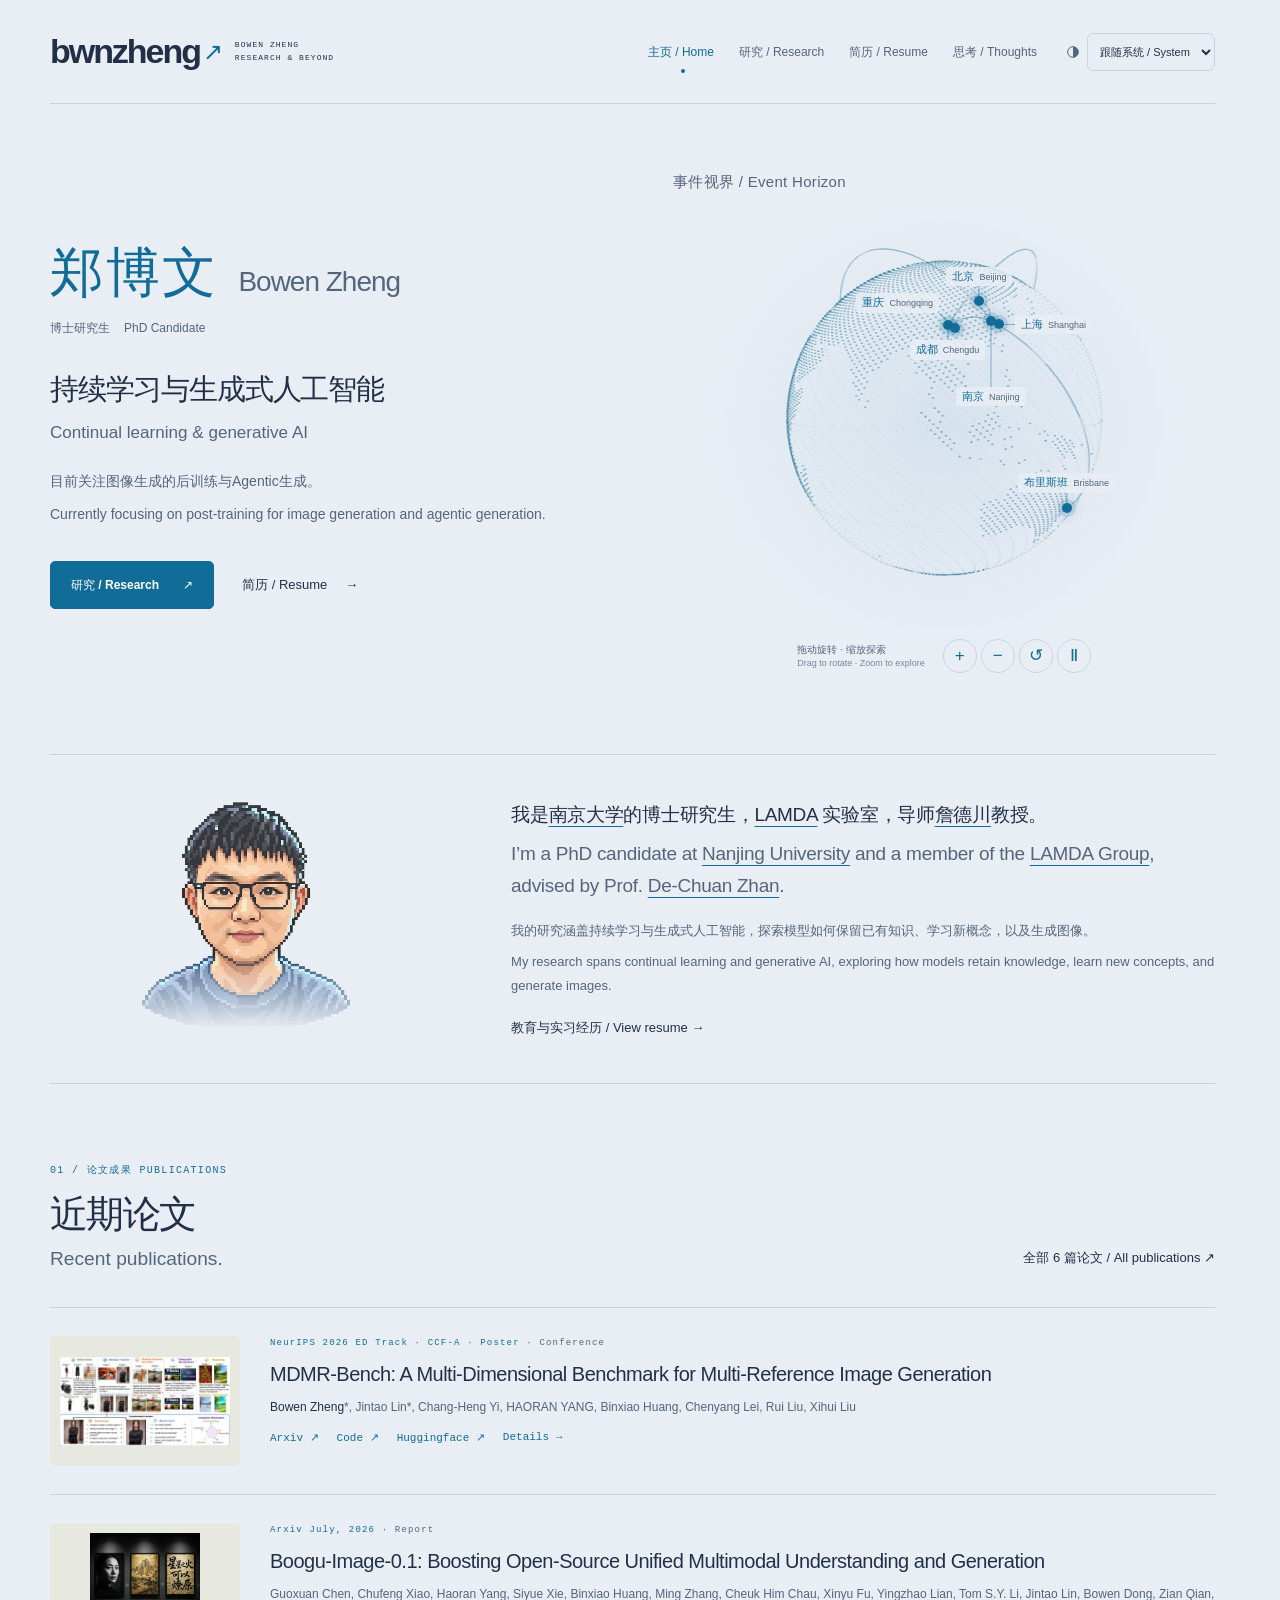
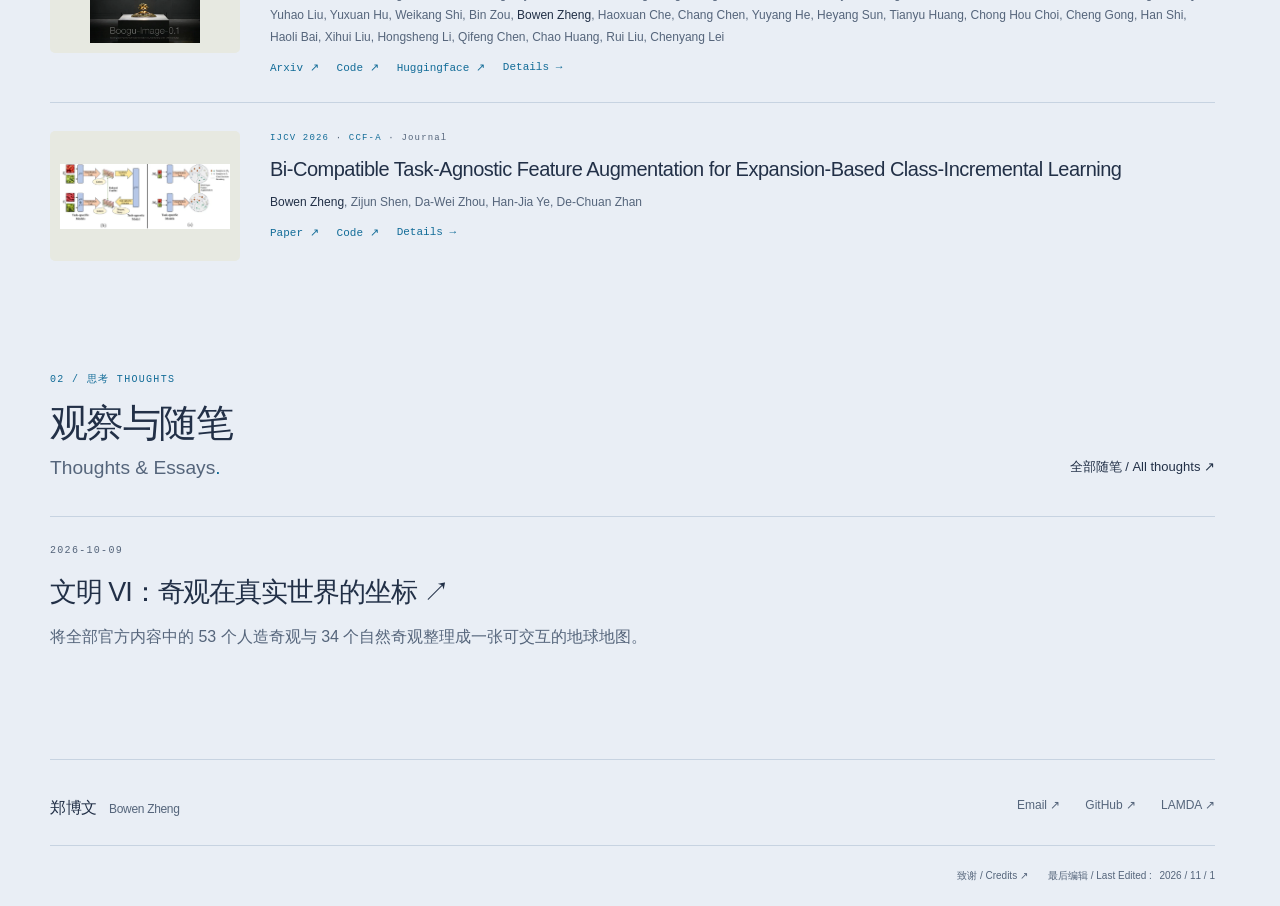
<file: index.html>
<!DOCTYPE html><html lang="en"><head><meta charset="UTF-8"><meta name="viewport" content="width=device-width, initial-scale=1"><meta name="description" content="Bowen Zheng, PhD candidate at LAMDA, Nanjing University. Research in continual learning, generative models, and agentic image generation."><meta name="theme-color" content="#101310"><script>
      document.documentElement.classList.add('js-enabled');
    </script><script>// Runs in the head before first paint, shared by every page.
(() => {
  const storageKey = 'bwnzheng-theme';
  const system = window.matchMedia('(prefers-color-scheme: dark)');
  const normalize = (value) => (['light', 'dark'].includes(value) ? value : 'system');
  let preference = 'system';
  try {
    preference = normalize(localStorage.getItem(storageKey));
  } catch {
    // A blocked storage API should not prevent theme switching.
  }
  const apply = () => {
    const theme = preference === 'system' ? (system.matches ? 'dark' : 'light') : preference;
    document.documentElement.dataset.theme = theme;
    document.documentElement.dataset.themePreference = preference;
    document
      .querySelector('meta[name="theme-color"]')
      ?.setAttribute('content', theme === 'dark' ? '#101310' : '#e9eef5');
    const select = document.getElementById('theme-select');
    if (select) select.value = preference;
  };
  apply();
  system.addEventListener('change', () => {
    if (preference === 'system') apply();
  });
  window.addEventListener('storage', (event) => {
    if (event.key === storageKey || event.key === null) {
      preference = normalize(event.newValue);
      apply();
    }
  });
  document.addEventListener(
    'DOMContentLoaded',
    () => {
      apply();
      document.getElementById('theme-select')?.addEventListener('change', (event) => {
        preference = normalize(event.target.value);
        try {
          if (preference === 'system') localStorage.removeItem(storageKey);
          else localStorage.setItem(storageKey, preference);
        } catch {
          // Keep the choice active in this page even when persistence is unavailable.
        }
        apply();
      });
    },
    { once: true },
  );
})();
</script><meta name="generator" content="Astro v7.3.5"><title>主页 · Home · Bowen Zheng</title><link rel="icon" type="image/svg+xml" href="/favicon.svg"><link rel="canonical" href="https://bwnzheng.github.io/"><meta property="og:title" content="主页 · Home · Bowen Zheng"><meta property="og:description" content="Bowen Zheng, PhD candidate at LAMDA, Nanjing University. Research in continual learning, generative models, and agentic image generation."><meta property="og:type" content="website"><meta property="og:url" content="https://bwnzheng.github.io/"><link rel="stylesheet" href="/_astro/BaseLayout.ZiGx69Mv.css"></head><body><a class="skip-link" href="#main">Skip to content</a><header class="site-header wrap"><a class="wordmark" href="/" aria-label="Bowen Zheng home">bwnzheng<span>↗</span><span class="wordmark-caption">BOWEN ZHENG<br>RESEARCH & BEYOND</span></a><div class="header-controls"><nav aria-label="Main navigation"><a href="/" aria-current="page">主页 / Home</a><a href="/research/">研究 / Research</a><a href="/resume/">简历 / Resume</a><a href="/blog/">思考 / Thoughts</a></nav><label class="theme-picker"><svg viewBox="0 0 24 24" fill="none" stroke="currentColor" stroke-width="1.5" aria-hidden="true"><circle cx="12" cy="12" r="8"></circle><path d="M12 4a8 8 0 0 1 0 16Z" fill="currentColor" stroke="none"></path></svg><span class="sr-only">主题 / Color theme</span><select id="theme-select" aria-label="主题 / Color theme"><option value="system">跟随系统 / System</option><option value="light">日间 / Light</option><option value="dark">夜间 / Dark</option></select><script>
            // Restore the choice as soon as the control is parsed, before first paint.
            document.getElementById('theme-select').value =
              document.documentElement.dataset.themePreference || 'system';
          </script></label></div></header><main id="main"><section class="hero wrap"><div class="hero-copy"><h1><span class="chinese-name" lang="zh">郑博文</span><span class="english-name" lang="en">Bowen Zheng</span></h1><p class="hero-role"><span lang="zh">博士研究生</span><span lang="en">PhD Candidate</span></p><h2 class="bilingual-title"><span lang="zh">持续学习与生成式人工智能</span><span class="title-en" lang="en">Continual learning & generative AI</span></h2><p class="hero-description bilingual-copy"><span lang="zh">目前关注图像生成的后训练与Agentic生成。</span><span lang="en">Currently focusing on post-training for image generation and agentic generation.</span></p><div class="hero-actions"><a class="button primary" href="/research/">研究 / Research <span>↗</span></a><a class="text-link" href="/resume/">简历 / Resume <span>→</span></a></div></div><div class="hero-art" role="region" aria-labelledby="event-horizon-title"><h2 id="event-horizon-title" class="globe-section-title"><span lang="zh">事件视界</span> / <span lang="en">Event Horizon</span></h2><style>astro-island,astro-slot,astro-static-slot{display:contents}</style><script>(()=>{var a=(s,i,o)=>{let r=async()=>{await(await s())()},t=typeof i.value=="object"?i.value:void 0,c={rootMargin:t==null?void 0:t.rootMargin},n=new IntersectionObserver(e=>{for(let l of e)if(l.isIntersecting){n.disconnect(),r();break}},c);for(let e of o.children)n.observe(e)};(self.Astro||(self.Astro={})).visible=a;window.dispatchEvent(new Event("astro:visible"));})();</script><script>(()=>{var g=Object.defineProperty;var w=(a,s,c)=>s in a?g(a,s,{enumerable:!0,configurable:!0,writable:!0,value:c}):a[s]=c;var l=(a,s,c)=>w(a,typeof s!="symbol"?s+"":s,c);var E=new Set(["__proto__","constructor","prototype"]);{let a={0:t=>y(t),1:t=>c(t),2:t=>new RegExp(t),3:t=>new Date(t),4:t=>new Map(c(t)),5:t=>new Set(c(t)),6:t=>BigInt(t),7:t=>new URL(t),8:t=>new Uint8Array(t),9:t=>new Uint16Array(t),10:t=>new Uint32Array(t),11:t=>Number.POSITIVE_INFINITY*t},s=t=>{let[p,e]=t;return p in a?a[p](e):void 0},c=t=>t.map(s),y=t=>typeof t!="object"||t===null?t:Object.fromEntries(Object.entries(t).map(([p,e])=>[p,s(e)]));class f extends HTMLElement{constructor(){super(...arguments);l(this,"Component");l(this,"hydrator");l(this,"hydrate",async()=>{var b;if(!this.hydrator||!this.isConnected)return;let e=(b=this.parentElement)==null?void 0:b.closest("astro-island[ssr]");if(e){e.addEventListener("astro:hydrate",this.hydrate,{once:!0});return}let r=this.querySelectorAll("astro-slot"),n={},d=this.querySelectorAll("template[data-astro-template]");for(let o of d){let i=o.closest(this.tagName);i!=null&&i.isSameNode(this)&&(n[o.getAttribute("data-astro-template")||"default"]=o.innerHTML,o.remove())}for(let o of r){let i=o.closest(this.tagName);i!=null&&i.isSameNode(this)&&(n[o.getAttribute("name")||"default"]=o.innerHTML)}let u;try{u=this.hasAttribute("props")?y(JSON.parse(this.getAttribute("props"))):{}}catch(o){let i=this.getAttribute("component-url")||"<unknown>",v=this.getAttribute("component-export");throw v&&(i+=` (export ${v})`),console.error(`[hydrate] Error parsing props for component ${i}`,this.getAttribute("props"),o),o}let h;await this.hydrator(this)(this.Component,u,n,{client:this.getAttribute("client")}),this.removeAttribute("ssr"),this.dispatchEvent(new CustomEvent("astro:hydrate"))});l(this,"unmount",()=>{this.isConnected||this.dispatchEvent(new CustomEvent("astro:unmount"))})}disconnectedCallback(){document.removeEventListener("astro:after-swap",this.unmount),document.addEventListener("astro:after-swap",this.unmount,{once:!0})}connectedCallback(){if(!this.hasAttribute("await-children")||document.readyState==="interactive"||document.readyState==="complete")this.childrenConnectedCallback();else{let e=()=>{document.removeEventListener("DOMContentLoaded",e),r.disconnect(),this.childrenConnectedCallback()},r=new MutationObserver(()=>{var n;((n=this.lastChild)==null?void 0:n.nodeType)===Node.COMMENT_NODE&&this.lastChild.nodeValue==="astro:end"&&(this.lastChild.remove(),e())});r.observe(this,{childList:!0}),document.addEventListener("DOMContentLoaded",e)}}async childrenConnectedCallback(){let e=this.getAttribute("before-hydration-url");e&&await import(e),this.start()}getRetryImportUrl(e){let r=new URL(e,document.baseURI);return r.searchParams.set("astro-retry",Date.now().toString()),r.toString()}async importWithRetry(e){try{return await import(e)}catch(r){return await new Promise(n=>setTimeout(n,1e3)),import(this.getRetryImportUrl(e))}}handleHydrationError(e){let r=this.getAttribute("component-url"),n=new CustomEvent("astro:hydration-error",{cancelable:!0,bubbles:!0,composed:!0,detail:{error:e,componentUrl:r}});this.dispatchEvent(n)&&console.error(`[astro-island] Error hydrating ${r}`,e)}async start(){let e=JSON.parse(this.getAttribute("opts")),r=this.getAttribute("client");if(Astro[r]===void 0){window.addEventListener(`astro:${r}`,()=>this.start(),{once:!0});return}try{await Astro[r](async()=>{let n=this.getAttribute("renderer-url");try{let[d,{default:u}]=await Promise.all([this.importWithRetry(this.getAttribute("component-url")),n?this.importWithRetry(n):Promise.resolve({default:()=>()=>{}})]),h=this.getAttribute("component-export")||"default";if(h.includes(".")){this.Component=d;for(let m of h.split(".")){if(E.has(m)||!this.Component||typeof this.Component!="object"&&typeof this.Component!="function"||!Object.hasOwn(this.Component,m))throw new Error(`Invalid component export path: ${h}`);this.Component=this.Component[m]}}else{if(E.has(h))throw new Error(`Invalid component export path: ${h}`);this.Component=d[h]}return this.hydrator=u,this.hydrate}catch(d){return this.handleHydrationError(d),()=>{}}},e,this)}catch(n){this.handleHydrationError(n)}}attributeChangedCallback(){this.hydrate()}}l(f,"observedAttributes",["props"]),customElements.get("astro-island")||customElements.define("astro-island",f)}})();</script><astro-island uid="Z26B2J3" prefix="r1" component-url="/_astro/HomeGlobe.DfdtUS0n.js" component-export="default" renderer-url="/_astro/client.CLhIxG29.js" props="{}" ssr client="visible" opts="{&quot;name&quot;:&quot;HomeGlobe&quot;,&quot;value&quot;:true}" await-children><div class="dot-globe"><img class="globe-fallback" src="/images/dot-globe.svg" alt="点阵地球仪 · Dot-matrix globe"/><div class="particle-canvas" role="img" tabindex="-1" aria-label="互动点阵地球仪：拖动旋转，滚轮或双指缩放；方向键旋转，加减键缩放，Home 复位。 Interactive globe: drag to rotate, scroll or pinch to zoom; arrow keys rotate, plus/minus zoom, Home resets."></div><div id="_r1R_0_" class="globe-notation-card" hidden=""></div></div><!--astro:end--></astro-island></div></section><section id="about" class="wrap about-section"><div class="about-identity"><img src="/_astro/bowen-pixel-portrait-v2.DuINHfSW_2rHIns.webp" srcset="/_astro/bowen-pixel-portrait-v2.DuINHfSW_Z1UvjON.webp 240w, /_astro/bowen-pixel-portrait-v2.DuINHfSW_2rHIns.webp 480w" alt aria-hidden="true" sizes="(max-width: 760px) 190px, 245px" loading="lazy" decoding="async" width="480" height="499" class="about-avatar-backdrop avatar-night"><img src="/_astro/bowen-pixel-portrait-day.DvXcB3Wx_Z1NHrRp.webp" srcset="/_astro/bowen-pixel-portrait-day.DvXcB3Wx_FYEbb.webp 240w, /_astro/bowen-pixel-portrait-day.DvXcB3Wx_Z1NHrRp.webp 480w" alt aria-hidden="true" sizes="(max-width: 760px) 190px, 245px" loading="lazy" decoding="async" width="480" height="499" class="about-avatar-backdrop avatar-day"></div><div><p class="about-copy bilingual-copy"><span lang="zh">我是<a href="https://www.nju.edu.cn/" target="_blank" rel="noopener noreferrer" rel="noopener noreferrer">南京大学</a>的博士研究生，<a href="https://www.lamda.nju.edu.cn/" target="_blank" rel="noopener noreferrer" rel="noopener noreferrer">LAMDA</a> 实验室，导师<a href="https://www.lamda.nju.edu.cn/zhandc" target="_blank" rel="noopener noreferrer" rel="noopener noreferrer">詹德川</a>教授。</span><span lang="en">I’m a PhD candidate at <a href="https://www.nju.edu.cn/" target="_blank" rel="noopener noreferrer" rel="noopener noreferrer">Nanjing University</a> and a member of the <a href="https://www.lamda.nju.edu.cn/" target="_blank" rel="noopener noreferrer" rel="noopener noreferrer">LAMDA Group</a>, advised by Prof. <a href="https://www.lamda.nju.edu.cn/zhandc" target="_blank" rel="noopener noreferrer" rel="noopener noreferrer">De-Chuan Zhan</a>.</span></p><p class="bilingual-copy"><span lang="zh">我的研究涵盖持续学习与生成式人工智能，探索模型如何保留已有知识、学习新概念，以及生成图像。</span><span lang="en">My research spans continual learning and generative AI, exploring how models retain knowledge, learn new concepts, and generate images.</span></p><a class="text-link" href="/resume/">教育与实习经历 / View resume →</a></div></section><section class="wrap section"><div class="section-heading"><div><p class="eyebrow"><span>01 /</span> <span lang="zh">论文成果</span> <span lang="en">PUBLICATIONS</span></p><h2 class="bilingual-title"><span lang="zh">近期论文</span><span class="title-en" lang="en">Recent publications<span class="accent">.</span></span></h2></div><a class="text-link" href="/resume/#publications">全部 6 篇论文 / All publications ↗</a></div><div class="publication-list"><article class="publication" data-year="2026" data-type="Conference" data-search="mdmr-bench: a multi-dimensional benchmark for multi-reference image generation bowen zheng*, jintao lin*, chang-heng yi, haoran yang, binxiao huang, chenyang lei, rui liu, xihui liu multi-reference image generation, evaluation benchmark, checklist-based evaluation. neurips 2026 ed track ccf-a poster"><a class="publication-image" href="/papers/mdmr-bench/"><img src="/_astro/mdmr-bench.DdKiKi-2_Z1JyHmh.webp" srcset="/_astro/mdmr-bench.DdKiKi-2_Z1KBf66.webp 360w, /_astro/mdmr-bench.DdKiKi-2_Z1JyHmh.webp 720w" alt="mdmr-bench research overview" sizes="(max-width: 760px) 90vw, 600px" loading="lazy" decoding="async" width="720" height="377"></a><div><p class="eyebrow"><span>NeurIPS 2026 ED Track</span> · <span>CCF-A</span> · <span>Poster</span> · Conference</p><h3><a href="/papers/mdmr-bench/">MDMR-Bench: A Multi-Dimensional Benchmark for Multi-Reference Image Generation</a></h3><p class="authors"><strong>Bowen Zheng</strong>*, Jintao Lin*, Chang-Heng Yi, HAORAN YANG, Binxiao Huang, Chenyang Lei, Rui Liu, Xihui Liu</p><div class="paper-links"><a href="https://arxiv.org/abs/2610.32459v1" target="_blank" rel="noopener noreferrer" rel="noopener noreferrer">Arxiv ↗
            </a><a href="https://github.com/LHRYANG/MDMR-Bench" target="_blank" rel="noopener noreferrer" rel="noopener noreferrer">Code ↗
            </a><a href="https://huggingface.co/datasets/MDMR-Bench/MDMR-Bench" target="_blank" rel="noopener noreferrer" rel="noopener noreferrer">Huggingface ↗
            </a><a href="/papers/mdmr-bench/">Details →</a></div></div></article><article class="publication" data-year="2026" data-type="Report" data-search="boogu-image-0.1: boosting open-source unified multimodal understanding and generation guoxuan chen, chufeng xiao, haoran yang, siyue xie, binxiao huang, ming zhang, cheuk him chau, xinyu fu, yingzhao lian, tom s.y. li, jintao lin, bowen dong, zian qian, yuhao liu, yuxuan hu, weikang shi, bin zou, bowen zheng, haoxuan che, chang chen, yuyang he, heyang sun, tianyu huang, chong hou choi, cheng gong, han shi, haoli bai, xihui liu, hongsheng li, qifeng chen, chao huang, rui liu, chenyang lei a competitive open-source image generation and editing model. arxiv july, 2026  "><a class="publication-image" href="/papers/boogu-image/"><img src="/_astro/boogu-image.BDTxETuF_Z9L20n.webp" srcset="/_astro/boogu-image.BDTxETuF_aqdbP.webp 360w, /_astro/boogu-image.BDTxETuF_Z9L20n.webp 720w" alt="boogu-image research overview" sizes="(max-width: 760px) 90vw, 600px" loading="lazy" decoding="async" width="720" height="720"></a><div><p class="eyebrow"><span>Arxiv July, 2026</span> · Report</p><h3><a href="/papers/boogu-image/">Boogu-Image-0.1: Boosting Open-Source Unified Multimodal Understanding and Generation</a></h3><p class="authors">Guoxuan Chen, Chufeng Xiao, Haoran Yang, Siyue Xie, Binxiao Huang, Ming Zhang, Cheuk Him Chau, Xinyu Fu, Yingzhao Lian, Tom S.Y. Li, Jintao Lin, Bowen Dong, Zian Qian, Yuhao Liu, Yuxuan Hu, Weikang Shi, Bin Zou, <strong>Bowen Zheng</strong>, Haoxuan Che, Chang Chen, Yuyang He, Heyang Sun, Tianyu Huang, Chong Hou Choi, Cheng Gong, Han Shi, Haoli Bai, Xihui Liu, Hongsheng Li, Qifeng Chen, Chao Huang, Rui Liu, Chenyang Lei</p><div class="paper-links"><a href="https://arxiv.org/abs/2607.13125" target="_blank" rel="noopener noreferrer" rel="noopener noreferrer">Arxiv ↗
            </a><a href="https://github.com/boogu-project/Boogu-Image" target="_blank" rel="noopener noreferrer" rel="noopener noreferrer">Code ↗
            </a><a href="https://huggingface.co/Boogu" target="_blank" rel="noopener noreferrer" rel="noopener noreferrer">Huggingface ↗
            </a><a href="/papers/boogu-image/">Details →</a></div></div></article><article class="publication" data-year="2026" data-type="Journal" data-search="bi-compatible task-agnostic feature augmentation for expansion-based class-incremental learning bowen zheng, zijun shen, da-wei zhou, han-jia ye, de-chuan zhan machine learning, continual learning, bi-compatible continual learning ijcv 2026 ccf-a "><a class="publication-image" href="/papers/bitfea/"><img src="/_astro/bitfea.6OL5MgjG_1FLAN7.webp" srcset="/_astro/bitfea.6OL5MgjG_Z1xOLQ2.webp 360w, /_astro/bitfea.6OL5MgjG_1FLAN7.webp 720w" alt="bitfea research overview" sizes="(max-width: 760px) 90vw, 600px" loading="lazy" decoding="async" width="720" height="275"></a><div><p class="eyebrow"><span>IJCV 2026</span> · <span>CCF-A</span> · Journal</p><h3><a href="/papers/bitfea/">Bi-Compatible Task-Agnostic Feature Augmentation for Expansion-Based Class-Incremental Learning</a></h3><p class="authors"><strong>Bowen Zheng</strong>, Zijun Shen, Da-Wei Zhou, Han-Jia Ye, De-Chuan Zhan</p><div class="paper-links"><a href="https://link.springer.com/article/10.1007/s11263-026-02949-2" target="_blank" rel="noopener noreferrer" rel="noopener noreferrer">Paper ↗
            </a><a href="https://github.com/bwnzheng/BitFea_IJCV2026" target="_blank" rel="noopener noreferrer" rel="noopener noreferrer">Code ↗
            </a><a href="/papers/bitfea/">Details →</a></div></div></article></div></section><section class="wrap section"><div class="section-heading"><div><p class="eyebrow"><span>02 /</span> <span lang="zh">思考</span> <span lang="en">THOUGHTS</span></p><h2 class="bilingual-title"><span lang="zh">观察与随笔</span><span class="title-en" lang="en">Thoughts & Essays<span class="accent">.</span></span></h2></div><a class="text-link" href="/blog/">全部随笔 / All thoughts ↗</a></div><div class="notes-list"><a href="/blog/civ6-wonders/"><p class="eyebrow">2026-10-09</p><h2>文明 VI：奇观在真实世界的坐标 ↗</h2><p>将全部官方内容中的 53 个人造奇观与 34 个自然奇观整理成一张可交互的地球地图。</p></a></div></section></main><footer class="wrap site-footer"><div><a class="footer-name" href="/"><span lang="zh">郑博文</span><span lang="en">Bowen Zheng</span></a></div><div class="footer-links"><a href="mailto:zhengbw@lamda.nju.edu.cn">Email ↗</a><a href="https://github.com/bwnzheng" target="_blank" rel="noopener noreferrer" rel="noopener noreferrer">GitHub ↗</a><a href="https://www.lamda.nju.edu.cn/" target="_blank" rel="noopener noreferrer" rel="noopener noreferrer">LAMDA ↗</a></div><div class="footer-bottom"><a href="/credits/">致谢 / Credits ↗</a><div class="footer-editing"><span lang="zh">最后编辑</span> / <span lang="en">Last Edited</span> :<time datetime="2026-11-01">2026 / 11 / 1</time></div></div></footer><script>(() => {
  // This script restores the position; disable competing browser restoration.
  history.scrollRestoration = 'manual';
  const storageKey = `page-state:${location.pathname}${location.search}`;
  const panels = [...document.querySelectorAll('details[id]')];
  const entry = history.state?.pageNavigation;
  let snapshot = entry;
  if (!snapshot) {
    try {
      snapshot = JSON.parse(sessionStorage.getItem(storageKey) || 'null');
    } catch {
      // History restoration still works when session storage is unavailable.
    }
  }

  const sameSiteSource = (value) => {
    if (!value) return null;
    try {
      const source = new URL(value, location.href);
      return source.origin === location.origin &&
        (source.pathname !== location.pathname || source.search !== location.search)
        ? source.href
        : null;
    } catch {
      return null;
    }
  };
  // Keep the source on this history entry so a refresh cannot change it.
  const returnTo = sameSiteSource(entry?.returnTo ?? document.referrer);
  history.replaceState({ ...history.state, pageNavigation: { ...snapshot, returnTo } }, '');

  const openHashTarget = () => {
    let target;
    try {
      target = document.getElementById(decodeURIComponent(location.hash.slice(1)));
    } catch {
      return null;
    }
    for (
      let panel = target?.closest('details');
      panel;
      panel = panel.parentElement?.closest('details')
    ) {
      panel.open = true;
    }
    return target;
  };
  const restore = () => {
    const saved = history.state?.pageNavigation;
    if (Array.isArray(saved?.open)) {
      panels.forEach((panel) => {
        panel.open = saved.open.includes(panel.id);
      });
    }
    return openHashTarget();
  };
  let ready = false;
  let saveFrame = 0;
  const save = () => {
    cancelAnimationFrame(saveFrame);
    saveFrame = 0;
    if (!ready) return;
    const saved = {
      returnTo,
      open: panels.filter((panel) => panel.open).map((panel) => panel.id),
      scrollY: window.scrollY,
    };
    history.replaceState({ ...history.state, pageNavigation: saved }, '');
    try {
      // Also restore when a return link loads the source as a new history entry.
      sessionStorage.setItem(
        storageKey,
        JSON.stringify({ open: saved.open, scrollY: saved.scrollY }),
      );
    } catch {
      // Storage restrictions must not prevent normal navigation.
    }
  };
  restore();
  panels.forEach((panel) => panel.addEventListener('toggle', save));
  document.addEventListener('click', save, { capture: true });
  // Update the history entry while scrolling: pagehide may be too late for reload.
  window.addEventListener(
    'scroll',
    () => {
      if (ready && !saveFrame) saveFrame = requestAnimationFrame(save);
    },
    { passive: true },
  );
  window.addEventListener('pagehide', save);
  document.addEventListener('visibilitychange', () => {
    if (document.hidden) save();
  });
  window.addEventListener('hashchange', openHashTarget);
  window.addEventListener('pageshow', () => {
    ready = false;
    cancelAnimationFrame(saveFrame);
    saveFrame = 0;
    const target = restore();
    const saved = history.state?.pageNavigation;
    requestAnimationFrame(() =>
      requestAnimationFrame(() => {
        if (typeof saved?.scrollY === 'number') {
          window.scrollTo({ top: saved.scrollY, behavior: 'instant' });
        } else {
          target?.scrollIntoView({ behavior: 'instant', block: 'start' });
        }
        ready = true;
      }),
    );
  });

  document.querySelectorAll('[data-back-link]').forEach((link) => {
    if (!returnTo) return;
    link.href = returnTo;
    link.addEventListener('click', (event) => {
      if (
        event.button ||
        event.metaKey ||
        event.ctrlKey ||
        event.shiftKey ||
        event.altKey ||
        history.length < 2
      )
        return;
      event.preventDefault();
      history.back();
    });
  });
})();
</script></body></html>
</file>
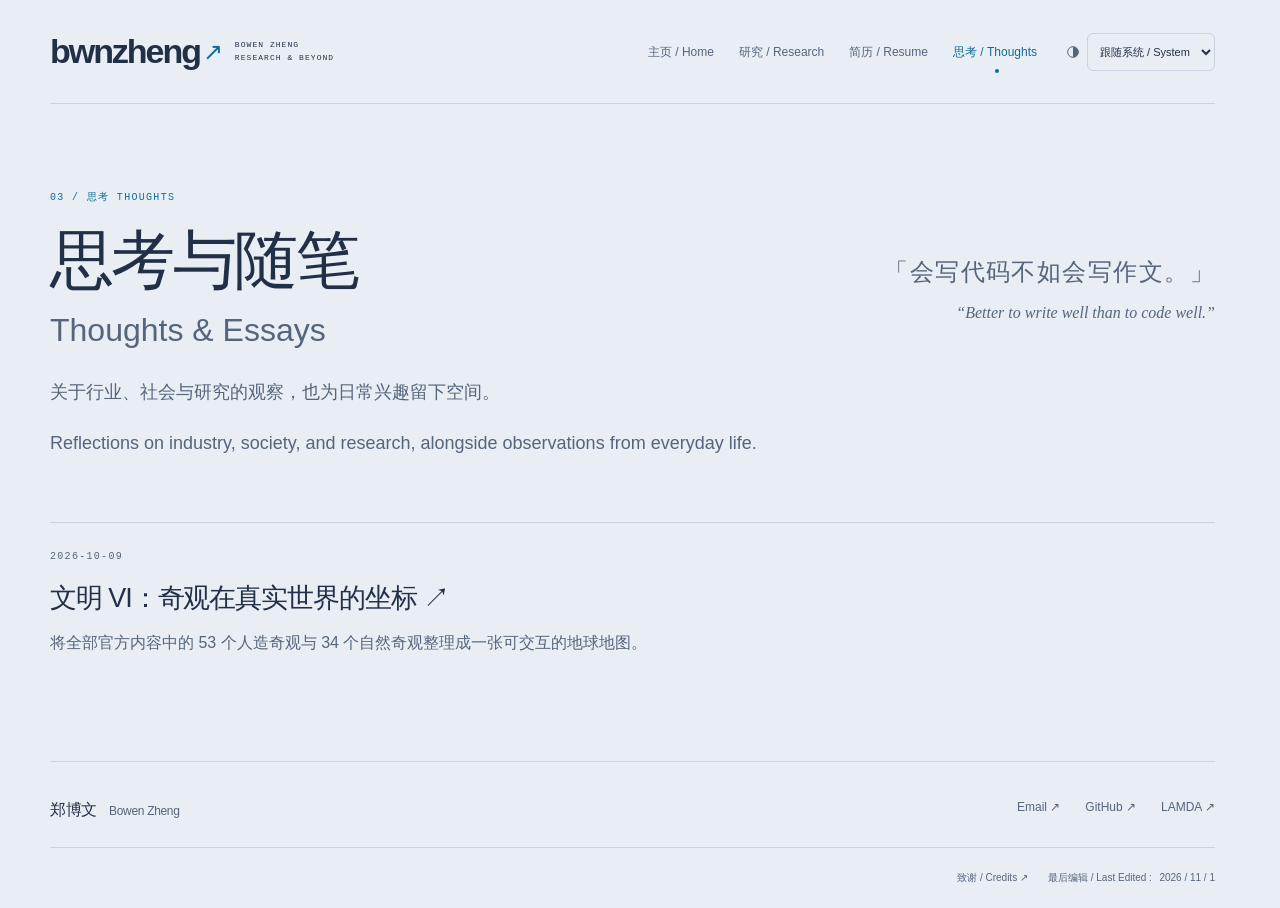
<file: blog/index.html>
<!DOCTYPE html><html lang="en"><head><meta charset="UTF-8"><meta name="viewport" content="width=device-width, initial-scale=1"><meta name="description" content="Bowen Zheng, PhD candidate at LAMDA, Nanjing University. Research in continual learning, generative models, and agentic image generation."><meta name="theme-color" content="#101310"><script>
      document.documentElement.classList.add('js-enabled');
    </script><script>// Runs in the head before first paint, shared by every page.
(() => {
  const storageKey = 'bwnzheng-theme';
  const system = window.matchMedia('(prefers-color-scheme: dark)');
  const normalize = (value) => (['light', 'dark'].includes(value) ? value : 'system');
  let preference = 'system';
  try {
    preference = normalize(localStorage.getItem(storageKey));
  } catch {
    // A blocked storage API should not prevent theme switching.
  }
  const apply = () => {
    const theme = preference === 'system' ? (system.matches ? 'dark' : 'light') : preference;
    document.documentElement.dataset.theme = theme;
    document.documentElement.dataset.themePreference = preference;
    document
      .querySelector('meta[name="theme-color"]')
      ?.setAttribute('content', theme === 'dark' ? '#101310' : '#e9eef5');
    const select = document.getElementById('theme-select');
    if (select) select.value = preference;
  };
  apply();
  system.addEventListener('change', () => {
    if (preference === 'system') apply();
  });
  window.addEventListener('storage', (event) => {
    if (event.key === storageKey || event.key === null) {
      preference = normalize(event.newValue);
      apply();
    }
  });
  document.addEventListener(
    'DOMContentLoaded',
    () => {
      apply();
      document.getElementById('theme-select')?.addEventListener('change', (event) => {
        preference = normalize(event.target.value);
        try {
          if (preference === 'system') localStorage.removeItem(storageKey);
          else localStorage.setItem(storageKey, preference);
        } catch {
          // Keep the choice active in this page even when persistence is unavailable.
        }
        apply();
      });
    },
    { once: true },
  );
})();
</script><meta name="generator" content="Astro v7.3.5"><title>思考 · Thoughts · Bowen Zheng</title><link rel="icon" type="image/svg+xml" href="/favicon.svg"><link rel="canonical" href="https://bwnzheng.github.io/blog/"><meta property="og:title" content="思考 · Thoughts · Bowen Zheng"><meta property="og:description" content="Bowen Zheng, PhD candidate at LAMDA, Nanjing University. Research in continual learning, generative models, and agentic image generation."><meta property="og:type" content="website"><meta property="og:url" content="https://bwnzheng.github.io/blog/"><link rel="stylesheet" href="/_astro/BaseLayout.ZiGx69Mv.css"><style>.page-heading-with-quote[data-astro-cid-s7fn5vct]{max-width:none}.page-heading-title-row[data-astro-cid-s7fn5vct]{justify-content:space-between;align-items:center;gap:24px;margin-bottom:24px;display:flex}.page-heading-title-row[data-astro-cid-s7fn5vct] h1[data-astro-cid-s7fn5vct]{flex-shrink:0;margin-bottom:0}.page-heading-quote[data-astro-cid-s7fn5vct]{margin:0;text-align:right;max-width:420px;color:var(--muted);margin-inline-start:auto;line-height:1.8}.page-heading-quote[data-astro-cid-s7fn5vct] p[data-astro-cid-s7fn5vct]{margin:0}.page-heading-quote[data-astro-cid-s7fn5vct]>[data-astro-cid-s7fn5vct][lang=zh]{letter-spacing:.06em;font-family:Kaiti SC,STKaiti,KaiTi,楷体,serif;font-size:clamp(20px,2vw,24px)}.page-heading-quote[data-astro-cid-s7fn5vct]>[data-astro-cid-s7fn5vct][lang=en]{font-synthesis:style;margin-top:6px;font-family:Georgia,Times New Roman,serif;font-size:16px;font-style:italic;line-height:1.6}.page-heading-long-quote[data-astro-cid-s7fn5vct] .page-heading-quote[data-astro-cid-s7fn5vct]{max-width:560px}.quote-author[data-astro-cid-s7fn5vct]{flex-wrap:wrap;justify-content:flex-end;gap:0 8px;margin-top:12px;font-size:13px;line-height:1.6;display:flex}@media (width>=701px) and (width<=1000px){.page-heading-long-quote[data-astro-cid-s7fn5vct]{flex-direction:column;align-items:flex-start}}@media (width<=700px){.page-heading-title-row[data-astro-cid-s7fn5vct]{flex-direction:column;align-items:flex-start;gap:16px}.page-heading-quote[data-astro-cid-s7fn5vct]{text-align:left;margin-inline-start:0}.quote-author[data-astro-cid-s7fn5vct]{justify-content:flex-start}}
</style></head><body><a class="skip-link" href="#main">Skip to content</a><header class="site-header wrap"><a class="wordmark" href="/" aria-label="Bowen Zheng home">bwnzheng<span>↗</span><span class="wordmark-caption">BOWEN ZHENG<br>RESEARCH & BEYOND</span></a><div class="header-controls"><nav aria-label="Main navigation"><a href="/">主页 / Home</a><a href="/research/">研究 / Research</a><a href="/resume/">简历 / Resume</a><a href="/blog/" aria-current="page">思考 / Thoughts</a></nav><label class="theme-picker"><svg viewBox="0 0 24 24" fill="none" stroke="currentColor" stroke-width="1.5" aria-hidden="true"><circle cx="12" cy="12" r="8"></circle><path d="M12 4a8 8 0 0 1 0 16Z" fill="currentColor" stroke="none"></path></svg><span class="sr-only">主题 / Color theme</span><select id="theme-select" aria-label="主题 / Color theme"><option value="system">跟随系统 / System</option><option value="light">日间 / Light</option><option value="dark">夜间 / Dark</option></select><script>
            // Restore the choice as soon as the control is parsed, before first paint.
            document.getElementById('theme-select').value =
              document.documentElement.dataset.themePreference || 'system';
          </script></label></div></header><main id="main"><div class="wrap"><header class="page-heading page-heading-with-quote" data-astro-cid-s7fn5vct><p class="eyebrow" data-astro-cid-s7fn5vct><span data-astro-cid-s7fn5vct>03 /</span><span lang="zh" data-astro-cid-s7fn5vct>思考</span><span lang="en" data-astro-cid-s7fn5vct>THOUGHTS</span></p><div class="page-heading-title-row" data-astro-cid-s7fn5vct><h1 class="bilingual-title" data-astro-cid-s7fn5vct><span lang="zh" data-astro-cid-s7fn5vct>思考与随笔</span><span class="title-en" lang="en" data-astro-cid-s7fn5vct>Thoughts &amp; Essays</span></h1><blockquote class="page-heading-quote" data-astro-cid-s7fn5vct><p lang="zh" data-astro-cid-s7fn5vct>「会写代码不如会写作文。」</p><p lang="en" data-astro-cid-s7fn5vct>“Better to write well than to code well.”</p></blockquote></div><p class="lead" lang="zh" data-astro-cid-s7fn5vct>关于行业、社会与研究的观察，也为日常兴趣留下空间。</p><p class="lead" lang="en" data-astro-cid-s7fn5vct>Reflections on industry, society, and research, alongside observations from everyday life.</p></header><div class="notes-list"><a href="/blog/civ6-wonders/"><p class="eyebrow">2026-10-09</p><h2>文明 VI：奇观在真实世界的坐标 ↗</h2><p>将全部官方内容中的 53 个人造奇观与 34 个自然奇观整理成一张可交互的地球地图。</p></a></div></div></main><footer class="wrap site-footer"><div><a class="footer-name" href="/"><span lang="zh">郑博文</span><span lang="en">Bowen Zheng</span></a></div><div class="footer-links"><a href="mailto:zhengbw@lamda.nju.edu.cn">Email ↗</a><a href="https://github.com/bwnzheng" target="_blank" rel="noopener noreferrer" rel="noopener noreferrer">GitHub ↗</a><a href="https://www.lamda.nju.edu.cn/" target="_blank" rel="noopener noreferrer" rel="noopener noreferrer">LAMDA ↗</a></div><div class="footer-bottom"><a href="/credits/">致谢 / Credits ↗</a><div class="footer-editing"><span lang="zh">最后编辑</span> / <span lang="en">Last Edited</span> :<time datetime="2026-11-01">2026 / 11 / 1</time></div></div></footer><script>(() => {
  // This script restores the position; disable competing browser restoration.
  history.scrollRestoration = 'manual';
  const storageKey = `page-state:${location.pathname}${location.search}`;
  const panels = [...document.querySelectorAll('details[id]')];
  const entry = history.state?.pageNavigation;
  let snapshot = entry;
  if (!snapshot) {
    try {
      snapshot = JSON.parse(sessionStorage.getItem(storageKey) || 'null');
    } catch {
      // History restoration still works when session storage is unavailable.
    }
  }

  const sameSiteSource = (value) => {
    if (!value) return null;
    try {
      const source = new URL(value, location.href);
      return source.origin === location.origin &&
        (source.pathname !== location.pathname || source.search !== location.search)
        ? source.href
        : null;
    } catch {
      return null;
    }
  };
  // Keep the source on this history entry so a refresh cannot change it.
  const returnTo = sameSiteSource(entry?.returnTo ?? document.referrer);
  history.replaceState({ ...history.state, pageNavigation: { ...snapshot, returnTo } }, '');

  const openHashTarget = () => {
    let target;
    try {
      target = document.getElementById(decodeURIComponent(location.hash.slice(1)));
    } catch {
      return null;
    }
    for (
      let panel = target?.closest('details');
      panel;
      panel = panel.parentElement?.closest('details')
    ) {
      panel.open = true;
    }
    return target;
  };
  const restore = () => {
    const saved = history.state?.pageNavigation;
    if (Array.isArray(saved?.open)) {
      panels.forEach((panel) => {
        panel.open = saved.open.includes(panel.id);
      });
    }
    return openHashTarget();
  };
  let ready = false;
  let saveFrame = 0;
  const save = () => {
    cancelAnimationFrame(saveFrame);
    saveFrame = 0;
    if (!ready) return;
    const saved = {
      returnTo,
      open: panels.filter((panel) => panel.open).map((panel) => panel.id),
      scrollY: window.scrollY,
    };
    history.replaceState({ ...history.state, pageNavigation: saved }, '');
    try {
      // Also restore when a return link loads the source as a new history entry.
      sessionStorage.setItem(
        storageKey,
        JSON.stringify({ open: saved.open, scrollY: saved.scrollY }),
      );
    } catch {
      // Storage restrictions must not prevent normal navigation.
    }
  };
  restore();
  panels.forEach((panel) => panel.addEventListener('toggle', save));
  document.addEventListener('click', save, { capture: true });
  // Update the history entry while scrolling: pagehide may be too late for reload.
  window.addEventListener(
    'scroll',
    () => {
      if (ready && !saveFrame) saveFrame = requestAnimationFrame(save);
    },
    { passive: true },
  );
  window.addEventListener('pagehide', save);
  document.addEventListener('visibilitychange', () => {
    if (document.hidden) save();
  });
  window.addEventListener('hashchange', openHashTarget);
  window.addEventListener('pageshow', () => {
    ready = false;
    cancelAnimationFrame(saveFrame);
    saveFrame = 0;
    const target = restore();
    const saved = history.state?.pageNavigation;
    requestAnimationFrame(() =>
      requestAnimationFrame(() => {
        if (typeof saved?.scrollY === 'number') {
          window.scrollTo({ top: saved.scrollY, behavior: 'instant' });
        } else {
          target?.scrollIntoView({ behavior: 'instant', block: 'start' });
        }
        ready = true;
      }),
    );
  });

  document.querySelectorAll('[data-back-link]').forEach((link) => {
    if (!returnTo) return;
    link.href = returnTo;
    link.addEventListener('click', (event) => {
      if (
        event.button ||
        event.metaKey ||
        event.ctrlKey ||
        event.shiftKey ||
        event.altKey ||
        history.length < 2
      )
        return;
      event.preventDefault();
      history.back();
    });
  });
})();
</script></body></html>
</file>
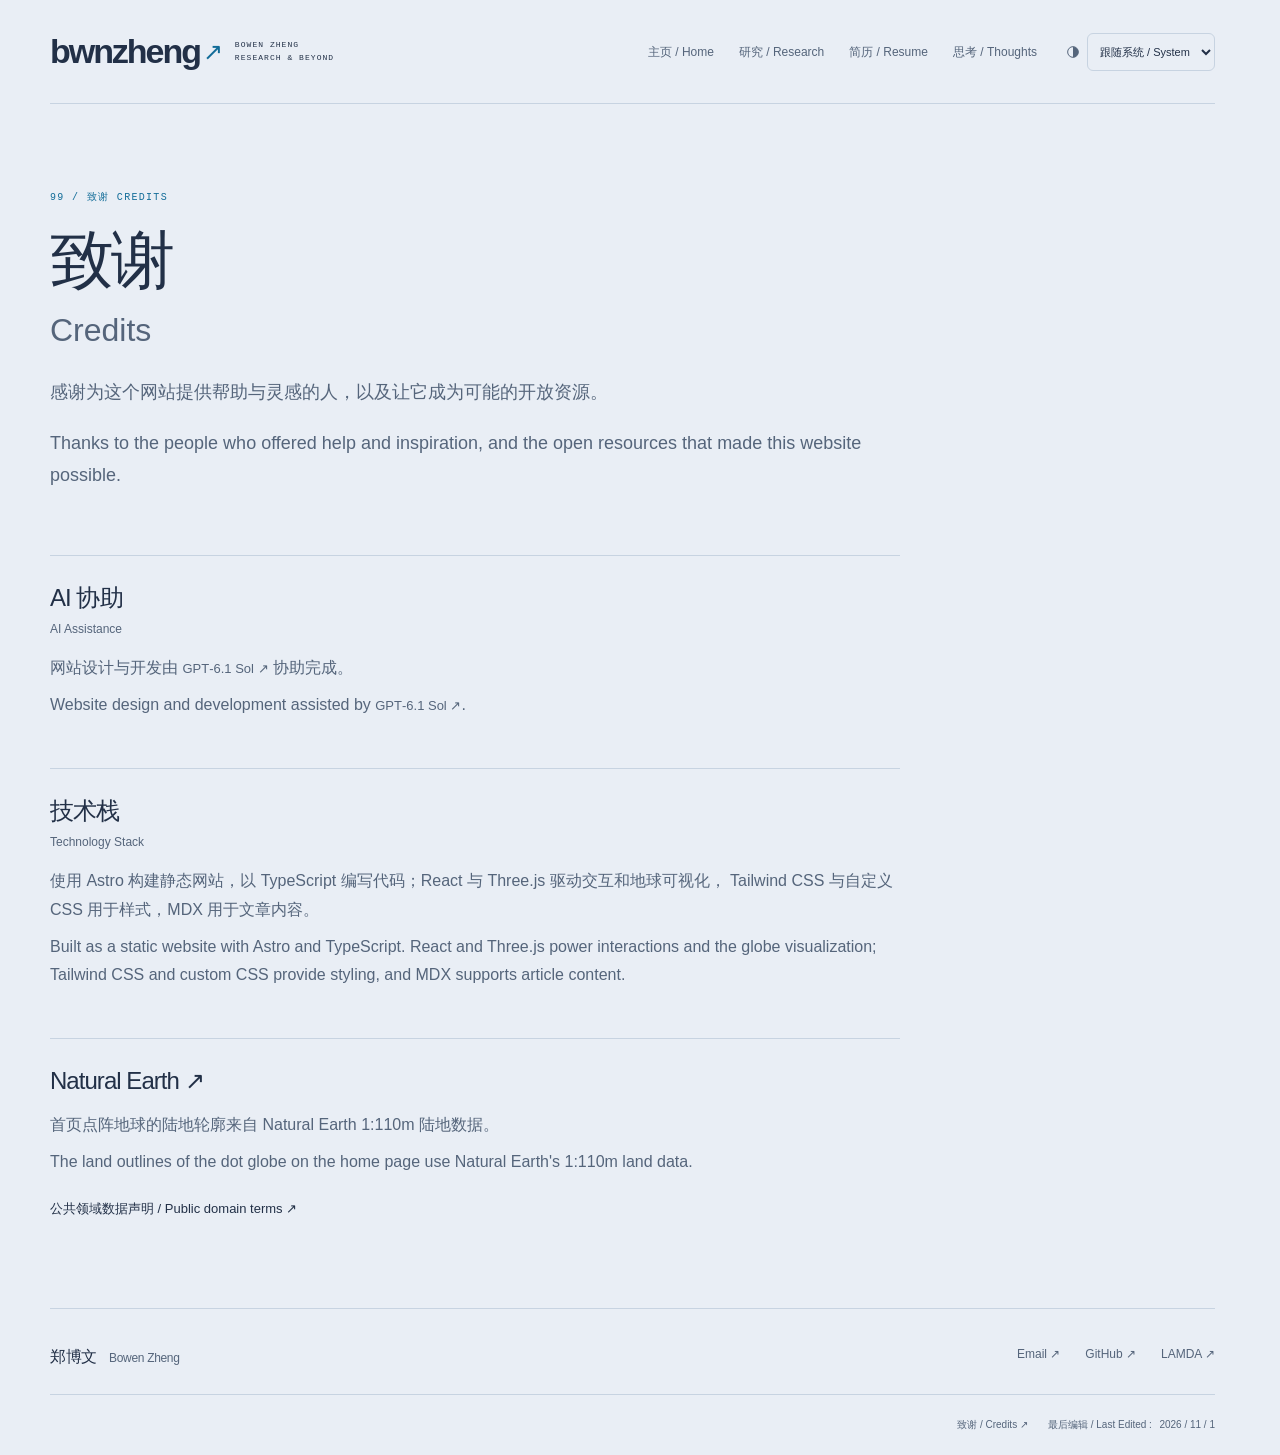
<file: credits/index.html>
<!DOCTYPE html><html lang="en"><head><meta charset="UTF-8"><meta name="viewport" content="width=device-width, initial-scale=1"><meta name="description" content="Acknowledgments and sources for this website."><meta name="theme-color" content="#101310"><script>
      document.documentElement.classList.add('js-enabled');
    </script><script>// Runs in the head before first paint, shared by every page.
(() => {
  const storageKey = 'bwnzheng-theme';
  const system = window.matchMedia('(prefers-color-scheme: dark)');
  const normalize = (value) => (['light', 'dark'].includes(value) ? value : 'system');
  let preference = 'system';
  try {
    preference = normalize(localStorage.getItem(storageKey));
  } catch {
    // A blocked storage API should not prevent theme switching.
  }
  const apply = () => {
    const theme = preference === 'system' ? (system.matches ? 'dark' : 'light') : preference;
    document.documentElement.dataset.theme = theme;
    document.documentElement.dataset.themePreference = preference;
    document
      .querySelector('meta[name="theme-color"]')
      ?.setAttribute('content', theme === 'dark' ? '#101310' : '#e9eef5');
    const select = document.getElementById('theme-select');
    if (select) select.value = preference;
  };
  apply();
  system.addEventListener('change', () => {
    if (preference === 'system') apply();
  });
  window.addEventListener('storage', (event) => {
    if (event.key === storageKey || event.key === null) {
      preference = normalize(event.newValue);
      apply();
    }
  });
  document.addEventListener(
    'DOMContentLoaded',
    () => {
      apply();
      document.getElementById('theme-select')?.addEventListener('change', (event) => {
        preference = normalize(event.target.value);
        try {
          if (preference === 'system') localStorage.removeItem(storageKey);
          else localStorage.setItem(storageKey, preference);
        } catch {
          // Keep the choice active in this page even when persistence is unavailable.
        }
        apply();
      });
    },
    { once: true },
  );
})();
</script><meta name="generator" content="Astro v7.3.5"><title>致谢 · Credits · Bowen Zheng</title><link rel="icon" type="image/svg+xml" href="/favicon.svg"><link rel="canonical" href="https://bwnzheng.github.io/credits/"><meta property="og:title" content="致谢 · Credits · Bowen Zheng"><meta property="og:description" content="Acknowledgments and sources for this website."><meta property="og:type" content="website"><meta property="og:url" content="https://bwnzheng.github.io/credits/"><link rel="stylesheet" href="/_astro/BaseLayout.ZiGx69Mv.css"><style>.page-heading-with-quote[data-astro-cid-s7fn5vct]{max-width:none}.page-heading-title-row[data-astro-cid-s7fn5vct]{justify-content:space-between;align-items:center;gap:24px;margin-bottom:24px;display:flex}.page-heading-title-row[data-astro-cid-s7fn5vct] h1[data-astro-cid-s7fn5vct]{flex-shrink:0;margin-bottom:0}.page-heading-quote[data-astro-cid-s7fn5vct]{margin:0;text-align:right;max-width:420px;color:var(--muted);margin-inline-start:auto;line-height:1.8}.page-heading-quote[data-astro-cid-s7fn5vct] p[data-astro-cid-s7fn5vct]{margin:0}.page-heading-quote[data-astro-cid-s7fn5vct]>[data-astro-cid-s7fn5vct][lang=zh]{letter-spacing:.06em;font-family:Kaiti SC,STKaiti,KaiTi,楷体,serif;font-size:clamp(20px,2vw,24px)}.page-heading-quote[data-astro-cid-s7fn5vct]>[data-astro-cid-s7fn5vct][lang=en]{font-synthesis:style;margin-top:6px;font-family:Georgia,Times New Roman,serif;font-size:16px;font-style:italic;line-height:1.6}.page-heading-long-quote[data-astro-cid-s7fn5vct] .page-heading-quote[data-astro-cid-s7fn5vct]{max-width:560px}.quote-author[data-astro-cid-s7fn5vct]{flex-wrap:wrap;justify-content:flex-end;gap:0 8px;margin-top:12px;font-size:13px;line-height:1.6;display:flex}@media (width>=701px) and (width<=1000px){.page-heading-long-quote[data-astro-cid-s7fn5vct]{flex-direction:column;align-items:flex-start}}@media (width<=700px){.page-heading-title-row[data-astro-cid-s7fn5vct]{flex-direction:column;align-items:flex-start;gap:16px}.page-heading-quote[data-astro-cid-s7fn5vct]{text-align:left;margin-inline-start:0}.quote-author[data-astro-cid-s7fn5vct]{justify-content:flex-start}}
.credit-entry[data-astro-cid-obf5vjbg]{border-top:1px solid var(--line);max-width:850px;padding-block:28px}.credit-entry[data-astro-cid-obf5vjbg] h2[data-astro-cid-obf5vjbg]{margin-bottom:16px;font-size:24px}.credit-entry[data-astro-cid-obf5vjbg] p[data-astro-cid-obf5vjbg]{color:var(--muted);margin-bottom:20px;line-height:1.8}
</style></head><body><a class="skip-link" href="#main">Skip to content</a><header class="site-header wrap"><a class="wordmark" href="/" aria-label="Bowen Zheng home">bwnzheng<span>↗</span><span class="wordmark-caption">BOWEN ZHENG<br>RESEARCH & BEYOND</span></a><div class="header-controls"><nav aria-label="Main navigation"><a href="/">主页 / Home</a><a href="/research/">研究 / Research</a><a href="/resume/">简历 / Resume</a><a href="/blog/">思考 / Thoughts</a></nav><label class="theme-picker"><svg viewBox="0 0 24 24" fill="none" stroke="currentColor" stroke-width="1.5" aria-hidden="true"><circle cx="12" cy="12" r="8"></circle><path d="M12 4a8 8 0 0 1 0 16Z" fill="currentColor" stroke="none"></path></svg><span class="sr-only">主题 / Color theme</span><select id="theme-select" aria-label="主题 / Color theme"><option value="system">跟随系统 / System</option><option value="light">日间 / Light</option><option value="dark">夜间 / Dark</option></select><script>
            // Restore the choice as soon as the control is parsed, before first paint.
            document.getElementById('theme-select').value =
              document.documentElement.dataset.themePreference || 'system';
          </script></label></div></header><main id="main"><div class="wrap" data-astro-cid-obf5vjbg><header class="page-heading" data-astro-cid-s7fn5vct><p class="eyebrow" data-astro-cid-s7fn5vct><span data-astro-cid-s7fn5vct>99 /</span><span lang="zh" data-astro-cid-s7fn5vct>致谢</span><span lang="en" data-astro-cid-s7fn5vct>CREDITS</span></p><div data-astro-cid-s7fn5vct><h1 class="bilingual-title" data-astro-cid-s7fn5vct><span lang="zh" data-astro-cid-s7fn5vct>致谢</span><span class="title-en" lang="en" data-astro-cid-s7fn5vct>Credits</span></h1></div><p class="lead" lang="zh" data-astro-cid-s7fn5vct>感谢为这个网站提供帮助与灵感的人，以及让它成为可能的开放资源。</p><p class="lead" lang="en" data-astro-cid-s7fn5vct>Thanks to the people who offered help and inspiration, and the open resources that made this website possible.</p></header><section class="credit-entry" aria-labelledby="ai-title" data-astro-cid-obf5vjbg><h2 id="ai-title" class="bilingual-title" data-astro-cid-obf5vjbg><span lang="zh" data-astro-cid-obf5vjbg>AI 协助</span><span class="title-en" lang="en" data-astro-cid-obf5vjbg>AI Assistance</span></h2><p class="bilingual-copy" data-astro-cid-obf5vjbg><span lang="zh" data-astro-cid-obf5vjbg>网站设计与开发由 <a class="text-link" data-astro-cid-obf5vjbg="true" href="https://developers.openai.com/api/docs/models/gpt-6.1-sol" target="_blank" rel="noopener noreferrer" rel="noopener noreferrer">
            GPT‑6.1 Sol ↗
          </a> 协助完成。</span><span lang="en" data-astro-cid-obf5vjbg>Website design and development assisted by <a class="text-link" data-astro-cid-obf5vjbg="true" href="https://developers.openai.com/api/docs/models/gpt-6.1-sol" target="_blank" rel="noopener noreferrer" rel="noopener noreferrer">
            GPT‑6.1 Sol ↗
          </a>.</span></p></section><section class="credit-entry" aria-labelledby="stack-title" data-astro-cid-obf5vjbg><h2 id="stack-title" class="bilingual-title" data-astro-cid-obf5vjbg><span lang="zh" data-astro-cid-obf5vjbg>技术栈</span><span class="title-en" lang="en" data-astro-cid-obf5vjbg>Technology Stack</span></h2><p class="bilingual-copy" data-astro-cid-obf5vjbg><span lang="zh" data-astro-cid-obf5vjbg>使用 Astro 构建静态网站，以 TypeScript 编写代码；React 与 Three.js 驱动交互和地球可视化， Tailwind CSS 与自定义 CSS 用于样式，MDX 用于文章内容。</span><span lang="en" data-astro-cid-obf5vjbg>Built as a static website with Astro and TypeScript. React and Three.js power interactions and the globe visualization; Tailwind CSS and custom CSS provide styling, and MDX supports article content.</span></p></section><section class="credit-entry" aria-labelledby="natural-earth-title" data-astro-cid-obf5vjbg><h2 id="natural-earth-title" data-astro-cid-obf5vjbg><a data-astro-cid-obf5vjbg="true" href="https://www.naturalearthdata.com/" target="_blank" rel="noopener noreferrer" rel="noopener noreferrer">Natural Earth ↗</a></h2><p class="bilingual-copy" data-astro-cid-obf5vjbg><span lang="zh" data-astro-cid-obf5vjbg>首页点阵地球的陆地轮廓来自 Natural Earth 1:110m 陆地数据。</span><span lang="en" data-astro-cid-obf5vjbg>The land outlines of the dot globe on the home page use Natural Earth's 1:110m land data.</span></p><a class="text-link" data-astro-cid-obf5vjbg="true" href="https://www.naturalearthdata.com/about/terms-of-use/" target="_blank" rel="noopener noreferrer" rel="noopener noreferrer">
        公共领域数据声明 / Public domain terms ↗
      </a></section></div></main><footer class="wrap site-footer"><div><a class="footer-name" href="/"><span lang="zh">郑博文</span><span lang="en">Bowen Zheng</span></a></div><div class="footer-links"><a href="mailto:zhengbw@lamda.nju.edu.cn">Email ↗</a><a href="https://github.com/bwnzheng" target="_blank" rel="noopener noreferrer" rel="noopener noreferrer">GitHub ↗</a><a href="https://www.lamda.nju.edu.cn/" target="_blank" rel="noopener noreferrer" rel="noopener noreferrer">LAMDA ↗</a></div><div class="footer-bottom"><a href="/credits/" aria-current="page">致谢 / Credits ↗</a><div class="footer-editing"><span lang="zh">最后编辑</span> / <span lang="en">Last Edited</span> :<time datetime="2026-11-01">2026 / 11 / 1</time></div></div></footer><script>(() => {
  // This script restores the position; disable competing browser restoration.
  history.scrollRestoration = 'manual';
  const storageKey = `page-state:${location.pathname}${location.search}`;
  const panels = [...document.querySelectorAll('details[id]')];
  const entry = history.state?.pageNavigation;
  let snapshot = entry;
  if (!snapshot) {
    try {
      snapshot = JSON.parse(sessionStorage.getItem(storageKey) || 'null');
    } catch {
      // History restoration still works when session storage is unavailable.
    }
  }

  const sameSiteSource = (value) => {
    if (!value) return null;
    try {
      const source = new URL(value, location.href);
      return source.origin === location.origin &&
        (source.pathname !== location.pathname || source.search !== location.search)
        ? source.href
        : null;
    } catch {
      return null;
    }
  };
  // Keep the source on this history entry so a refresh cannot change it.
  const returnTo = sameSiteSource(entry?.returnTo ?? document.referrer);
  history.replaceState({ ...history.state, pageNavigation: { ...snapshot, returnTo } }, '');

  const openHashTarget = () => {
    let target;
    try {
      target = document.getElementById(decodeURIComponent(location.hash.slice(1)));
    } catch {
      return null;
    }
    for (
      let panel = target?.closest('details');
      panel;
      panel = panel.parentElement?.closest('details')
    ) {
      panel.open = true;
    }
    return target;
  };
  const restore = () => {
    const saved = history.state?.pageNavigation;
    if (Array.isArray(saved?.open)) {
      panels.forEach((panel) => {
        panel.open = saved.open.includes(panel.id);
      });
    }
    return openHashTarget();
  };
  let ready = false;
  let saveFrame = 0;
  const save = () => {
    cancelAnimationFrame(saveFrame);
    saveFrame = 0;
    if (!ready) return;
    const saved = {
      returnTo,
      open: panels.filter((panel) => panel.open).map((panel) => panel.id),
      scrollY: window.scrollY,
    };
    history.replaceState({ ...history.state, pageNavigation: saved }, '');
    try {
      // Also restore when a return link loads the source as a new history entry.
      sessionStorage.setItem(
        storageKey,
        JSON.stringify({ open: saved.open, scrollY: saved.scrollY }),
      );
    } catch {
      // Storage restrictions must not prevent normal navigation.
    }
  };
  restore();
  panels.forEach((panel) => panel.addEventListener('toggle', save));
  document.addEventListener('click', save, { capture: true });
  // Update the history entry while scrolling: pagehide may be too late for reload.
  window.addEventListener(
    'scroll',
    () => {
      if (ready && !saveFrame) saveFrame = requestAnimationFrame(save);
    },
    { passive: true },
  );
  window.addEventListener('pagehide', save);
  document.addEventListener('visibilitychange', () => {
    if (document.hidden) save();
  });
  window.addEventListener('hashchange', openHashTarget);
  window.addEventListener('pageshow', () => {
    ready = false;
    cancelAnimationFrame(saveFrame);
    saveFrame = 0;
    const target = restore();
    const saved = history.state?.pageNavigation;
    requestAnimationFrame(() =>
      requestAnimationFrame(() => {
        if (typeof saved?.scrollY === 'number') {
          window.scrollTo({ top: saved.scrollY, behavior: 'instant' });
        } else {
          target?.scrollIntoView({ behavior: 'instant', block: 'start' });
        }
        ready = true;
      }),
    );
  });

  document.querySelectorAll('[data-back-link]').forEach((link) => {
    if (!returnTo) return;
    link.href = returnTo;
    link.addEventListener('click', (event) => {
      if (
        event.button ||
        event.metaKey ||
        event.ctrlKey ||
        event.shiftKey ||
        event.altKey ||
        history.length < 2
      )
        return;
      event.preventDefault();
      history.back();
    });
  });
})();
</script></body></html>
</file>
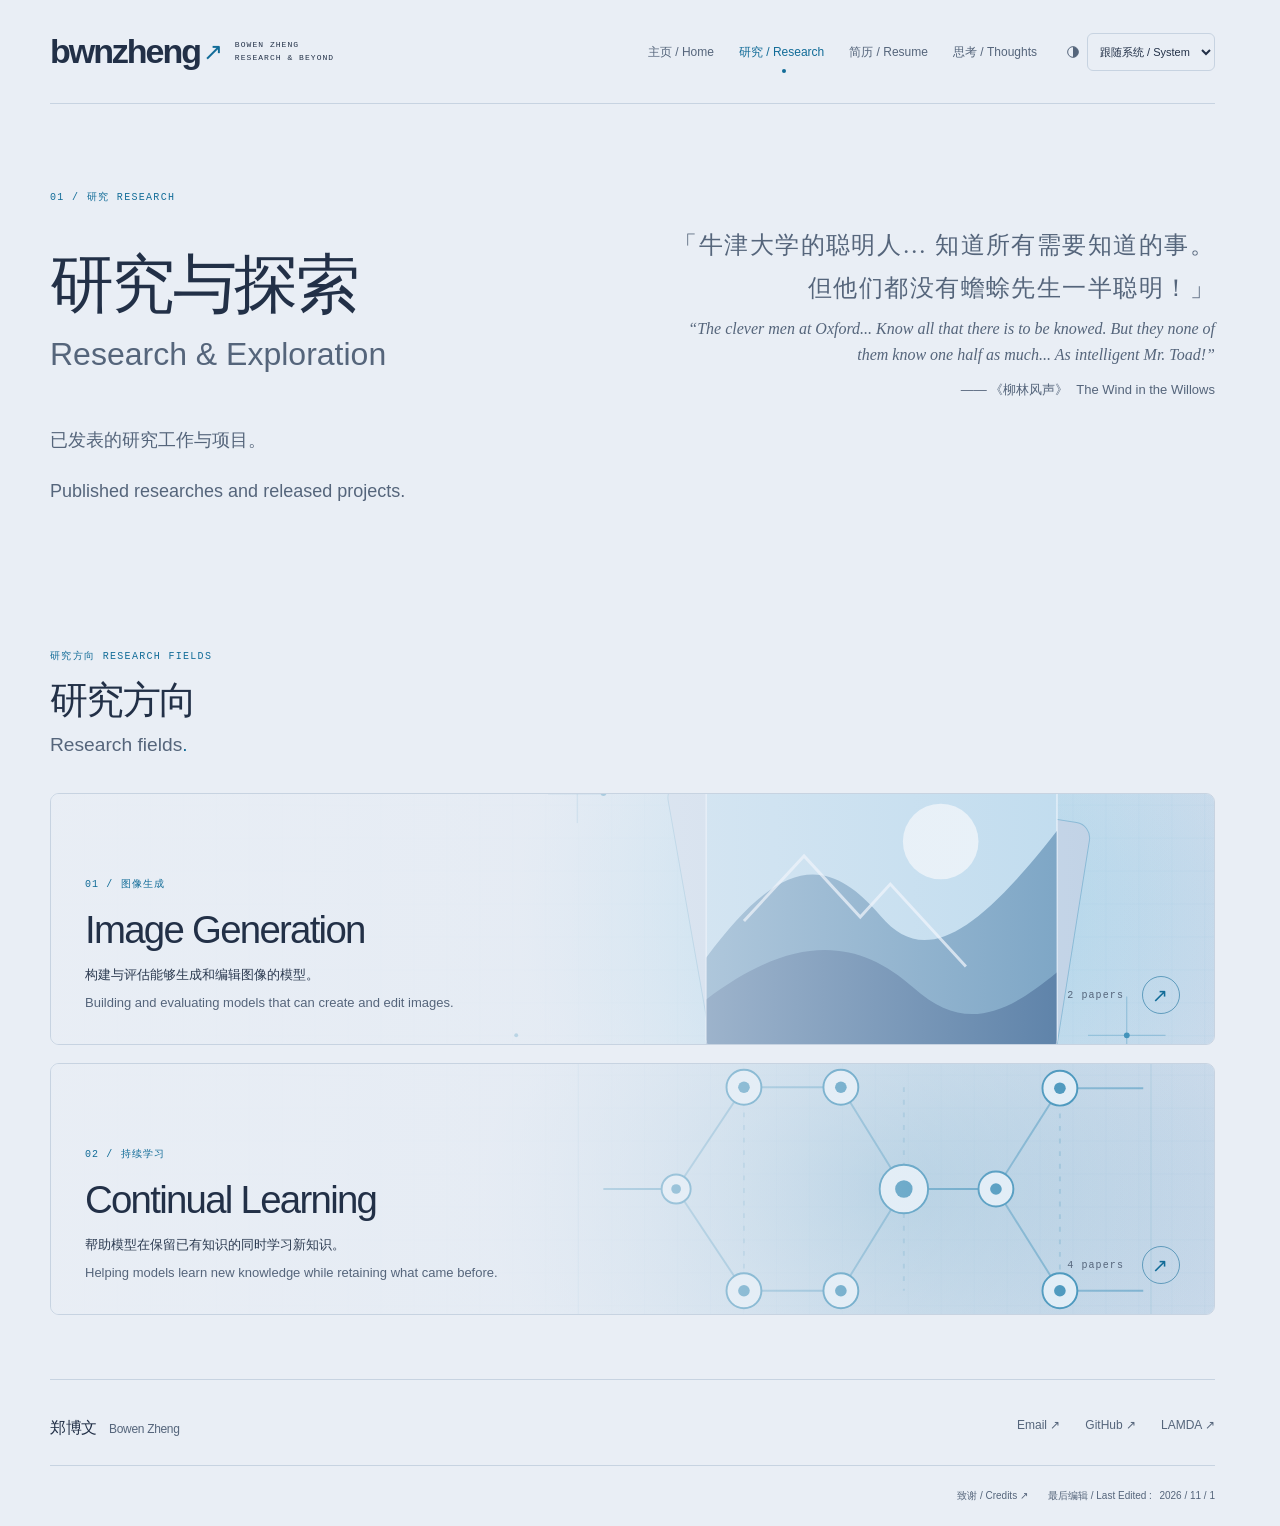
<file: research/index.html>
<!DOCTYPE html><html lang="en"><head><meta charset="UTF-8"><meta name="viewport" content="width=device-width, initial-scale=1"><meta name="description" content="Bowen Zheng, PhD candidate at LAMDA, Nanjing University. Research in continual learning, generative models, and agentic image generation."><meta name="theme-color" content="#101310"><script>
      document.documentElement.classList.add('js-enabled');
    </script><script>// Runs in the head before first paint, shared by every page.
(() => {
  const storageKey = 'bwnzheng-theme';
  const system = window.matchMedia('(prefers-color-scheme: dark)');
  const normalize = (value) => (['light', 'dark'].includes(value) ? value : 'system');
  let preference = 'system';
  try {
    preference = normalize(localStorage.getItem(storageKey));
  } catch {
    // A blocked storage API should not prevent theme switching.
  }
  const apply = () => {
    const theme = preference === 'system' ? (system.matches ? 'dark' : 'light') : preference;
    document.documentElement.dataset.theme = theme;
    document.documentElement.dataset.themePreference = preference;
    document
      .querySelector('meta[name="theme-color"]')
      ?.setAttribute('content', theme === 'dark' ? '#101310' : '#e9eef5');
    const select = document.getElementById('theme-select');
    if (select) select.value = preference;
  };
  apply();
  system.addEventListener('change', () => {
    if (preference === 'system') apply();
  });
  window.addEventListener('storage', (event) => {
    if (event.key === storageKey || event.key === null) {
      preference = normalize(event.newValue);
      apply();
    }
  });
  document.addEventListener(
    'DOMContentLoaded',
    () => {
      apply();
      document.getElementById('theme-select')?.addEventListener('change', (event) => {
        preference = normalize(event.target.value);
        try {
          if (preference === 'system') localStorage.removeItem(storageKey);
          else localStorage.setItem(storageKey, preference);
        } catch {
          // Keep the choice active in this page even when persistence is unavailable.
        }
        apply();
      });
    },
    { once: true },
  );
})();
</script><meta name="generator" content="Astro v7.3.5"><title>研究 · Research · Bowen Zheng</title><link rel="icon" type="image/svg+xml" href="/favicon.svg"><link rel="canonical" href="https://bwnzheng.github.io/research/"><meta property="og:title" content="研究 · Research · Bowen Zheng"><meta property="og:description" content="Bowen Zheng, PhD candidate at LAMDA, Nanjing University. Research in continual learning, generative models, and agentic image generation."><meta property="og:type" content="website"><meta property="og:url" content="https://bwnzheng.github.io/research/"><link rel="stylesheet" href="/_astro/BaseLayout.ZiGx69Mv.css"><style>.page-heading-with-quote[data-astro-cid-s7fn5vct]{max-width:none}.page-heading-title-row[data-astro-cid-s7fn5vct]{justify-content:space-between;align-items:center;gap:24px;margin-bottom:24px;display:flex}.page-heading-title-row[data-astro-cid-s7fn5vct] h1[data-astro-cid-s7fn5vct]{flex-shrink:0;margin-bottom:0}.page-heading-quote[data-astro-cid-s7fn5vct]{margin:0;text-align:right;max-width:420px;color:var(--muted);margin-inline-start:auto;line-height:1.8}.page-heading-quote[data-astro-cid-s7fn5vct] p[data-astro-cid-s7fn5vct]{margin:0}.page-heading-quote[data-astro-cid-s7fn5vct]>[data-astro-cid-s7fn5vct][lang=zh]{letter-spacing:.06em;font-family:Kaiti SC,STKaiti,KaiTi,楷体,serif;font-size:clamp(20px,2vw,24px)}.page-heading-quote[data-astro-cid-s7fn5vct]>[data-astro-cid-s7fn5vct][lang=en]{font-synthesis:style;margin-top:6px;font-family:Georgia,Times New Roman,serif;font-size:16px;font-style:italic;line-height:1.6}.page-heading-long-quote[data-astro-cid-s7fn5vct] .page-heading-quote[data-astro-cid-s7fn5vct]{max-width:560px}.quote-author[data-astro-cid-s7fn5vct]{flex-wrap:wrap;justify-content:flex-end;gap:0 8px;margin-top:12px;font-size:13px;line-height:1.6;display:flex}@media (width>=701px) and (width<=1000px){.page-heading-long-quote[data-astro-cid-s7fn5vct]{flex-direction:column;align-items:flex-start}}@media (width<=700px){.page-heading-title-row[data-astro-cid-s7fn5vct]{flex-direction:column;align-items:flex-start;gap:16px}.page-heading-quote[data-astro-cid-s7fn5vct]{text-align:left;margin-inline-start:0}.quote-author[data-astro-cid-s7fn5vct]{justify-content:flex-start}}
.field-list[data-astro-cid-pkndsjlw]{gap:18px;display:grid}.field[data-astro-cid-pkndsjlw]{border:1px solid var(--line);background:var(--surface);border-radius:9px;overflow:hidden}.field-cover[data-astro-cid-pkndsjlw]{isolation:isolate;cursor:pointer;justify-content:space-between;align-items:end;gap:24px;min-height:250px;padding:30px 34px;list-style:none;display:flex;position:relative;overflow:hidden}.field-cover[data-astro-cid-pkndsjlw]::-webkit-details-marker{display:none}.field-cover[data-astro-cid-pkndsjlw]:focus-visible{outline:2px solid var(--accent);outline-offset:-5px}.field-background[data-astro-cid-pkndsjlw],.field-shade[data-astro-cid-pkndsjlw]{pointer-events:none;width:100%;height:100%;position:absolute;inset:0}.field-background[data-astro-cid-pkndsjlw] svg{width:100%;height:100%}.field-background[data-astro-cid-pkndsjlw]{z-index:-2;transition:transform .6s}.field-shade[data-astro-cid-pkndsjlw]{z-index:-1;background:linear-gradient(90deg, color-mix(in srgb, var(--background) 94%, transparent) 0%, color-mix(in srgb, var(--background) 78%, transparent) 38%, color-mix(in srgb, var(--background) 6%, transparent) 100%)}.field[data-astro-cid-pkndsjlw]:hover .field-background[data-astro-cid-pkndsjlw]{transform:scale(1.035)}.field[data-astro-cid-pkndsjlw][open] .field-background[data-astro-cid-pkndsjlw]{transform:scale(1.12)}.field[data-astro-cid-pkndsjlw][open]:hover .field-background[data-astro-cid-pkndsjlw]{transform:scale(1.15)}.field-content[data-astro-cid-pkndsjlw]{justify-items:start;max-width:620px;display:grid;position:relative}.field-index[data-astro-cid-pkndsjlw],.field-meta[data-astro-cid-pkndsjlw]{letter-spacing:.11em;color:var(--muted);font:10px SFMono-Regular,Consolas,monospace}.field-index[data-astro-cid-pkndsjlw]{color:var(--accent);margin-bottom:18px}.field-title[data-astro-cid-pkndsjlw]{color:var(--text);letter-spacing:-.045em;font-size:clamp(30px,3vw,44px);font-weight:500;line-height:1.1}.field-description[data-astro-cid-pkndsjlw]{color:color-mix(in srgb, var(--text) 80%, var(--muted));margin-top:13px;font-size:13px;line-height:1.6}.field-meta[data-astro-cid-pkndsjlw]{white-space:nowrap;align-items:center;gap:18px;display:flex;position:relative}.field-toggle[data-astro-cid-pkndsjlw]{border:1px solid color-mix(in srgb, var(--accent) 56%, transparent);width:38px;height:38px;color:var(--accent);border-radius:50%;place-items:center;font:19px sans-serif;transition:transform .25s,background .25s;display:grid}.field[data-astro-cid-pkndsjlw]:hover .field-toggle[data-astro-cid-pkndsjlw]{background:color-mix(in srgb, var(--accent) 15%, transparent);transform:rotate(45deg)}.field[data-astro-cid-pkndsjlw][open] .field-toggle[data-astro-cid-pkndsjlw]{transform:rotate(90deg)}.field-papers[data-astro-cid-pkndsjlw]{padding:8px 34px 12px}.field-papers[data-astro-cid-pkndsjlw] .publication:last-child{border-bottom:1px solid var(--line)}@media (width<=760px){.field-cover[data-astro-cid-pkndsjlw]{flex-direction:column;justify-content:space-between;align-items:stretch;min-height:240px;padding:25px 22px}.field-shade[data-astro-cid-pkndsjlw]{background:linear-gradient(90deg, color-mix(in srgb, var(--background) 94%, transparent), color-mix(in srgb, var(--background) 43%, transparent))}.field-index[data-astro-cid-pkndsjlw]{margin-bottom:12px}.field-description[data-astro-cid-pkndsjlw]{max-width:300px;font-size:12px}.field-meta[data-astro-cid-pkndsjlw]{justify-content:space-between}.field-papers[data-astro-cid-pkndsjlw]{padding:5px 22px 12px}}@media (prefers-reduced-motion:reduce){.field-background[data-astro-cid-pkndsjlw],.field-toggle[data-astro-cid-pkndsjlw]{transition:none}}
</style></head><body><a class="skip-link" href="#main">Skip to content</a><header class="site-header wrap"><a class="wordmark" href="/" aria-label="Bowen Zheng home">bwnzheng<span>↗</span><span class="wordmark-caption">BOWEN ZHENG<br>RESEARCH & BEYOND</span></a><div class="header-controls"><nav aria-label="Main navigation"><a href="/">主页 / Home</a><a href="/research/" aria-current="page">研究 / Research</a><a href="/resume/">简历 / Resume</a><a href="/blog/">思考 / Thoughts</a></nav><label class="theme-picker"><svg viewBox="0 0 24 24" fill="none" stroke="currentColor" stroke-width="1.5" aria-hidden="true"><circle cx="12" cy="12" r="8"></circle><path d="M12 4a8 8 0 0 1 0 16Z" fill="currentColor" stroke="none"></path></svg><span class="sr-only">主题 / Color theme</span><select id="theme-select" aria-label="主题 / Color theme"><option value="system">跟随系统 / System</option><option value="light">日间 / Light</option><option value="dark">夜间 / Dark</option></select><script>
            // Restore the choice as soon as the control is parsed, before first paint.
            document.getElementById('theme-select').value =
              document.documentElement.dataset.themePreference || 'system';
          </script></label></div></header><main id="main"><div class="wrap"><header class="page-heading page-heading-with-quote" data-astro-cid-s7fn5vct><p class="eyebrow" data-astro-cid-s7fn5vct><span data-astro-cid-s7fn5vct>01 /</span><span lang="zh" data-astro-cid-s7fn5vct>研究</span><span lang="en" data-astro-cid-s7fn5vct>RESEARCH</span></p><div class="page-heading-title-row page-heading-long-quote" data-astro-cid-s7fn5vct><h1 class="bilingual-title" data-astro-cid-s7fn5vct><span lang="zh" data-astro-cid-s7fn5vct>研究与探索</span><span class="title-en" lang="en" data-astro-cid-s7fn5vct>Research &amp; Exploration</span></h1><blockquote class="page-heading-quote" data-astro-cid-s7fn5vct><p lang="zh" data-astro-cid-s7fn5vct>「牛津大学的聪明人… 知道所有需要知道的事。但他们都没有蟾蜍先生一半聪明！」</p><p lang="en" data-astro-cid-s7fn5vct>“The clever men at Oxford... Know all that there is to be knowed. But they none of them know one half as much... As intelligent Mr. Toad!”</p><footer class="quote-author" data-astro-cid-s7fn5vct><span lang="zh" data-astro-cid-s7fn5vct>—— 《柳林风声》</span><span lang="en" data-astro-cid-s7fn5vct>The Wind in the Willows</span></footer></blockquote></div><p class="lead" lang="zh" data-astro-cid-s7fn5vct>已发表的研究工作与项目。</p><p class="lead" lang="en" data-astro-cid-s7fn5vct>Published researches and released projects.</p></header><section class="research-fields section" aria-labelledby="research-fields-title" data-astro-cid-pkndsjlw><div class="section-heading" data-astro-cid-pkndsjlw><div data-astro-cid-pkndsjlw><p class="eyebrow" data-astro-cid-pkndsjlw><span lang="zh" data-astro-cid-pkndsjlw>研究方向</span><span lang="en" data-astro-cid-pkndsjlw>RESEARCH FIELDS</span></p><h2 id="research-fields-title" class="bilingual-title" data-astro-cid-pkndsjlw><span lang="zh" data-astro-cid-pkndsjlw>研究方向</span><span class="title-en" lang="en" data-astro-cid-pkndsjlw>Research fields<span class="accent" data-astro-cid-pkndsjlw>.</span></span></h2></div></div><div class="field-list" data-astro-cid-pkndsjlw><details class="field" id="field-image_generation" data-astro-cid-pkndsjlw><summary class="field-cover" data-astro-cid-pkndsjlw><div class="field-background" aria-hidden="true" data-astro-cid-pkndsjlw><svg aria-hidden="true" focusable="false" xmlns="http://www.w3.org/2000/svg" viewBox="0 0 1200 440" preserveAspectRatio="xMidYMid slice" fill="none">
  <defs>
    <linearGradient id="ig-bg" x1="0" y1="0" x2="1200" y2="440" gradientUnits="userSpaceOnUse"><stop stop-color="var(--field-art-start, #1C2D25)"/><stop offset=".55" stop-color="var(--field-art-mid, #253F3D)"/><stop offset="1" stop-color="var(--field-art-end, #413D2C)"/></linearGradient>
    <radialGradient id="ig-glow" cx="0" cy="0" r="1" gradientTransform="translate(870 210) rotate(90) scale(340 390)" gradientUnits="userSpaceOnUse"><stop stop-color="var(--field-art-glow, #A4E6AD)" stop-opacity=".48"/><stop offset="1" stop-color="var(--field-art-glow, #A4E6AD)" stop-opacity="0"/></radialGradient>
    <linearGradient id="ig-tile" x1="650" y1="85" x2="1060" y2="360" gradientUnits="userSpaceOnUse"><stop stop-color="var(--field-art-tile-start, #A8D6B3)"/><stop offset=".52" stop-color="var(--field-art-tile-mid, #789D92)"/><stop offset="1" stop-color="var(--field-art-tile-end, #D9BD82)"/></linearGradient>
    <pattern id="ig-grid" width="34" height="34" patternUnits="userSpaceOnUse"><path d="M34 0H0V34" stroke="var(--field-art-line, #C5F578)" stroke-opacity=".09"/></pattern>
    <filter id="ig-blur"><feGaussianBlur stdDeviation="22"/></filter>
  </defs>
  <path fill="url(#ig-bg)" d="M0 0h1200v440H0z"/><path fill="url(#ig-grid)" d="M0 0h1200v440H0z"/><path fill="url(#ig-glow)" d="M0 0h1200v440H0z"/>
  <g transform="translate(622 42)">
    <rect x="12" y="40" width="326" height="272" rx="16" fill="var(--field-art-panel, #0E211D)" stroke="var(--field-art-line, #BCE9BC)" stroke-opacity=".38" transform="rotate(-10 12 40)"/>
    <rect x="130" y="30" width="326" height="272" rx="16" fill="var(--field-art-panel-alt, #0F2525)" stroke="var(--field-art-line, #BCE9BC)" stroke-opacity=".45" transform="rotate(9 130 30)"/>
    <rect x="54" y="24" width="362" height="296" rx="18" fill="url(#ig-tile)" stroke="var(--field-art-outline, #E0F9CE)" stroke-opacity=".7"/>
    <path d="M54 218c76-103 125-108 180-43 43 51 95 24 182-88v233H54V218Z" fill="var(--field-art-mountain, #214B43)" fill-opacity=".75"/>
    <path d="M54 261c90-68 156-64 214-12 50 45 93 30 148-16v87H54v-59Z" fill="var(--field-art-mountain-front, #153D38)" fill-opacity=".84"/>
    <circle cx="296" cy="98" r="39" fill="var(--field-art-sun, #ECF6CE)" fill-opacity=".86"/>
    <path d="m93 180 62-67 58 63 31-34 78 85" stroke="var(--field-art-outline, #E9F8D7)" stroke-opacity=".72" stroke-width="3"/>
    <rect x="54" y="24" width="362" height="296" rx="18" stroke="var(--field-art-outline, #E9F8D7)" stroke-opacity=".65"/>
  </g>
  <g fill="var(--field-art-line, #C4F578)"><circle cx="570" cy="90" r="3"/><circle cx="1110" cy="340" r="3"/><circle cx="480" cy="340" r="2"/><circle cx="1080" cy="45" r="2"/></g>
  <path d="M513 91h60m-30-30v60M1110 300v80m-40-40h80" stroke="var(--field-art-line, #C4F578)" stroke-opacity=".45"/>
</svg>
</div><span class="field-shade" aria-hidden="true" data-astro-cid-pkndsjlw></span><span class="field-content" data-astro-cid-pkndsjlw><span class="field-index" data-astro-cid-pkndsjlw>01 / 图像生成</span><span class="field-title" data-astro-cid-pkndsjlw>Image Generation</span><span class="field-description bilingual-copy" data-astro-cid-pkndsjlw><span lang="zh" data-astro-cid-pkndsjlw>构建与评估能够生成和编辑图像的模型。</span><span lang="en" data-astro-cid-pkndsjlw>Building and evaluating models that can create and edit images.</span></span></span><span class="field-meta" data-astro-cid-pkndsjlw><span data-astro-cid-pkndsjlw>2 papers</span><span class="field-toggle" aria-hidden="true" data-astro-cid-pkndsjlw>↗</span></span></summary><div class="field-papers" data-astro-cid-pkndsjlw><div class="publication-list"><article class="publication" data-year="2026" data-type="Conference" data-search="mdmr-bench: a multi-dimensional benchmark for multi-reference image generation bowen zheng*, jintao lin*, chang-heng yi, haoran yang, binxiao huang, chenyang lei, rui liu, xihui liu multi-reference image generation, evaluation benchmark, checklist-based evaluation. neurips 2026 ed track ccf-a poster"><a class="publication-image" href="/papers/mdmr-bench/"><img src="/_astro/mdmr-bench.DdKiKi-2_Z1JyHmh.webp" srcset="/_astro/mdmr-bench.DdKiKi-2_Z1KBf66.webp 360w, /_astro/mdmr-bench.DdKiKi-2_Z1JyHmh.webp 720w" alt="mdmr-bench research overview" sizes="(max-width: 760px) 90vw, 600px" loading="lazy" decoding="async" width="720" height="377"></a><div><p class="eyebrow"><span>NeurIPS 2026 ED Track</span> · <span>CCF-A</span> · <span>Poster</span> · Conference</p><h3><a href="/papers/mdmr-bench/">MDMR-Bench: A Multi-Dimensional Benchmark for Multi-Reference Image Generation</a></h3><p class="authors"><strong>Bowen Zheng</strong>*, Jintao Lin*, Chang-Heng Yi, HAORAN YANG, Binxiao Huang, Chenyang Lei, Rui Liu, Xihui Liu</p><div class="paper-links"><a href="https://arxiv.org/abs/2610.32459v1" target="_blank" rel="noopener noreferrer" rel="noopener noreferrer">Arxiv ↗
            </a><a href="https://github.com/LHRYANG/MDMR-Bench" target="_blank" rel="noopener noreferrer" rel="noopener noreferrer">Code ↗
            </a><a href="https://huggingface.co/datasets/MDMR-Bench/MDMR-Bench" target="_blank" rel="noopener noreferrer" rel="noopener noreferrer">Huggingface ↗
            </a><a href="/papers/mdmr-bench/">Details →</a></div></div></article><article class="publication" data-year="2026" data-type="Report" data-search="boogu-image-0.1: boosting open-source unified multimodal understanding and generation guoxuan chen, chufeng xiao, haoran yang, siyue xie, binxiao huang, ming zhang, cheuk him chau, xinyu fu, yingzhao lian, tom s.y. li, jintao lin, bowen dong, zian qian, yuhao liu, yuxuan hu, weikang shi, bin zou, bowen zheng, haoxuan che, chang chen, yuyang he, heyang sun, tianyu huang, chong hou choi, cheng gong, han shi, haoli bai, xihui liu, hongsheng li, qifeng chen, chao huang, rui liu, chenyang lei a competitive open-source image generation and editing model. arxiv july, 2026  "><a class="publication-image" href="/papers/boogu-image/"><img src="/_astro/boogu-image.BDTxETuF_Z9L20n.webp" srcset="/_astro/boogu-image.BDTxETuF_aqdbP.webp 360w, /_astro/boogu-image.BDTxETuF_Z9L20n.webp 720w" alt="boogu-image research overview" sizes="(max-width: 760px) 90vw, 600px" loading="lazy" decoding="async" width="720" height="720"></a><div><p class="eyebrow"><span>Arxiv July, 2026</span> · Report</p><h3><a href="/papers/boogu-image/">Boogu-Image-0.1: Boosting Open-Source Unified Multimodal Understanding and Generation</a></h3><p class="authors">Guoxuan Chen, Chufeng Xiao, Haoran Yang, Siyue Xie, Binxiao Huang, Ming Zhang, Cheuk Him Chau, Xinyu Fu, Yingzhao Lian, Tom S.Y. Li, Jintao Lin, Bowen Dong, Zian Qian, Yuhao Liu, Yuxuan Hu, Weikang Shi, Bin Zou, <strong>Bowen Zheng</strong>, Haoxuan Che, Chang Chen, Yuyang He, Heyang Sun, Tianyu Huang, Chong Hou Choi, Cheng Gong, Han Shi, Haoli Bai, Xihui Liu, Hongsheng Li, Qifeng Chen, Chao Huang, Rui Liu, Chenyang Lei</p><div class="paper-links"><a href="https://arxiv.org/abs/2607.13125" target="_blank" rel="noopener noreferrer" rel="noopener noreferrer">Arxiv ↗
            </a><a href="https://github.com/boogu-project/Boogu-Image" target="_blank" rel="noopener noreferrer" rel="noopener noreferrer">Code ↗
            </a><a href="https://huggingface.co/Boogu" target="_blank" rel="noopener noreferrer" rel="noopener noreferrer">Huggingface ↗
            </a><a href="/papers/boogu-image/">Details →</a></div></div></article></div></div></details><details class="field" id="field-continual_learning" data-astro-cid-pkndsjlw><summary class="field-cover" data-astro-cid-pkndsjlw><div class="field-background" aria-hidden="true" data-astro-cid-pkndsjlw><svg aria-hidden="true" focusable="false" xmlns="http://www.w3.org/2000/svg" viewBox="0 0 1200 440" preserveAspectRatio="xMidYMid slice" fill="none">
  <defs>
    <linearGradient id="cl-bg" x1="0" y1="0" x2="1200" y2="440" gradientUnits="userSpaceOnUse"><stop stop-color="var(--field-art-start, #172721)"/><stop offset=".55" stop-color="var(--field-art-mid, #263329)"/><stop offset="1" stop-color="var(--field-art-end, #394030)"/></linearGradient>
    <radialGradient id="cl-glow" cx="0" cy="0" r="1" gradientTransform="translate(865 220) rotate(90) scale(300 420)" gradientUnits="userSpaceOnUse"><stop stop-color="var(--field-art-line, #C4F578)" stop-opacity=".3"/><stop offset="1" stop-color="var(--field-art-line, #C4F578)" stop-opacity="0"/></radialGradient>
    <pattern id="cl-grid" width="34" height="34" patternUnits="userSpaceOnUse"><path d="M34 0H0V34" stroke="var(--field-art-line, #C5F578)" stroke-opacity=".08"/></pattern>
  </defs>
  <path fill="url(#cl-bg)" d="M0 0h1200v440H0z"/><path fill="url(#cl-grid)" d="M0 0h1200v440H0z"/><path fill="url(#cl-glow)" d="M0 0h1200v440H0z"/>
  <g stroke="var(--field-art-line, #BDEB88)" stroke-opacity=".5" stroke-width="2">
    <path d="M570 220h75l70-105h100l65 105h95l66-104h86"/>
    <path d="M570 220h75l70 105h100l65-105h95l66 105h86"/>
    <path d="M715 115v210M880 115v210M1041 116v209" stroke-opacity=".24" stroke-dasharray="5 8"/>
  </g>
  <g fill="var(--field-art-node, #182A23)" stroke="var(--field-art-line, #C4F578)" stroke-width="2"><circle cx="645" cy="220" r="15"/><circle cx="715" cy="115" r="18"/><circle cx="715" cy="325" r="18"/><circle cx="815" cy="115" r="18"/><circle cx="815" cy="325" r="18"/><circle cx="880" cy="220" r="25"/><circle cx="975" cy="220" r="18"/><circle cx="1041" cy="116" r="18"/><circle cx="1041" cy="325" r="18"/></g>
  <g fill="var(--field-art-line, #C4F578)"><circle cx="645" cy="220" r="5"/><circle cx="715" cy="115" r="6"/><circle cx="715" cy="325" r="6"/><circle cx="815" cy="115" r="6"/><circle cx="815" cy="325" r="6"/><circle cx="880" cy="220" r="9"/><circle cx="975" cy="220" r="6"/><circle cx="1041" cy="116" r="6"/><circle cx="1041" cy="325" r="6"/></g>
  <path d="M544 40v360M1135 40v360" stroke="var(--field-art-line, #C4F578)" stroke-opacity=".15"/>
  <g fill="var(--field-art-line, #C4F578)" fill-opacity=".6"><circle cx="575" cy="73" r="2"/><circle cx="1115" cy="68" r="2"/><circle cx="575" cy="365" r="2"/><circle cx="1115" cy="370" r="2"/></g>
</svg>
</div><span class="field-shade" aria-hidden="true" data-astro-cid-pkndsjlw></span><span class="field-content" data-astro-cid-pkndsjlw><span class="field-index" data-astro-cid-pkndsjlw>02 / 持续学习</span><span class="field-title" data-astro-cid-pkndsjlw>Continual Learning</span><span class="field-description bilingual-copy" data-astro-cid-pkndsjlw><span lang="zh" data-astro-cid-pkndsjlw>帮助模型在保留已有知识的同时学习新知识。</span><span lang="en" data-astro-cid-pkndsjlw>Helping models learn new knowledge while retaining what came before.</span></span></span><span class="field-meta" data-astro-cid-pkndsjlw><span data-astro-cid-pkndsjlw>4 papers</span><span class="field-toggle" aria-hidden="true" data-astro-cid-pkndsjlw>↗</span></span></summary><div class="field-papers" data-astro-cid-pkndsjlw><div class="publication-list"><article class="publication" data-year="2026" data-type="Journal" data-search="bi-compatible task-agnostic feature augmentation for expansion-based class-incremental learning bowen zheng, zijun shen, da-wei zhou, han-jia ye, de-chuan zhan machine learning, continual learning, bi-compatible continual learning ijcv 2026 ccf-a "><a class="publication-image" href="/papers/bitfea/"><img src="/_astro/bitfea.6OL5MgjG_1FLAN7.webp" srcset="/_astro/bitfea.6OL5MgjG_Z1xOLQ2.webp 360w, /_astro/bitfea.6OL5MgjG_1FLAN7.webp 720w" alt="bitfea research overview" sizes="(max-width: 760px) 90vw, 600px" loading="lazy" decoding="async" width="720" height="275"></a><div><p class="eyebrow"><span>IJCV 2026</span> · <span>CCF-A</span> · Journal</p><h3><a href="/papers/bitfea/">Bi-Compatible Task-Agnostic Feature Augmentation for Expansion-Based Class-Incremental Learning</a></h3><p class="authors"><strong>Bowen Zheng</strong>, Zijun Shen, Da-Wei Zhou, Han-Jia Ye, De-Chuan Zhan</p><div class="paper-links"><a href="https://link.springer.com/article/10.1007/s11263-026-02949-2" target="_blank" rel="noopener noreferrer" rel="noopener noreferrer">Paper ↗
            </a><a href="https://github.com/bwnzheng/BitFea_IJCV2026" target="_blank" rel="noopener noreferrer" rel="noopener noreferrer">Code ↗
            </a><a href="/papers/bitfea/">Details →</a></div></div></article><article class="publication" data-year="2025" data-type="Conference" data-search="task-agnostic guided feature expansion for class-incremental learning bowen zheng, da-wei zhou, han-jia ye, de-chuan zhan machine learning, continual learning, unsupervised learning, feature collision, feature expansion. cvpr 2025 ccf-a poster"><a class="publication-image" href="/papers/tagfex/"><img src="/_astro/tagfex.Cq1zwO_4_Z2v5W92.svg" alt="tagfex research overview" sizes="(max-width: 760px) 90vw, 600px" loading="lazy" decoding="async" width="720" height="358"></a><div><p class="eyebrow"><span>CVPR 2025</span> · <span>CCF-A</span> · <span>Poster</span> · Conference</p><h3><a href="/papers/tagfex/">Task-Agnostic Guided Feature Expansion for Class-Incremental Learning</a></h3><p class="authors"><strong>Bowen Zheng</strong>, Da-Wei Zhou, Han-Jia Ye, De-Chuan Zhan</p><div class="paper-links"><a href="https://openaccess.thecvf.com/content/CVPR2025/html/Zheng_Task-Agnostic_Guided_Feature_Expansion_for_Class-Incremental_Learning_CVPR_2025_paper.html" target="_blank" rel="noopener noreferrer" rel="noopener noreferrer">Paper ↗
            </a><a href="https://arxiv.org/abs/2503.00823" target="_blank" rel="noopener noreferrer" rel="noopener noreferrer">Arxiv ↗
            </a><a href="https://github.com/bwnzheng/TagFex_CVPR2025" target="_blank" rel="noopener noreferrer" rel="noopener noreferrer">Code ↗
            </a><a href="/papers/tagfex/">Details →</a></div></div></article><article class="publication" data-year="2024" data-type="Conference" data-search="multi-layer rehearsal feature augmentation for class-incremental learning bowen zheng, da-wei zhou, han-jia ye, de-chuan zhan machine learning, continual learning, margin theory, feature augmentation, adversarial training. icml 2024 ccf-a poster"><a class="publication-image" href="/papers/mrfa/"><img src="/_astro/mrfa.DoHRffhN_Z1atg3b.webp" srcset="/_astro/mrfa.DoHRffhN_23jA7V.webp 360w, /_astro/mrfa.DoHRffhN_Z1atg3b.webp 720w" alt="mrfa research overview" sizes="(max-width: 760px) 90vw, 600px" loading="lazy" decoding="async" width="720" height="329"></a><div><p class="eyebrow"><span>ICML 2024</span> · <span>CCF-A</span> · <span>Poster</span> · Conference</p><h3><a href="/papers/mrfa/">Multi-layer Rehearsal Feature Augmentation for Class-Incremental Learning</a></h3><p class="authors"><strong>Bowen Zheng</strong>, Da-Wei Zhou, Han-Jia Ye, De-Chuan Zhan</p><div class="paper-links"><a href="https://icml.cc/virtual/2024/poster/33673" target="_blank" rel="noopener noreferrer" rel="noopener noreferrer">Paper ↗
            </a><a href="https://github.com/bwnzheng/MRFA_ICML2024" target="_blank" rel="noopener noreferrer" rel="noopener noreferrer">Code ↗
            </a><a href="/papers/mrfa/">Details →</a></div></div></article><article class="publication" data-year="2023" data-type="Conference" data-search="preserving locality in vision transformers for class incremental learning bowen zheng, da-wei zhou, han-jia ye, de-chuan zhan machine learning, continual learning, vision transformer, locality, attention mechanism. icme 2023 ccf-b oral"><a class="publication-image" href="/papers/lpa/"><img src="/_astro/lpa.CZNqnVDi_Z20rfco.webp" srcset="/_astro/lpa.CZNqnVDi_IOQy9.webp 360w, /_astro/lpa.CZNqnVDi_Z20rfco.webp 720w" alt="lpa research overview" sizes="(max-width: 760px) 90vw, 600px" loading="lazy" decoding="async" width="720" height="460"></a><div><p class="eyebrow"><span>ICME 2023</span> · <span>CCF-B</span> · <span>Oral</span> · Conference</p><h3><a href="/papers/lpa/">Preserving Locality in Vision Transformers for Class Incremental Learning</a></h3><p class="authors"><strong>Bowen Zheng</strong>, Da-Wei Zhou, Han-Jia Ye, De-Chuan Zhan</p><div class="paper-links"><a href="https://ieeexplore.ieee.org/document/10219622" target="_blank" rel="noopener noreferrer" rel="noopener noreferrer">Paper ↗
            </a><a href="https://arxiv.org/abs/2304.06971" target="_blank" rel="noopener noreferrer" rel="noopener noreferrer">Arxiv ↗
            </a><a href="https://github.com/bwnzheng/LPA_ICME2023" target="_blank" rel="noopener noreferrer" rel="noopener noreferrer">Code ↗
            </a><a href="/images/icme23/slides.pdf">Slides ↗
            </a><a href="/papers/lpa/">Details →</a></div></div></article></div></div></details></div></section></div></main><footer class="wrap site-footer"><div><a class="footer-name" href="/"><span lang="zh">郑博文</span><span lang="en">Bowen Zheng</span></a></div><div class="footer-links"><a href="mailto:zhengbw@lamda.nju.edu.cn">Email ↗</a><a href="https://github.com/bwnzheng" target="_blank" rel="noopener noreferrer" rel="noopener noreferrer">GitHub ↗</a><a href="https://www.lamda.nju.edu.cn/" target="_blank" rel="noopener noreferrer" rel="noopener noreferrer">LAMDA ↗</a></div><div class="footer-bottom"><a href="/credits/">致谢 / Credits ↗</a><div class="footer-editing"><span lang="zh">最后编辑</span> / <span lang="en">Last Edited</span> :<time datetime="2026-11-01">2026 / 11 / 1</time></div></div></footer><script>(() => {
  // This script restores the position; disable competing browser restoration.
  history.scrollRestoration = 'manual';
  const storageKey = `page-state:${location.pathname}${location.search}`;
  const panels = [...document.querySelectorAll('details[id]')];
  const entry = history.state?.pageNavigation;
  let snapshot = entry;
  if (!snapshot) {
    try {
      snapshot = JSON.parse(sessionStorage.getItem(storageKey) || 'null');
    } catch {
      // History restoration still works when session storage is unavailable.
    }
  }

  const sameSiteSource = (value) => {
    if (!value) return null;
    try {
      const source = new URL(value, location.href);
      return source.origin === location.origin &&
        (source.pathname !== location.pathname || source.search !== location.search)
        ? source.href
        : null;
    } catch {
      return null;
    }
  };
  // Keep the source on this history entry so a refresh cannot change it.
  const returnTo = sameSiteSource(entry?.returnTo ?? document.referrer);
  history.replaceState({ ...history.state, pageNavigation: { ...snapshot, returnTo } }, '');

  const openHashTarget = () => {
    let target;
    try {
      target = document.getElementById(decodeURIComponent(location.hash.slice(1)));
    } catch {
      return null;
    }
    for (
      let panel = target?.closest('details');
      panel;
      panel = panel.parentElement?.closest('details')
    ) {
      panel.open = true;
    }
    return target;
  };
  const restore = () => {
    const saved = history.state?.pageNavigation;
    if (Array.isArray(saved?.open)) {
      panels.forEach((panel) => {
        panel.open = saved.open.includes(panel.id);
      });
    }
    return openHashTarget();
  };
  let ready = false;
  let saveFrame = 0;
  const save = () => {
    cancelAnimationFrame(saveFrame);
    saveFrame = 0;
    if (!ready) return;
    const saved = {
      returnTo,
      open: panels.filter((panel) => panel.open).map((panel) => panel.id),
      scrollY: window.scrollY,
    };
    history.replaceState({ ...history.state, pageNavigation: saved }, '');
    try {
      // Also restore when a return link loads the source as a new history entry.
      sessionStorage.setItem(
        storageKey,
        JSON.stringify({ open: saved.open, scrollY: saved.scrollY }),
      );
    } catch {
      // Storage restrictions must not prevent normal navigation.
    }
  };
  restore();
  panels.forEach((panel) => panel.addEventListener('toggle', save));
  document.addEventListener('click', save, { capture: true });
  // Update the history entry while scrolling: pagehide may be too late for reload.
  window.addEventListener(
    'scroll',
    () => {
      if (ready && !saveFrame) saveFrame = requestAnimationFrame(save);
    },
    { passive: true },
  );
  window.addEventListener('pagehide', save);
  document.addEventListener('visibilitychange', () => {
    if (document.hidden) save();
  });
  window.addEventListener('hashchange', openHashTarget);
  window.addEventListener('pageshow', () => {
    ready = false;
    cancelAnimationFrame(saveFrame);
    saveFrame = 0;
    const target = restore();
    const saved = history.state?.pageNavigation;
    requestAnimationFrame(() =>
      requestAnimationFrame(() => {
        if (typeof saved?.scrollY === 'number') {
          window.scrollTo({ top: saved.scrollY, behavior: 'instant' });
        } else {
          target?.scrollIntoView({ behavior: 'instant', block: 'start' });
        }
        ready = true;
      }),
    );
  });

  document.querySelectorAll('[data-back-link]').forEach((link) => {
    if (!returnTo) return;
    link.href = returnTo;
    link.addEventListener('click', (event) => {
      if (
        event.button ||
        event.metaKey ||
        event.ctrlKey ||
        event.shiftKey ||
        event.altKey ||
        history.length < 2
      )
        return;
      event.preventDefault();
      history.back();
    });
  });
})();
</script></body></html>
</file>
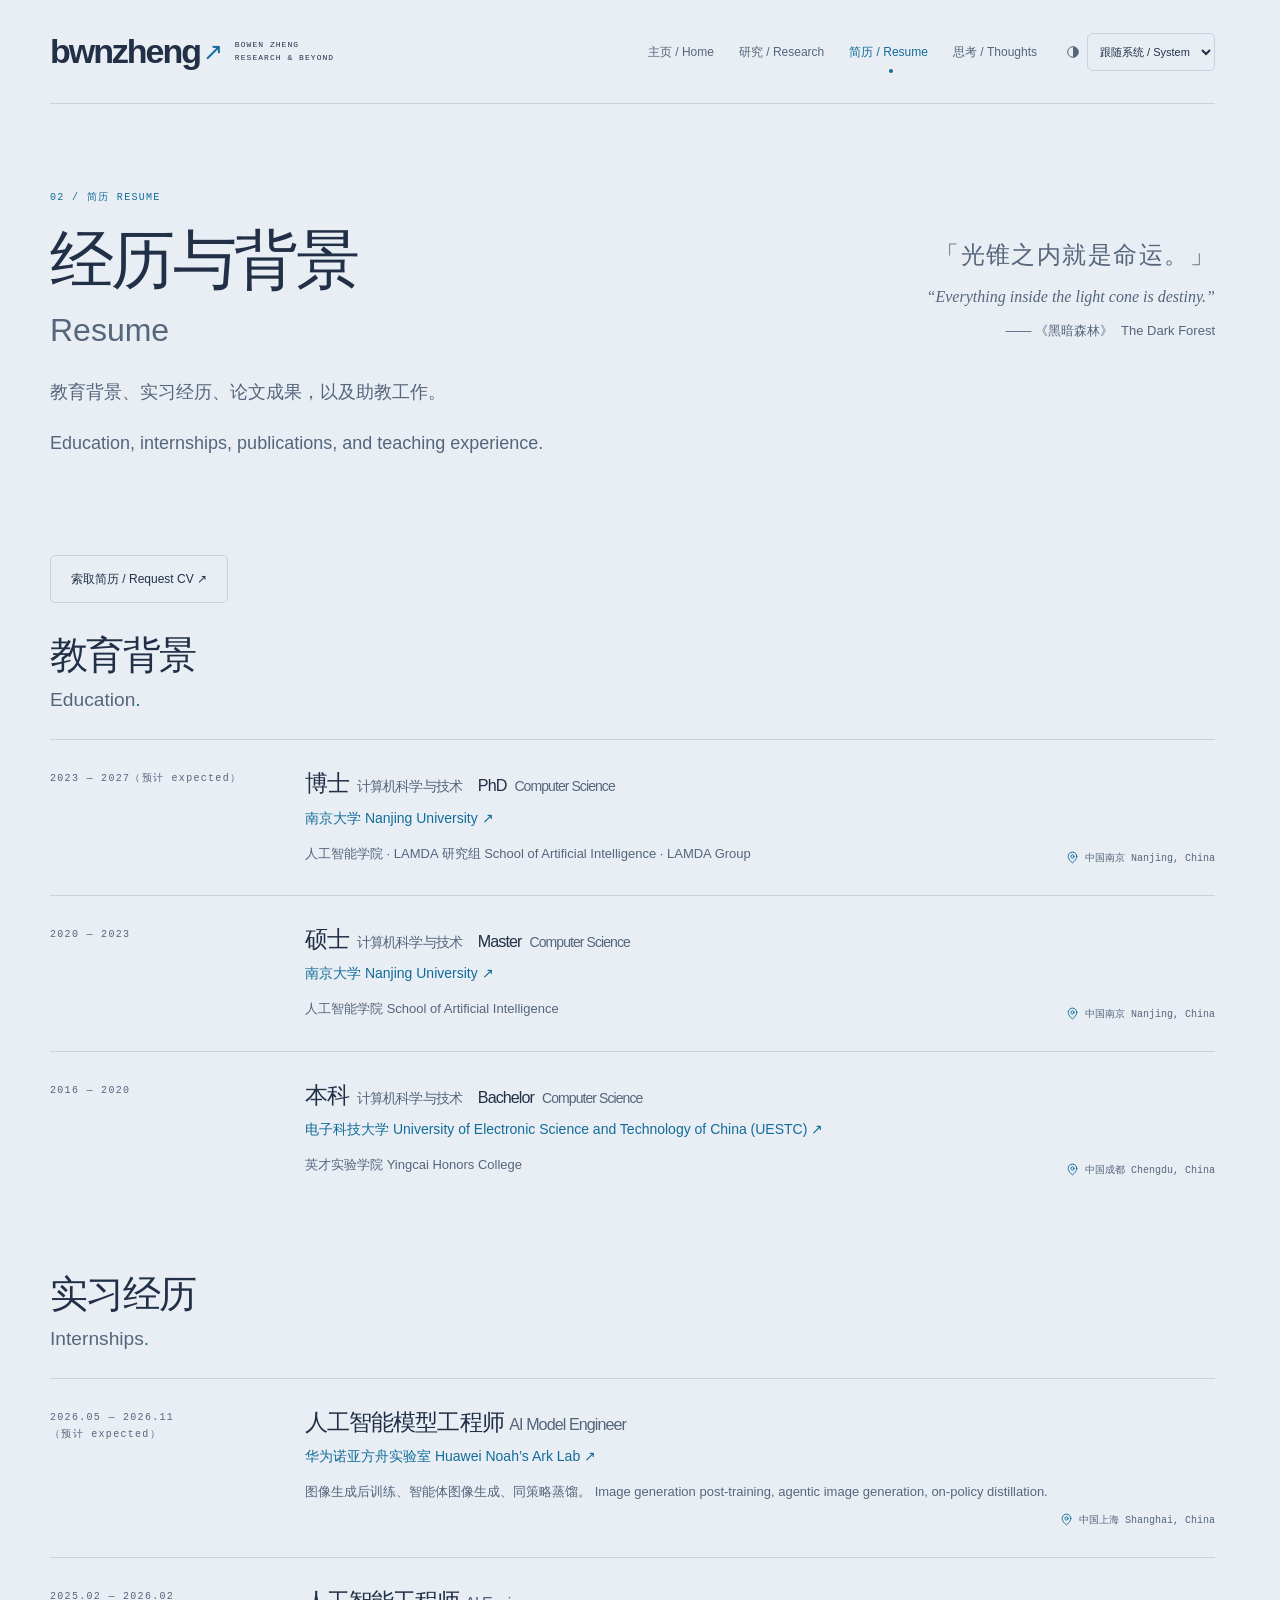
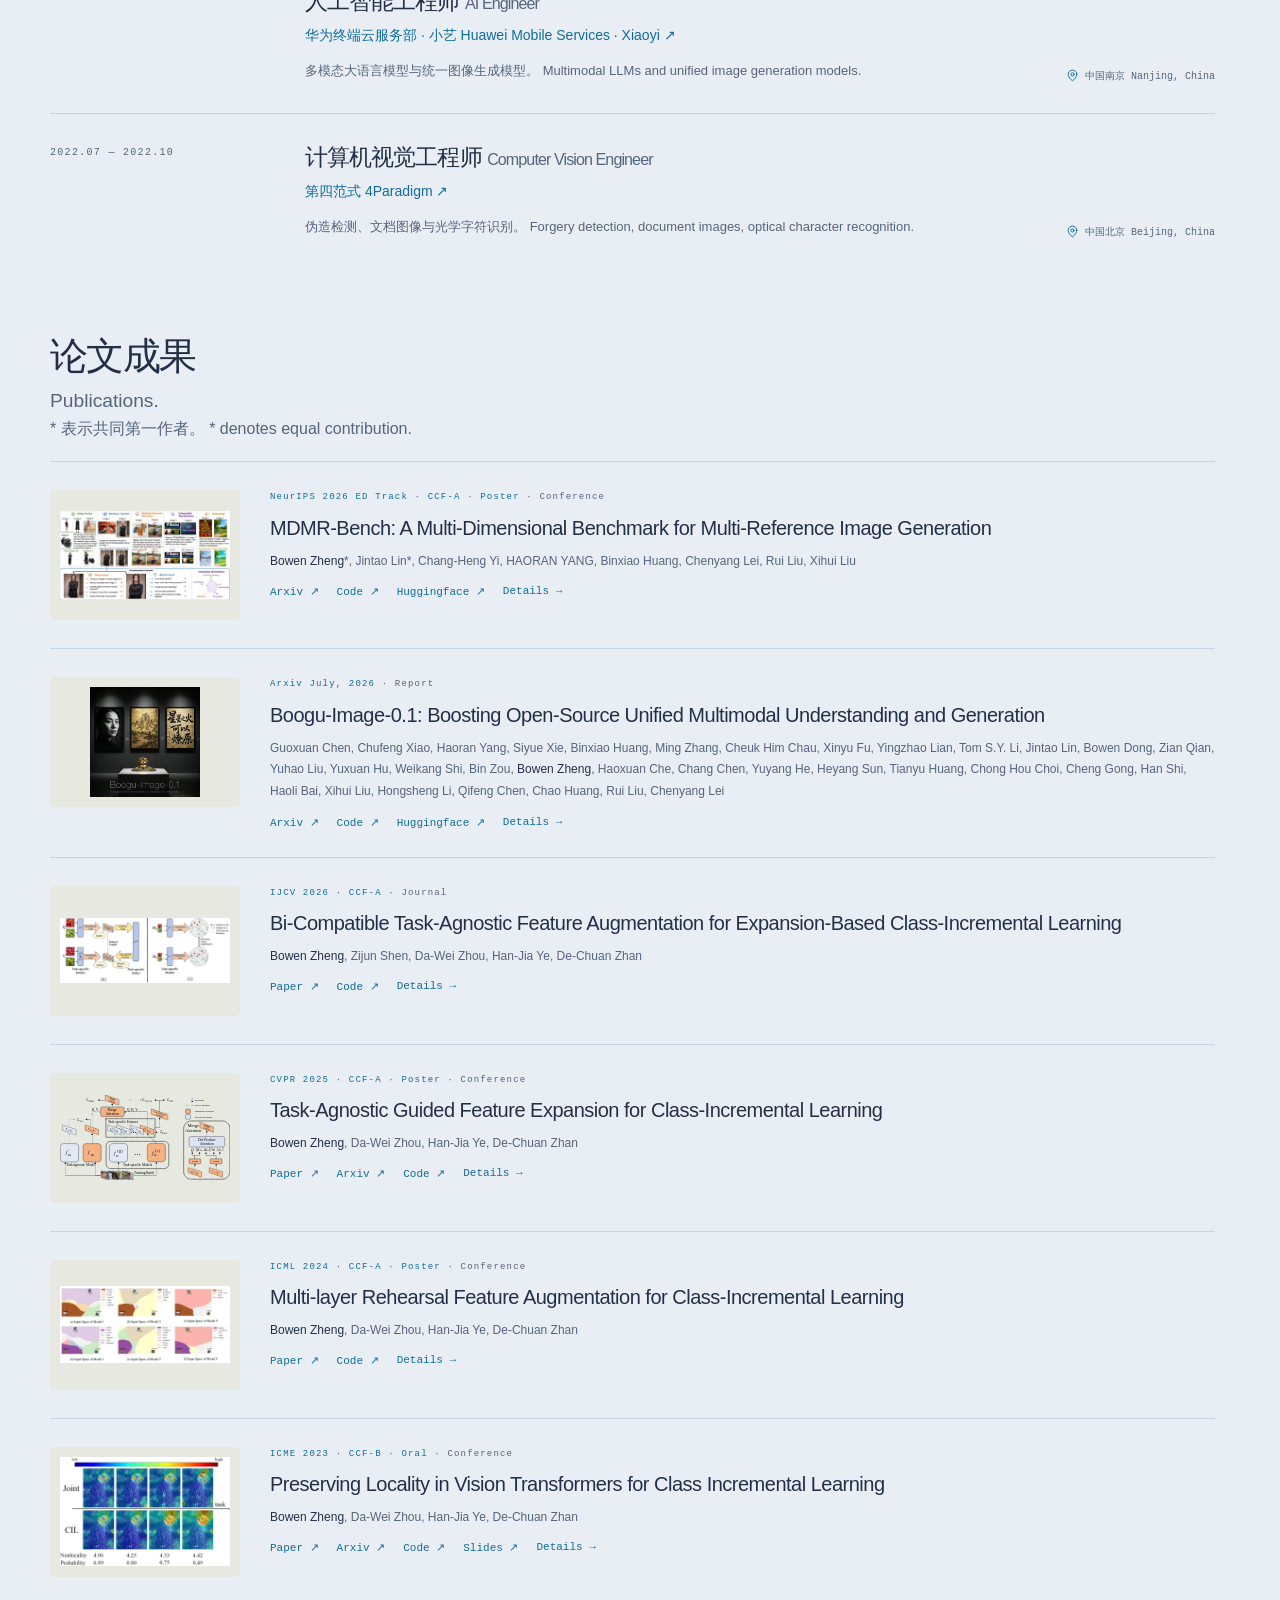
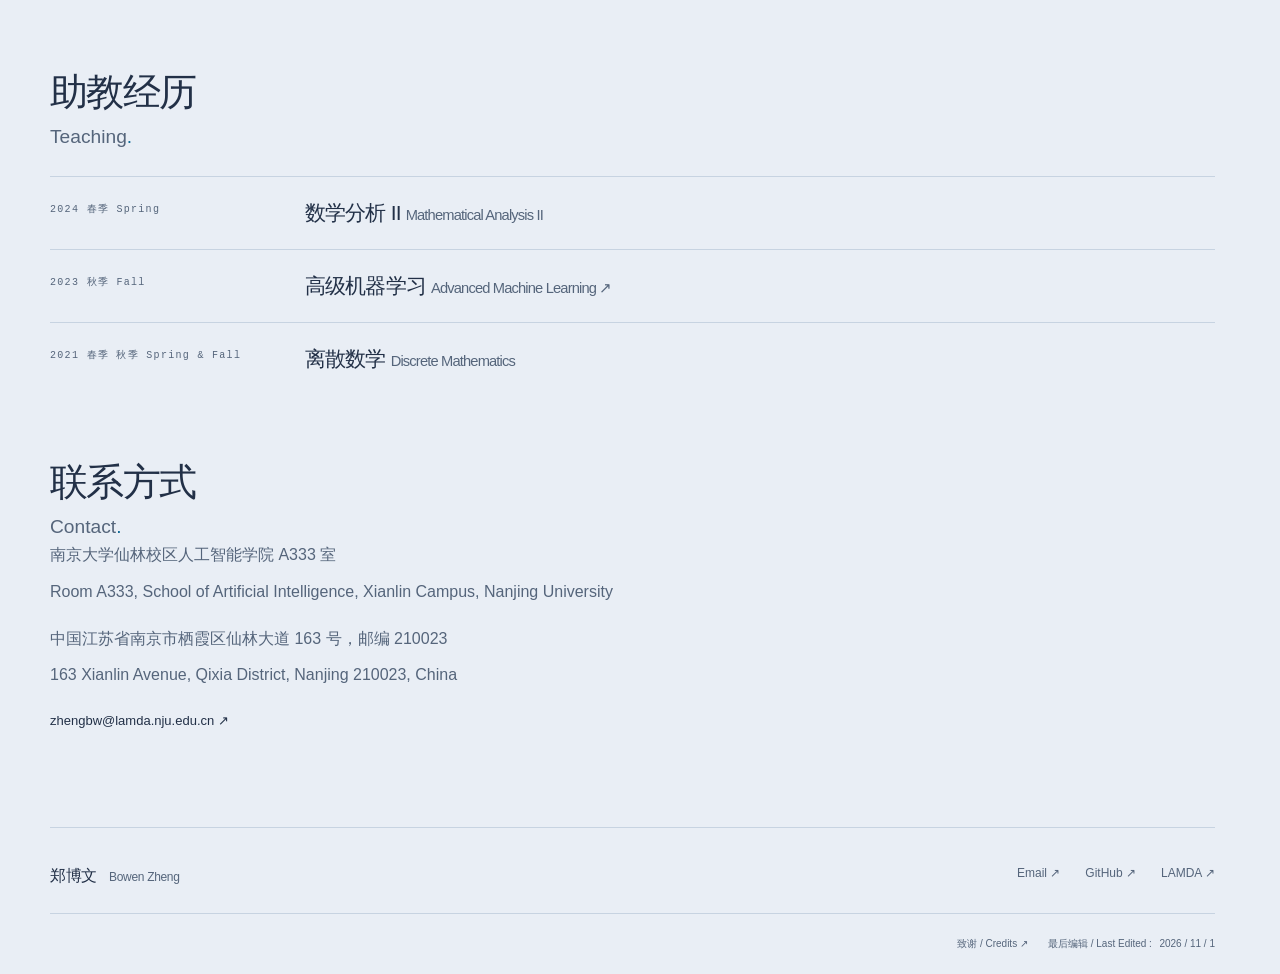
<file: resume/index.html>
<!DOCTYPE html><html lang="en"><head><meta charset="UTF-8"><meta name="viewport" content="width=device-width, initial-scale=1"><meta name="description" content="Bowen Zheng, PhD candidate at LAMDA, Nanjing University. Research in continual learning, generative models, and agentic image generation."><meta name="theme-color" content="#101310"><script>
      document.documentElement.classList.add('js-enabled');
    </script><script>// Runs in the head before first paint, shared by every page.
(() => {
  const storageKey = 'bwnzheng-theme';
  const system = window.matchMedia('(prefers-color-scheme: dark)');
  const normalize = (value) => (['light', 'dark'].includes(value) ? value : 'system');
  let preference = 'system';
  try {
    preference = normalize(localStorage.getItem(storageKey));
  } catch {
    // A blocked storage API should not prevent theme switching.
  }
  const apply = () => {
    const theme = preference === 'system' ? (system.matches ? 'dark' : 'light') : preference;
    document.documentElement.dataset.theme = theme;
    document.documentElement.dataset.themePreference = preference;
    document
      .querySelector('meta[name="theme-color"]')
      ?.setAttribute('content', theme === 'dark' ? '#101310' : '#e9eef5');
    const select = document.getElementById('theme-select');
    if (select) select.value = preference;
  };
  apply();
  system.addEventListener('change', () => {
    if (preference === 'system') apply();
  });
  window.addEventListener('storage', (event) => {
    if (event.key === storageKey || event.key === null) {
      preference = normalize(event.newValue);
      apply();
    }
  });
  document.addEventListener(
    'DOMContentLoaded',
    () => {
      apply();
      document.getElementById('theme-select')?.addEventListener('change', (event) => {
        preference = normalize(event.target.value);
        try {
          if (preference === 'system') localStorage.removeItem(storageKey);
          else localStorage.setItem(storageKey, preference);
        } catch {
          // Keep the choice active in this page even when persistence is unavailable.
        }
        apply();
      });
    },
    { once: true },
  );
})();
</script><meta name="generator" content="Astro v7.3.5"><title>简历 · Resume · Bowen Zheng</title><link rel="icon" type="image/svg+xml" href="/favicon.svg"><link rel="canonical" href="https://bwnzheng.github.io/resume/"><meta property="og:title" content="简历 · Resume · Bowen Zheng"><meta property="og:description" content="Bowen Zheng, PhD candidate at LAMDA, Nanjing University. Research in continual learning, generative models, and agentic image generation."><meta property="og:type" content="website"><meta property="og:url" content="https://bwnzheng.github.io/resume/"><link rel="stylesheet" href="/_astro/BaseLayout.ZiGx69Mv.css"><style>.page-heading-with-quote[data-astro-cid-s7fn5vct]{max-width:none}.page-heading-title-row[data-astro-cid-s7fn5vct]{justify-content:space-between;align-items:center;gap:24px;margin-bottom:24px;display:flex}.page-heading-title-row[data-astro-cid-s7fn5vct] h1[data-astro-cid-s7fn5vct]{flex-shrink:0;margin-bottom:0}.page-heading-quote[data-astro-cid-s7fn5vct]{margin:0;text-align:right;max-width:420px;color:var(--muted);margin-inline-start:auto;line-height:1.8}.page-heading-quote[data-astro-cid-s7fn5vct] p[data-astro-cid-s7fn5vct]{margin:0}.page-heading-quote[data-astro-cid-s7fn5vct]>[data-astro-cid-s7fn5vct][lang=zh]{letter-spacing:.06em;font-family:Kaiti SC,STKaiti,KaiTi,楷体,serif;font-size:clamp(20px,2vw,24px)}.page-heading-quote[data-astro-cid-s7fn5vct]>[data-astro-cid-s7fn5vct][lang=en]{font-synthesis:style;margin-top:6px;font-family:Georgia,Times New Roman,serif;font-size:16px;font-style:italic;line-height:1.6}.page-heading-long-quote[data-astro-cid-s7fn5vct] .page-heading-quote[data-astro-cid-s7fn5vct]{max-width:560px}.quote-author[data-astro-cid-s7fn5vct]{flex-wrap:wrap;justify-content:flex-end;gap:0 8px;margin-top:12px;font-size:13px;line-height:1.6;display:flex}@media (width>=701px) and (width<=1000px){.page-heading-long-quote[data-astro-cid-s7fn5vct]{flex-direction:column;align-items:flex-start}}@media (width<=700px){.page-heading-title-row[data-astro-cid-s7fn5vct]{flex-direction:column;align-items:flex-start;gap:16px}.page-heading-quote[data-astro-cid-s7fn5vct]{text-align:left;margin-inline-start:0}.quote-author[data-astro-cid-s7fn5vct]{justify-content:flex-start}}
.eyebrow[data-astro-cid-3xih677i]>.expected-note[data-astro-cid-3xih677i]{color:var(--muted);white-space:nowrap;text-transform:none}.experience-heading[data-astro-cid-3xih677i]{flex-wrap:wrap;align-items:baseline;gap:6px 16px;display:flex}.experience-heading[data-astro-cid-3xih677i] .inline-en[data-astro-cid-3xih677i]{font-size:.7em;font-weight:400}.experience-heading[data-astro-cid-3xih677i] .major[data-astro-cid-3xih677i]{color:var(--muted);font-size:14px;font-weight:400}.education-label[data-astro-cid-3xih677i]{flex-wrap:wrap;align-items:baseline;gap:8px;display:inline-flex}.timeline[data-astro-cid-3xih677i] article[data-astro-cid-3xih677i]>.location[data-astro-cid-3xih677i]{white-space:nowrap;text-align:right;grid-area:auto;justify-content:flex-end;align-items:baseline;gap:6px;display:flex;position:absolute;bottom:30px;left:auto;right:0}.location-icon[data-astro-cid-3xih677i]{width:13px;height:13px;color:var(--accent);flex-shrink:0;align-self:flex-start}.experience-description[data-astro-cid-3xih677i]:after{content:"";width:180px;height:1em;display:inline-block}@media (width<=760px){.timeline[data-astro-cid-3xih677i] article[data-astro-cid-3xih677i]>.location[data-astro-cid-3xih677i]{bottom:24px}}
</style></head><body><a class="skip-link" href="#main">Skip to content</a><header class="site-header wrap"><a class="wordmark" href="/" aria-label="Bowen Zheng home">bwnzheng<span>↗</span><span class="wordmark-caption">BOWEN ZHENG<br>RESEARCH & BEYOND</span></a><div class="header-controls"><nav aria-label="Main navigation"><a href="/">主页 / Home</a><a href="/research/">研究 / Research</a><a href="/resume/" aria-current="page">简历 / Resume</a><a href="/blog/">思考 / Thoughts</a></nav><label class="theme-picker"><svg viewBox="0 0 24 24" fill="none" stroke="currentColor" stroke-width="1.5" aria-hidden="true"><circle cx="12" cy="12" r="8"></circle><path d="M12 4a8 8 0 0 1 0 16Z" fill="currentColor" stroke="none"></path></svg><span class="sr-only">主题 / Color theme</span><select id="theme-select" aria-label="主题 / Color theme"><option value="system">跟随系统 / System</option><option value="light">日间 / Light</option><option value="dark">夜间 / Dark</option></select><script>
            // Restore the choice as soon as the control is parsed, before first paint.
            document.getElementById('theme-select').value =
              document.documentElement.dataset.themePreference || 'system';
          </script></label></div></header><main id="main"><div class="wrap"><header class="page-heading page-heading-with-quote" data-astro-cid-s7fn5vct><p class="eyebrow" data-astro-cid-s7fn5vct><span data-astro-cid-s7fn5vct>02 /</span><span lang="zh" data-astro-cid-s7fn5vct>简历</span><span lang="en" data-astro-cid-s7fn5vct>RESUME</span></p><div class="page-heading-title-row page-heading-long-quote" data-astro-cid-s7fn5vct><h1 class="bilingual-title" data-astro-cid-s7fn5vct><span lang="zh" data-astro-cid-s7fn5vct>经历与背景</span><span class="title-en" lang="en" data-astro-cid-s7fn5vct>Resume</span></h1><blockquote class="page-heading-quote" data-astro-cid-s7fn5vct><p lang="zh" data-astro-cid-s7fn5vct>「光锥之内就是命运。」</p><p lang="en" data-astro-cid-s7fn5vct>“Everything inside the light cone is destiny.”</p><footer class="quote-author" data-astro-cid-s7fn5vct><span lang="zh" data-astro-cid-s7fn5vct>—— 《黑暗森林》</span><span lang="en" data-astro-cid-s7fn5vct>The Dark Forest</span></footer></blockquote></div><p class="lead" lang="zh" data-astro-cid-s7fn5vct>教育背景、实习经历、论文成果，以及助教工作。</p><p class="lead" lang="en" data-astro-cid-s7fn5vct>Education, internships, publications, and teaching experience.</p></header><div class="hero-actions"><a class="button" href="mailto:zhengbw@lamda.nju.edu.cn">索取简历 / Request CV ↗</a></div><section class="section compact"><h2 class="bilingual-title"><span lang="zh">教育背景</span><span class="title-en" lang="en">Education<span class="accent">.</span></span></h2><div class="timeline" data-astro-cid-3xih677i><article data-astro-cid-3xih677i><div class="experience-grid" data-astro-cid-3xih677i><p class="eyebrow" data-astro-cid-3xih677i>2023 — 2027<span class="expected-note" data-astro-cid-3xih677i>（<span lang="zh" data-astro-cid-3xih677i>预计</span> <span lang="en" data-astro-cid-3xih677i>expected</span>）</span></p><div data-astro-cid-3xih677i><h3 class="experience-heading" data-astro-cid-3xih677i><span class="education-label" lang="zh" data-astro-cid-3xih677i><span class="degree" data-astro-cid-3xih677i>博士</span> <span class="major" data-astro-cid-3xih677i>计算机科学与技术</span></span><span class="education-label inline-en" lang="en" data-astro-cid-3xih677i><span class="degree" data-astro-cid-3xih677i>PhD</span> <span class="major" data-astro-cid-3xih677i>Computer Science</span></span></h3><a class="inline-bilingual" data-astro-cid-3xih677i="true" href="https://ai.nju.edu.cn/" target="_blank" rel="noopener noreferrer" rel="noopener noreferrer"><span lang="zh" data-astro-cid-3xih677i>南京大学</span> <span lang="en" data-astro-cid-3xih677i>Nanjing University ↗</span></a><p class="experience-description inline-bilingual" data-astro-cid-3xih677i><span lang="zh" data-astro-cid-3xih677i>人工智能学院 · LAMDA 研究组</span> <span class="inline-en" lang="en" data-astro-cid-3xih677i>School of Artificial Intelligence · LAMDA Group</span></p></div></div><span class="location" data-astro-cid-3xih677i><svg class="location-icon" viewBox="0 0 24 24" fill="none" stroke="currentColor" stroke-width="1.8" stroke-linecap="round" stroke-linejoin="round" aria-hidden="true" focusable="false" data-astro-cid-3xih677i><path d="M20 10c0 6-8 12-8 12S4 16 4 10a8 8 0 1 1 16 0Z" data-astro-cid-3xih677i></path><circle cx="12" cy="10" r="3" data-astro-cid-3xih677i></circle></svg><span class="inline-bilingual" data-astro-cid-3xih677i><span lang="zh" data-astro-cid-3xih677i>中国南京</span> <span lang="en" data-astro-cid-3xih677i>Nanjing, China</span></span></span></article><article data-astro-cid-3xih677i><div class="experience-grid" data-astro-cid-3xih677i><p class="eyebrow" data-astro-cid-3xih677i>2020 — 2023</p><div data-astro-cid-3xih677i><h3 class="experience-heading" data-astro-cid-3xih677i><span class="education-label" lang="zh" data-astro-cid-3xih677i><span class="degree" data-astro-cid-3xih677i>硕士</span> <span class="major" data-astro-cid-3xih677i>计算机科学与技术</span></span><span class="education-label inline-en" lang="en" data-astro-cid-3xih677i><span class="degree" data-astro-cid-3xih677i>Master</span> <span class="major" data-astro-cid-3xih677i>Computer Science</span></span></h3><a class="inline-bilingual" data-astro-cid-3xih677i="true" href="https://ai.nju.edu.cn/" target="_blank" rel="noopener noreferrer" rel="noopener noreferrer"><span lang="zh" data-astro-cid-3xih677i>南京大学</span> <span lang="en" data-astro-cid-3xih677i>Nanjing University ↗</span></a><p class="experience-description inline-bilingual" data-astro-cid-3xih677i><span lang="zh" data-astro-cid-3xih677i>人工智能学院</span> <span class="inline-en" lang="en" data-astro-cid-3xih677i>School of Artificial Intelligence</span></p></div></div><span class="location" data-astro-cid-3xih677i><svg class="location-icon" viewBox="0 0 24 24" fill="none" stroke="currentColor" stroke-width="1.8" stroke-linecap="round" stroke-linejoin="round" aria-hidden="true" focusable="false" data-astro-cid-3xih677i><path d="M20 10c0 6-8 12-8 12S4 16 4 10a8 8 0 1 1 16 0Z" data-astro-cid-3xih677i></path><circle cx="12" cy="10" r="3" data-astro-cid-3xih677i></circle></svg><span class="inline-bilingual" data-astro-cid-3xih677i><span lang="zh" data-astro-cid-3xih677i>中国南京</span> <span lang="en" data-astro-cid-3xih677i>Nanjing, China</span></span></span></article><article data-astro-cid-3xih677i><div class="experience-grid" data-astro-cid-3xih677i><p class="eyebrow" data-astro-cid-3xih677i>2016 — 2020</p><div data-astro-cid-3xih677i><h3 class="experience-heading" data-astro-cid-3xih677i><span class="education-label" lang="zh" data-astro-cid-3xih677i><span class="degree" data-astro-cid-3xih677i>本科</span> <span class="major" data-astro-cid-3xih677i>计算机科学与技术</span></span><span class="education-label inline-en" lang="en" data-astro-cid-3xih677i><span class="degree" data-astro-cid-3xih677i>Bachelor</span> <span class="major" data-astro-cid-3xih677i>Computer Science</span></span></h3><a class="inline-bilingual" data-astro-cid-3xih677i="true" href="https://www.yingcai.uestc.edu.cn/" target="_blank" rel="noopener noreferrer" rel="noopener noreferrer"><span lang="zh" data-astro-cid-3xih677i>电子科技大学</span> <span lang="en" data-astro-cid-3xih677i>University of Electronic Science and Technology of China (UESTC) ↗</span></a><p class="experience-description inline-bilingual" data-astro-cid-3xih677i><span lang="zh" data-astro-cid-3xih677i>英才实验学院</span> <span class="inline-en" lang="en" data-astro-cid-3xih677i>Yingcai Honors College</span></p></div></div><span class="location" data-astro-cid-3xih677i><svg class="location-icon" viewBox="0 0 24 24" fill="none" stroke="currentColor" stroke-width="1.8" stroke-linecap="round" stroke-linejoin="round" aria-hidden="true" focusable="false" data-astro-cid-3xih677i><path d="M20 10c0 6-8 12-8 12S4 16 4 10a8 8 0 1 1 16 0Z" data-astro-cid-3xih677i></path><circle cx="12" cy="10" r="3" data-astro-cid-3xih677i></circle></svg><span class="inline-bilingual" data-astro-cid-3xih677i><span lang="zh" data-astro-cid-3xih677i>中国成都</span> <span lang="en" data-astro-cid-3xih677i>Chengdu, China</span></span></span></article></div></section><section class="section compact"><h2 class="bilingual-title"><span lang="zh">实习经历</span><span class="title-en" lang="en">Internships<span class="accent">.</span></span></h2><div class="timeline" data-astro-cid-3xih677i><article data-astro-cid-3xih677i><div class="experience-grid" data-astro-cid-3xih677i><p class="eyebrow" data-astro-cid-3xih677i>2026.05 — 2026.11<span class="expected-note" data-astro-cid-3xih677i>（<span lang="zh" data-astro-cid-3xih677i>预计</span> <span lang="en" data-astro-cid-3xih677i>expected</span>）</span></p><div data-astro-cid-3xih677i><h3 class="experience-heading" data-astro-cid-3xih677i><span class="inline-bilingual" data-astro-cid-3xih677i><span lang="zh" data-astro-cid-3xih677i>人工智能模型工程师</span> <span class="inline-en" lang="en" data-astro-cid-3xih677i>AI Model Engineer</span></span></h3><a class="inline-bilingual" data-astro-cid-3xih677i="true" href="https://noahlab.com.hk/" target="_blank" rel="noopener noreferrer" rel="noopener noreferrer"><span lang="zh" data-astro-cid-3xih677i>华为诺亚方舟实验室</span> <span lang="en" data-astro-cid-3xih677i>Huawei Noah’s Ark Lab ↗</span></a><p class="experience-description inline-bilingual" data-astro-cid-3xih677i><span lang="zh" data-astro-cid-3xih677i>图像生成后训练、智能体图像生成、同策略蒸馏。</span> <span class="inline-en" lang="en" data-astro-cid-3xih677i>Image generation post-training, agentic image generation, on-policy distillation.</span></p></div></div><span class="location" data-astro-cid-3xih677i><svg class="location-icon" viewBox="0 0 24 24" fill="none" stroke="currentColor" stroke-width="1.8" stroke-linecap="round" stroke-linejoin="round" aria-hidden="true" focusable="false" data-astro-cid-3xih677i><path d="M20 10c0 6-8 12-8 12S4 16 4 10a8 8 0 1 1 16 0Z" data-astro-cid-3xih677i></path><circle cx="12" cy="10" r="3" data-astro-cid-3xih677i></circle></svg><span class="inline-bilingual" data-astro-cid-3xih677i><span lang="zh" data-astro-cid-3xih677i>中国上海</span> <span lang="en" data-astro-cid-3xih677i>Shanghai, China</span></span></span></article><article data-astro-cid-3xih677i><div class="experience-grid" data-astro-cid-3xih677i><p class="eyebrow" data-astro-cid-3xih677i>2025.02 — 2026.02</p><div data-astro-cid-3xih677i><h3 class="experience-heading" data-astro-cid-3xih677i><span class="inline-bilingual" data-astro-cid-3xih677i><span lang="zh" data-astro-cid-3xih677i>人工智能工程师</span> <span class="inline-en" lang="en" data-astro-cid-3xih677i>AI Engineer</span></span></h3><a class="inline-bilingual" data-astro-cid-3xih677i="true" href="https://consumer.huawei.com/cn/mobileservices/" target="_blank" rel="noopener noreferrer" rel="noopener noreferrer"><span lang="zh" data-astro-cid-3xih677i>华为终端云服务部 · 小艺</span> <span lang="en" data-astro-cid-3xih677i>Huawei Mobile Services · Xiaoyi ↗</span></a><p class="experience-description inline-bilingual" data-astro-cid-3xih677i><span lang="zh" data-astro-cid-3xih677i>多模态大语言模型与统一图像生成模型。</span> <span class="inline-en" lang="en" data-astro-cid-3xih677i>Multimodal LLMs and unified image generation models.</span></p></div></div><span class="location" data-astro-cid-3xih677i><svg class="location-icon" viewBox="0 0 24 24" fill="none" stroke="currentColor" stroke-width="1.8" stroke-linecap="round" stroke-linejoin="round" aria-hidden="true" focusable="false" data-astro-cid-3xih677i><path d="M20 10c0 6-8 12-8 12S4 16 4 10a8 8 0 1 1 16 0Z" data-astro-cid-3xih677i></path><circle cx="12" cy="10" r="3" data-astro-cid-3xih677i></circle></svg><span class="inline-bilingual" data-astro-cid-3xih677i><span lang="zh" data-astro-cid-3xih677i>中国南京</span> <span lang="en" data-astro-cid-3xih677i>Nanjing, China</span></span></span></article><article data-astro-cid-3xih677i><div class="experience-grid" data-astro-cid-3xih677i><p class="eyebrow" data-astro-cid-3xih677i>2022.07 — 2022.10</p><div data-astro-cid-3xih677i><h3 class="experience-heading" data-astro-cid-3xih677i><span class="inline-bilingual" data-astro-cid-3xih677i><span lang="zh" data-astro-cid-3xih677i>计算机视觉工程师</span> <span class="inline-en" lang="en" data-astro-cid-3xih677i>Computer Vision Engineer</span></span></h3><a class="inline-bilingual" data-astro-cid-3xih677i="true" href="https://www.4paradigm.com/" target="_blank" rel="noopener noreferrer" rel="noopener noreferrer"><span lang="zh" data-astro-cid-3xih677i>第四范式</span> <span lang="en" data-astro-cid-3xih677i>4Paradigm ↗</span></a><p class="experience-description inline-bilingual" data-astro-cid-3xih677i><span lang="zh" data-astro-cid-3xih677i>伪造检测、文档图像与光学字符识别。</span> <span class="inline-en" lang="en" data-astro-cid-3xih677i>Forgery detection, document images, optical character recognition.</span></p></div></div><span class="location" data-astro-cid-3xih677i><svg class="location-icon" viewBox="0 0 24 24" fill="none" stroke="currentColor" stroke-width="1.8" stroke-linecap="round" stroke-linejoin="round" aria-hidden="true" focusable="false" data-astro-cid-3xih677i><path d="M20 10c0 6-8 12-8 12S4 16 4 10a8 8 0 1 1 16 0Z" data-astro-cid-3xih677i></path><circle cx="12" cy="10" r="3" data-astro-cid-3xih677i></circle></svg><span class="inline-bilingual" data-astro-cid-3xih677i><span lang="zh" data-astro-cid-3xih677i>中国北京</span> <span lang="en" data-astro-cid-3xih677i>Beijing, China</span></span></span></article></div></section><section id="publications" class="section compact"><h2 class="bilingual-title"><span lang="zh">论文成果</span><span class="title-en" lang="en">Publications<span class="accent">.</span></span></h2><p class="inline-bilingual"><span lang="zh">* 表示共同第一作者。</span> <span lang="en">* denotes equal contribution.</span></p><div class="publication-browser"><div class="publication-list"><article class="publication" data-year="2026" data-type="Conference" data-search="mdmr-bench: a multi-dimensional benchmark for multi-reference image generation bowen zheng*, jintao lin*, chang-heng yi, haoran yang, binxiao huang, chenyang lei, rui liu, xihui liu multi-reference image generation, evaluation benchmark, checklist-based evaluation. neurips 2026 ed track ccf-a poster"><a class="publication-image" href="/papers/mdmr-bench/"><img src="/_astro/mdmr-bench.DdKiKi-2_Z1JyHmh.webp" srcset="/_astro/mdmr-bench.DdKiKi-2_Z1KBf66.webp 360w, /_astro/mdmr-bench.DdKiKi-2_Z1JyHmh.webp 720w" alt="mdmr-bench research overview" sizes="(max-width: 760px) 90vw, 600px" loading="lazy" decoding="async" width="720" height="377"></a><div><p class="eyebrow"><span>NeurIPS 2026 ED Track</span> · <span>CCF-A</span> · <span>Poster</span> · Conference</p><h3><a href="/papers/mdmr-bench/">MDMR-Bench: A Multi-Dimensional Benchmark for Multi-Reference Image Generation</a></h3><p class="authors"><strong>Bowen Zheng</strong>*, Jintao Lin*, Chang-Heng Yi, HAORAN YANG, Binxiao Huang, Chenyang Lei, Rui Liu, Xihui Liu</p><div class="paper-links"><a href="https://arxiv.org/abs/2610.32459v1" target="_blank" rel="noopener noreferrer" rel="noopener noreferrer">Arxiv ↗
            </a><a href="https://github.com/LHRYANG/MDMR-Bench" target="_blank" rel="noopener noreferrer" rel="noopener noreferrer">Code ↗
            </a><a href="https://huggingface.co/datasets/MDMR-Bench/MDMR-Bench" target="_blank" rel="noopener noreferrer" rel="noopener noreferrer">Huggingface ↗
            </a><a href="/papers/mdmr-bench/">Details →</a></div></div></article><article class="publication" data-year="2026" data-type="Report" data-search="boogu-image-0.1: boosting open-source unified multimodal understanding and generation guoxuan chen, chufeng xiao, haoran yang, siyue xie, binxiao huang, ming zhang, cheuk him chau, xinyu fu, yingzhao lian, tom s.y. li, jintao lin, bowen dong, zian qian, yuhao liu, yuxuan hu, weikang shi, bin zou, bowen zheng, haoxuan che, chang chen, yuyang he, heyang sun, tianyu huang, chong hou choi, cheng gong, han shi, haoli bai, xihui liu, hongsheng li, qifeng chen, chao huang, rui liu, chenyang lei a competitive open-source image generation and editing model. arxiv july, 2026  "><a class="publication-image" href="/papers/boogu-image/"><img src="/_astro/boogu-image.BDTxETuF_Z9L20n.webp" srcset="/_astro/boogu-image.BDTxETuF_aqdbP.webp 360w, /_astro/boogu-image.BDTxETuF_Z9L20n.webp 720w" alt="boogu-image research overview" sizes="(max-width: 760px) 90vw, 600px" loading="lazy" decoding="async" width="720" height="720"></a><div><p class="eyebrow"><span>Arxiv July, 2026</span> · Report</p><h3><a href="/papers/boogu-image/">Boogu-Image-0.1: Boosting Open-Source Unified Multimodal Understanding and Generation</a></h3><p class="authors">Guoxuan Chen, Chufeng Xiao, Haoran Yang, Siyue Xie, Binxiao Huang, Ming Zhang, Cheuk Him Chau, Xinyu Fu, Yingzhao Lian, Tom S.Y. Li, Jintao Lin, Bowen Dong, Zian Qian, Yuhao Liu, Yuxuan Hu, Weikang Shi, Bin Zou, <strong>Bowen Zheng</strong>, Haoxuan Che, Chang Chen, Yuyang He, Heyang Sun, Tianyu Huang, Chong Hou Choi, Cheng Gong, Han Shi, Haoli Bai, Xihui Liu, Hongsheng Li, Qifeng Chen, Chao Huang, Rui Liu, Chenyang Lei</p><div class="paper-links"><a href="https://arxiv.org/abs/2607.13125" target="_blank" rel="noopener noreferrer" rel="noopener noreferrer">Arxiv ↗
            </a><a href="https://github.com/boogu-project/Boogu-Image" target="_blank" rel="noopener noreferrer" rel="noopener noreferrer">Code ↗
            </a><a href="https://huggingface.co/Boogu" target="_blank" rel="noopener noreferrer" rel="noopener noreferrer">Huggingface ↗
            </a><a href="/papers/boogu-image/">Details →</a></div></div></article><article class="publication" data-year="2026" data-type="Journal" data-search="bi-compatible task-agnostic feature augmentation for expansion-based class-incremental learning bowen zheng, zijun shen, da-wei zhou, han-jia ye, de-chuan zhan machine learning, continual learning, bi-compatible continual learning ijcv 2026 ccf-a "><a class="publication-image" href="/papers/bitfea/"><img src="/_astro/bitfea.6OL5MgjG_1FLAN7.webp" srcset="/_astro/bitfea.6OL5MgjG_Z1xOLQ2.webp 360w, /_astro/bitfea.6OL5MgjG_1FLAN7.webp 720w" alt="bitfea research overview" sizes="(max-width: 760px) 90vw, 600px" loading="lazy" decoding="async" width="720" height="275"></a><div><p class="eyebrow"><span>IJCV 2026</span> · <span>CCF-A</span> · Journal</p><h3><a href="/papers/bitfea/">Bi-Compatible Task-Agnostic Feature Augmentation for Expansion-Based Class-Incremental Learning</a></h3><p class="authors"><strong>Bowen Zheng</strong>, Zijun Shen, Da-Wei Zhou, Han-Jia Ye, De-Chuan Zhan</p><div class="paper-links"><a href="https://link.springer.com/article/10.1007/s11263-026-02949-2" target="_blank" rel="noopener noreferrer" rel="noopener noreferrer">Paper ↗
            </a><a href="https://github.com/bwnzheng/BitFea_IJCV2026" target="_blank" rel="noopener noreferrer" rel="noopener noreferrer">Code ↗
            </a><a href="/papers/bitfea/">Details →</a></div></div></article><article class="publication" data-year="2025" data-type="Conference" data-search="task-agnostic guided feature expansion for class-incremental learning bowen zheng, da-wei zhou, han-jia ye, de-chuan zhan machine learning, continual learning, unsupervised learning, feature collision, feature expansion. cvpr 2025 ccf-a poster"><a class="publication-image" href="/papers/tagfex/"><img src="/_astro/tagfex.Cq1zwO_4_Z2v5W92.svg" alt="tagfex research overview" sizes="(max-width: 760px) 90vw, 600px" loading="lazy" decoding="async" width="720" height="358"></a><div><p class="eyebrow"><span>CVPR 2025</span> · <span>CCF-A</span> · <span>Poster</span> · Conference</p><h3><a href="/papers/tagfex/">Task-Agnostic Guided Feature Expansion for Class-Incremental Learning</a></h3><p class="authors"><strong>Bowen Zheng</strong>, Da-Wei Zhou, Han-Jia Ye, De-Chuan Zhan</p><div class="paper-links"><a href="https://openaccess.thecvf.com/content/CVPR2025/html/Zheng_Task-Agnostic_Guided_Feature_Expansion_for_Class-Incremental_Learning_CVPR_2025_paper.html" target="_blank" rel="noopener noreferrer" rel="noopener noreferrer">Paper ↗
            </a><a href="https://arxiv.org/abs/2503.00823" target="_blank" rel="noopener noreferrer" rel="noopener noreferrer">Arxiv ↗
            </a><a href="https://github.com/bwnzheng/TagFex_CVPR2025" target="_blank" rel="noopener noreferrer" rel="noopener noreferrer">Code ↗
            </a><a href="/papers/tagfex/">Details →</a></div></div></article><article class="publication" data-year="2024" data-type="Conference" data-search="multi-layer rehearsal feature augmentation for class-incremental learning bowen zheng, da-wei zhou, han-jia ye, de-chuan zhan machine learning, continual learning, margin theory, feature augmentation, adversarial training. icml 2024 ccf-a poster"><a class="publication-image" href="/papers/mrfa/"><img src="/_astro/mrfa.DoHRffhN_Z1atg3b.webp" srcset="/_astro/mrfa.DoHRffhN_23jA7V.webp 360w, /_astro/mrfa.DoHRffhN_Z1atg3b.webp 720w" alt="mrfa research overview" sizes="(max-width: 760px) 90vw, 600px" loading="lazy" decoding="async" width="720" height="329"></a><div><p class="eyebrow"><span>ICML 2024</span> · <span>CCF-A</span> · <span>Poster</span> · Conference</p><h3><a href="/papers/mrfa/">Multi-layer Rehearsal Feature Augmentation for Class-Incremental Learning</a></h3><p class="authors"><strong>Bowen Zheng</strong>, Da-Wei Zhou, Han-Jia Ye, De-Chuan Zhan</p><div class="paper-links"><a href="https://icml.cc/virtual/2024/poster/33673" target="_blank" rel="noopener noreferrer" rel="noopener noreferrer">Paper ↗
            </a><a href="https://github.com/bwnzheng/MRFA_ICML2024" target="_blank" rel="noopener noreferrer" rel="noopener noreferrer">Code ↗
            </a><a href="/papers/mrfa/">Details →</a></div></div></article><article class="publication" data-year="2023" data-type="Conference" data-search="preserving locality in vision transformers for class incremental learning bowen zheng, da-wei zhou, han-jia ye, de-chuan zhan machine learning, continual learning, vision transformer, locality, attention mechanism. icme 2023 ccf-b oral"><a class="publication-image" href="/papers/lpa/"><img src="/_astro/lpa.CZNqnVDi_Z20rfco.webp" srcset="/_astro/lpa.CZNqnVDi_IOQy9.webp 360w, /_astro/lpa.CZNqnVDi_Z20rfco.webp 720w" alt="lpa research overview" sizes="(max-width: 760px) 90vw, 600px" loading="lazy" decoding="async" width="720" height="460"></a><div><p class="eyebrow"><span>ICME 2023</span> · <span>CCF-B</span> · <span>Oral</span> · Conference</p><h3><a href="/papers/lpa/">Preserving Locality in Vision Transformers for Class Incremental Learning</a></h3><p class="authors"><strong>Bowen Zheng</strong>, Da-Wei Zhou, Han-Jia Ye, De-Chuan Zhan</p><div class="paper-links"><a href="https://ieeexplore.ieee.org/document/10219622" target="_blank" rel="noopener noreferrer" rel="noopener noreferrer">Paper ↗
            </a><a href="https://arxiv.org/abs/2304.06971" target="_blank" rel="noopener noreferrer" rel="noopener noreferrer">Arxiv ↗
            </a><a href="https://github.com/bwnzheng/LPA_ICME2023" target="_blank" rel="noopener noreferrer" rel="noopener noreferrer">Code ↗
            </a><a href="/images/icme23/slides.pdf">Slides ↗
            </a><a href="/papers/lpa/">Details →</a></div></div></article></div></div></section><section class="section compact"><h2 class="bilingual-title"><span lang="zh">助教经历</span><span class="title-en" lang="en">Teaching<span class="accent">.</span></span></h2><div class="teaching-list"><article><span class="eyebrow">2024 春季 Spring</span><h3 class="teaching-title inline-bilingual"><span lang="zh">数学分析 II</span> <span class="inline-en" lang="en">Mathematical Analysis II</span></h3></article><article><span class="eyebrow">2023 秋季 Fall</span><h3 class="teaching-title inline-bilingual"><a class="inline-bilingual" href="https://www.lamda.nju.edu.cn/aml23fall/" target="_blank" rel="noopener noreferrer" rel="noopener noreferrer"><span lang="zh">高级机器学习</span> <span class="inline-en" lang="en">Advanced Machine Learning ↗</span></a></h3></article><article><span class="eyebrow">2021 春季 秋季 Spring &amp; Fall</span><h3 class="teaching-title inline-bilingual"><span lang="zh">离散数学</span> <span class="inline-en" lang="en">Discrete Mathematics</span></h3></article></div></section><section class="section compact"><h2 class="bilingual-title"><span lang="zh">联系方式</span><span class="title-en" lang="en">Contact<span class="accent">.</span></span></h2><p class="bilingual-copy"><span lang="zh">南京大学仙林校区人工智能学院 A333 室</span><span lang="en">Room A333, School of Artificial Intelligence, Xianlin Campus, Nanjing University</span></p><p class="bilingual-copy"><span lang="zh">中国江苏省南京市栖霞区仙林大道 163 号，邮编 210023</span><span lang="en">163 Xianlin Avenue, Qixia District, Nanjing 210023, China</span></p><a class="text-link" href="mailto:zhengbw@lamda.nju.edu.cn">zhengbw@lamda.nju.edu.cn ↗</a></section></div></main><footer class="wrap site-footer"><div><a class="footer-name" href="/"><span lang="zh">郑博文</span><span lang="en">Bowen Zheng</span></a></div><div class="footer-links"><a href="mailto:zhengbw@lamda.nju.edu.cn">Email ↗</a><a href="https://github.com/bwnzheng" target="_blank" rel="noopener noreferrer" rel="noopener noreferrer">GitHub ↗</a><a href="https://www.lamda.nju.edu.cn/" target="_blank" rel="noopener noreferrer" rel="noopener noreferrer">LAMDA ↗</a></div><div class="footer-bottom"><a href="/credits/">致谢 / Credits ↗</a><div class="footer-editing"><span lang="zh">最后编辑</span> / <span lang="en">Last Edited</span> :<time datetime="2026-11-01">2026 / 11 / 1</time></div></div></footer><script>(() => {
  // This script restores the position; disable competing browser restoration.
  history.scrollRestoration = 'manual';
  const storageKey = `page-state:${location.pathname}${location.search}`;
  const panels = [...document.querySelectorAll('details[id]')];
  const entry = history.state?.pageNavigation;
  let snapshot = entry;
  if (!snapshot) {
    try {
      snapshot = JSON.parse(sessionStorage.getItem(storageKey) || 'null');
    } catch {
      // History restoration still works when session storage is unavailable.
    }
  }

  const sameSiteSource = (value) => {
    if (!value) return null;
    try {
      const source = new URL(value, location.href);
      return source.origin === location.origin &&
        (source.pathname !== location.pathname || source.search !== location.search)
        ? source.href
        : null;
    } catch {
      return null;
    }
  };
  // Keep the source on this history entry so a refresh cannot change it.
  const returnTo = sameSiteSource(entry?.returnTo ?? document.referrer);
  history.replaceState({ ...history.state, pageNavigation: { ...snapshot, returnTo } }, '');

  const openHashTarget = () => {
    let target;
    try {
      target = document.getElementById(decodeURIComponent(location.hash.slice(1)));
    } catch {
      return null;
    }
    for (
      let panel = target?.closest('details');
      panel;
      panel = panel.parentElement?.closest('details')
    ) {
      panel.open = true;
    }
    return target;
  };
  const restore = () => {
    const saved = history.state?.pageNavigation;
    if (Array.isArray(saved?.open)) {
      panels.forEach((panel) => {
        panel.open = saved.open.includes(panel.id);
      });
    }
    return openHashTarget();
  };
  let ready = false;
  let saveFrame = 0;
  const save = () => {
    cancelAnimationFrame(saveFrame);
    saveFrame = 0;
    if (!ready) return;
    const saved = {
      returnTo,
      open: panels.filter((panel) => panel.open).map((panel) => panel.id),
      scrollY: window.scrollY,
    };
    history.replaceState({ ...history.state, pageNavigation: saved }, '');
    try {
      // Also restore when a return link loads the source as a new history entry.
      sessionStorage.setItem(
        storageKey,
        JSON.stringify({ open: saved.open, scrollY: saved.scrollY }),
      );
    } catch {
      // Storage restrictions must not prevent normal navigation.
    }
  };
  restore();
  panels.forEach((panel) => panel.addEventListener('toggle', save));
  document.addEventListener('click', save, { capture: true });
  // Update the history entry while scrolling: pagehide may be too late for reload.
  window.addEventListener(
    'scroll',
    () => {
      if (ready && !saveFrame) saveFrame = requestAnimationFrame(save);
    },
    { passive: true },
  );
  window.addEventListener('pagehide', save);
  document.addEventListener('visibilitychange', () => {
    if (document.hidden) save();
  });
  window.addEventListener('hashchange', openHashTarget);
  window.addEventListener('pageshow', () => {
    ready = false;
    cancelAnimationFrame(saveFrame);
    saveFrame = 0;
    const target = restore();
    const saved = history.state?.pageNavigation;
    requestAnimationFrame(() =>
      requestAnimationFrame(() => {
        if (typeof saved?.scrollY === 'number') {
          window.scrollTo({ top: saved.scrollY, behavior: 'instant' });
        } else {
          target?.scrollIntoView({ behavior: 'instant', block: 'start' });
        }
        ready = true;
      }),
    );
  });

  document.querySelectorAll('[data-back-link]').forEach((link) => {
    if (!returnTo) return;
    link.href = returnTo;
    link.addEventListener('click', (event) => {
      if (
        event.button ||
        event.metaKey ||
        event.ctrlKey ||
        event.shiftKey ||
        event.altKey ||
        history.length < 2
      )
        return;
      event.preventDefault();
      history.back();
    });
  });
})();
</script></body></html>
</file>
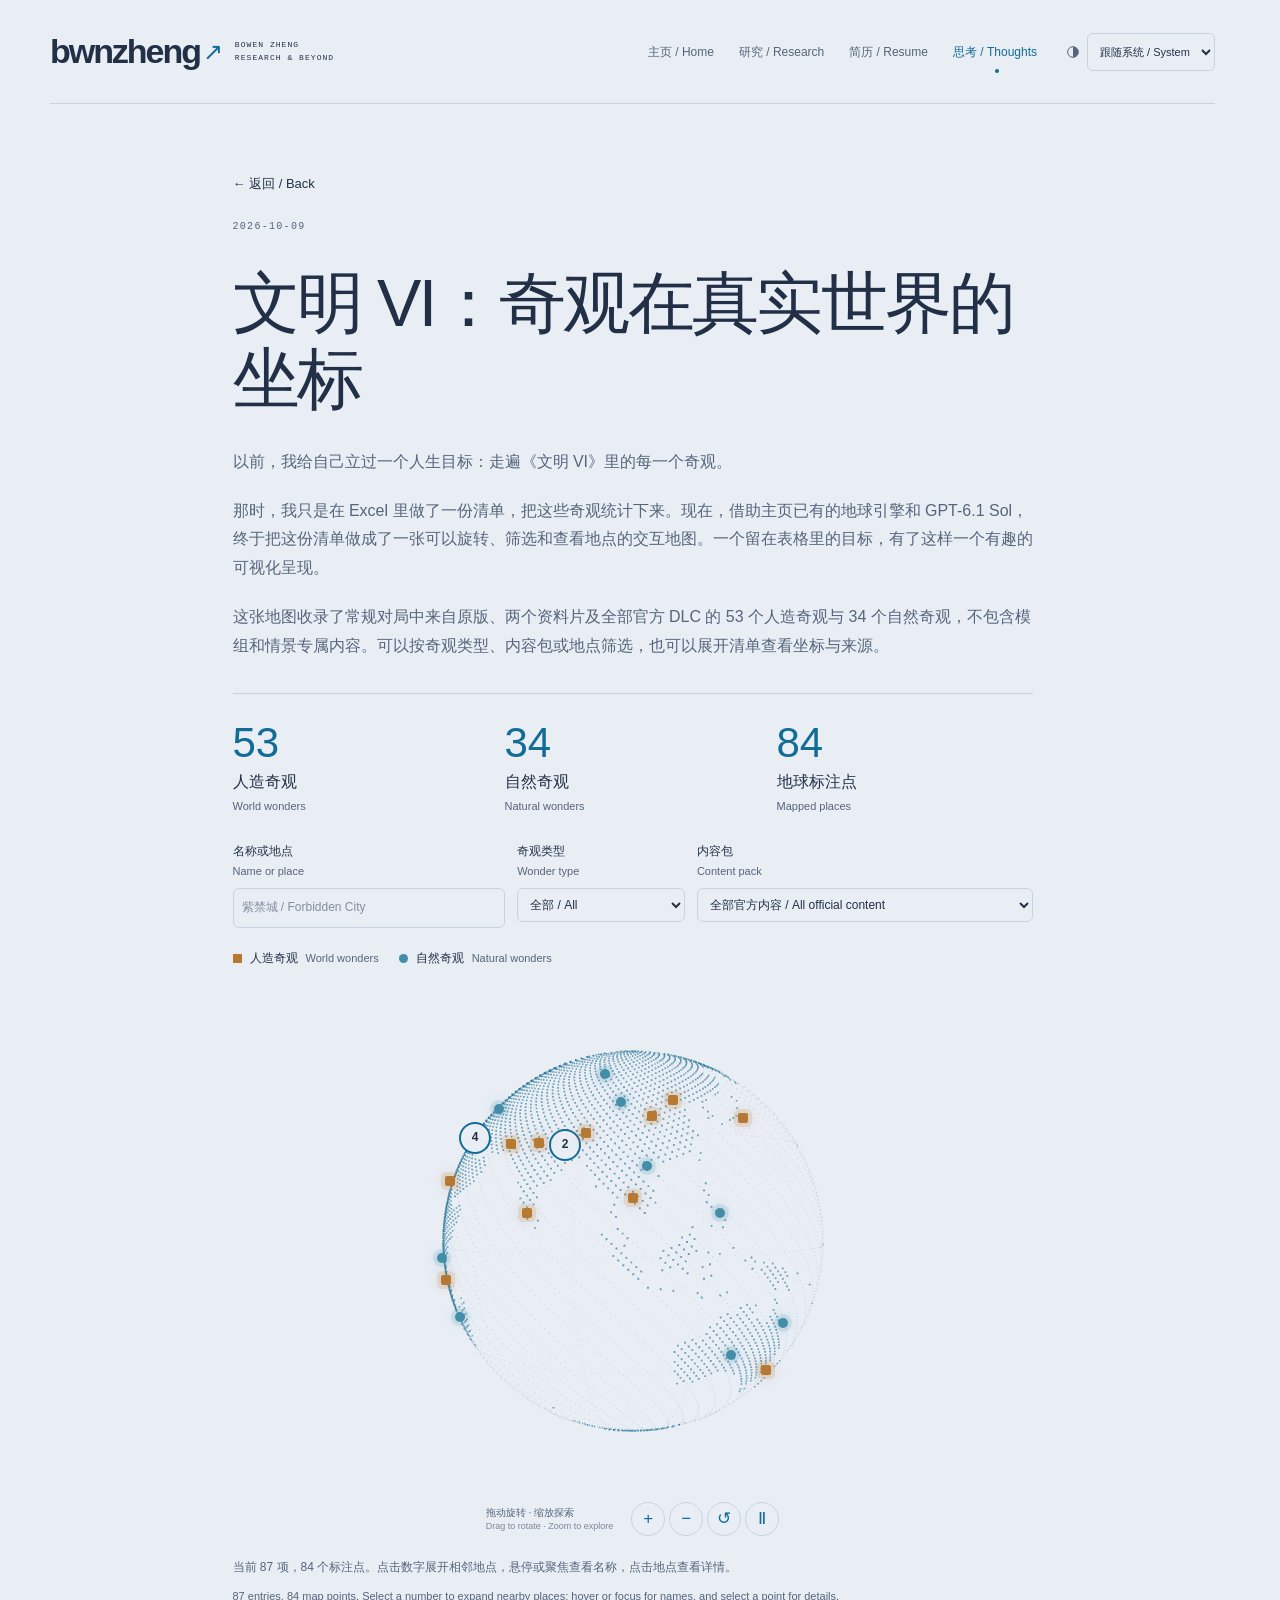
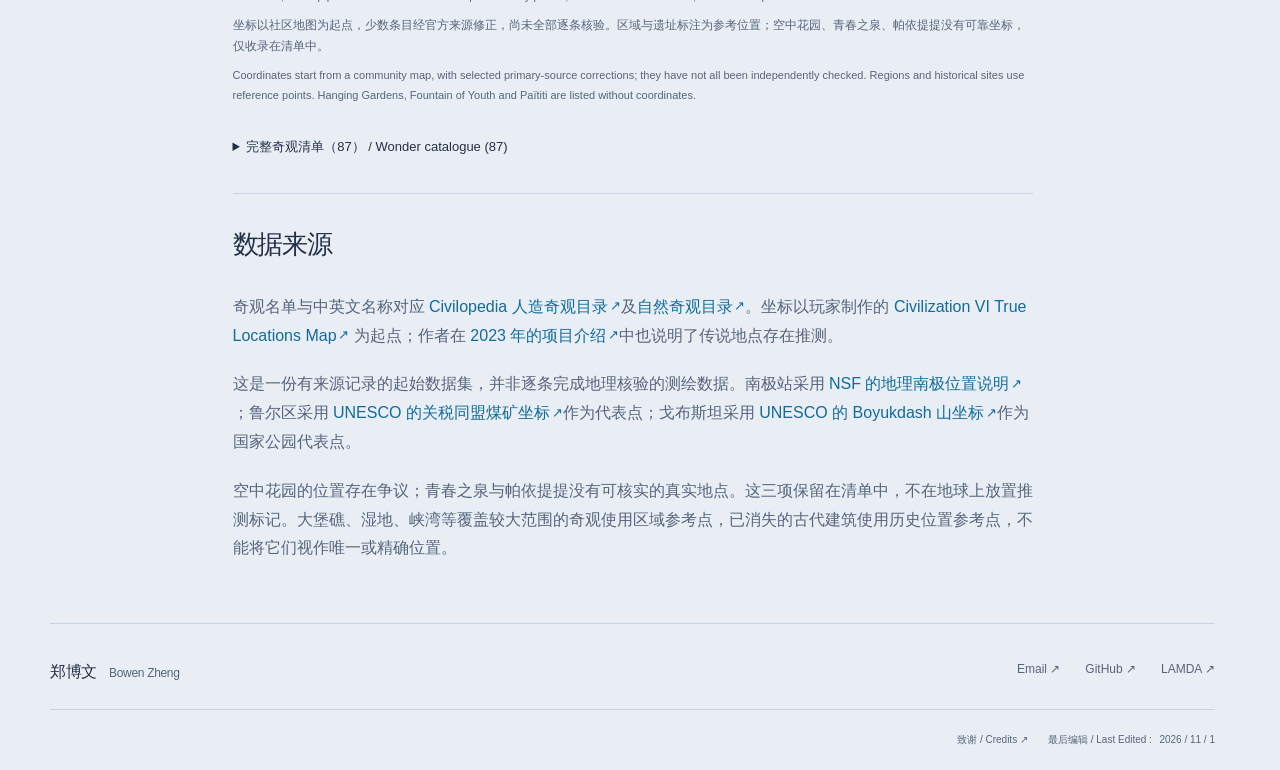
<file: blog/civ6-wonders/index.html>
<!DOCTYPE html><html lang="en"><head><meta charset="UTF-8"><meta name="viewport" content="width=device-width, initial-scale=1"><meta name="description" content="将全部官方内容中的 53 个人造奇观与 34 个自然奇观整理成一张可交互的地球地图。"><meta name="theme-color" content="#101310"><script>
      document.documentElement.classList.add('js-enabled');
    </script><script>// Runs in the head before first paint, shared by every page.
(() => {
  const storageKey = 'bwnzheng-theme';
  const system = window.matchMedia('(prefers-color-scheme: dark)');
  const normalize = (value) => (['light', 'dark'].includes(value) ? value : 'system');
  let preference = 'system';
  try {
    preference = normalize(localStorage.getItem(storageKey));
  } catch {
    // A blocked storage API should not prevent theme switching.
  }
  const apply = () => {
    const theme = preference === 'system' ? (system.matches ? 'dark' : 'light') : preference;
    document.documentElement.dataset.theme = theme;
    document.documentElement.dataset.themePreference = preference;
    document
      .querySelector('meta[name="theme-color"]')
      ?.setAttribute('content', theme === 'dark' ? '#101310' : '#e9eef5');
    const select = document.getElementById('theme-select');
    if (select) select.value = preference;
  };
  apply();
  system.addEventListener('change', () => {
    if (preference === 'system') apply();
  });
  window.addEventListener('storage', (event) => {
    if (event.key === storageKey || event.key === null) {
      preference = normalize(event.newValue);
      apply();
    }
  });
  document.addEventListener(
    'DOMContentLoaded',
    () => {
      apply();
      document.getElementById('theme-select')?.addEventListener('change', (event) => {
        preference = normalize(event.target.value);
        try {
          if (preference === 'system') localStorage.removeItem(storageKey);
          else localStorage.setItem(storageKey, preference);
        } catch {
          // Keep the choice active in this page even when persistence is unavailable.
        }
        apply();
      });
    },
    { once: true },
  );
})();
</script><meta name="generator" content="Astro v7.3.5"><title>文明 VI：奇观在真实世界的坐标 · Bowen Zheng</title><link rel="icon" type="image/svg+xml" href="/favicon.svg"><link rel="canonical" href="https://bwnzheng.github.io/blog/civ6-wonders/"><meta property="og:title" content="文明 VI：奇观在真实世界的坐标 · Bowen Zheng"><meta property="og:description" content="将全部官方内容中的 53 个人造奇观与 34 个自然奇观整理成一张可交互的地球地图。"><meta property="og:type" content="website"><meta property="og:url" content="https://bwnzheng.github.io/blog/civ6-wonders/"><link rel="stylesheet" href="/_astro/BaseLayout.ZiGx69Mv.css"><link rel="stylesheet" href="/_astro/_..yEQr8oo2.css"></head><body><a class="skip-link" href="#main">Skip to content</a><header class="site-header wrap"><a class="wordmark" href="/" aria-label="Bowen Zheng home">bwnzheng<span>↗</span><span class="wordmark-caption">BOWEN ZHENG<br>RESEARCH & BEYOND</span></a><div class="header-controls"><nav aria-label="Main navigation"><a href="/">主页 / Home</a><a href="/research/">研究 / Research</a><a href="/resume/">简历 / Resume</a><a href="/blog/" aria-current="page">思考 / Thoughts</a></nav><label class="theme-picker"><svg viewBox="0 0 24 24" fill="none" stroke="currentColor" stroke-width="1.5" aria-hidden="true"><circle cx="12" cy="12" r="8"></circle><path d="M12 4a8 8 0 0 1 0 16Z" fill="currentColor" stroke="none"></path></svg><span class="sr-only">主题 / Color theme</span><select id="theme-select" aria-label="主题 / Color theme"><option value="system">跟随系统 / System</option><option value="light">日间 / Light</option><option value="dark">夜间 / Dark</option></select><script>
            // Restore the choice as soon as the control is parsed, before first paint.
            document.getElementById('theme-select').value =
              document.documentElement.dataset.themePreference || 'system';
          </script></label></div></header><main id="main"><article class="wrap prose"><a class="text-link" href="/blog/" data-back-link>← 返回 / Back</a><p class="eyebrow">2026-10-09</p><h1>文明 VI：奇观在真实世界的坐标</h1><div class="blog-content"><p>以前，我给自己立过一个人生目标：走遍《文明 VI》里的每一个奇观。</p>
<p>那时，我只是在 Excel 里做了一份清单，把这些奇观统计下来。现在，借助主页已有的地球引擎和 GPT-6.1 Sol，终于把这份清单做成了一张可以旋转、筛选和查看地点的交互地图。一个留在表格里的目标，有了这样一个有趣的可视化呈现。</p>
<p>这张地图收录了常规对局中来自原版、两个资料片及全部官方 DLC 的 53 个人造奇观与 34 个自然奇观，不包含模组和情景专属内容。可以按奇观类型、内容包或地点筛选，也可以展开清单查看坐标与来源。</p>
<style>astro-island,astro-slot,astro-static-slot{display:contents}</style><script>(()=>{var a=(s,i,o)=>{let r=async()=>{await(await s())()},t=typeof i.value=="object"?i.value:void 0,c={rootMargin:t==null?void 0:t.rootMargin},n=new IntersectionObserver(e=>{for(let l of e)if(l.isIntersecting){n.disconnect(),r();break}},c);for(let e of o.children)n.observe(e)};(self.Astro||(self.Astro={})).visible=a;window.dispatchEvent(new Event("astro:visible"));})();</script><script>(()=>{var g=Object.defineProperty;var w=(a,s,c)=>s in a?g(a,s,{enumerable:!0,configurable:!0,writable:!0,value:c}):a[s]=c;var l=(a,s,c)=>w(a,typeof s!="symbol"?s+"":s,c);var E=new Set(["__proto__","constructor","prototype"]);{let a={0:t=>y(t),1:t=>c(t),2:t=>new RegExp(t),3:t=>new Date(t),4:t=>new Map(c(t)),5:t=>new Set(c(t)),6:t=>BigInt(t),7:t=>new URL(t),8:t=>new Uint8Array(t),9:t=>new Uint16Array(t),10:t=>new Uint32Array(t),11:t=>Number.POSITIVE_INFINITY*t},s=t=>{let[p,e]=t;return p in a?a[p](e):void 0},c=t=>t.map(s),y=t=>typeof t!="object"||t===null?t:Object.fromEntries(Object.entries(t).map(([p,e])=>[p,s(e)]));class f extends HTMLElement{constructor(){super(...arguments);l(this,"Component");l(this,"hydrator");l(this,"hydrate",async()=>{var b;if(!this.hydrator||!this.isConnected)return;let e=(b=this.parentElement)==null?void 0:b.closest("astro-island[ssr]");if(e){e.addEventListener("astro:hydrate",this.hydrate,{once:!0});return}let r=this.querySelectorAll("astro-slot"),n={},d=this.querySelectorAll("template[data-astro-template]");for(let o of d){let i=o.closest(this.tagName);i!=null&&i.isSameNode(this)&&(n[o.getAttribute("data-astro-template")||"default"]=o.innerHTML,o.remove())}for(let o of r){let i=o.closest(this.tagName);i!=null&&i.isSameNode(this)&&(n[o.getAttribute("name")||"default"]=o.innerHTML)}let u;try{u=this.hasAttribute("props")?y(JSON.parse(this.getAttribute("props"))):{}}catch(o){let i=this.getAttribute("component-url")||"<unknown>",v=this.getAttribute("component-export");throw v&&(i+=` (export ${v})`),console.error(`[hydrate] Error parsing props for component ${i}`,this.getAttribute("props"),o),o}let h;await this.hydrator(this)(this.Component,u,n,{client:this.getAttribute("client")}),this.removeAttribute("ssr"),this.dispatchEvent(new CustomEvent("astro:hydrate"))});l(this,"unmount",()=>{this.isConnected||this.dispatchEvent(new CustomEvent("astro:unmount"))})}disconnectedCallback(){document.removeEventListener("astro:after-swap",this.unmount),document.addEventListener("astro:after-swap",this.unmount,{once:!0})}connectedCallback(){if(!this.hasAttribute("await-children")||document.readyState==="interactive"||document.readyState==="complete")this.childrenConnectedCallback();else{let e=()=>{document.removeEventListener("DOMContentLoaded",e),r.disconnect(),this.childrenConnectedCallback()},r=new MutationObserver(()=>{var n;((n=this.lastChild)==null?void 0:n.nodeType)===Node.COMMENT_NODE&&this.lastChild.nodeValue==="astro:end"&&(this.lastChild.remove(),e())});r.observe(this,{childList:!0}),document.addEventListener("DOMContentLoaded",e)}}async childrenConnectedCallback(){let e=this.getAttribute("before-hydration-url");e&&await import(e),this.start()}getRetryImportUrl(e){let r=new URL(e,document.baseURI);return r.searchParams.set("astro-retry",Date.now().toString()),r.toString()}async importWithRetry(e){try{return await import(e)}catch(r){return await new Promise(n=>setTimeout(n,1e3)),import(this.getRetryImportUrl(e))}}handleHydrationError(e){let r=this.getAttribute("component-url"),n=new CustomEvent("astro:hydration-error",{cancelable:!0,bubbles:!0,composed:!0,detail:{error:e,componentUrl:r}});this.dispatchEvent(n)&&console.error(`[astro-island] Error hydrating ${r}`,e)}async start(){let e=JSON.parse(this.getAttribute("opts")),r=this.getAttribute("client");if(Astro[r]===void 0){window.addEventListener(`astro:${r}`,()=>this.start(),{once:!0});return}try{await Astro[r](async()=>{let n=this.getAttribute("renderer-url");try{let[d,{default:u}]=await Promise.all([this.importWithRetry(this.getAttribute("component-url")),n?this.importWithRetry(n):Promise.resolve({default:()=>()=>{}})]),h=this.getAttribute("component-export")||"default";if(h.includes(".")){this.Component=d;for(let m of h.split(".")){if(E.has(m)||!this.Component||typeof this.Component!="object"&&typeof this.Component!="function"||!Object.hasOwn(this.Component,m))throw new Error(`Invalid component export path: ${h}`);this.Component=this.Component[m]}}else{if(E.has(h))throw new Error(`Invalid component export path: ${h}`);this.Component=d[h]}return this.hydrator=u,this.hydrate}catch(d){return this.handleHydrationError(d),()=>{}}},e,this)}catch(n){this.handleHydrationError(n)}}attributeChangedCallback(){this.hydrate()}}l(f,"observedAttributes",["props"]),customElements.get("astro-island")||customElements.define("astro-island",f)}})();</script><astro-island uid="25fzqd" prefix="r1" component-url="/_astro/Civ6Wonders.BbdpCw8U.js" component-export="default" renderer-url="/_astro/client.CLhIxG29.js" props="{}" ssr client="visible" opts="{&quot;name&quot;:&quot;Civ6Wonders&quot;,&quot;value&quot;:true}" await-children><section class="civ6-wonders" aria-label="文明 VI 奇观地图 / Civilization VI wonder atlas"><div class="civ6-stats"><div><strong>53</strong><span lang="zh">人造奇观</span><span lang="en">World wonders</span></div><div><strong>34</strong><span lang="zh">自然奇观</span><span lang="en">Natural wonders</span></div><div><strong>84</strong><span lang="zh">地球标注点</span><span lang="en">Mapped places</span></div></div><div class="civ6-filters" hidden=""><label for="_r1R_0_-search"><span lang="zh">名称或地点</span><span lang="en">Name or place</span><input id="_r1R_0_-search" type="search" placeholder="紫禁城 / Forbidden City" value=""/></label><label for="_r1R_0_-kind"><span lang="zh">奇观类型</span><span lang="en">Wonder type</span><select id="_r1R_0_-kind"><option value="all" selected="">全部 / All</option><option value="human">人造 / World</option><option value="natural">自然 / Natural</option></select></label><label for="_r1R_0_-pack"><span lang="zh">内容包</span><span lang="en">Content pack</span><select id="_r1R_0_-pack"><option value="all" selected="">全部官方内容 / All official content</option><option value="base">原版<!-- --> / <!-- -->Base game</option><option value="rise_and_fall">迭起兴衰<!-- --> / <!-- -->Rise and Fall</option><option value="gathering_storm">风云变幻<!-- --> / <!-- -->Gathering Storm</option><option value="aztec">阿兹特克文明包<!-- --> / <!-- -->Aztec Civilization Pack</option><option value="vikings">维京情景包<!-- --> / <!-- -->Vikings Scenario Pack</option><option value="australia">澳大利亚文明与情景包<!-- --> / <!-- -->Australia Civilization &amp; Scenario Pack</option><option value="persia_macedon">波斯与马其顿文明及情景包<!-- --> / <!-- -->Persia and Macedon Civilization &amp; Scenario Pack</option><option value="nubia">努比亚文明与情景包<!-- --> / <!-- -->Nubia Civilization &amp; Scenario Pack</option><option value="khmer_indonesia">高棉与印度尼西亚文明及情景包<!-- --> / <!-- -->Khmer and Indonesia Civilization &amp; Scenario Pack</option><option value="maya_gran_colombia">玛雅与大哥伦比亚包<!-- --> / <!-- -->Maya &amp; Gran Colombia Pack</option><option value="byzantium_gaul">拜占庭与高卢包<!-- --> / <!-- -->Byzantium &amp; Gaul Pack</option><option value="portugal">葡萄牙包<!-- --> / <!-- -->Portugal Pack</option></select></label></div><div class="civ6-legend"><span><i class="civ6-human-dot" aria-hidden="true"></i><span lang="zh">人造奇观</span><span lang="en">World wonders</span></span><span><i class="civ6-natural-dot" aria-hidden="true"></i><span lang="zh">自然奇观</span><span lang="en">Natural wonders</span></span></div><div class="civ6-globe-frame"><div class="dot-globe"><img class="globe-fallback" src="/images/dot-globe.svg" alt="点阵地球仪 · Dot-matrix globe"/><div class="particle-canvas" role="img" tabindex="-1" aria-label="互动点阵地球仪：拖动旋转，滚轮或双指缩放；方向键旋转，加减键缩放，Home 复位。 Interactive globe: drag to rotate, scroll or pinch to zoom; arrow keys rotate, plus/minus zoom, Home resets."></div><div id="_r1R_9_" class="globe-notation-card" hidden=""></div></div></div><p class="civ6-results bilingual-copy" role="status" aria-live="polite"><span lang="zh">当前 <!-- -->87<!-- --> 项，<!-- -->84<!-- --> <!-- -->个标注点。点击数字展开相邻地点，悬停或聚焦查看名称，点击地点查看详情。</span><span lang="en">87<!-- --> entries, <!-- -->84<!-- --> map points. Select a number to expand nearby places; hover or focus for names, and select a point for details.</span></p><p class="civ6-method bilingual-copy"><span lang="zh">坐标以社区地图为起点，少数条目经官方来源修正，尚未全部逐条核验。区域与遗址标注为参考位置；空中花园、青春之泉、帕依提提没有可靠坐标，仅收录在清单中。</span><span lang="en">Coordinates start from a community map, with selected primary-source corrections; they have not all been independently checked. Regions and historical sites use reference points. Hanging Gardens, Fountain of Youth and Païtiti are listed without coordinates.</span></p><details class="civ6-catalogue"><summary>完整奇观清单（<!-- -->87<!-- -->） / Wonder catalogue (<!-- -->87<!-- -->)</summary><div class="civ6-catalogue-list"><details class="civ6-catalogue-entry"><summary><span lang="zh">阿尔罕布拉宫</span><span lang="en">Alhambra</span></summary><div class="civ6-detail"><p class="bilingual-copy"><span lang="zh">西班牙，格拉纳达</span><span lang="en">Granada, Spain</span></p><p class="bilingual-copy"><span lang="zh">原版<!-- --> · <!-- -->地点标注</span><span lang="en">Base game<!-- --> · <!-- -->Site point</span></p><p class="civ6-coordinates">37.17608°N, 3.58814°W</p><p class="bilingual-copy"><span lang="zh">社区地图标注点，尚未逐条独立核验。</span><span lang="en">Community map point; not yet independently verified entry by entry.</span></p><div class="civ6-source-links"><a href="https://www.civilopedia.net/en-US/gathering-storm/wonders/building_alhambra/" target="_blank" rel="noopener noreferrer">游戏百科 / Civilopedia</a><a href="https://www.google.com/maps/d/viewer?mid=1Xhf4Fb9y6hqwrrrclrvHghQQqDBx_iw" target="_blank" rel="noopener noreferrer">坐标来源 / Coordinate source</a></div></div><button type="button" class="civ6-locate" hidden="">在地球上查看 / Locate on globe</button></details><details class="civ6-catalogue-entry"><summary><span lang="zh">阿蒙森-斯科特南极站</span><span lang="en">Amundsen-Scott Research Station</span></summary><div class="civ6-detail"><p class="bilingual-copy"><span lang="zh">南极洲，地理南极</span><span lang="en">Geographic South Pole, Antarctica</span></p><p class="bilingual-copy"><span lang="zh">迭起兴衰<!-- --> · <!-- -->区域代表点</span><span lang="en">Rise and Fall<!-- --> · <!-- -->Regional reference</span></p><p class="civ6-coordinates">90.00000°S, 0.00000°E</p><p class="bilingual-copy"><span lang="zh">用地理南极代表站点附近位置；极点经度记为 0 仅为绘图约定。已修正社区地图的南纬 85.1°。</span><span lang="en">Geographic South Pole represents the station vicinity; longitude 0 is a plotting convention at the pole. Corrects the community map latitude of 85.1°S.</span></p><div class="civ6-source-links"><a href="https://www.civilopedia.net/en-US/gathering-storm/wonders/building_amundsen_scott_research_station/" target="_blank" rel="noopener noreferrer">游戏百科 / Civilopedia</a><a href="https://www.nsf.gov/od/opp/ail/amundson-scott-south-pole-station" target="_blank" rel="noopener noreferrer">坐标来源 / Coordinate source</a></div></div><button type="button" class="civ6-locate" hidden="">在地球上查看 / Locate on globe</button></details><details class="civ6-catalogue-entry"><summary><span lang="zh">吴哥窟</span><span lang="en">Angkor Wat</span></summary><div class="civ6-detail"><p class="bilingual-copy"><span lang="zh">柬埔寨，暹粒</span><span lang="en">Siem Reap, Cambodia</span></p><p class="bilingual-copy"><span lang="zh">高棉与印度尼西亚文明及情景包<!-- --> · <!-- -->地点标注</span><span lang="en">Khmer and Indonesia Civilization &amp; Scenario Pack<!-- --> · <!-- -->Site point</span></p><p class="civ6-coordinates">13.41247°N, 103.86699°E</p><p class="bilingual-copy"><span lang="zh">社区地图标注点，尚未逐条独立核验。</span><span lang="en">Community map point; not yet independently verified entry by entry.</span></p><div class="civ6-source-links"><a href="https://www.civilopedia.net/en-US/gathering-storm/wonders/building_angkor_wat/" target="_blank" rel="noopener noreferrer">游戏百科 / Civilopedia</a><a href="https://www.google.com/maps/d/viewer?mid=1Xhf4Fb9y6hqwrrrclrvHghQQqDBx_iw" target="_blank" rel="noopener noreferrer">坐标来源 / Coordinate source</a></div></div><button type="button" class="civ6-locate" hidden="">在地球上查看 / Locate on globe</button></details><details class="civ6-catalogue-entry"><summary><span lang="zh">阿帕达纳宫</span><span lang="en">Apadana</span></summary><div class="civ6-detail"><p class="bilingual-copy"><span lang="zh">伊朗，波斯波利斯</span><span lang="en">Persepolis, Iran</span></p><p class="bilingual-copy"><span lang="zh">波斯与马其顿文明及情景包<!-- --> · <!-- -->地点标注</span><span lang="en">Persia and Macedon Civilization &amp; Scenario Pack<!-- --> · <!-- -->Site point</span></p><p class="civ6-coordinates">29.93528°N, 52.88939°E</p><p class="bilingual-copy"><span lang="zh">社区地图标注点，尚未逐条独立核验。</span><span lang="en">Community map point; not yet independently verified entry by entry.</span></p><div class="civ6-source-links"><a href="https://www.civilopedia.net/en-US/gathering-storm/wonders/building_apadana/" target="_blank" rel="noopener noreferrer">游戏百科 / Civilopedia</a><a href="https://www.google.com/maps/d/viewer?mid=1Xhf4Fb9y6hqwrrrclrvHghQQqDBx_iw" target="_blank" rel="noopener noreferrer">坐标来源 / Coordinate source</a></div></div><button type="button" class="civ6-locate" hidden="">在地球上查看 / Locate on globe</button></details><details class="civ6-catalogue-entry"><summary><span lang="zh">大本钟</span><span lang="en">Big Ben</span></summary><div class="civ6-detail"><p class="bilingual-copy"><span lang="zh">英国，伦敦</span><span lang="en">London, United Kingdom</span></p><p class="bilingual-copy"><span lang="zh">原版<!-- --> · <!-- -->地点标注</span><span lang="en">Base game<!-- --> · <!-- -->Site point</span></p><p class="civ6-coordinates">51.50073°N, 0.12462°W</p><p class="bilingual-copy"><span lang="zh">社区地图标注点，尚未逐条独立核验。</span><span lang="en">Community map point; not yet independently verified entry by entry.</span></p><div class="civ6-source-links"><a href="https://www.civilopedia.net/en-US/gathering-storm/wonders/building_big_ben/" target="_blank" rel="noopener noreferrer">游戏百科 / Civilopedia</a><a href="https://www.google.com/maps/d/viewer?mid=1Xhf4Fb9y6hqwrrrclrvHghQQqDBx_iw" target="_blank" rel="noopener noreferrer">坐标来源 / Coordinate source</a></div></div><button type="button" class="civ6-locate" hidden="">在地球上查看 / Locate on globe</button></details><details class="civ6-catalogue-entry"><summary><span lang="zh">生物圈</span><span lang="en">Biosphère</span></summary><div class="civ6-detail"><p class="bilingual-copy"><span lang="zh">加拿大，蒙特利尔</span><span lang="en">Montreal, Canada</span></p><p class="bilingual-copy"><span lang="zh">拜占庭与高卢包<!-- --> · <!-- -->地点标注</span><span lang="en">Byzantium &amp; Gaul Pack<!-- --> · <!-- -->Site point</span></p><p class="civ6-coordinates">45.51388°N, 73.53144°W</p><p class="bilingual-copy"><span lang="zh">社区地图标注点，尚未逐条独立核验。</span><span lang="en">Community map point; not yet independently verified entry by entry.</span></p><div class="civ6-source-links"><a href="https://www.civilopedia.net/en-US/gathering-storm/wonders/building_biosphere/" target="_blank" rel="noopener noreferrer">游戏百科 / Civilopedia</a><a href="https://www.google.com/maps/d/viewer?mid=1Xhf4Fb9y6hqwrrrclrvHghQQqDBx_iw" target="_blank" rel="noopener noreferrer">坐标来源 / Coordinate source</a></div></div><button type="button" class="civ6-locate" hidden="">在地球上查看 / Locate on globe</button></details><details class="civ6-catalogue-entry"><summary><span lang="zh">莫斯科大剧院</span><span lang="en">Bolshoi Theatre</span></summary><div class="civ6-detail"><p class="bilingual-copy"><span lang="zh">俄罗斯，莫斯科</span><span lang="en">Moscow, Russia</span></p><p class="bilingual-copy"><span lang="zh">原版<!-- --> · <!-- -->地点标注</span><span lang="en">Base game<!-- --> · <!-- -->Site point</span></p><p class="civ6-coordinates">55.76013°N, 37.61865°E</p><p class="bilingual-copy"><span lang="zh">社区地图标注点，尚未逐条独立核验。</span><span lang="en">Community map point; not yet independently verified entry by entry.</span></p><div class="civ6-source-links"><a href="https://www.civilopedia.net/en-US/gathering-storm/wonders/building_bolshoi_theatre/" target="_blank" rel="noopener noreferrer">游戏百科 / Civilopedia</a><a href="https://www.google.com/maps/d/viewer?mid=1Xhf4Fb9y6hqwrrrclrvHghQQqDBx_iw" target="_blank" rel="noopener noreferrer">坐标来源 / Coordinate source</a></div></div><button type="button" class="civ6-locate" hidden="">在地球上查看 / Locate on globe</button></details><details class="civ6-catalogue-entry"><summary><span lang="zh">百老汇</span><span lang="en">Broadway</span></summary><div class="civ6-detail"><p class="bilingual-copy"><span lang="zh">美国，纽约曼哈顿剧院区</span><span lang="en">Theater District, Manhattan, United States</span></p><p class="bilingual-copy"><span lang="zh">原版<!-- --> · <!-- -->区域代表点</span><span lang="en">Base game<!-- --> · <!-- -->Regional reference</span></p><p class="civ6-coordinates">40.76325°N, 73.98314°W</p><p class="bilingual-copy"><span lang="zh">区域代表点，不表示区域边界或唯一中心；源自社区地图。</span><span lang="en">Representative point for a region, not its boundary or unique center; from the community map.</span></p><div class="civ6-source-links"><a href="https://www.civilopedia.net/en-US/gathering-storm/wonders/building_broadway/" target="_blank" rel="noopener noreferrer">游戏百科 / Civilopedia</a><a href="https://www.google.com/maps/d/viewer?mid=1Xhf4Fb9y6hqwrrrclrvHghQQqDBx_iw" target="_blank" rel="noopener noreferrer">坐标来源 / Coordinate source</a></div></div><button type="button" class="civ6-locate" hidden="">在地球上查看 / Locate on globe</button></details><details class="civ6-catalogue-entry"><summary><span lang="zh">西印度交易所</span><span lang="en">Casa de Contratación</span></summary><div class="civ6-detail"><p class="bilingual-copy"><span lang="zh">西班牙，塞维利亚</span><span lang="en">Seville, Spain</span></p><p class="bilingual-copy"><span lang="zh">迭起兴衰<!-- --> · <!-- -->地点标注</span><span lang="en">Rise and Fall<!-- --> · <!-- -->Site point</span></p><p class="civ6-coordinates">37.38345°N, 5.99233°W</p><p class="bilingual-copy"><span lang="zh">社区地图标注点，尚未逐条独立核验。</span><span lang="en">Community map point; not yet independently verified entry by entry.</span></p><div class="civ6-source-links"><a href="https://www.civilopedia.net/en-US/gathering-storm/wonders/building_casa_de_contratacion/" target="_blank" rel="noopener noreferrer">游戏百科 / Civilopedia</a><a href="https://www.google.com/maps/d/viewer?mid=1Xhf4Fb9y6hqwrrrclrvHghQQqDBx_iw" target="_blank" rel="noopener noreferrer">坐标来源 / Coordinate source</a></div></div><button type="button" class="civ6-locate" hidden="">在地球上查看 / Locate on globe</button></details><details class="civ6-catalogue-entry"><summary><span lang="zh">奇琴伊察</span><span lang="en">Chichen Itza</span></summary><div class="civ6-detail"><p class="bilingual-copy"><span lang="zh">墨西哥，尤卡坦半岛</span><span lang="en">Yucatán Peninsula, Mexico</span></p><p class="bilingual-copy"><span lang="zh">原版<!-- --> · <!-- -->地点标注</span><span lang="en">Base game<!-- --> · <!-- -->Site point</span></p><p class="civ6-coordinates">20.67967°N, 88.56525°W</p><p class="bilingual-copy"><span lang="zh">社区地图标注点，尚未逐条独立核验。</span><span lang="en">Community map point; not yet independently verified entry by entry.</span></p><div class="civ6-source-links"><a href="https://www.civilopedia.net/en-US/gathering-storm/wonders/building_chichen_itza/" target="_blank" rel="noopener noreferrer">游戏百科 / Civilopedia</a><a href="https://www.google.com/maps/d/viewer?mid=1Xhf4Fb9y6hqwrrrclrvHghQQqDBx_iw" target="_blank" rel="noopener noreferrer">坐标来源 / Coordinate source</a></div></div><button type="button" class="civ6-locate" hidden="">在地球上查看 / Locate on globe</button></details><details class="civ6-catalogue-entry"><summary><span lang="zh">罗马斗兽场</span><span lang="en">Colosseum</span></summary><div class="civ6-detail"><p class="bilingual-copy"><span lang="zh">意大利，罗马</span><span lang="en">Rome, Italy</span></p><p class="bilingual-copy"><span lang="zh">原版<!-- --> · <!-- -->地点标注</span><span lang="en">Base game<!-- --> · <!-- -->Site point</span></p><p class="civ6-coordinates">41.89021°N, 12.49223°E</p><p class="bilingual-copy"><span lang="zh">社区地图标注点，尚未逐条独立核验。</span><span lang="en">Community map point; not yet independently verified entry by entry.</span></p><div class="civ6-source-links"><a href="https://www.civilopedia.net/en-US/gathering-storm/wonders/building_colosseum/" target="_blank" rel="noopener noreferrer">游戏百科 / Civilopedia</a><a href="https://www.google.com/maps/d/viewer?mid=1Xhf4Fb9y6hqwrrrclrvHghQQqDBx_iw" target="_blank" rel="noopener noreferrer">坐标来源 / Coordinate source</a></div></div><button type="button" class="civ6-locate" hidden="">在地球上查看 / Locate on globe</button></details><details class="civ6-catalogue-entry"><summary><span lang="zh">巨像</span><span lang="en">Colossus</span></summary><div class="civ6-detail"><p class="bilingual-copy"><span lang="zh">希腊，罗得岛</span><span lang="en">Rhodes, Greece</span></p><p class="bilingual-copy"><span lang="zh">原版<!-- --> · <!-- -->历史位置参考</span><span lang="en">Base game<!-- --> · <!-- -->Historical reference</span></p><p class="civ6-coordinates">36.45110°N, 28.22620°E</p><p class="bilingual-copy"><span lang="zh">遗址或历史地点的参考点，不保证已消失建筑的精确位置；源自社区地图。</span><span lang="en">Reference point for a ruin or historical place, not a verified exact position of the lost building; from the community map.</span></p><div class="civ6-source-links"><a href="https://www.civilopedia.net/en-US/gathering-storm/wonders/building_colossus/" target="_blank" rel="noopener noreferrer">游戏百科 / Civilopedia</a><a href="https://www.google.com/maps/d/viewer?mid=1Xhf4Fb9y6hqwrrrclrvHghQQqDBx_iw" target="_blank" rel="noopener noreferrer">坐标来源 / Coordinate source</a></div></div><button type="button" class="civ6-locate" hidden="">在地球上查看 / Locate on globe</button></details><details class="civ6-catalogue-entry"><summary><span lang="zh">救世基督像</span><span lang="en">Cristo Redentor</span></summary><div class="civ6-detail"><p class="bilingual-copy"><span lang="zh">巴西，里约热内卢</span><span lang="en">Rio de Janeiro, Brazil</span></p><p class="bilingual-copy"><span lang="zh">原版<!-- --> · <!-- -->地点标注</span><span lang="en">Base game<!-- --> · <!-- -->Site point</span></p><p class="civ6-coordinates">22.95192°S, 43.21049°W</p><p class="bilingual-copy"><span lang="zh">社区地图标注点，尚未逐条独立核验。</span><span lang="en">Community map point; not yet independently verified entry by entry.</span></p><div class="civ6-source-links"><a href="https://www.civilopedia.net/en-US/gathering-storm/wonders/building_cristo_redentor/" target="_blank" rel="noopener noreferrer">游戏百科 / Civilopedia</a><a href="https://www.google.com/maps/d/viewer?mid=1Xhf4Fb9y6hqwrrrclrvHghQQqDBx_iw" target="_blank" rel="noopener noreferrer">坐标来源 / Coordinate source</a></div></div><button type="button" class="civ6-locate" hidden="">在地球上查看 / Locate on globe</button></details><details class="civ6-catalogue-entry"><summary><span lang="zh">埃菲尔铁塔</span><span lang="en">Eiffel Tower</span></summary><div class="civ6-detail"><p class="bilingual-copy"><span lang="zh">法国，巴黎</span><span lang="en">Paris, France</span></p><p class="bilingual-copy"><span lang="zh">原版<!-- --> · <!-- -->地点标注</span><span lang="en">Base game<!-- --> · <!-- -->Site point</span></p><p class="civ6-coordinates">48.85837°N, 2.29448°E</p><p class="bilingual-copy"><span lang="zh">社区地图标注点，尚未逐条独立核验。</span><span lang="en">Community map point; not yet independently verified entry by entry.</span></p><div class="civ6-source-links"><a href="https://www.civilopedia.net/en-US/gathering-storm/wonders/building_eiffel_tower/" target="_blank" rel="noopener noreferrer">游戏百科 / Civilopedia</a><a href="https://www.google.com/maps/d/viewer?mid=1Xhf4Fb9y6hqwrrrclrvHghQQqDBx_iw" target="_blank" rel="noopener noreferrer">坐标来源 / Coordinate source</a></div></div><button type="button" class="civ6-locate" hidden="">在地球上查看 / Locate on globe</button></details><details class="civ6-catalogue-entry"><summary><span lang="zh">马拉卡纳体育场</span><span lang="en">Estádio do Maracanã</span></summary><div class="civ6-detail"><p class="bilingual-copy"><span lang="zh">巴西，里约热内卢</span><span lang="en">Rio de Janeiro, Brazil</span></p><p class="bilingual-copy"><span lang="zh">原版<!-- --> · <!-- -->地点标注</span><span lang="en">Base game<!-- --> · <!-- -->Site point</span></p><p class="civ6-coordinates">22.91211°S, 43.23016°W</p><p class="bilingual-copy"><span lang="zh">社区地图标注点，尚未逐条独立核验。</span><span lang="en">Community map point; not yet independently verified entry by entry.</span></p><div class="civ6-source-links"><a href="https://www.civilopedia.net/en-US/gathering-storm/wonders/building_estadio_do_maracana/" target="_blank" rel="noopener noreferrer">游戏百科 / Civilopedia</a><a href="https://www.google.com/maps/d/viewer?mid=1Xhf4Fb9y6hqwrrrclrvHghQQqDBx_iw" target="_blank" rel="noopener noreferrer">坐标来源 / Coordinate source</a></div></div><button type="button" class="civ6-locate" hidden="">在地球上查看 / Locate on globe</button></details><details class="civ6-catalogue-entry"><summary><span lang="zh">埃特曼安吉神庙</span><span lang="en">Etemenanki</span></summary><div class="civ6-detail"><p class="bilingual-copy"><span lang="zh">伊拉克，巴比伦遗址</span><span lang="en">Babylon archaeological site, Iraq</span></p><p class="bilingual-copy"><span lang="zh">葡萄牙包<!-- --> · <!-- -->历史位置参考</span><span lang="en">Portugal Pack<!-- --> · <!-- -->Historical reference</span></p><p class="civ6-coordinates">32.53629°N, 44.42112°E</p><p class="bilingual-copy"><span lang="zh">遗址或历史地点的参考点，不保证已消失建筑的精确位置；源自社区地图。</span><span lang="en">Reference point for a ruin or historical place, not a verified exact position of the lost building; from the community map.</span></p><div class="civ6-source-links"><a href="https://www.civilopedia.net/en-US/gathering-storm/wonders/building_etemenanki/" target="_blank" rel="noopener noreferrer">游戏百科 / Civilopedia</a><a href="https://www.google.com/maps/d/viewer?mid=1Xhf4Fb9y6hqwrrrclrvHghQQqDBx_iw" target="_blank" rel="noopener noreferrer">坐标来源 / Coordinate source</a></div></div><button type="button" class="civ6-locate" hidden="">在地球上查看 / Locate on globe</button></details><details class="civ6-catalogue-entry"><summary><span lang="zh">紫禁城</span><span lang="en">Forbidden City</span></summary><div class="civ6-detail"><p class="bilingual-copy"><span lang="zh">中国，北京</span><span lang="en">Beijing, China</span></p><p class="bilingual-copy"><span lang="zh">原版<!-- --> · <!-- -->地点标注</span><span lang="en">Base game<!-- --> · <!-- -->Site point</span></p><p class="civ6-coordinates">39.91680°N, 116.39716°E</p><p class="bilingual-copy"><span lang="zh">社区地图标注点，尚未逐条独立核验。</span><span lang="en">Community map point; not yet independently verified entry by entry.</span></p><div class="civ6-source-links"><a href="https://www.civilopedia.net/en-US/gathering-storm/wonders/building_forbidden_city/" target="_blank" rel="noopener noreferrer">游戏百科 / Civilopedia</a><a href="https://www.google.com/maps/d/viewer?mid=1Xhf4Fb9y6hqwrrrclrvHghQQqDBx_iw" target="_blank" rel="noopener noreferrer">坐标来源 / Coordinate source</a></div></div><button type="button" class="civ6-locate" hidden="">在地球上查看 / Locate on globe</button></details><details class="civ6-catalogue-entry"><summary><span lang="zh">金门大桥</span><span lang="en">Golden Gate Bridge</span></summary><div class="civ6-detail"><p class="bilingual-copy"><span lang="zh">美国，旧金山</span><span lang="en">San Francisco, United States</span></p><p class="bilingual-copy"><span lang="zh">风云变幻<!-- --> · <!-- -->地点标注</span><span lang="en">Gathering Storm<!-- --> · <!-- -->Site point</span></p><p class="civ6-coordinates">37.81993°N, 122.47826°W</p><p class="bilingual-copy"><span lang="zh">社区地图标注点，尚未逐条独立核验。</span><span lang="en">Community map point; not yet independently verified entry by entry.</span></p><div class="civ6-source-links"><a href="https://www.civilopedia.net/en-US/gathering-storm/wonders/building_golden_gate_bridge/" target="_blank" rel="noopener noreferrer">游戏百科 / Civilopedia</a><a href="https://www.google.com/maps/d/viewer?mid=1Xhf4Fb9y6hqwrrrclrvHghQQqDBx_iw" target="_blank" rel="noopener noreferrer">坐标来源 / Coordinate source</a></div></div><button type="button" class="civ6-locate" hidden="">在地球上查看 / Locate on globe</button></details><details class="civ6-catalogue-entry"><summary><span lang="zh">大浴场</span><span lang="en">Great Bath</span></summary><div class="civ6-detail"><p class="bilingual-copy"><span lang="zh">巴基斯坦，摩亨佐-达罗</span><span lang="en">Mohenjo-daro, Pakistan</span></p><p class="bilingual-copy"><span lang="zh">风云变幻<!-- --> · <!-- -->地点标注</span><span lang="en">Gathering Storm<!-- --> · <!-- -->Site point</span></p><p class="civ6-coordinates">27.32525°N, 68.13263°E</p><p class="bilingual-copy"><span lang="zh">社区地图标注点，尚未逐条独立核验。</span><span lang="en">Community map point; not yet independently verified entry by entry.</span></p><div class="civ6-source-links"><a href="https://www.civilopedia.net/en-US/gathering-storm/wonders/building_great_bath/" target="_blank" rel="noopener noreferrer">游戏百科 / Civilopedia</a><a href="https://www.google.com/maps/d/viewer?mid=1Xhf4Fb9y6hqwrrrclrvHghQQqDBx_iw" target="_blank" rel="noopener noreferrer">坐标来源 / Coordinate source</a></div></div><button type="button" class="civ6-locate" hidden="">在地球上查看 / Locate on globe</button></details><details class="civ6-catalogue-entry"><summary><span lang="zh">大图书馆</span><span lang="en">Great Library</span></summary><div class="civ6-detail"><p class="bilingual-copy"><span lang="zh">埃及，亚历山大</span><span lang="en">Alexandria, Egypt</span></p><p class="bilingual-copy"><span lang="zh">原版<!-- --> · <!-- -->历史位置参考</span><span lang="en">Base game<!-- --> · <!-- -->Historical reference</span></p><p class="civ6-coordinates">31.20679°N, 29.91941°E</p><p class="bilingual-copy"><span lang="zh">遗址或历史地点的参考点，不保证已消失建筑的精确位置；源自社区地图。</span><span lang="en">Reference point for a ruin or historical place, not a verified exact position of the lost building; from the community map.</span></p><div class="civ6-source-links"><a href="https://www.civilopedia.net/en-US/gathering-storm/wonders/building_great_library/" target="_blank" rel="noopener noreferrer">游戏百科 / Civilopedia</a><a href="https://www.google.com/maps/d/viewer?mid=1Xhf4Fb9y6hqwrrrclrvHghQQqDBx_iw" target="_blank" rel="noopener noreferrer">坐标来源 / Coordinate source</a></div></div><button type="button" class="civ6-locate" hidden="">在地球上查看 / Locate on globe</button></details><details class="civ6-catalogue-entry"><summary><span lang="zh">大灯塔</span><span lang="en">Great Lighthouse</span></summary><div class="civ6-detail"><p class="bilingual-copy"><span lang="zh">埃及，亚历山大法罗斯岛</span><span lang="en">Pharos, Alexandria, Egypt</span></p><p class="bilingual-copy"><span lang="zh">原版<!-- --> · <!-- -->历史位置参考</span><span lang="en">Base game<!-- --> · <!-- -->Historical reference</span></p><p class="civ6-coordinates">31.21397°N, 29.88562°E</p><p class="bilingual-copy"><span lang="zh">遗址或历史地点的参考点，不保证已消失建筑的精确位置；源自社区地图。</span><span lang="en">Reference point for a ruin or historical place, not a verified exact position of the lost building; from the community map.</span></p><div class="civ6-source-links"><a href="https://www.civilopedia.net/en-US/gathering-storm/wonders/building_great_lighthouse/" target="_blank" rel="noopener noreferrer">游戏百科 / Civilopedia</a><a href="https://www.google.com/maps/d/viewer?mid=1Xhf4Fb9y6hqwrrrclrvHghQQqDBx_iw" target="_blank" rel="noopener noreferrer">坐标来源 / Coordinate source</a></div></div><button type="button" class="civ6-locate" hidden="">在地球上查看 / Locate on globe</button></details><details class="civ6-catalogue-entry"><summary><span lang="zh">大津巴布韦</span><span lang="en">Great Zimbabwe</span></summary><div class="civ6-detail"><p class="bilingual-copy"><span lang="zh">津巴布韦，大津巴布韦遗址</span><span lang="en">Great Zimbabwe archaeological site, Zimbabwe</span></p><p class="bilingual-copy"><span lang="zh">原版<!-- --> · <!-- -->地点标注</span><span lang="en">Base game<!-- --> · <!-- -->Site point</span></p><p class="civ6-coordinates">20.26746°S, 30.93380°E</p><p class="bilingual-copy"><span lang="zh">社区地图标注点，尚未逐条独立核验。</span><span lang="en">Community map point; not yet independently verified entry by entry.</span></p><div class="civ6-source-links"><a href="https://www.civilopedia.net/en-US/gathering-storm/wonders/building_great_zimbabwe/" target="_blank" rel="noopener noreferrer">游戏百科 / Civilopedia</a><a href="https://www.google.com/maps/d/viewer?mid=1Xhf4Fb9y6hqwrrrclrvHghQQqDBx_iw" target="_blank" rel="noopener noreferrer">坐标来源 / Coordinate source</a></div></div><button type="button" class="civ6-locate" hidden="">在地球上查看 / Locate on globe</button></details><details class="civ6-catalogue-entry"><summary><span lang="zh">圣索菲亚大教堂</span><span lang="en">Hagia Sophia</span></summary><div class="civ6-detail"><p class="bilingual-copy"><span lang="zh">土耳其，伊斯坦布尔</span><span lang="en">Istanbul, Türkiye</span></p><p class="bilingual-copy"><span lang="zh">原版<!-- --> · <!-- -->地点标注</span><span lang="en">Base game<!-- --> · <!-- -->Site point</span></p><p class="civ6-coordinates">41.00858°N, 28.98017°E</p><p class="bilingual-copy"><span lang="zh">社区地图标注点，尚未逐条独立核验。</span><span lang="en">Community map point; not yet independently verified entry by entry.</span></p><div class="civ6-source-links"><a href="https://www.civilopedia.net/en-US/gathering-storm/wonders/building_hagia_sophia/" target="_blank" rel="noopener noreferrer">游戏百科 / Civilopedia</a><a href="https://www.google.com/maps/d/viewer?mid=1Xhf4Fb9y6hqwrrrclrvHghQQqDBx_iw" target="_blank" rel="noopener noreferrer">坐标来源 / Coordinate source</a></div></div><button type="button" class="civ6-locate" hidden="">在地球上查看 / Locate on globe</button></details><details class="civ6-catalogue-entry"><summary><span lang="zh">空中花园</span><span lang="en">Hanging Gardens</span><span class="civ6-unmapped" lang="zh">未定位</span></summary><div class="civ6-detail"><p class="bilingual-copy"><span lang="zh">伊拉克，巴比伦或尼尼微（有争议）</span><span lang="en">Babylon or Nineveh, Iraq (disputed)</span></p><p class="bilingual-copy"><span lang="zh">原版<!-- --> · <!-- -->位置有争议</span><span lang="en">Base game<!-- --> · <!-- -->Disputed location</span></p><p class="civ6-coordinates">—</p><p class="bilingual-copy"><span lang="zh">没有可核实的真实坐标，保留条目但不在地球上放置标记。</span><span lang="en">No verified real-world coordinates; kept in the catalogue without a globe marker.</span></p><div class="civ6-source-links"><a href="https://www.civilopedia.net/en-US/gathering-storm/wonders/building_hanging_gardens/" target="_blank" rel="noopener noreferrer">游戏百科 / Civilopedia</a></div></div></details><details class="civ6-catalogue-entry"><summary><span lang="zh">艾尔米塔什博物馆</span><span lang="en">Hermitage</span></summary><div class="civ6-detail"><p class="bilingual-copy"><span lang="zh">俄罗斯，圣彼得堡</span><span lang="en">Saint Petersburg, Russia</span></p><p class="bilingual-copy"><span lang="zh">原版<!-- --> · <!-- -->地点标注</span><span lang="en">Base game<!-- --> · <!-- -->Site point</span></p><p class="civ6-coordinates">59.93983°N, 30.31456°E</p><p class="bilingual-copy"><span lang="zh">社区地图标注点，尚未逐条独立核验。</span><span lang="en">Community map point; not yet independently verified entry by entry.</span></p><div class="civ6-source-links"><a href="https://www.civilopedia.net/en-US/gathering-storm/wonders/building_hermitage/" target="_blank" rel="noopener noreferrer">游戏百科 / Civilopedia</a><a href="https://www.google.com/maps/d/viewer?mid=1Xhf4Fb9y6hqwrrrclrvHghQQqDBx_iw" target="_blank" rel="noopener noreferrer">坐标来源 / Coordinate source</a></div></div><button type="button" class="civ6-locate" hidden="">在地球上查看 / Locate on globe</button></details><details class="civ6-catalogue-entry"><summary><span lang="zh">休伊神庙</span><span lang="en">Huey Teocalli</span></summary><div class="civ6-detail"><p class="bilingual-copy"><span lang="zh">墨西哥，墨西哥城大神庙遗址</span><span lang="en">Templo Mayor, Mexico City, Mexico</span></p><p class="bilingual-copy"><span lang="zh">阿兹特克文明包<!-- --> · <!-- -->历史位置参考</span><span lang="en">Aztec Civilization Pack<!-- --> · <!-- -->Historical reference</span></p><p class="civ6-coordinates">19.43493°N, 99.13136°W</p><p class="bilingual-copy"><span lang="zh">遗址或历史地点的参考点，不保证已消失建筑的精确位置；源自社区地图。</span><span lang="en">Reference point for a ruin or historical place, not a verified exact position of the lost building; from the community map.</span></p><div class="civ6-source-links"><a href="https://www.civilopedia.net/en-US/gathering-storm/wonders/building_huey_teocalli/" target="_blank" rel="noopener noreferrer">游戏百科 / Civilopedia</a><a href="https://www.google.com/maps/d/viewer?mid=1Xhf4Fb9y6hqwrrrclrvHghQQqDBx_iw" target="_blank" rel="noopener noreferrer">坐标来源 / Coordinate source</a></div></div><button type="button" class="civ6-locate" hidden="">在地球上查看 / Locate on globe</button></details><details class="civ6-catalogue-entry"><summary><span lang="zh">博尔戈尔山</span><span lang="en">Jebel Barkal</span></summary><div class="civ6-detail"><p class="bilingual-copy"><span lang="zh">苏丹，卡里马附近</span><span lang="en">Near Karima, Sudan</span></p><p class="bilingual-copy"><span lang="zh">努比亚文明与情景包<!-- --> · <!-- -->地点标注</span><span lang="en">Nubia Civilization &amp; Scenario Pack<!-- --> · <!-- -->Site point</span></p><p class="civ6-coordinates">18.53684°N, 31.82841°E</p><p class="bilingual-copy"><span lang="zh">社区地图标注点，尚未逐条独立核验。</span><span lang="en">Community map point; not yet independently verified entry by entry.</span></p><div class="civ6-source-links"><a href="https://www.civilopedia.net/en-US/gathering-storm/wonders/building_jebel_barkal/" target="_blank" rel="noopener noreferrer">游戏百科 / Civilopedia</a><a href="https://www.google.com/maps/d/viewer?mid=1Xhf4Fb9y6hqwrrrclrvHghQQqDBx_iw" target="_blank" rel="noopener noreferrer">坐标来源 / Coordinate source</a></div></div><button type="button" class="civ6-locate" hidden="">在地球上查看 / Locate on globe</button></details><details class="civ6-catalogue-entry"><summary><span lang="zh">基尔瓦基斯瓦尼</span><span lang="en">Kilwa Kisiwani</span></summary><div class="civ6-detail"><p class="bilingual-copy"><span lang="zh">坦桑尼亚，基尔瓦岛</span><span lang="en">Kilwa Kisiwani, Tanzania</span></p><p class="bilingual-copy"><span lang="zh">迭起兴衰<!-- --> · <!-- -->地点标注</span><span lang="en">Rise and Fall<!-- --> · <!-- -->Site point</span></p><p class="civ6-coordinates">8.96587°S, 39.49708°E</p><p class="bilingual-copy"><span lang="zh">社区地图标注点，尚未逐条独立核验。</span><span lang="en">Community map point; not yet independently verified entry by entry.</span></p><div class="civ6-source-links"><a href="https://www.civilopedia.net/en-US/gathering-storm/wonders/building_kilwa_kisiwani/" target="_blank" rel="noopener noreferrer">游戏百科 / Civilopedia</a><a href="https://www.google.com/maps/d/viewer?mid=1Xhf4Fb9y6hqwrrrclrvHghQQqDBx_iw" target="_blank" rel="noopener noreferrer">坐标来源 / Coordinate source</a></div></div><button type="button" class="civ6-locate" hidden="">在地球上查看 / Locate on globe</button></details><details class="civ6-catalogue-entry"><summary><span lang="zh">高德院</span><span lang="en">Kotoku-in</span></summary><div class="civ6-detail"><p class="bilingual-copy"><span lang="zh">日本，镰仓</span><span lang="en">Kamakura, Japan</span></p><p class="bilingual-copy"><span lang="zh">迭起兴衰<!-- --> · <!-- -->地点标注</span><span lang="en">Rise and Fall<!-- --> · <!-- -->Site point</span></p><p class="civ6-coordinates">35.31670°N, 139.53615°E</p><p class="bilingual-copy"><span lang="zh">社区地图标注点，尚未逐条独立核验。</span><span lang="en">Community map point; not yet independently verified entry by entry.</span></p><div class="civ6-source-links"><a href="https://www.civilopedia.net/en-US/gathering-storm/wonders/building_kotoku_in/" target="_blank" rel="noopener noreferrer">游戏百科 / Civilopedia</a><a href="https://www.google.com/maps/d/viewer?mid=1Xhf4Fb9y6hqwrrrclrvHghQQqDBx_iw" target="_blank" rel="noopener noreferrer">坐标来源 / Coordinate source</a></div></div><button type="button" class="civ6-locate" hidden="">在地球上查看 / Locate on globe</button></details><details class="civ6-catalogue-entry"><summary><span lang="zh">马丘比丘</span><span lang="en">Machu Picchu</span></summary><div class="civ6-detail"><p class="bilingual-copy"><span lang="zh">秘鲁，库斯科大区</span><span lang="en">Cusco Region, Peru</span></p><p class="bilingual-copy"><span lang="zh">风云变幻<!-- --> · <!-- -->地点标注</span><span lang="en">Gathering Storm<!-- --> · <!-- -->Site point</span></p><p class="civ6-coordinates">13.22633°S, 72.49732°W</p><p class="bilingual-copy"><span lang="zh">社区地图标注点，尚未逐条独立核验。</span><span lang="en">Community map point; not yet independently verified entry by entry.</span></p><div class="civ6-source-links"><a href="https://www.civilopedia.net/en-US/gathering-storm/wonders/building_machu_picchu/" target="_blank" rel="noopener noreferrer">游戏百科 / Civilopedia</a><a href="https://www.google.com/maps/d/viewer?mid=1Xhf4Fb9y6hqwrrrclrvHghQQqDBx_iw" target="_blank" rel="noopener noreferrer">坐标来源 / Coordinate source</a></div></div><button type="button" class="civ6-locate" hidden="">在地球上查看 / Locate on globe</button></details><details class="civ6-catalogue-entry"><summary><span lang="zh">摩诃菩提寺</span><span lang="en">Mahabodhi Temple</span></summary><div class="civ6-detail"><p class="bilingual-copy"><span lang="zh">印度，菩提伽耶</span><span lang="en">Bodh Gaya, India</span></p><p class="bilingual-copy"><span lang="zh">原版<!-- --> · <!-- -->地点标注</span><span lang="en">Base game<!-- --> · <!-- -->Site point</span></p><p class="civ6-coordinates">24.69592°N, 84.99142°E</p><p class="bilingual-copy"><span lang="zh">社区地图标注点，尚未逐条独立核验。</span><span lang="en">Community map point; not yet independently verified entry by entry.</span></p><div class="civ6-source-links"><a href="https://www.civilopedia.net/en-US/gathering-storm/wonders/building_mahabodhi_temple/" target="_blank" rel="noopener noreferrer">游戏百科 / Civilopedia</a><a href="https://www.google.com/maps/d/viewer?mid=1Xhf4Fb9y6hqwrrrclrvHghQQqDBx_iw" target="_blank" rel="noopener noreferrer">坐标来源 / Coordinate source</a></div></div><button type="button" class="civ6-locate" hidden="">在地球上查看 / Locate on globe</button></details><details class="civ6-catalogue-entry"><summary><span lang="zh">摩索拉斯王陵墓</span><span lang="en">Mausoleum at Halicarnassus</span></summary><div class="civ6-detail"><p class="bilingual-copy"><span lang="zh">土耳其，博德鲁姆</span><span lang="en">Bodrum, Türkiye</span></p><p class="bilingual-copy"><span lang="zh">波斯与马其顿文明及情景包<!-- --> · <!-- -->历史位置参考</span><span lang="en">Persia and Macedon Civilization &amp; Scenario Pack<!-- --> · <!-- -->Historical reference</span></p><p class="civ6-coordinates">37.03789°N, 27.42412°E</p><p class="bilingual-copy"><span lang="zh">遗址或历史地点的参考点，不保证已消失建筑的精确位置；源自社区地图。</span><span lang="en">Reference point for a ruin or historical place, not a verified exact position of the lost building; from the community map.</span></p><div class="civ6-source-links"><a href="https://www.civilopedia.net/en-US/gathering-storm/wonders/building_halicarnassus_mausoleum/" target="_blank" rel="noopener noreferrer">游戏百科 / Civilopedia</a><a href="https://www.google.com/maps/d/viewer?mid=1Xhf4Fb9y6hqwrrrclrvHghQQqDBx_iw" target="_blank" rel="noopener noreferrer">坐标来源 / Coordinate source</a></div></div><button type="button" class="civ6-locate" hidden="">在地球上查看 / Locate on globe</button></details><details class="civ6-catalogue-entry"><summary><span lang="zh">米纳克希神庙</span><span lang="en">Meenakshi Temple</span></summary><div class="civ6-detail"><p class="bilingual-copy"><span lang="zh">印度，马杜赖</span><span lang="en">Madurai, India</span></p><p class="bilingual-copy"><span lang="zh">风云变幻<!-- --> · <!-- -->地点标注</span><span lang="en">Gathering Storm<!-- --> · <!-- -->Site point</span></p><p class="civ6-coordinates">9.92520°N, 78.11978°E</p><p class="bilingual-copy"><span lang="zh">社区地图标注点，尚未逐条独立核验。</span><span lang="en">Community map point; not yet independently verified entry by entry.</span></p><div class="civ6-source-links"><a href="https://www.civilopedia.net/en-US/gathering-storm/wonders/building_meenakshi_temple/" target="_blank" rel="noopener noreferrer">游戏百科 / Civilopedia</a><a href="https://www.google.com/maps/d/viewer?mid=1Xhf4Fb9y6hqwrrrclrvHghQQqDBx_iw" target="_blank" rel="noopener noreferrer">坐标来源 / Coordinate source</a></div></div><button type="button" class="civ6-locate" hidden="">在地球上查看 / Locate on globe</button></details><details class="civ6-catalogue-entry"><summary><span lang="zh">圣米歇尔山</span><span lang="en">Mont St. Michel</span></summary><div class="civ6-detail"><p class="bilingual-copy"><span lang="zh">法国，诺曼底</span><span lang="en">Normandy, France</span></p><p class="bilingual-copy"><span lang="zh">原版<!-- --> · <!-- -->地点标注</span><span lang="en">Base game<!-- --> · <!-- -->Site point</span></p><p class="civ6-coordinates">48.63606°N, 1.51146°W</p><p class="bilingual-copy"><span lang="zh">社区地图标注点，尚未逐条独立核验。</span><span lang="en">Community map point; not yet independently verified entry by entry.</span></p><div class="civ6-source-links"><a href="https://www.civilopedia.net/en-US/gathering-storm/wonders/building_mont_st_michel/" target="_blank" rel="noopener noreferrer">游戏百科 / Civilopedia</a><a href="https://www.google.com/maps/d/viewer?mid=1Xhf4Fb9y6hqwrrrclrvHghQQqDBx_iw" target="_blank" rel="noopener noreferrer">坐标来源 / Coordinate source</a></div></div><button type="button" class="civ6-locate" hidden="">在地球上查看 / Locate on globe</button></details><details class="civ6-catalogue-entry"><summary><span lang="zh">神谕</span><span lang="en">Oracle</span></summary><div class="civ6-detail"><p class="bilingual-copy"><span lang="zh">希腊，德尔斐</span><span lang="en">Delphi, Greece</span></p><p class="bilingual-copy"><span lang="zh">原版<!-- --> · <!-- -->地点标注</span><span lang="en">Base game<!-- --> · <!-- -->Site point</span></p><p class="civ6-coordinates">38.48220°N, 22.50113°E</p><p class="bilingual-copy"><span lang="zh">社区地图标注点，尚未逐条独立核验。</span><span lang="en">Community map point; not yet independently verified entry by entry.</span></p><div class="civ6-source-links"><a href="https://www.civilopedia.net/en-US/gathering-storm/wonders/building_oracle/" target="_blank" rel="noopener noreferrer">游戏百科 / Civilopedia</a><a href="https://www.google.com/maps/d/viewer?mid=1Xhf4Fb9y6hqwrrrclrvHghQQqDBx_iw" target="_blank" rel="noopener noreferrer">坐标来源 / Coordinate source</a></div></div><button type="button" class="civ6-locate" hidden="">在地球上查看 / Locate on globe</button></details><details class="civ6-catalogue-entry"><summary><span lang="zh">匈牙利议会大厦</span><span lang="en">Országház</span></summary><div class="civ6-detail"><p class="bilingual-copy"><span lang="zh">匈牙利，布达佩斯</span><span lang="en">Budapest, Hungary</span></p><p class="bilingual-copy"><span lang="zh">风云变幻<!-- --> · <!-- -->地点标注</span><span lang="en">Gathering Storm<!-- --> · <!-- -->Site point</span></p><p class="civ6-coordinates">47.50712°N, 19.04567°E</p><p class="bilingual-copy"><span lang="zh">社区地图标注点，尚未逐条独立核验。</span><span lang="en">Community map point; not yet independently verified entry by entry.</span></p><div class="civ6-source-links"><a href="https://www.civilopedia.net/en-US/gathering-storm/wonders/building_orszaghaz/" target="_blank" rel="noopener noreferrer">游戏百科 / Civilopedia</a><a href="https://www.google.com/maps/d/viewer?mid=1Xhf4Fb9y6hqwrrrclrvHghQQqDBx_iw" target="_blank" rel="noopener noreferrer">坐标来源 / Coordinate source</a></div></div><button type="button" class="civ6-locate" hidden="">在地球上查看 / Locate on globe</button></details><details class="civ6-catalogue-entry"><summary><span lang="zh">牛津大学</span><span lang="en">Oxford University</span></summary><div class="civ6-detail"><p class="bilingual-copy"><span lang="zh">英国，牛津</span><span lang="en">Oxford, United Kingdom</span></p><p class="bilingual-copy"><span lang="zh">原版<!-- --> · <!-- -->区域代表点</span><span lang="en">Base game<!-- --> · <!-- -->Regional reference</span></p><p class="civ6-coordinates">51.75436°N, 1.25504°W</p><p class="bilingual-copy"><span lang="zh">区域代表点，不表示区域边界或唯一中心；源自社区地图。</span><span lang="en">Representative point for a region, not its boundary or unique center; from the community map.</span></p><div class="civ6-source-links"><a href="https://www.civilopedia.net/en-US/gathering-storm/wonders/building_oxford_university/" target="_blank" rel="noopener noreferrer">游戏百科 / Civilopedia</a><a href="https://www.google.com/maps/d/viewer?mid=1Xhf4Fb9y6hqwrrrclrvHghQQqDBx_iw" target="_blank" rel="noopener noreferrer">坐标来源 / Coordinate source</a></div></div><button type="button" class="civ6-locate" hidden="">在地球上查看 / Locate on globe</button></details><details class="civ6-catalogue-entry"><summary><span lang="zh">巴拿马运河</span><span lang="en">Panama Canal</span></summary><div class="civ6-detail"><p class="bilingual-copy"><span lang="zh">巴拿马，巴拿马运河</span><span lang="en">Panama Canal, Panama</span></p><p class="bilingual-copy"><span lang="zh">风云变幻<!-- --> · <!-- -->区域代表点</span><span lang="en">Gathering Storm<!-- --> · <!-- -->Regional reference</span></p><p class="civ6-coordinates">9.12235°N, 79.73116°W</p><p class="bilingual-copy"><span lang="zh">区域代表点，不表示区域边界或唯一中心；源自社区地图。</span><span lang="en">Representative point for a region, not its boundary or unique center; from the community map.</span></p><div class="civ6-source-links"><a href="https://www.civilopedia.net/en-US/gathering-storm/wonders/building_panama_canal/" target="_blank" rel="noopener noreferrer">游戏百科 / Civilopedia</a><a href="https://www.google.com/maps/d/viewer?mid=1Xhf4Fb9y6hqwrrrclrvHghQQqDBx_iw" target="_blank" rel="noopener noreferrer">坐标来源 / Coordinate source</a></div></div><button type="button" class="civ6-locate" hidden="">在地球上查看 / Locate on globe</button></details><details class="civ6-catalogue-entry"><summary><span lang="zh">佩特拉古城</span><span lang="en">Petra</span></summary><div class="civ6-detail"><p class="bilingual-copy"><span lang="zh">约旦，佩特拉</span><span lang="en">Petra, Jordan</span></p><p class="bilingual-copy"><span lang="zh">原版<!-- --> · <!-- -->地点标注</span><span lang="en">Base game<!-- --> · <!-- -->Site point</span></p><p class="civ6-coordinates">30.32164°N, 35.48013°E</p><p class="bilingual-copy"><span lang="zh">社区地图标注点，尚未逐条独立核验。</span><span lang="en">Community map point; not yet independently verified entry by entry.</span></p><div class="civ6-source-links"><a href="https://www.civilopedia.net/en-US/gathering-storm/wonders/building_petra/" target="_blank" rel="noopener noreferrer">游戏百科 / Civilopedia</a><a href="https://www.google.com/maps/d/viewer?mid=1Xhf4Fb9y6hqwrrrclrvHghQQqDBx_iw" target="_blank" rel="noopener noreferrer">坐标来源 / Coordinate source</a></div></div><button type="button" class="civ6-locate" hidden="">在地球上查看 / Locate on globe</button></details><details class="civ6-catalogue-entry"><summary><span lang="zh">布达拉宫</span><span lang="en">Potala Palace</span></summary><div class="civ6-detail"><p class="bilingual-copy"><span lang="zh">中国，拉萨</span><span lang="en">Lhasa, China</span></p><p class="bilingual-copy"><span lang="zh">原版<!-- --> · <!-- -->地点标注</span><span lang="en">Base game<!-- --> · <!-- -->Site point</span></p><p class="civ6-coordinates">29.65549°N, 91.11858°E</p><p class="bilingual-copy"><span lang="zh">社区地图标注点，尚未逐条独立核验。</span><span lang="en">Community map point; not yet independently verified entry by entry.</span></p><div class="civ6-source-links"><a href="https://www.civilopedia.net/en-US/gathering-storm/wonders/building_potala_palace/" target="_blank" rel="noopener noreferrer">游戏百科 / Civilopedia</a><a href="https://www.google.com/maps/d/viewer?mid=1Xhf4Fb9y6hqwrrrclrvHghQQqDBx_iw" target="_blank" rel="noopener noreferrer">坐标来源 / Coordinate source</a></div></div><button type="button" class="civ6-locate" hidden="">在地球上查看 / Locate on globe</button></details><details class="civ6-catalogue-entry"><summary><span lang="zh">金字塔</span><span lang="en">Pyramids</span></summary><div class="civ6-detail"><p class="bilingual-copy"><span lang="zh">埃及，吉萨</span><span lang="en">Giza, Egypt</span></p><p class="bilingual-copy"><span lang="zh">原版<!-- --> · <!-- -->地点标注</span><span lang="en">Base game<!-- --> · <!-- -->Site point</span></p><p class="civ6-coordinates">29.97914°N, 31.13421°E</p><p class="bilingual-copy"><span lang="zh">社区地图标注点，尚未逐条独立核验。</span><span lang="en">Community map point; not yet independently verified entry by entry.</span></p><div class="civ6-source-links"><a href="https://www.civilopedia.net/en-US/gathering-storm/wonders/building_pyramids/" target="_blank" rel="noopener noreferrer">游戏百科 / Civilopedia</a><a href="https://www.google.com/maps/d/viewer?mid=1Xhf4Fb9y6hqwrrrclrvHghQQqDBx_iw" target="_blank" rel="noopener noreferrer">坐标来源 / Coordinate source</a></div></div><button type="button" class="civ6-locate" hidden="">在地球上查看 / Locate on globe</button></details><details class="civ6-catalogue-entry"><summary><span lang="zh">鲁尔山谷</span><span lang="en">Ruhr Valley</span></summary><div class="civ6-detail"><p class="bilingual-copy"><span lang="zh">德国，埃森关税同盟煤矿（鲁尔区代表点）</span><span lang="en">Zollverein, Essen, Germany (Ruhr area representative)</span></p><p class="bilingual-copy"><span lang="zh">原版<!-- --> · <!-- -->区域代表点</span><span lang="en">Base game<!-- --> · <!-- -->Regional reference</span></p><p class="civ6-coordinates">51.49139°N, 7.04611°E</p><p class="bilingual-copy"><span lang="zh">采用 UNESCO 的埃森关税同盟煤矿坐标，作为鲁尔工业区代表点；并非整个鲁尔区的中心。</span><span lang="en">UNESCO coordinates for Zollverein in Essen represent the Ruhr industrial region, not its geographic center.</span></p><div class="civ6-source-links"><a href="https://www.civilopedia.net/en-US/gathering-storm/wonders/building_ruhr_valley/" target="_blank" rel="noopener noreferrer">游戏百科 / Civilopedia</a><a href="https://whc.unesco.org/en/list/975/maps/" target="_blank" rel="noopener noreferrer">坐标来源 / Coordinate source</a></div></div><button type="button" class="civ6-locate" hidden="">在地球上查看 / Locate on globe</button></details><details class="civ6-catalogue-entry"><summary><span lang="zh">圣瓦西里主教座堂</span><span lang="en">St. Basil&#x27;s Cathedral</span></summary><div class="civ6-detail"><p class="bilingual-copy"><span lang="zh">俄罗斯，莫斯科</span><span lang="en">Moscow, Russia</span></p><p class="bilingual-copy"><span lang="zh">迭起兴衰<!-- --> · <!-- -->地点标注</span><span lang="en">Rise and Fall<!-- --> · <!-- -->Site point</span></p><p class="civ6-coordinates">55.75252°N, 37.62309°E</p><p class="bilingual-copy"><span lang="zh">社区地图标注点，尚未逐条独立核验。</span><span lang="en">Community map point; not yet independently verified entry by entry.</span></p><div class="civ6-source-links"><a href="https://www.civilopedia.net/en-US/gathering-storm/wonders/building_st_basils_cathedral/" target="_blank" rel="noopener noreferrer">游戏百科 / Civilopedia</a><a href="https://www.google.com/maps/d/viewer?mid=1Xhf4Fb9y6hqwrrrclrvHghQQqDBx_iw" target="_blank" rel="noopener noreferrer">坐标来源 / Coordinate source</a></div></div><button type="button" class="civ6-locate" hidden="">在地球上查看 / Locate on globe</button></details><details class="civ6-catalogue-entry"><summary><span lang="zh">自由女神像</span><span lang="en">Statue of Liberty</span></summary><div class="civ6-detail"><p class="bilingual-copy"><span lang="zh">美国，纽约自由岛</span><span lang="en">Liberty Island, New York, United States</span></p><p class="bilingual-copy"><span lang="zh">迭起兴衰<!-- --> · <!-- -->地点标注</span><span lang="en">Rise and Fall<!-- --> · <!-- -->Site point</span></p><p class="civ6-coordinates">40.68925°N, 74.04450°W</p><p class="bilingual-copy"><span lang="zh">社区地图标注点，尚未逐条独立核验。</span><span lang="en">Community map point; not yet independently verified entry by entry.</span></p><div class="civ6-source-links"><a href="https://www.civilopedia.net/en-US/gathering-storm/wonders/building_statue_liberty/" target="_blank" rel="noopener noreferrer">游戏百科 / Civilopedia</a><a href="https://www.google.com/maps/d/viewer?mid=1Xhf4Fb9y6hqwrrrclrvHghQQqDBx_iw" target="_blank" rel="noopener noreferrer">坐标来源 / Coordinate source</a></div></div><button type="button" class="civ6-locate" hidden="">在地球上查看 / Locate on globe</button></details><details class="civ6-catalogue-entry"><summary><span lang="zh">宙斯像</span><span lang="en">Statue of Zeus</span></summary><div class="civ6-detail"><p class="bilingual-copy"><span lang="zh">希腊，奥林匹亚</span><span lang="en">Olympia, Greece</span></p><p class="bilingual-copy"><span lang="zh">拜占庭与高卢包<!-- --> · <!-- -->历史位置参考</span><span lang="en">Byzantium &amp; Gaul Pack<!-- --> · <!-- -->Historical reference</span></p><p class="civ6-coordinates">37.64462°N, 21.62592°E</p><p class="bilingual-copy"><span lang="zh">遗址或历史地点的参考点，不保证已消失建筑的精确位置；源自社区地图。</span><span lang="en">Reference point for a ruin or historical place, not a verified exact position of the lost building; from the community map.</span></p><div class="civ6-source-links"><a href="https://www.civilopedia.net/en-US/gathering-storm/wonders/building_statue_of_zeus/" target="_blank" rel="noopener noreferrer">游戏百科 / Civilopedia</a><a href="https://www.google.com/maps/d/viewer?mid=1Xhf4Fb9y6hqwrrrclrvHghQQqDBx_iw" target="_blank" rel="noopener noreferrer">坐标来源 / Coordinate source</a></div></div><button type="button" class="civ6-locate" hidden="">在地球上查看 / Locate on globe</button></details><details class="civ6-catalogue-entry"><summary><span lang="zh">巨石阵</span><span lang="en">Stonehenge</span></summary><div class="civ6-detail"><p class="bilingual-copy"><span lang="zh">英国，威尔特郡</span><span lang="en">Wiltshire, United Kingdom</span></p><p class="bilingual-copy"><span lang="zh">原版<!-- --> · <!-- -->地点标注</span><span lang="en">Base game<!-- --> · <!-- -->Site point</span></p><p class="civ6-coordinates">51.17888°N, 1.82621°W</p><p class="bilingual-copy"><span lang="zh">社区地图标注点，尚未逐条独立核验。</span><span lang="en">Community map point; not yet independently verified entry by entry.</span></p><div class="civ6-source-links"><a href="https://www.civilopedia.net/en-US/gathering-storm/wonders/building_stonehenge/" target="_blank" rel="noopener noreferrer">游戏百科 / Civilopedia</a><a href="https://www.google.com/maps/d/viewer?mid=1Xhf4Fb9y6hqwrrrclrvHghQQqDBx_iw" target="_blank" rel="noopener noreferrer">坐标来源 / Coordinate source</a></div></div><button type="button" class="civ6-locate" hidden="">在地球上查看 / Locate on globe</button></details><details class="civ6-catalogue-entry"><summary><span lang="zh">悉尼歌剧院</span><span lang="en">Sydney Opera House</span></summary><div class="civ6-detail"><p class="bilingual-copy"><span lang="zh">澳大利亚，悉尼</span><span lang="en">Sydney, Australia</span></p><p class="bilingual-copy"><span lang="zh">原版<!-- --> · <!-- -->地点标注</span><span lang="en">Base game<!-- --> · <!-- -->Site point</span></p><p class="civ6-coordinates">33.85678°S, 151.21530°E</p><p class="bilingual-copy"><span lang="zh">社区地图标注点，尚未逐条独立核验。</span><span lang="en">Community map point; not yet independently verified entry by entry.</span></p><div class="civ6-source-links"><a href="https://www.civilopedia.net/en-US/gathering-storm/wonders/building_sydney_opera_house/" target="_blank" rel="noopener noreferrer">游戏百科 / Civilopedia</a><a href="https://www.google.com/maps/d/viewer?mid=1Xhf4Fb9y6hqwrrrclrvHghQQqDBx_iw" target="_blank" rel="noopener noreferrer">坐标来源 / Coordinate source</a></div></div><button type="button" class="civ6-locate" hidden="">在地球上查看 / Locate on globe</button></details><details class="civ6-catalogue-entry"><summary><span lang="zh">泰姬陵</span><span lang="en">Taj Mahal</span></summary><div class="civ6-detail"><p class="bilingual-copy"><span lang="zh">印度，阿格拉</span><span lang="en">Agra, India</span></p><p class="bilingual-copy"><span lang="zh">迭起兴衰<!-- --> · <!-- -->地点标注</span><span lang="en">Rise and Fall<!-- --> · <!-- -->Site point</span></p><p class="civ6-coordinates">27.17515°N, 78.04214°E</p><p class="bilingual-copy"><span lang="zh">社区地图标注点，尚未逐条独立核验。</span><span lang="en">Community map point; not yet independently verified entry by entry.</span></p><div class="civ6-source-links"><a href="https://www.civilopedia.net/en-US/gathering-storm/wonders/building_taj_mahal/" target="_blank" rel="noopener noreferrer">游戏百科 / Civilopedia</a><a href="https://www.google.com/maps/d/viewer?mid=1Xhf4Fb9y6hqwrrrclrvHghQQqDBx_iw" target="_blank" rel="noopener noreferrer">坐标来源 / Coordinate source</a></div></div><button type="button" class="civ6-locate" hidden="">在地球上查看 / Locate on globe</button></details><details class="civ6-catalogue-entry"><summary><span lang="zh">阿耳忒弥斯神庙</span><span lang="en">Temple of Artemis</span></summary><div class="civ6-detail"><p class="bilingual-copy"><span lang="zh">土耳其，塞尔丘克附近的以弗所</span><span lang="en">Ephesus near Selçuk, Türkiye</span></p><p class="bilingual-copy"><span lang="zh">迭起兴衰<!-- --> · <!-- -->历史位置参考</span><span lang="en">Rise and Fall<!-- --> · <!-- -->Historical reference</span></p><p class="civ6-coordinates">37.94958°N, 27.36391°E</p><p class="bilingual-copy"><span lang="zh">遗址或历史地点的参考点，不保证已消失建筑的精确位置；源自社区地图。</span><span lang="en">Reference point for a ruin or historical place, not a verified exact position of the lost building; from the community map.</span></p><div class="civ6-source-links"><a href="https://www.civilopedia.net/en-US/gathering-storm/wonders/building_temple_artemis/" target="_blank" rel="noopener noreferrer">游戏百科 / Civilopedia</a><a href="https://www.google.com/maps/d/viewer?mid=1Xhf4Fb9y6hqwrrrclrvHghQQqDBx_iw" target="_blank" rel="noopener noreferrer">坐标来源 / Coordinate source</a></div></div><button type="button" class="civ6-locate" hidden="">在地球上查看 / Locate on globe</button></details><details class="civ6-catalogue-entry"><summary><span lang="zh">兵马俑</span><span lang="en">Terracotta Army</span></summary><div class="civ6-detail"><p class="bilingual-copy"><span lang="zh">中国，西安临潼</span><span lang="en">Lintong, Xi&#x27;an, China</span></p><p class="bilingual-copy"><span lang="zh">原版<!-- --> · <!-- -->地点标注</span><span lang="en">Base game<!-- --> · <!-- -->Site point</span></p><p class="civ6-coordinates">34.38412°N, 109.27849°E</p><p class="bilingual-copy"><span lang="zh">社区地图标注点，尚未逐条独立核验。</span><span lang="en">Community map point; not yet independently verified entry by entry.</span></p><div class="civ6-source-links"><a href="https://www.civilopedia.net/en-US/gathering-storm/wonders/building_terracotta_army/" target="_blank" rel="noopener noreferrer">游戏百科 / Civilopedia</a><a href="https://www.google.com/maps/d/viewer?mid=1Xhf4Fb9y6hqwrrrclrvHghQQqDBx_iw" target="_blank" rel="noopener noreferrer">坐标来源 / Coordinate source</a></div></div><button type="button" class="civ6-locate" hidden="">在地球上查看 / Locate on globe</button></details><details class="civ6-catalogue-entry"><summary><span lang="zh">贝伦塔</span><span lang="en">Torre de Belém</span></summary><div class="civ6-detail"><p class="bilingual-copy"><span lang="zh">葡萄牙，里斯本</span><span lang="en">Lisbon, Portugal</span></p><p class="bilingual-copy"><span lang="zh">葡萄牙包<!-- --> · <!-- -->地点标注</span><span lang="en">Portugal Pack<!-- --> · <!-- -->Site point</span></p><p class="civ6-coordinates">38.69158°N, 9.21598°W</p><p class="bilingual-copy"><span lang="zh">社区地图标注点，尚未逐条独立核验。</span><span lang="en">Community map point; not yet independently verified entry by entry.</span></p><div class="civ6-source-links"><a href="https://www.civilopedia.net/en-US/gathering-storm/wonders/building_torre_de_belem/" target="_blank" rel="noopener noreferrer">游戏百科 / Civilopedia</a><a href="https://www.google.com/maps/d/viewer?mid=1Xhf4Fb9y6hqwrrrclrvHghQQqDBx_iw" target="_blank" rel="noopener noreferrer">坐标来源 / Coordinate source</a></div></div><button type="button" class="civ6-locate" hidden="">在地球上查看 / Locate on globe</button></details><details class="civ6-catalogue-entry"><summary><span lang="zh">桑科雷大学</span><span lang="en">University of Sankore</span></summary><div class="civ6-detail"><p class="bilingual-copy"><span lang="zh">马里，廷巴克图</span><span lang="en">Timbuktu, Mali</span></p><p class="bilingual-copy"><span lang="zh">风云变幻<!-- --> · <!-- -->地点标注</span><span lang="en">Gathering Storm<!-- --> · <!-- -->Site point</span></p><p class="civ6-coordinates">16.77596°N, 3.00566°W</p><p class="bilingual-copy"><span lang="zh">社区地图标注点，尚未逐条独立核验。</span><span lang="en">Community map point; not yet independently verified entry by entry.</span></p><div class="civ6-source-links"><a href="https://www.civilopedia.net/en-US/gathering-storm/wonders/building_university_sankore/" target="_blank" rel="noopener noreferrer">游戏百科 / Civilopedia</a><a href="https://www.google.com/maps/d/viewer?mid=1Xhf4Fb9y6hqwrrrclrvHghQQqDBx_iw" target="_blank" rel="noopener noreferrer">坐标来源 / Coordinate source</a></div></div><button type="button" class="civ6-locate" hidden="">在地球上查看 / Locate on globe</button></details><details class="civ6-catalogue-entry"><summary><span lang="zh">威尼斯军械库</span><span lang="en">Venetian Arsenal</span></summary><div class="civ6-detail"><p class="bilingual-copy"><span lang="zh">意大利，威尼斯</span><span lang="en">Venice, Italy</span></p><p class="bilingual-copy"><span lang="zh">原版<!-- --> · <!-- -->地点标注</span><span lang="en">Base game<!-- --> · <!-- -->Site point</span></p><p class="civ6-coordinates">45.43485°N, 12.34990°E</p><p class="bilingual-copy"><span lang="zh">社区地图标注点，尚未逐条独立核验。</span><span lang="en">Community map point; not yet independently verified entry by entry.</span></p><div class="civ6-source-links"><a href="https://www.civilopedia.net/en-US/gathering-storm/wonders/building_venetian_arsenal/" target="_blank" rel="noopener noreferrer">游戏百科 / Civilopedia</a><a href="https://www.google.com/maps/d/viewer?mid=1Xhf4Fb9y6hqwrrrclrvHghQQqDBx_iw" target="_blank" rel="noopener noreferrer">坐标来源 / Coordinate source</a></div></div><button type="button" class="civ6-locate" hidden="">在地球上查看 / Locate on globe</button></details><details class="civ6-catalogue-entry"><summary><span lang="zh">百慕大三角区</span><span lang="en">Bermuda Triangle</span></summary><div class="civ6-detail"><p class="bilingual-copy"><span lang="zh">北大西洋，百慕大三角海域</span><span lang="en">Bermuda Triangle, North Atlantic</span></p><p class="bilingual-copy"><span lang="zh">玛雅与大哥伦比亚包<!-- --> · <!-- -->区域代表点</span><span lang="en">Maya &amp; Gran Colombia Pack<!-- --> · <!-- -->Regional reference</span></p><p class="civ6-coordinates">25.00000°N, 71.00000°W</p><p class="bilingual-copy"><span lang="zh">区域代表点，不表示区域边界或唯一中心；源自社区地图。</span><span lang="en">Representative point for a region, not its boundary or unique center; from the community map.</span></p><div class="civ6-source-links"><a href="https://www.civilopedia.net/en-US/gathering-storm/features/feature_bermuda_triangle/" target="_blank" rel="noopener noreferrer">游戏百科 / Civilopedia</a><a href="https://www.google.com/maps/d/viewer?mid=1Xhf4Fb9y6hqwrrrclrvHghQQqDBx_iw" target="_blank" rel="noopener noreferrer">坐标来源 / Coordinate source</a></div></div><button type="button" class="civ6-locate" hidden="">在地球上查看 / Locate on globe</button></details><details class="civ6-catalogue-entry"><summary><span lang="zh">巧克力山</span><span lang="en">Chocolate Hills</span></summary><div class="civ6-detail"><p class="bilingual-copy"><span lang="zh">菲律宾，薄荷岛</span><span lang="en">Bohol, Philippines</span></p><p class="bilingual-copy"><span lang="zh">风云变幻<!-- --> · <!-- -->区域代表点</span><span lang="en">Gathering Storm<!-- --> · <!-- -->Regional reference</span></p><p class="civ6-coordinates">9.82971°N, 124.13968°E</p><p class="bilingual-copy"><span lang="zh">区域代表点，不表示区域边界或唯一中心；源自社区地图。</span><span lang="en">Representative point for a region, not its boundary or unique center; from the community map.</span></p><div class="civ6-source-links"><a href="https://www.civilopedia.net/en-US/gathering-storm/features/feature_chocolatehills/" target="_blank" rel="noopener noreferrer">游戏百科 / Civilopedia</a><a href="https://www.google.com/maps/d/viewer?mid=1Xhf4Fb9y6hqwrrrclrvHghQQqDBx_iw" target="_blank" rel="noopener noreferrer">坐标来源 / Coordinate source</a></div></div><button type="button" class="civ6-locate" hidden="">在地球上查看 / Locate on globe</button></details><details class="civ6-catalogue-entry"><summary><span lang="zh">多佛白崖</span><span lang="en">Cliffs of Dover</span></summary><div class="civ6-detail"><p class="bilingual-copy"><span lang="zh">英国，英格兰多佛</span><span lang="en">Dover, England, United Kingdom</span></p><p class="bilingual-copy"><span lang="zh">原版<!-- --> · <!-- -->区域代表点</span><span lang="en">Base game<!-- --> · <!-- -->Regional reference</span></p><p class="civ6-coordinates">51.13447°N, 1.35730°E</p><p class="bilingual-copy"><span lang="zh">区域代表点，不表示区域边界或唯一中心；源自社区地图。</span><span lang="en">Representative point for a region, not its boundary or unique center; from the community map.</span></p><div class="civ6-source-links"><a href="https://www.civilopedia.net/en-US/gathering-storm/features/feature_cliffs_dover/" target="_blank" rel="noopener noreferrer">游戏百科 / Civilopedia</a><a href="https://www.google.com/maps/d/viewer?mid=1Xhf4Fb9y6hqwrrrclrvHghQQqDBx_iw" target="_blank" rel="noopener noreferrer">坐标来源 / Coordinate source</a></div></div><button type="button" class="civ6-locate" hidden="">在地球上查看 / Locate on globe</button></details><details class="civ6-catalogue-entry"><summary><span lang="zh">火山口湖</span><span lang="en">Crater Lake</span></summary><div class="civ6-detail"><p class="bilingual-copy"><span lang="zh">美国，俄勒冈州</span><span lang="en">Oregon, United States</span></p><p class="bilingual-copy"><span lang="zh">原版<!-- --> · <!-- -->地点标注</span><span lang="en">Base game<!-- --> · <!-- -->Site point</span></p><p class="civ6-coordinates">42.94459°N, 122.10900°W</p><p class="bilingual-copy"><span lang="zh">社区地图标注点，尚未逐条独立核验。</span><span lang="en">Community map point; not yet independently verified entry by entry.</span></p><div class="civ6-source-links"><a href="https://www.civilopedia.net/en-US/gathering-storm/features/feature_crater_lake/" target="_blank" rel="noopener noreferrer">游戏百科 / Civilopedia</a><a href="https://www.google.com/maps/d/viewer?mid=1Xhf4Fb9y6hqwrrrclrvHghQQqDBx_iw" target="_blank" rel="noopener noreferrer">坐标来源 / Coordinate source</a></div></div><button type="button" class="civ6-locate" hidden="">在地球上查看 / Locate on globe</button></details><details class="civ6-catalogue-entry"><summary><span lang="zh">死海</span><span lang="en">Dead Sea</span></summary><div class="civ6-detail"><p class="bilingual-copy"><span lang="zh">约旦、以色列与约旦河西岸之间的死海</span><span lang="en">Dead Sea, between Jordan, Israel and the West Bank</span></p><p class="bilingual-copy"><span lang="zh">原版<!-- --> · <!-- -->区域代表点</span><span lang="en">Base game<!-- --> · <!-- -->Regional reference</span></p><p class="civ6-coordinates">31.55903°N, 35.47319°E</p><p class="bilingual-copy"><span lang="zh">区域代表点，不表示区域边界或唯一中心；源自社区地图。</span><span lang="en">Representative point for a region, not its boundary or unique center; from the community map.</span></p><div class="civ6-source-links"><a href="https://www.civilopedia.net/en-US/gathering-storm/features/feature_dead_sea/" target="_blank" rel="noopener noreferrer">游戏百科 / Civilopedia</a><a href="https://www.google.com/maps/d/viewer?mid=1Xhf4Fb9y6hqwrrrclrvHghQQqDBx_iw" target="_blank" rel="noopener noreferrer">坐标来源 / Coordinate source</a></div></div><button type="button" class="civ6-locate" hidden="">在地球上查看 / Locate on globe</button></details><details class="civ6-catalogue-entry"><summary><span lang="zh">精致拱门</span><span lang="en">Delicate Arch</span></summary><div class="civ6-detail"><p class="bilingual-copy"><span lang="zh">美国，犹他州拱门国家公园</span><span lang="en">Arches National Park, Utah, United States</span></p><p class="bilingual-copy"><span lang="zh">迭起兴衰<!-- --> · <!-- -->地点标注</span><span lang="en">Rise and Fall<!-- --> · <!-- -->Site point</span></p><p class="civ6-coordinates">38.74363°N, 109.49931°W</p><p class="bilingual-copy"><span lang="zh">社区地图标注点，尚未逐条独立核验。</span><span lang="en">Community map point; not yet independently verified entry by entry.</span></p><div class="civ6-source-links"><a href="https://www.civilopedia.net/en-US/gathering-storm/features/feature_delicate_arch/" target="_blank" rel="noopener noreferrer">游戏百科 / Civilopedia</a><a href="https://www.google.com/maps/d/viewer?mid=1Xhf4Fb9y6hqwrrrclrvHghQQqDBx_iw" target="_blank" rel="noopener noreferrer">坐标来源 / Coordinate source</a></div></div><button type="button" class="civ6-locate" hidden="">在地球上查看 / Locate on globe</button></details><details class="civ6-catalogue-entry"><summary><span lang="zh">撒哈拉之眼</span><span lang="en">Eye of the Sahara</span></summary><div class="civ6-detail"><p class="bilingual-copy"><span lang="zh">毛里塔尼亚，理查特构造</span><span lang="en">Richat Structure, Mauritania</span></p><p class="bilingual-copy"><span lang="zh">迭起兴衰<!-- --> · <!-- -->地点标注</span><span lang="en">Rise and Fall<!-- --> · <!-- -->Site point</span></p><p class="civ6-coordinates">21.12464°N, 11.40217°W</p><p class="bilingual-copy"><span lang="zh">社区地图标注点，尚未逐条独立核验。</span><span lang="en">Community map point; not yet independently verified entry by entry.</span></p><div class="civ6-source-links"><a href="https://www.civilopedia.net/en-US/gathering-storm/features/feature_eye_of_the_sahara/" target="_blank" rel="noopener noreferrer">游戏百科 / Civilopedia</a><a href="https://www.google.com/maps/d/viewer?mid=1Xhf4Fb9y6hqwrrrclrvHghQQqDBx_iw" target="_blank" rel="noopener noreferrer">坐标来源 / Coordinate source</a></div></div><button type="button" class="civ6-locate" hidden="">在地球上查看 / Locate on globe</button></details><details class="civ6-catalogue-entry"><summary><span lang="zh">艾雅法拉火山</span><span lang="en">Eyjafjallajökull</span></summary><div class="civ6-detail"><p class="bilingual-copy"><span lang="zh">冰岛，南部</span><span lang="en">Southern Iceland</span></p><p class="bilingual-copy"><span lang="zh">维京情景包<!-- --> · <!-- -->地点标注</span><span lang="en">Vikings Scenario Pack<!-- --> · <!-- -->Site point</span></p><p class="civ6-coordinates">63.63141°N, 19.60832°W</p><p class="bilingual-copy"><span lang="zh">社区地图标注点，尚未逐条独立核验。</span><span lang="en">Community map point; not yet independently verified entry by entry.</span></p><div class="civ6-source-links"><a href="https://www.civilopedia.net/en-US/gathering-storm/features/feature_eyjafjallajokull/" target="_blank" rel="noopener noreferrer">游戏百科 / Civilopedia</a><a href="https://www.google.com/maps/d/viewer?mid=1Xhf4Fb9y6hqwrrrclrvHghQQqDBx_iw" target="_blank" rel="noopener noreferrer">坐标来源 / Coordinate source</a></div></div><button type="button" class="civ6-locate" hidden="">在地球上查看 / Locate on globe</button></details><details class="civ6-catalogue-entry"><summary><span lang="zh">青春之泉</span><span lang="en">Fountain of Youth</span><span class="civ6-unmapped" lang="zh">未定位</span></summary><div class="civ6-detail"><p class="bilingual-copy"><span lang="zh">传说地点，真实位置不明</span><span lang="en">Legendary place; no verified real-world location</span></p><p class="bilingual-copy"><span lang="zh">玛雅与大哥伦比亚包<!-- --> · <!-- -->传说地点</span><span lang="en">Maya &amp; Gran Colombia Pack<!-- --> · <!-- -->Legendary place</span></p><p class="civ6-coordinates">—</p><p class="bilingual-copy"><span lang="zh">没有可核实的真实坐标，保留条目但不在地球上放置标记。</span><span lang="en">No verified real-world coordinates; kept in the catalogue without a globe marker.</span></p><div class="civ6-source-links"><a href="https://www.civilopedia.net/en-US/gathering-storm/features/feature_fountain_of_youth/" target="_blank" rel="noopener noreferrer">游戏百科 / Civilopedia</a></div></div></details><details class="civ6-catalogue-entry"><summary><span lang="zh">加拉帕戈斯群岛</span><span lang="en">Galápagos Islands</span></summary><div class="civ6-detail"><p class="bilingual-copy"><span lang="zh">厄瓜多尔，加拉帕戈斯群岛</span><span lang="en">Galápagos Islands, Ecuador</span></p><p class="bilingual-copy"><span lang="zh">原版<!-- --> · <!-- -->区域代表点</span><span lang="en">Base game<!-- --> · <!-- -->Regional reference</span></p><p class="civ6-coordinates">0.26198°S, 90.71528°W</p><p class="bilingual-copy"><span lang="zh">区域代表点，不表示区域边界或唯一中心；源自社区地图。</span><span lang="en">Representative point for a region, not its boundary or unique center; from the community map.</span></p><div class="civ6-source-links"><a href="https://www.civilopedia.net/en-US/gathering-storm/features/feature_galapagos/" target="_blank" rel="noopener noreferrer">游戏百科 / Civilopedia</a><a href="https://www.google.com/maps/d/viewer?mid=1Xhf4Fb9y6hqwrrrclrvHghQQqDBx_iw" target="_blank" rel="noopener noreferrer">坐标来源 / Coordinate source</a></div></div><button type="button" class="civ6-locate" hidden="">在地球上查看 / Locate on globe</button></details><details class="civ6-catalogue-entry"><summary><span lang="zh">巨人堤</span><span lang="en">Giant&#x27;s Causeway</span></summary><div class="civ6-detail"><p class="bilingual-copy"><span lang="zh">英国，北爱尔兰安特里姆海岸</span><span lang="en">Antrim Coast, Northern Ireland, United Kingdom</span></p><p class="bilingual-copy"><span lang="zh">维京情景包<!-- --> · <!-- -->地点标注</span><span lang="en">Vikings Scenario Pack<!-- --> · <!-- -->Site point</span></p><p class="civ6-coordinates">55.24081°N, 6.51156°W</p><p class="bilingual-copy"><span lang="zh">社区地图标注点，尚未逐条独立核验。</span><span lang="en">Community map point; not yet independently verified entry by entry.</span></p><div class="civ6-source-links"><a href="https://www.civilopedia.net/en-US/gathering-storm/features/feature_giants_causeway/" target="_blank" rel="noopener noreferrer">游戏百科 / Civilopedia</a><a href="https://www.google.com/maps/d/viewer?mid=1Xhf4Fb9y6hqwrrrclrvHghQQqDBx_iw" target="_blank" rel="noopener noreferrer">坐标来源 / Coordinate source</a></div></div><button type="button" class="civ6-locate" hidden="">在地球上查看 / Locate on globe</button></details><details class="civ6-catalogue-entry"><summary><span lang="zh">戈布斯坦国家公园</span><span lang="en">Gobustan</span></summary><div class="civ6-detail"><p class="bilingual-copy"><span lang="zh">阿塞拜疆，戈布斯坦国家公园</span><span lang="en">Gobustan National Park, Azerbaijan</span></p><p class="bilingual-copy"><span lang="zh">风云变幻<!-- --> · <!-- -->区域代表点</span><span lang="en">Gathering Storm<!-- --> · <!-- -->Regional reference</span></p><p class="civ6-coordinates">40.11256°N, 49.38190°E</p><p class="bilingual-copy"><span lang="zh">采用 UNESCO 的 Boyukdash 山坐标，作为戈布斯坦国家公园代表点，不特指某座泥火山。</span><span lang="en">UNESCO coordinates for Boyukdash mountain represent Gobustan National Park, not a specific mud volcano.</span></p><div class="civ6-source-links"><a href="https://www.civilopedia.net/en-US/gathering-storm/features/feature_gobustan/" target="_blank" rel="noopener noreferrer">游戏百科 / Civilopedia</a><a href="https://whc.unesco.org/en/list/1076/maps/" target="_blank" rel="noopener noreferrer">坐标来源 / Coordinate source</a></div></div><button type="button" class="civ6-locate" hidden="">在地球上查看 / Locate on globe</button></details><details class="civ6-catalogue-entry"><summary><span lang="zh">大堡礁</span><span lang="en">Great Barrier Reef</span></summary><div class="civ6-detail"><p class="bilingual-copy"><span lang="zh">澳大利亚，昆士兰近海</span><span lang="en">Off Queensland, Australia</span></p><p class="bilingual-copy"><span lang="zh">原版<!-- --> · <!-- -->区域代表点</span><span lang="en">Base game<!-- --> · <!-- -->Regional reference</span></p><p class="civ6-coordinates">18.28707°S, 147.69919°E</p><p class="bilingual-copy"><span lang="zh">区域代表点，不表示区域边界或唯一中心；源自社区地图。</span><span lang="en">Representative point for a region, not its boundary or unique center; from the community map.</span></p><div class="civ6-source-links"><a href="https://www.civilopedia.net/en-US/gathering-storm/features/feature_barrier_reef/" target="_blank" rel="noopener noreferrer">游戏百科 / Civilopedia</a><a href="https://www.google.com/maps/d/viewer?mid=1Xhf4Fb9y6hqwrrrclrvHghQQqDBx_iw" target="_blank" rel="noopener noreferrer">坐标来源 / Coordinate source</a></div></div><button type="button" class="civ6-locate" hidden="">在地球上查看 / Locate on globe</button></details><details class="civ6-catalogue-entry"><summary><span lang="zh">下龙湾</span><span lang="en">Hạ Long Bay</span></summary><div class="civ6-detail"><p class="bilingual-copy"><span lang="zh">越南，广宁省</span><span lang="en">Quảng Ninh, Vietnam</span></p><p class="bilingual-copy"><span lang="zh">高棉与印度尼西亚文明及情景包<!-- --> · <!-- -->区域代表点</span><span lang="en">Khmer and Indonesia Civilization &amp; Scenario Pack<!-- --> · <!-- -->Regional reference</span></p><p class="civ6-coordinates">20.91005°N, 107.18390°E</p><p class="bilingual-copy"><span lang="zh">区域代表点，不表示区域边界或唯一中心；源自社区地图。</span><span lang="en">Representative point for a region, not its boundary or unique center; from the community map.</span></p><div class="civ6-source-links"><a href="https://www.civilopedia.net/en-US/gathering-storm/features/feature_ha_long_bay/" target="_blank" rel="noopener noreferrer">游戏百科 / Civilopedia</a><a href="https://www.google.com/maps/d/viewer?mid=1Xhf4Fb9y6hqwrrrclrvHghQQqDBx_iw" target="_blank" rel="noopener noreferrer">坐标来源 / Coordinate source</a></div></div><button type="button" class="civ6-locate" hidden="">在地球上查看 / Locate on globe</button></details><details class="civ6-catalogue-entry"><summary><span lang="zh">伊卡-吉尔地下水坑</span><span lang="en">Ik-Kil</span></summary><div class="civ6-detail"><p class="bilingual-copy"><span lang="zh">墨西哥，尤卡坦半岛</span><span lang="en">Yucatán Peninsula, Mexico</span></p><p class="bilingual-copy"><span lang="zh">风云变幻<!-- --> · <!-- -->地点标注</span><span lang="en">Gathering Storm<!-- --> · <!-- -->Site point</span></p><p class="civ6-coordinates">20.66101°N, 88.55044°W</p><p class="bilingual-copy"><span lang="zh">社区地图标注点，尚未逐条独立核验。</span><span lang="en">Community map point; not yet independently verified entry by entry.</span></p><div class="civ6-source-links"><a href="https://www.civilopedia.net/en-US/gathering-storm/features/feature_ikkil/" target="_blank" rel="noopener noreferrer">游戏百科 / Civilopedia</a><a href="https://www.google.com/maps/d/viewer?mid=1Xhf4Fb9y6hqwrrrclrvHghQQqDBx_iw" target="_blank" rel="noopener noreferrer">坐标来源 / Coordinate source</a></div></div><button type="button" class="civ6-locate" hidden="">在地球上查看 / Locate on globe</button></details><details class="civ6-catalogue-entry"><summary><span lang="zh">玫瑰湖</span><span lang="en">Lake Retba</span></summary><div class="civ6-detail"><p class="bilingual-copy"><span lang="zh">塞内加尔，达喀尔附近</span><span lang="en">Near Dakar, Senegal</span></p><p class="bilingual-copy"><span lang="zh">迭起兴衰<!-- --> · <!-- -->地点标注</span><span lang="en">Rise and Fall<!-- --> · <!-- -->Site point</span></p><p class="civ6-coordinates">14.83878°N, 17.23413°W</p><p class="bilingual-copy"><span lang="zh">社区地图标注点，尚未逐条独立核验。</span><span lang="en">Community map point; not yet independently verified entry by entry.</span></p><div class="civ6-source-links"><a href="https://www.civilopedia.net/en-US/gathering-storm/features/feature_lake_retba/" target="_blank" rel="noopener noreferrer">游戏百科 / Civilopedia</a><a href="https://www.google.com/maps/d/viewer?mid=1Xhf4Fb9y6hqwrrrclrvHghQQqDBx_iw" target="_blank" rel="noopener noreferrer">坐标来源 / Coordinate source</a></div></div><button type="button" class="civ6-locate" hidden="">在地球上查看 / Locate on globe</button></details><details class="civ6-catalogue-entry"><summary><span lang="zh">吕瑟峡湾</span><span lang="en">Lysefjord</span></summary><div class="civ6-detail"><p class="bilingual-copy"><span lang="zh">挪威，罗加兰郡</span><span lang="en">Rogaland, Norway</span></p><p class="bilingual-copy"><span lang="zh">维京情景包<!-- --> · <!-- -->区域代表点</span><span lang="en">Vikings Scenario Pack<!-- --> · <!-- -->Regional reference</span></p><p class="civ6-coordinates">59.00491°N, 6.31682°E</p><p class="bilingual-copy"><span lang="zh">区域代表点，不表示区域边界或唯一中心；源自社区地图。</span><span lang="en">Representative point for a region, not its boundary or unique center; from the community map.</span></p><div class="civ6-source-links"><a href="https://www.civilopedia.net/en-US/gathering-storm/features/feature_lysefjorden/" target="_blank" rel="noopener noreferrer">游戏百科 / Civilopedia</a><a href="https://www.google.com/maps/d/viewer?mid=1Xhf4Fb9y6hqwrrrclrvHghQQqDBx_iw" target="_blank" rel="noopener noreferrer">坐标来源 / Coordinate source</a></div></div><button type="button" class="civ6-locate" hidden="">在地球上查看 / Locate on globe</button></details><details class="civ6-catalogue-entry"><summary><span lang="zh">魔鬼塔</span><span lang="en">Mato Tipila</span></summary><div class="civ6-detail"><p class="bilingual-copy"><span lang="zh">美国，怀俄明州魔鬼塔</span><span lang="en">Devils Tower, Wyoming, United States</span></p><p class="bilingual-copy"><span lang="zh">风云变幻<!-- --> · <!-- -->地点标注</span><span lang="en">Gathering Storm<!-- --> · <!-- -->Site point</span></p><p class="civ6-coordinates">44.58865°N, 104.69855°W</p><p class="bilingual-copy"><span lang="zh">社区地图标注点，尚未逐条独立核验。</span><span lang="en">Community map point; not yet independently verified entry by entry.</span></p><div class="civ6-source-links"><a href="https://www.civilopedia.net/en-US/gathering-storm/features/feature_devilstower/" target="_blank" rel="noopener noreferrer">游戏百科 / Civilopedia</a><a href="https://www.google.com/maps/d/viewer?mid=1Xhf4Fb9y6hqwrrrclrvHghQQqDBx_iw" target="_blank" rel="noopener noreferrer">坐标来源 / Coordinate source</a></div></div><button type="button" class="civ6-locate" hidden="">在地球上查看 / Locate on globe</button></details><details class="civ6-catalogue-entry"><summary><span lang="zh">马特洪峰</span><span lang="en">Matterhorn</span></summary><div class="civ6-detail"><p class="bilingual-copy"><span lang="zh">瑞士与意大利边界</span><span lang="en">Switzerland–Italy border</span></p><p class="bilingual-copy"><span lang="zh">迭起兴衰<!-- --> · <!-- -->地点标注</span><span lang="en">Rise and Fall<!-- --> · <!-- -->Site point</span></p><p class="civ6-coordinates">45.97657°N, 7.65845°E</p><p class="bilingual-copy"><span lang="zh">社区地图标注点，尚未逐条独立核验。</span><span lang="en">Community map point; not yet independently verified entry by entry.</span></p><div class="civ6-source-links"><a href="https://www.civilopedia.net/en-US/gathering-storm/features/feature_matterhorn/" target="_blank" rel="noopener noreferrer">游戏百科 / Civilopedia</a><a href="https://www.google.com/maps/d/viewer?mid=1Xhf4Fb9y6hqwrrrclrvHghQQqDBx_iw" target="_blank" rel="noopener noreferrer">坐标来源 / Coordinate source</a></div></div><button type="button" class="civ6-locate" hidden="">在地球上查看 / Locate on globe</button></details><details class="civ6-catalogue-entry"><summary><span lang="zh">珠穆朗玛峰</span><span lang="en">Mount Everest</span></summary><div class="civ6-detail"><p class="bilingual-copy"><span lang="zh">中国与尼泊尔边界</span><span lang="en">China–Nepal border</span></p><p class="bilingual-copy"><span lang="zh">原版<!-- --> · <!-- -->地点标注</span><span lang="en">Base game<!-- --> · <!-- -->Site point</span></p><p class="civ6-coordinates">27.98812°N, 86.92498°E</p><p class="bilingual-copy"><span lang="zh">社区地图标注点，尚未逐条独立核验。</span><span lang="en">Community map point; not yet independently verified entry by entry.</span></p><div class="civ6-source-links"><a href="https://www.civilopedia.net/en-US/gathering-storm/features/feature_everest/" target="_blank" rel="noopener noreferrer">游戏百科 / Civilopedia</a><a href="https://www.google.com/maps/d/viewer?mid=1Xhf4Fb9y6hqwrrrclrvHghQQqDBx_iw" target="_blank" rel="noopener noreferrer">坐标来源 / Coordinate source</a></div></div><button type="button" class="civ6-locate" hidden="">在地球上查看 / Locate on globe</button></details><details class="civ6-catalogue-entry"><summary><span lang="zh">乞力马扎罗山</span><span lang="en">Mount Kilimanjaro</span></summary><div class="civ6-detail"><p class="bilingual-copy"><span lang="zh">坦桑尼亚，乞力马扎罗地区</span><span lang="en">Kilimanjaro Region, Tanzania</span></p><p class="bilingual-copy"><span lang="zh">原版<!-- --> · <!-- -->地点标注</span><span lang="en">Base game<!-- --> · <!-- -->Site point</span></p><p class="civ6-coordinates">3.06743°S, 37.35563°E</p><p class="bilingual-copy"><span lang="zh">社区地图标注点，尚未逐条独立核验。</span><span lang="en">Community map point; not yet independently verified entry by entry.</span></p><div class="civ6-source-links"><a href="https://www.civilopedia.net/en-US/gathering-storm/features/feature_kilimanjaro/" target="_blank" rel="noopener noreferrer">游戏百科 / Civilopedia</a><a href="https://www.google.com/maps/d/viewer?mid=1Xhf4Fb9y6hqwrrrclrvHghQQqDBx_iw" target="_blank" rel="noopener noreferrer">坐标来源 / Coordinate source</a></div></div><button type="button" class="civ6-locate" hidden="">在地球上查看 / Locate on globe</button></details><details class="civ6-catalogue-entry"><summary><span lang="zh">罗赖马山</span><span lang="en">Mount Roraima</span></summary><div class="civ6-detail"><p class="bilingual-copy"><span lang="zh">委内瑞拉、巴西与圭亚那交界</span><span lang="en">Venezuela–Brazil–Guyana border region</span></p><p class="bilingual-copy"><span lang="zh">迭起兴衰<!-- --> · <!-- -->地点标注</span><span lang="en">Rise and Fall<!-- --> · <!-- -->Site point</span></p><p class="civ6-coordinates">5.13156°N, 60.75855°W</p><p class="bilingual-copy"><span lang="zh">社区地图标注点，尚未逐条独立核验。</span><span lang="en">Community map point; not yet independently verified entry by entry.</span></p><div class="civ6-source-links"><a href="https://www.civilopedia.net/en-US/gathering-storm/features/feature_roraima/" target="_blank" rel="noopener noreferrer">游戏百科 / Civilopedia</a><a href="https://www.google.com/maps/d/viewer?mid=1Xhf4Fb9y6hqwrrrclrvHghQQqDBx_iw" target="_blank" rel="noopener noreferrer">坐标来源 / Coordinate source</a></div></div><button type="button" class="civ6-locate" hidden="">在地球上查看 / Locate on globe</button></details><details class="civ6-catalogue-entry"><summary><span lang="zh">维苏威火山</span><span lang="en">Mount Vesuvius</span></summary><div class="civ6-detail"><p class="bilingual-copy"><span lang="zh">意大利，那不勒斯附近</span><span lang="en">Near Naples, Italy</span></p><p class="bilingual-copy"><span lang="zh">风云变幻<!-- --> · <!-- -->地点标注</span><span lang="en">Gathering Storm<!-- --> · <!-- -->Site point</span></p><p class="civ6-coordinates">40.82238°N, 14.42891°E</p><p class="bilingual-copy"><span lang="zh">社区地图标注点，尚未逐条独立核验。</span><span lang="en">Community map point; not yet independently verified entry by entry.</span></p><div class="civ6-source-links"><a href="https://www.civilopedia.net/en-US/gathering-storm/features/feature_vesuvius/" target="_blank" rel="noopener noreferrer">游戏百科 / Civilopedia</a><a href="https://www.google.com/maps/d/viewer?mid=1Xhf4Fb9y6hqwrrrclrvHghQQqDBx_iw" target="_blank" rel="noopener noreferrer">坐标来源 / Coordinate source</a></div></div><button type="button" class="civ6-locate" hidden="">在地球上查看 / Locate on globe</button></details><details class="civ6-catalogue-entry"><summary><span lang="zh">棉花堡</span><span lang="en">Pamukkale</span></summary><div class="civ6-detail"><p class="bilingual-copy"><span lang="zh">土耳其，代尼兹利省</span><span lang="en">Denizli Province, Türkiye</span></p><p class="bilingual-copy"><span lang="zh">风云变幻<!-- --> · <!-- -->地点标注</span><span lang="en">Gathering Storm<!-- --> · <!-- -->Site point</span></p><p class="civ6-coordinates">37.91370°N, 29.11871°E</p><p class="bilingual-copy"><span lang="zh">社区地图标注点，尚未逐条独立核验。</span><span lang="en">Community map point; not yet independently verified entry by entry.</span></p><div class="civ6-source-links"><a href="https://www.civilopedia.net/en-US/gathering-storm/features/feature_pamukkale/" target="_blank" rel="noopener noreferrer">游戏百科 / Civilopedia</a><a href="https://www.google.com/maps/d/viewer?mid=1Xhf4Fb9y6hqwrrrclrvHghQQqDBx_iw" target="_blank" rel="noopener noreferrer">坐标来源 / Coordinate source</a></div></div><button type="button" class="civ6-locate" hidden="">在地球上查看 / Locate on globe</button></details><details class="civ6-catalogue-entry"><summary><span lang="zh">潘塔纳尔湿地</span><span lang="en">Pantanal</span></summary><div class="civ6-detail"><p class="bilingual-copy"><span lang="zh">巴西、玻利维亚与巴拉圭的潘塔纳尔湿地</span><span lang="en">Pantanal wetlands, Brazil, Bolivia and Paraguay</span></p><p class="bilingual-copy"><span lang="zh">原版<!-- --> · <!-- -->区域代表点</span><span lang="en">Base game<!-- --> · <!-- -->Regional reference</span></p><p class="civ6-coordinates">17.71664°S, 57.38341°W</p><p class="bilingual-copy"><span lang="zh">区域代表点，不表示区域边界或唯一中心；源自社区地图。</span><span lang="en">Representative point for a region, not its boundary or unique center; from the community map.</span></p><div class="civ6-source-links"><a href="https://www.civilopedia.net/en-US/gathering-storm/features/feature_pantanal/" target="_blank" rel="noopener noreferrer">游戏百科 / Civilopedia</a><a href="https://www.google.com/maps/d/viewer?mid=1Xhf4Fb9y6hqwrrrclrvHghQQqDBx_iw" target="_blank" rel="noopener noreferrer">坐标来源 / Coordinate source</a></div></div><button type="button" class="civ6-locate" hidden="">在地球上查看 / Locate on globe</button></details><details class="civ6-catalogue-entry"><summary><span lang="zh">帕依提提</span><span lang="en">Païtiti</span><span class="civ6-unmapped" lang="zh">未定位</span></summary><div class="civ6-detail"><p class="bilingual-copy"><span lang="zh">南美洲传说中的印加失落之城，位置不明</span><span lang="en">Legendary lost Inca city in South America; location unknown</span></p><p class="bilingual-copy"><span lang="zh">玛雅与大哥伦比亚包<!-- --> · <!-- -->传说地点</span><span lang="en">Maya &amp; Gran Colombia Pack<!-- --> · <!-- -->Legendary place</span></p><p class="civ6-coordinates">—</p><p class="bilingual-copy"><span lang="zh">没有可核实的真实坐标，保留条目但不在地球上放置标记。</span><span lang="en">No verified real-world coordinates; kept in the catalogue without a globe marker.</span></p><div class="civ6-source-links"><a href="https://www.civilopedia.net/en-US/gathering-storm/features/feature_paititi/" target="_blank" rel="noopener noreferrer">游戏百科 / Civilopedia</a></div></div></details><details class="civ6-catalogue-entry"><summary><span lang="zh">米尔福德峡湾</span><span lang="en">Piopiotahi</span></summary><div class="civ6-detail"><p class="bilingual-copy"><span lang="zh">新西兰，南岛米尔福德峡湾</span><span lang="en">Milford Sound / Piopiotahi, South Island, New Zealand</span></p><p class="bilingual-copy"><span lang="zh">原版<!-- --> · <!-- -->地点标注</span><span lang="en">Base game<!-- --> · <!-- -->Site point</span></p><p class="civ6-coordinates">44.64140°S, 167.89738°E</p><p class="bilingual-copy"><span lang="zh">社区地图标注点，尚未逐条独立核验。</span><span lang="en">Community map point; not yet independently verified entry by entry.</span></p><div class="civ6-source-links"><a href="https://www.civilopedia.net/en-US/gathering-storm/features/feature_piopiotahi/" target="_blank" rel="noopener noreferrer">游戏百科 / Civilopedia</a><a href="https://www.google.com/maps/d/viewer?mid=1Xhf4Fb9y6hqwrrrclrvHghQQqDBx_iw" target="_blank" rel="noopener noreferrer">坐标来源 / Coordinate source</a></div></div><button type="button" class="civ6-locate" hidden="">在地球上查看 / Locate on globe</button></details><details class="civ6-catalogue-entry"><summary><span lang="zh">白沙漠</span><span lang="en">Sahara el Beyda</span></summary><div class="civ6-detail"><p class="bilingual-copy"><span lang="zh">埃及，法拉弗拉附近的白沙漠</span><span lang="en">White Desert near Farafra, Egypt</span></p><p class="bilingual-copy"><span lang="zh">风云变幻<!-- --> · <!-- -->区域代表点</span><span lang="en">Gathering Storm<!-- --> · <!-- -->Regional reference</span></p><p class="civ6-coordinates">27.28296°N, 28.20100°E</p><p class="bilingual-copy"><span lang="zh">区域代表点，不表示区域边界或唯一中心；源自社区地图。</span><span lang="en">Representative point for a region, not its boundary or unique center; from the community map.</span></p><div class="civ6-source-links"><a href="https://www.civilopedia.net/en-US/gathering-storm/features/feature_whitedesert/" target="_blank" rel="noopener noreferrer">游戏百科 / Civilopedia</a><a href="https://www.google.com/maps/d/viewer?mid=1Xhf4Fb9y6hqwrrrclrvHghQQqDBx_iw" target="_blank" rel="noopener noreferrer">坐标来源 / Coordinate source</a></div></div><button type="button" class="civ6-locate" hidden="">在地球上查看 / Locate on globe</button></details><details class="civ6-catalogue-entry"><summary><span lang="zh">百内国家公园</span><span lang="en">Torres del Paine</span></summary><div class="civ6-detail"><p class="bilingual-copy"><span lang="zh">智利，巴塔哥尼亚</span><span lang="en">Patagonia, Chile</span></p><p class="bilingual-copy"><span lang="zh">原版<!-- --> · <!-- -->区域代表点</span><span lang="en">Base game<!-- --> · <!-- -->Regional reference</span></p><p class="civ6-coordinates">51.25326°S, 72.35168°W</p><p class="bilingual-copy"><span lang="zh">区域代表点，不表示区域边界或唯一中心；源自社区地图。</span><span lang="en">Representative point for a region, not its boundary or unique center; from the community map.</span></p><div class="civ6-source-links"><a href="https://www.civilopedia.net/en-US/gathering-storm/features/feature_torres_del_paine/" target="_blank" rel="noopener noreferrer">游戏百科 / Civilopedia</a><a href="https://www.google.com/maps/d/viewer?mid=1Xhf4Fb9y6hqwrrrclrvHghQQqDBx_iw" target="_blank" rel="noopener noreferrer">坐标来源 / Coordinate source</a></div></div><button type="button" class="civ6-locate" hidden="">在地球上查看 / Locate on globe</button></details><details class="civ6-catalogue-entry"><summary><span lang="zh">贝马拉哈国家公园</span><span lang="en">Tsingy de Bemaraha</span></summary><div class="civ6-detail"><p class="bilingual-copy"><span lang="zh">马达加斯加，西部</span><span lang="en">Western Madagascar</span></p><p class="bilingual-copy"><span lang="zh">原版<!-- --> · <!-- -->区域代表点</span><span lang="en">Base game<!-- --> · <!-- -->Regional reference</span></p><p class="civ6-coordinates">18.91997°S, 44.79438°E</p><p class="bilingual-copy"><span lang="zh">区域代表点，不表示区域边界或唯一中心；源自社区地图。</span><span lang="en">Representative point for a region, not its boundary or unique center; from the community map.</span></p><div class="civ6-source-links"><a href="https://www.civilopedia.net/en-US/gathering-storm/features/feature_tsingy/" target="_blank" rel="noopener noreferrer">游戏百科 / Civilopedia</a><a href="https://www.google.com/maps/d/viewer?mid=1Xhf4Fb9y6hqwrrrclrvHghQQqDBx_iw" target="_blank" rel="noopener noreferrer">坐标来源 / Coordinate source</a></div></div><button type="button" class="civ6-locate" hidden="">在地球上查看 / Locate on globe</button></details><details class="civ6-catalogue-entry"><summary><span lang="zh">乌布苏盆地</span><span lang="en">Ubsunur Hollow</span></summary><div class="civ6-detail"><p class="bilingual-copy"><span lang="zh">俄罗斯与蒙古国交界</span><span lang="en">Russia–Mongolia border region</span></p><p class="bilingual-copy"><span lang="zh">迭起兴衰<!-- --> · <!-- -->区域代表点</span><span lang="en">Rise and Fall<!-- --> · <!-- -->Regional reference</span></p><p class="civ6-coordinates">50.39979°N, 92.69027°E</p><p class="bilingual-copy"><span lang="zh">区域代表点，不表示区域边界或唯一中心；源自社区地图。</span><span lang="en">Representative point for a region, not its boundary or unique center; from the community map.</span></p><div class="civ6-source-links"><a href="https://www.civilopedia.net/en-US/gathering-storm/features/feature_ubsunur_hollow/" target="_blank" rel="noopener noreferrer">游戏百科 / Civilopedia</a><a href="https://www.google.com/maps/d/viewer?mid=1Xhf4Fb9y6hqwrrrclrvHghQQqDBx_iw" target="_blank" rel="noopener noreferrer">坐标来源 / Coordinate source</a></div></div><button type="button" class="civ6-locate" hidden="">在地球上查看 / Locate on globe</button></details><details class="civ6-catalogue-entry"><summary><span lang="zh">乌卢鲁</span><span lang="en">Uluru</span></summary><div class="civ6-detail"><p class="bilingual-copy"><span lang="zh">澳大利亚，北领地</span><span lang="en">Northern Territory, Australia</span></p><p class="bilingual-copy"><span lang="zh">澳大利亚文明与情景包<!-- --> · <!-- -->地点标注</span><span lang="en">Australia Civilization &amp; Scenario Pack<!-- --> · <!-- -->Site point</span></p><p class="civ6-coordinates">25.34443°S, 131.03688°E</p><p class="bilingual-copy"><span lang="zh">社区地图标注点，尚未逐条独立核验。</span><span lang="en">Community map point; not yet independently verified entry by entry.</span></p><div class="civ6-source-links"><a href="https://www.civilopedia.net/en-US/gathering-storm/features/feature_uluru/" target="_blank" rel="noopener noreferrer">游戏百科 / Civilopedia</a><a href="https://www.google.com/maps/d/viewer?mid=1Xhf4Fb9y6hqwrrrclrvHghQQqDBx_iw" target="_blank" rel="noopener noreferrer">坐标来源 / Coordinate source</a></div></div><button type="button" class="civ6-locate" hidden="">在地球上查看 / Locate on globe</button></details><details class="civ6-catalogue-entry"><summary><span lang="zh">约塞米蒂国家公园</span><span lang="en">Yosemite</span></summary><div class="civ6-detail"><p class="bilingual-copy"><span lang="zh">美国，加利福尼亚州</span><span lang="en">California, United States</span></p><p class="bilingual-copy"><span lang="zh">原版<!-- --> · <!-- -->区域代表点</span><span lang="en">Base game<!-- --> · <!-- -->Regional reference</span></p><p class="civ6-coordinates">37.86510°N, 119.53833°W</p><p class="bilingual-copy"><span lang="zh">区域代表点，不表示区域边界或唯一中心；源自社区地图。</span><span lang="en">Representative point for a region, not its boundary or unique center; from the community map.</span></p><div class="civ6-source-links"><a href="https://www.civilopedia.net/en-US/gathering-storm/features/feature_yosemite/" target="_blank" rel="noopener noreferrer">游戏百科 / Civilopedia</a><a href="https://www.google.com/maps/d/viewer?mid=1Xhf4Fb9y6hqwrrrclrvHghQQqDBx_iw" target="_blank" rel="noopener noreferrer">坐标来源 / Coordinate source</a></div></div><button type="button" class="civ6-locate" hidden="">在地球上查看 / Locate on globe</button></details><details class="civ6-catalogue-entry"><summary><span lang="zh">张掖丹霞</span><span lang="en">Zhangye Danxia</span></summary><div class="civ6-detail"><p class="bilingual-copy"><span lang="zh">中国，甘肃张掖</span><span lang="en">Zhangye, Gansu, China</span></p><p class="bilingual-copy"><span lang="zh">迭起兴衰<!-- --> · <!-- -->区域代表点</span><span lang="en">Rise and Fall<!-- --> · <!-- -->Regional reference</span></p><p class="civ6-coordinates">38.95353°N, 100.07602°E</p><p class="bilingual-copy"><span lang="zh">区域代表点，不表示区域边界或唯一中心；源自社区地图。</span><span lang="en">Representative point for a region, not its boundary or unique center; from the community map.</span></p><div class="civ6-source-links"><a href="https://www.civilopedia.net/en-US/gathering-storm/features/feature_zhangye_danxia/" target="_blank" rel="noopener noreferrer">游戏百科 / Civilopedia</a><a href="https://www.google.com/maps/d/viewer?mid=1Xhf4Fb9y6hqwrrrclrvHghQQqDBx_iw" target="_blank" rel="noopener noreferrer">坐标来源 / Coordinate source</a></div></div><button type="button" class="civ6-locate" hidden="">在地球上查看 / Locate on globe</button></details></div></details></section><!--astro:end--></astro-island>
<h2 id="数据来源">数据来源</h2>
<p>奇观名单与中英文名称对应 <a href="https://www.civilopedia.net/en-US/gathering-storm/wonders/intro/" target="_blank" rel="noopener noreferrer">Civilopedia 人造奇观目录</a>及<a href="https://www.civilopedia.net/en-US/gathering-storm/features/intro/" target="_blank" rel="noopener noreferrer">自然奇观目录</a>。坐标以玩家制作的 <a href="https://www.google.com/maps/d/viewer?mid=1Xhf4Fb9y6hqwrrrclrvHghQQqDBx_iw" target="_blank" rel="noopener noreferrer">Civilization VI True Locations Map</a> 为起点；作者在 <a href="https://www.reddit.com/r/CivVI/comments/16gea8l/" target="_blank" rel="noopener noreferrer">2023 年的项目介绍</a>中也说明了传说地点存在推测。</p>
<p>这是一份有来源记录的起始数据集，并非逐条完成地理核验的测绘数据。南极站采用 <a href="https://www.nsf.gov/od/opp/ail/amundson-scott-south-pole-station" target="_blank" rel="noopener noreferrer">NSF 的地理南极位置说明</a>；鲁尔区采用 <a href="https://whc.unesco.org/en/list/975/maps/" target="_blank" rel="noopener noreferrer">UNESCO 的关税同盟煤矿坐标</a>作为代表点；戈布斯坦采用 <a href="https://whc.unesco.org/en/list/1076/maps/" target="_blank" rel="noopener noreferrer">UNESCO 的 Boyukdash 山坐标</a>作为国家公园代表点。</p>
<p>空中花园的位置存在争议；青春之泉与帕依提提没有可核实的真实地点。这三项保留在清单中，不在地球上放置推测标记。大堡礁、湿地、峡湾等覆盖较大范围的奇观使用区域参考点，已消失的古代建筑使用历史位置参考点，不能将它们视作唯一或精确位置。</p></div></article></main><footer class="wrap site-footer"><div><a class="footer-name" href="/"><span lang="zh">郑博文</span><span lang="en">Bowen Zheng</span></a></div><div class="footer-links"><a href="mailto:zhengbw@lamda.nju.edu.cn">Email ↗</a><a href="https://github.com/bwnzheng" target="_blank" rel="noopener noreferrer" rel="noopener noreferrer">GitHub ↗</a><a href="https://www.lamda.nju.edu.cn/" target="_blank" rel="noopener noreferrer" rel="noopener noreferrer">LAMDA ↗</a></div><div class="footer-bottom"><a href="/credits/">致谢 / Credits ↗</a><div class="footer-editing"><span lang="zh">最后编辑</span> / <span lang="en">Last Edited</span> :<time datetime="2026-11-01">2026 / 11 / 1</time></div></div></footer><script>(() => {
  // This script restores the position; disable competing browser restoration.
  history.scrollRestoration = 'manual';
  const storageKey = `page-state:${location.pathname}${location.search}`;
  const panels = [...document.querySelectorAll('details[id]')];
  const entry = history.state?.pageNavigation;
  let snapshot = entry;
  if (!snapshot) {
    try {
      snapshot = JSON.parse(sessionStorage.getItem(storageKey) || 'null');
    } catch {
      // History restoration still works when session storage is unavailable.
    }
  }

  const sameSiteSource = (value) => {
    if (!value) return null;
    try {
      const source = new URL(value, location.href);
      return source.origin === location.origin &&
        (source.pathname !== location.pathname || source.search !== location.search)
        ? source.href
        : null;
    } catch {
      return null;
    }
  };
  // Keep the source on this history entry so a refresh cannot change it.
  const returnTo = sameSiteSource(entry?.returnTo ?? document.referrer);
  history.replaceState({ ...history.state, pageNavigation: { ...snapshot, returnTo } }, '');

  const openHashTarget = () => {
    let target;
    try {
      target = document.getElementById(decodeURIComponent(location.hash.slice(1)));
    } catch {
      return null;
    }
    for (
      let panel = target?.closest('details');
      panel;
      panel = panel.parentElement?.closest('details')
    ) {
      panel.open = true;
    }
    return target;
  };
  const restore = () => {
    const saved = history.state?.pageNavigation;
    if (Array.isArray(saved?.open)) {
      panels.forEach((panel) => {
        panel.open = saved.open.includes(panel.id);
      });
    }
    return openHashTarget();
  };
  let ready = false;
  let saveFrame = 0;
  const save = () => {
    cancelAnimationFrame(saveFrame);
    saveFrame = 0;
    if (!ready) return;
    const saved = {
      returnTo,
      open: panels.filter((panel) => panel.open).map((panel) => panel.id),
      scrollY: window.scrollY,
    };
    history.replaceState({ ...history.state, pageNavigation: saved }, '');
    try {
      // Also restore when a return link loads the source as a new history entry.
      sessionStorage.setItem(
        storageKey,
        JSON.stringify({ open: saved.open, scrollY: saved.scrollY }),
      );
    } catch {
      // Storage restrictions must not prevent normal navigation.
    }
  };
  restore();
  panels.forEach((panel) => panel.addEventListener('toggle', save));
  document.addEventListener('click', save, { capture: true });
  // Update the history entry while scrolling: pagehide may be too late for reload.
  window.addEventListener(
    'scroll',
    () => {
      if (ready && !saveFrame) saveFrame = requestAnimationFrame(save);
    },
    { passive: true },
  );
  window.addEventListener('pagehide', save);
  document.addEventListener('visibilitychange', () => {
    if (document.hidden) save();
  });
  window.addEventListener('hashchange', openHashTarget);
  window.addEventListener('pageshow', () => {
    ready = false;
    cancelAnimationFrame(saveFrame);
    saveFrame = 0;
    const target = restore();
    const saved = history.state?.pageNavigation;
    requestAnimationFrame(() =>
      requestAnimationFrame(() => {
        if (typeof saved?.scrollY === 'number') {
          window.scrollTo({ top: saved.scrollY, behavior: 'instant' });
        } else {
          target?.scrollIntoView({ behavior: 'instant', block: 'start' });
        }
        ready = true;
      }),
    );
  });

  document.querySelectorAll('[data-back-link]').forEach((link) => {
    if (!returnTo) return;
    link.href = returnTo;
    link.addEventListener('click', (event) => {
      if (
        event.button ||
        event.metaKey ||
        event.ctrlKey ||
        event.shiftKey ||
        event.altKey ||
        history.length < 2
      )
        return;
      event.preventDefault();
      history.back();
    });
  });
})();
</script></body></html>
</file>
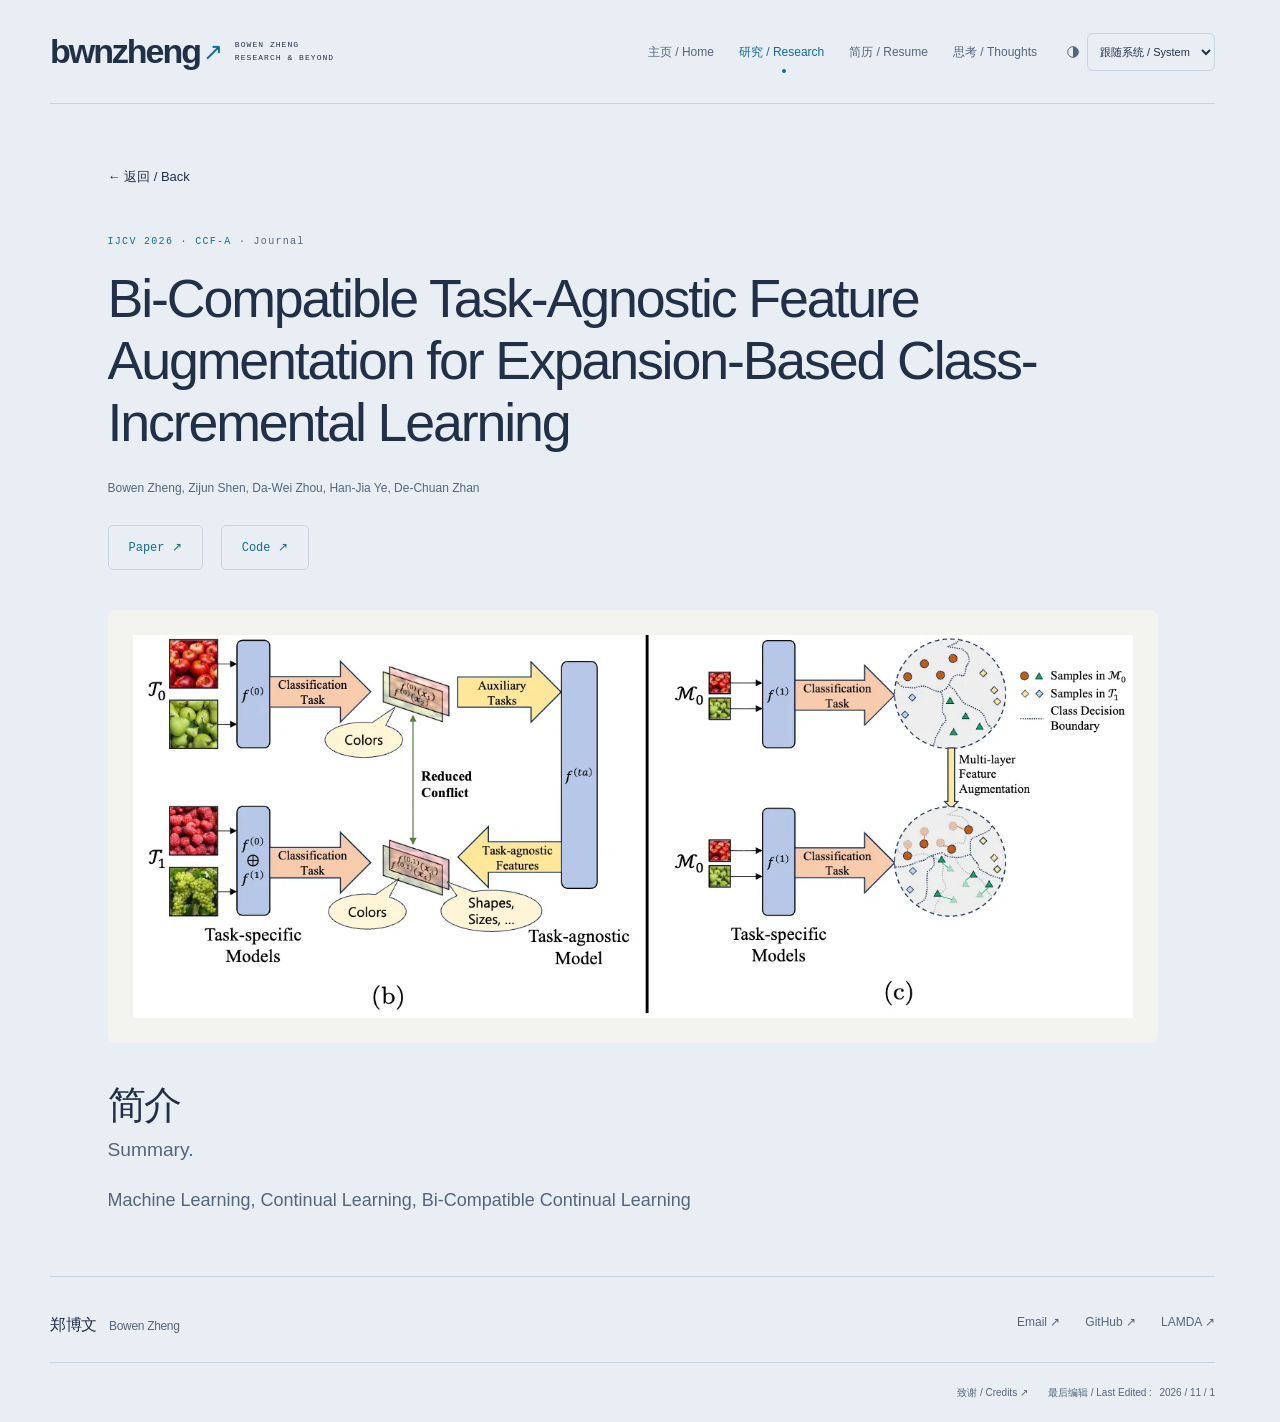
<file: papers/bitfea/index.html>
<!DOCTYPE html><html lang="en"><head><meta charset="UTF-8"><meta name="viewport" content="width=device-width, initial-scale=1"><meta name="description" content="Bi-Compatible Task-Agnostic Feature Augmentation for Expansion-Based Class-Incremental Learning"><meta name="theme-color" content="#101310"><script>
      document.documentElement.classList.add('js-enabled');
    </script><script>// Runs in the head before first paint, shared by every page.
(() => {
  const storageKey = 'bwnzheng-theme';
  const system = window.matchMedia('(prefers-color-scheme: dark)');
  const normalize = (value) => (['light', 'dark'].includes(value) ? value : 'system');
  let preference = 'system';
  try {
    preference = normalize(localStorage.getItem(storageKey));
  } catch {
    // A blocked storage API should not prevent theme switching.
  }
  const apply = () => {
    const theme = preference === 'system' ? (system.matches ? 'dark' : 'light') : preference;
    document.documentElement.dataset.theme = theme;
    document.documentElement.dataset.themePreference = preference;
    document
      .querySelector('meta[name="theme-color"]')
      ?.setAttribute('content', theme === 'dark' ? '#101310' : '#e9eef5');
    const select = document.getElementById('theme-select');
    if (select) select.value = preference;
  };
  apply();
  system.addEventListener('change', () => {
    if (preference === 'system') apply();
  });
  window.addEventListener('storage', (event) => {
    if (event.key === storageKey || event.key === null) {
      preference = normalize(event.newValue);
      apply();
    }
  });
  document.addEventListener(
    'DOMContentLoaded',
    () => {
      apply();
      document.getElementById('theme-select')?.addEventListener('change', (event) => {
        preference = normalize(event.target.value);
        try {
          if (preference === 'system') localStorage.removeItem(storageKey);
          else localStorage.setItem(storageKey, preference);
        } catch {
          // Keep the choice active in this page even when persistence is unavailable.
        }
        apply();
      });
    },
    { once: true },
  );
})();
</script><meta name="generator" content="Astro v7.3.5"><title>bitfea · Bowen Zheng</title><link rel="icon" type="image/svg+xml" href="/favicon.svg"><link rel="canonical" href="https://bwnzheng.github.io/papers/bitfea/"><meta property="og:title" content="bitfea · Bowen Zheng"><meta property="og:description" content="Bi-Compatible Task-Agnostic Feature Augmentation for Expansion-Based Class-Incremental Learning"><meta property="og:type" content="website"><meta property="og:url" content="https://bwnzheng.github.io/papers/bitfea/"><link rel="stylesheet" href="/_astro/BaseLayout.ZiGx69Mv.css"></head><body><a class="skip-link" href="#main">Skip to content</a><header class="site-header wrap"><a class="wordmark" href="/" aria-label="Bowen Zheng home">bwnzheng<span>↗</span><span class="wordmark-caption">BOWEN ZHENG<br>RESEARCH & BEYOND</span></a><div class="header-controls"><nav aria-label="Main navigation"><a href="/">主页 / Home</a><a href="/research/" aria-current="page">研究 / Research</a><a href="/resume/">简历 / Resume</a><a href="/blog/">思考 / Thoughts</a></nav><label class="theme-picker"><svg viewBox="0 0 24 24" fill="none" stroke="currentColor" stroke-width="1.5" aria-hidden="true"><circle cx="12" cy="12" r="8"></circle><path d="M12 4a8 8 0 0 1 0 16Z" fill="currentColor" stroke="none"></path></svg><span class="sr-only">主题 / Color theme</span><select id="theme-select" aria-label="主题 / Color theme"><option value="system">跟随系统 / System</option><option value="light">日间 / Light</option><option value="dark">夜间 / Dark</option></select><script>
            // Restore the choice as soon as the control is parsed, before first paint.
            document.getElementById('theme-select').value =
              document.documentElement.dataset.themePreference || 'system';
          </script></label></div></header><main id="main"><article class="wrap project-detail"><a class="text-link" href="/resume/#publications" data-back-link>← 返回 / Back</a><p class="eyebrow"><span>IJCV 2026</span> · <span>CCF-A</span> · Journal</p><h1>Bi-Compatible Task-Agnostic Feature Augmentation for Expansion-Based Class-Incremental Learning</h1><p class="authors">Bowen Zheng, Zijun Shen, Da-Wei Zhou, Han-Jia Ye, De-Chuan Zhan</p><div class="paper-links"><a class="button" href="https://link.springer.com/article/10.1007/s11263-026-02949-2" target="_blank" rel="noopener noreferrer" rel="noopener noreferrer">Paper ↗
        </a><a class="button" href="https://github.com/bwnzheng/BitFea_IJCV2026" target="_blank" rel="noopener noreferrer" rel="noopener noreferrer">Code ↗
        </a></div><div class="detail-image"><img src="/_astro/bitfea.6OL5MgjG_Z1EeeCL.webp" srcset="/_astro/bitfea.6OL5MgjG_ZSmIJf.webp 720w, /_astro/bitfea.6OL5MgjG_xYYjL.webp 1396w" alt="bitfea research overview" sizes="(max-width: 760px) 90vw, 1000px" loading="lazy" decoding="async" width="1440" height="551"></div><h2 class="bilingual-title"><span lang="zh">简介</span><span class="title-en" lang="en">Summary<span class="accent">.</span></span></h2><p class="lead">Machine Learning, Continual Learning, Bi-Compatible Continual Learning</p></article></main><footer class="wrap site-footer"><div><a class="footer-name" href="/"><span lang="zh">郑博文</span><span lang="en">Bowen Zheng</span></a></div><div class="footer-links"><a href="mailto:zhengbw@lamda.nju.edu.cn">Email ↗</a><a href="https://github.com/bwnzheng" target="_blank" rel="noopener noreferrer" rel="noopener noreferrer">GitHub ↗</a><a href="https://www.lamda.nju.edu.cn/" target="_blank" rel="noopener noreferrer" rel="noopener noreferrer">LAMDA ↗</a></div><div class="footer-bottom"><a href="/credits/">致谢 / Credits ↗</a><div class="footer-editing"><span lang="zh">最后编辑</span> / <span lang="en">Last Edited</span> :<time datetime="2026-11-01">2026 / 11 / 1</time></div></div></footer><script>(() => {
  // This script restores the position; disable competing browser restoration.
  history.scrollRestoration = 'manual';
  const storageKey = `page-state:${location.pathname}${location.search}`;
  const panels = [...document.querySelectorAll('details[id]')];
  const entry = history.state?.pageNavigation;
  let snapshot = entry;
  if (!snapshot) {
    try {
      snapshot = JSON.parse(sessionStorage.getItem(storageKey) || 'null');
    } catch {
      // History restoration still works when session storage is unavailable.
    }
  }

  const sameSiteSource = (value) => {
    if (!value) return null;
    try {
      const source = new URL(value, location.href);
      return source.origin === location.origin &&
        (source.pathname !== location.pathname || source.search !== location.search)
        ? source.href
        : null;
    } catch {
      return null;
    }
  };
  // Keep the source on this history entry so a refresh cannot change it.
  const returnTo = sameSiteSource(entry?.returnTo ?? document.referrer);
  history.replaceState({ ...history.state, pageNavigation: { ...snapshot, returnTo } }, '');

  const openHashTarget = () => {
    let target;
    try {
      target = document.getElementById(decodeURIComponent(location.hash.slice(1)));
    } catch {
      return null;
    }
    for (
      let panel = target?.closest('details');
      panel;
      panel = panel.parentElement?.closest('details')
    ) {
      panel.open = true;
    }
    return target;
  };
  const restore = () => {
    const saved = history.state?.pageNavigation;
    if (Array.isArray(saved?.open)) {
      panels.forEach((panel) => {
        panel.open = saved.open.includes(panel.id);
      });
    }
    return openHashTarget();
  };
  let ready = false;
  let saveFrame = 0;
  const save = () => {
    cancelAnimationFrame(saveFrame);
    saveFrame = 0;
    if (!ready) return;
    const saved = {
      returnTo,
      open: panels.filter((panel) => panel.open).map((panel) => panel.id),
      scrollY: window.scrollY,
    };
    history.replaceState({ ...history.state, pageNavigation: saved }, '');
    try {
      // Also restore when a return link loads the source as a new history entry.
      sessionStorage.setItem(
        storageKey,
        JSON.stringify({ open: saved.open, scrollY: saved.scrollY }),
      );
    } catch {
      // Storage restrictions must not prevent normal navigation.
    }
  };
  restore();
  panels.forEach((panel) => panel.addEventListener('toggle', save));
  document.addEventListener('click', save, { capture: true });
  // Update the history entry while scrolling: pagehide may be too late for reload.
  window.addEventListener(
    'scroll',
    () => {
      if (ready && !saveFrame) saveFrame = requestAnimationFrame(save);
    },
    { passive: true },
  );
  window.addEventListener('pagehide', save);
  document.addEventListener('visibilitychange', () => {
    if (document.hidden) save();
  });
  window.addEventListener('hashchange', openHashTarget);
  window.addEventListener('pageshow', () => {
    ready = false;
    cancelAnimationFrame(saveFrame);
    saveFrame = 0;
    const target = restore();
    const saved = history.state?.pageNavigation;
    requestAnimationFrame(() =>
      requestAnimationFrame(() => {
        if (typeof saved?.scrollY === 'number') {
          window.scrollTo({ top: saved.scrollY, behavior: 'instant' });
        } else {
          target?.scrollIntoView({ behavior: 'instant', block: 'start' });
        }
        ready = true;
      }),
    );
  });

  document.querySelectorAll('[data-back-link]').forEach((link) => {
    if (!returnTo) return;
    link.href = returnTo;
    link.addEventListener('click', (event) => {
      if (
        event.button ||
        event.metaKey ||
        event.ctrlKey ||
        event.shiftKey ||
        event.altKey ||
        history.length < 2
      )
        return;
      event.preventDefault();
      history.back();
    });
  });
})();
</script></body></html>
</file>
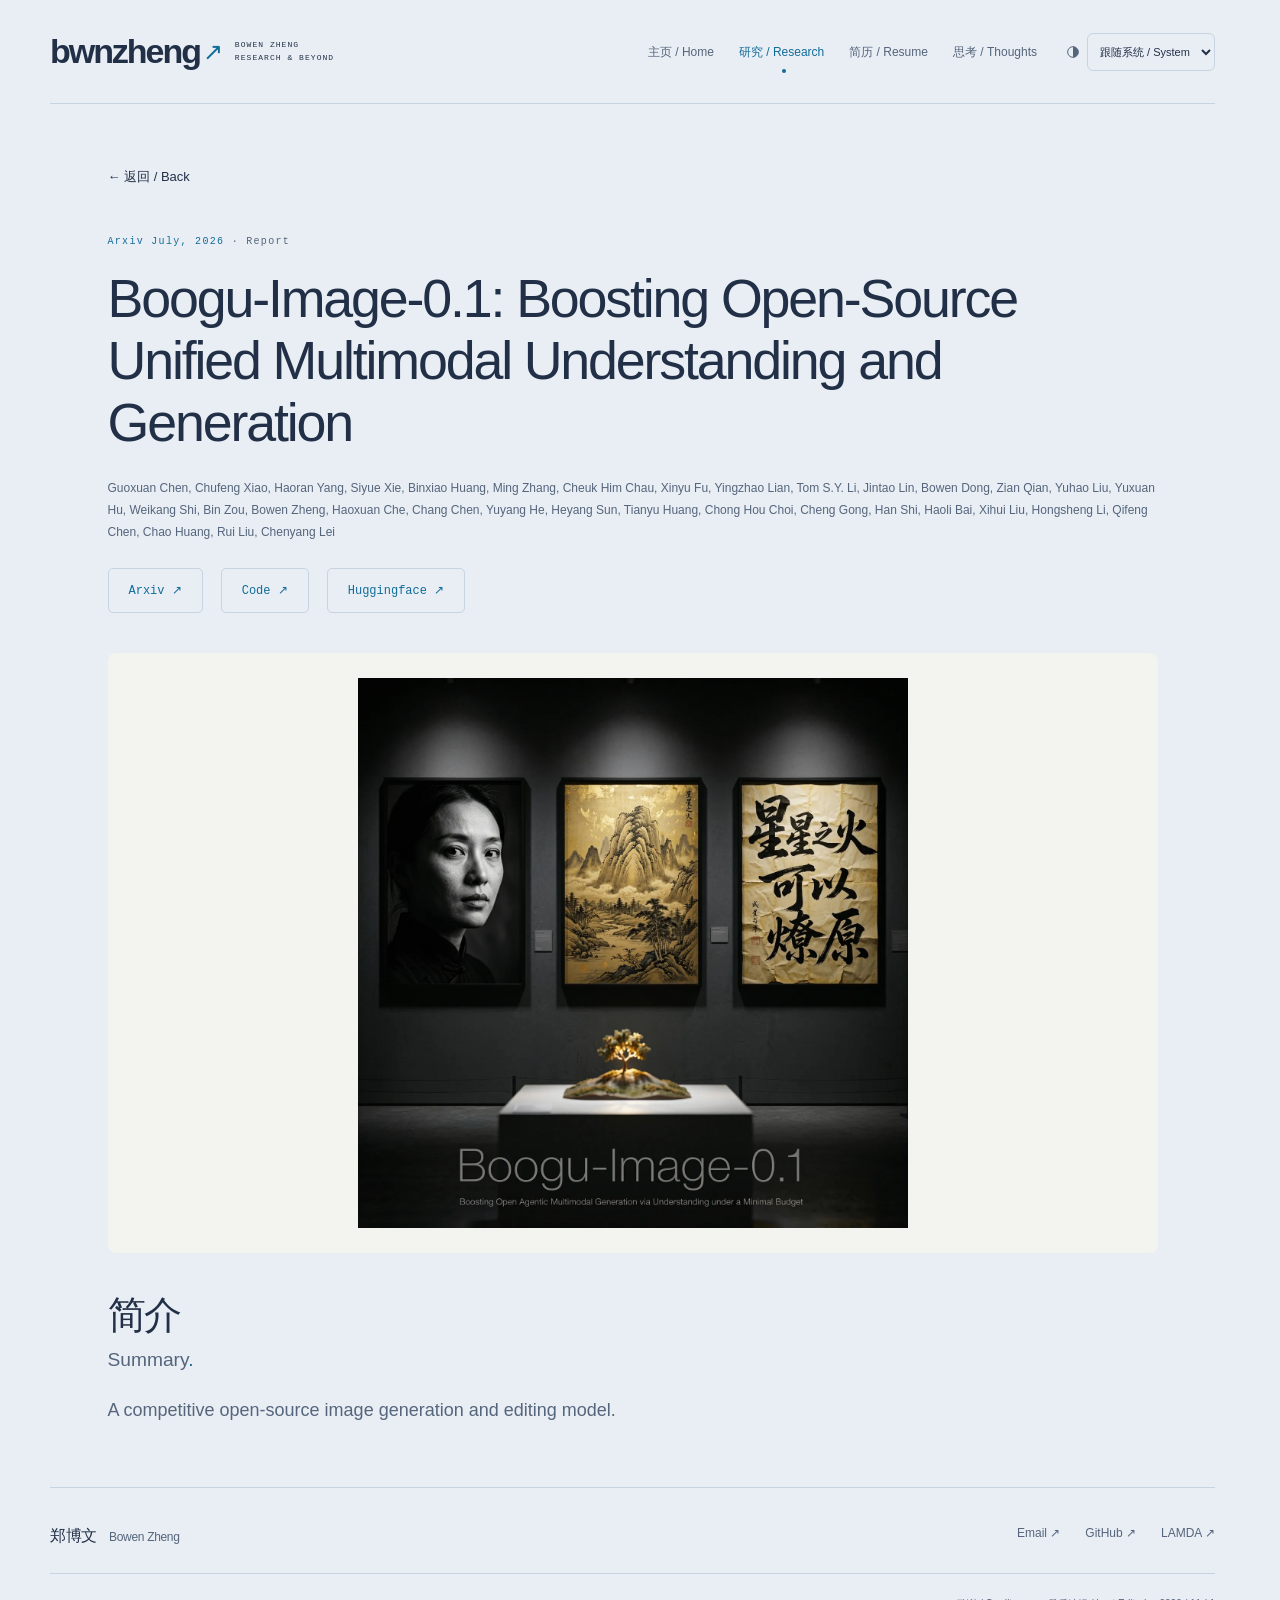
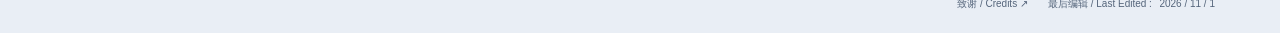
<file: papers/boogu-image/index.html>
<!DOCTYPE html><html lang="en"><head><meta charset="UTF-8"><meta name="viewport" content="width=device-width, initial-scale=1"><meta name="description" content="Boogu-Image-0.1: Boosting Open-Source Unified Multimodal Understanding and Generation"><meta name="theme-color" content="#101310"><script>
      document.documentElement.classList.add('js-enabled');
    </script><script>// Runs in the head before first paint, shared by every page.
(() => {
  const storageKey = 'bwnzheng-theme';
  const system = window.matchMedia('(prefers-color-scheme: dark)');
  const normalize = (value) => (['light', 'dark'].includes(value) ? value : 'system');
  let preference = 'system';
  try {
    preference = normalize(localStorage.getItem(storageKey));
  } catch {
    // A blocked storage API should not prevent theme switching.
  }
  const apply = () => {
    const theme = preference === 'system' ? (system.matches ? 'dark' : 'light') : preference;
    document.documentElement.dataset.theme = theme;
    document.documentElement.dataset.themePreference = preference;
    document
      .querySelector('meta[name="theme-color"]')
      ?.setAttribute('content', theme === 'dark' ? '#101310' : '#e9eef5');
    const select = document.getElementById('theme-select');
    if (select) select.value = preference;
  };
  apply();
  system.addEventListener('change', () => {
    if (preference === 'system') apply();
  });
  window.addEventListener('storage', (event) => {
    if (event.key === storageKey || event.key === null) {
      preference = normalize(event.newValue);
      apply();
    }
  });
  document.addEventListener(
    'DOMContentLoaded',
    () => {
      apply();
      document.getElementById('theme-select')?.addEventListener('change', (event) => {
        preference = normalize(event.target.value);
        try {
          if (preference === 'system') localStorage.removeItem(storageKey);
          else localStorage.setItem(storageKey, preference);
        } catch {
          // Keep the choice active in this page even when persistence is unavailable.
        }
        apply();
      });
    },
    { once: true },
  );
})();
</script><meta name="generator" content="Astro v7.3.5"><title>boogu-image · Bowen Zheng</title><link rel="icon" type="image/svg+xml" href="/favicon.svg"><link rel="canonical" href="https://bwnzheng.github.io/papers/boogu-image/"><meta property="og:title" content="boogu-image · Bowen Zheng"><meta property="og:description" content="Boogu-Image-0.1: Boosting Open-Source Unified Multimodal Understanding and Generation"><meta property="og:type" content="website"><meta property="og:url" content="https://bwnzheng.github.io/papers/boogu-image/"><link rel="stylesheet" href="/_astro/BaseLayout.ZiGx69Mv.css"></head><body><a class="skip-link" href="#main">Skip to content</a><header class="site-header wrap"><a class="wordmark" href="/" aria-label="Bowen Zheng home">bwnzheng<span>↗</span><span class="wordmark-caption">BOWEN ZHENG<br>RESEARCH & BEYOND</span></a><div class="header-controls"><nav aria-label="Main navigation"><a href="/">主页 / Home</a><a href="/research/" aria-current="page">研究 / Research</a><a href="/resume/">简历 / Resume</a><a href="/blog/">思考 / Thoughts</a></nav><label class="theme-picker"><svg viewBox="0 0 24 24" fill="none" stroke="currentColor" stroke-width="1.5" aria-hidden="true"><circle cx="12" cy="12" r="8"></circle><path d="M12 4a8 8 0 0 1 0 16Z" fill="currentColor" stroke="none"></path></svg><span class="sr-only">主题 / Color theme</span><select id="theme-select" aria-label="主题 / Color theme"><option value="system">跟随系统 / System</option><option value="light">日间 / Light</option><option value="dark">夜间 / Dark</option></select><script>
            // Restore the choice as soon as the control is parsed, before first paint.
            document.getElementById('theme-select').value =
              document.documentElement.dataset.themePreference || 'system';
          </script></label></div></header><main id="main"><article class="wrap project-detail"><a class="text-link" href="/resume/#publications" data-back-link>← 返回 / Back</a><p class="eyebrow"><span>Arxiv July, 2026</span> · Report</p><h1>Boogu-Image-0.1: Boosting Open-Source Unified Multimodal Understanding and Generation</h1><p class="authors">Guoxuan Chen, Chufeng Xiao, Haoran Yang, Siyue Xie, Binxiao Huang, Ming Zhang, Cheuk Him Chau, Xinyu Fu, Yingzhao Lian, Tom S.Y. Li, Jintao Lin, Bowen Dong, Zian Qian, Yuhao Liu, Yuxuan Hu, Weikang Shi, Bin Zou, Bowen Zheng, Haoxuan Che, Chang Chen, Yuyang He, Heyang Sun, Tianyu Huang, Chong Hou Choi, Cheng Gong, Han Shi, Haoli Bai, Xihui Liu, Hongsheng Li, Qifeng Chen, Chao Huang, Rui Liu, Chenyang Lei</p><div class="paper-links"><a class="button" href="https://arxiv.org/abs/2607.13125" target="_blank" rel="noopener noreferrer" rel="noopener noreferrer">Arxiv ↗
        </a><a class="button" href="https://github.com/boogu-project/Boogu-Image" target="_blank" rel="noopener noreferrer" rel="noopener noreferrer">Code ↗
        </a><a class="button" href="https://huggingface.co/Boogu" target="_blank" rel="noopener noreferrer" rel="noopener noreferrer">Huggingface ↗
        </a></div><div class="detail-image"><img src="/_astro/boogu-image.BDTxETuF_19DF5e.webp" srcset="/_astro/boogu-image.BDTxETuF_Z9L20n.webp 720w, /_astro/boogu-image.BDTxETuF_19DF5e.webp 1440w" alt="boogu-image research overview" sizes="(max-width: 760px) 90vw, 1000px" loading="lazy" decoding="async" width="1440" height="1440"></div><h2 class="bilingual-title"><span lang="zh">简介</span><span class="title-en" lang="en">Summary<span class="accent">.</span></span></h2><p class="lead">A competitive open-source image generation and editing model.</p></article></main><footer class="wrap site-footer"><div><a class="footer-name" href="/"><span lang="zh">郑博文</span><span lang="en">Bowen Zheng</span></a></div><div class="footer-links"><a href="mailto:zhengbw@lamda.nju.edu.cn">Email ↗</a><a href="https://github.com/bwnzheng" target="_blank" rel="noopener noreferrer" rel="noopener noreferrer">GitHub ↗</a><a href="https://www.lamda.nju.edu.cn/" target="_blank" rel="noopener noreferrer" rel="noopener noreferrer">LAMDA ↗</a></div><div class="footer-bottom"><a href="/credits/">致谢 / Credits ↗</a><div class="footer-editing"><span lang="zh">最后编辑</span> / <span lang="en">Last Edited</span> :<time datetime="2026-11-01">2026 / 11 / 1</time></div></div></footer><script>(() => {
  // This script restores the position; disable competing browser restoration.
  history.scrollRestoration = 'manual';
  const storageKey = `page-state:${location.pathname}${location.search}`;
  const panels = [...document.querySelectorAll('details[id]')];
  const entry = history.state?.pageNavigation;
  let snapshot = entry;
  if (!snapshot) {
    try {
      snapshot = JSON.parse(sessionStorage.getItem(storageKey) || 'null');
    } catch {
      // History restoration still works when session storage is unavailable.
    }
  }

  const sameSiteSource = (value) => {
    if (!value) return null;
    try {
      const source = new URL(value, location.href);
      return source.origin === location.origin &&
        (source.pathname !== location.pathname || source.search !== location.search)
        ? source.href
        : null;
    } catch {
      return null;
    }
  };
  // Keep the source on this history entry so a refresh cannot change it.
  const returnTo = sameSiteSource(entry?.returnTo ?? document.referrer);
  history.replaceState({ ...history.state, pageNavigation: { ...snapshot, returnTo } }, '');

  const openHashTarget = () => {
    let target;
    try {
      target = document.getElementById(decodeURIComponent(location.hash.slice(1)));
    } catch {
      return null;
    }
    for (
      let panel = target?.closest('details');
      panel;
      panel = panel.parentElement?.closest('details')
    ) {
      panel.open = true;
    }
    return target;
  };
  const restore = () => {
    const saved = history.state?.pageNavigation;
    if (Array.isArray(saved?.open)) {
      panels.forEach((panel) => {
        panel.open = saved.open.includes(panel.id);
      });
    }
    return openHashTarget();
  };
  let ready = false;
  let saveFrame = 0;
  const save = () => {
    cancelAnimationFrame(saveFrame);
    saveFrame = 0;
    if (!ready) return;
    const saved = {
      returnTo,
      open: panels.filter((panel) => panel.open).map((panel) => panel.id),
      scrollY: window.scrollY,
    };
    history.replaceState({ ...history.state, pageNavigation: saved }, '');
    try {
      // Also restore when a return link loads the source as a new history entry.
      sessionStorage.setItem(
        storageKey,
        JSON.stringify({ open: saved.open, scrollY: saved.scrollY }),
      );
    } catch {
      // Storage restrictions must not prevent normal navigation.
    }
  };
  restore();
  panels.forEach((panel) => panel.addEventListener('toggle', save));
  document.addEventListener('click', save, { capture: true });
  // Update the history entry while scrolling: pagehide may be too late for reload.
  window.addEventListener(
    'scroll',
    () => {
      if (ready && !saveFrame) saveFrame = requestAnimationFrame(save);
    },
    { passive: true },
  );
  window.addEventListener('pagehide', save);
  document.addEventListener('visibilitychange', () => {
    if (document.hidden) save();
  });
  window.addEventListener('hashchange', openHashTarget);
  window.addEventListener('pageshow', () => {
    ready = false;
    cancelAnimationFrame(saveFrame);
    saveFrame = 0;
    const target = restore();
    const saved = history.state?.pageNavigation;
    requestAnimationFrame(() =>
      requestAnimationFrame(() => {
        if (typeof saved?.scrollY === 'number') {
          window.scrollTo({ top: saved.scrollY, behavior: 'instant' });
        } else {
          target?.scrollIntoView({ behavior: 'instant', block: 'start' });
        }
        ready = true;
      }),
    );
  });

  document.querySelectorAll('[data-back-link]').forEach((link) => {
    if (!returnTo) return;
    link.href = returnTo;
    link.addEventListener('click', (event) => {
      if (
        event.button ||
        event.metaKey ||
        event.ctrlKey ||
        event.shiftKey ||
        event.altKey ||
        history.length < 2
      )
        return;
      event.preventDefault();
      history.back();
    });
  });
})();
</script></body></html>
</file>
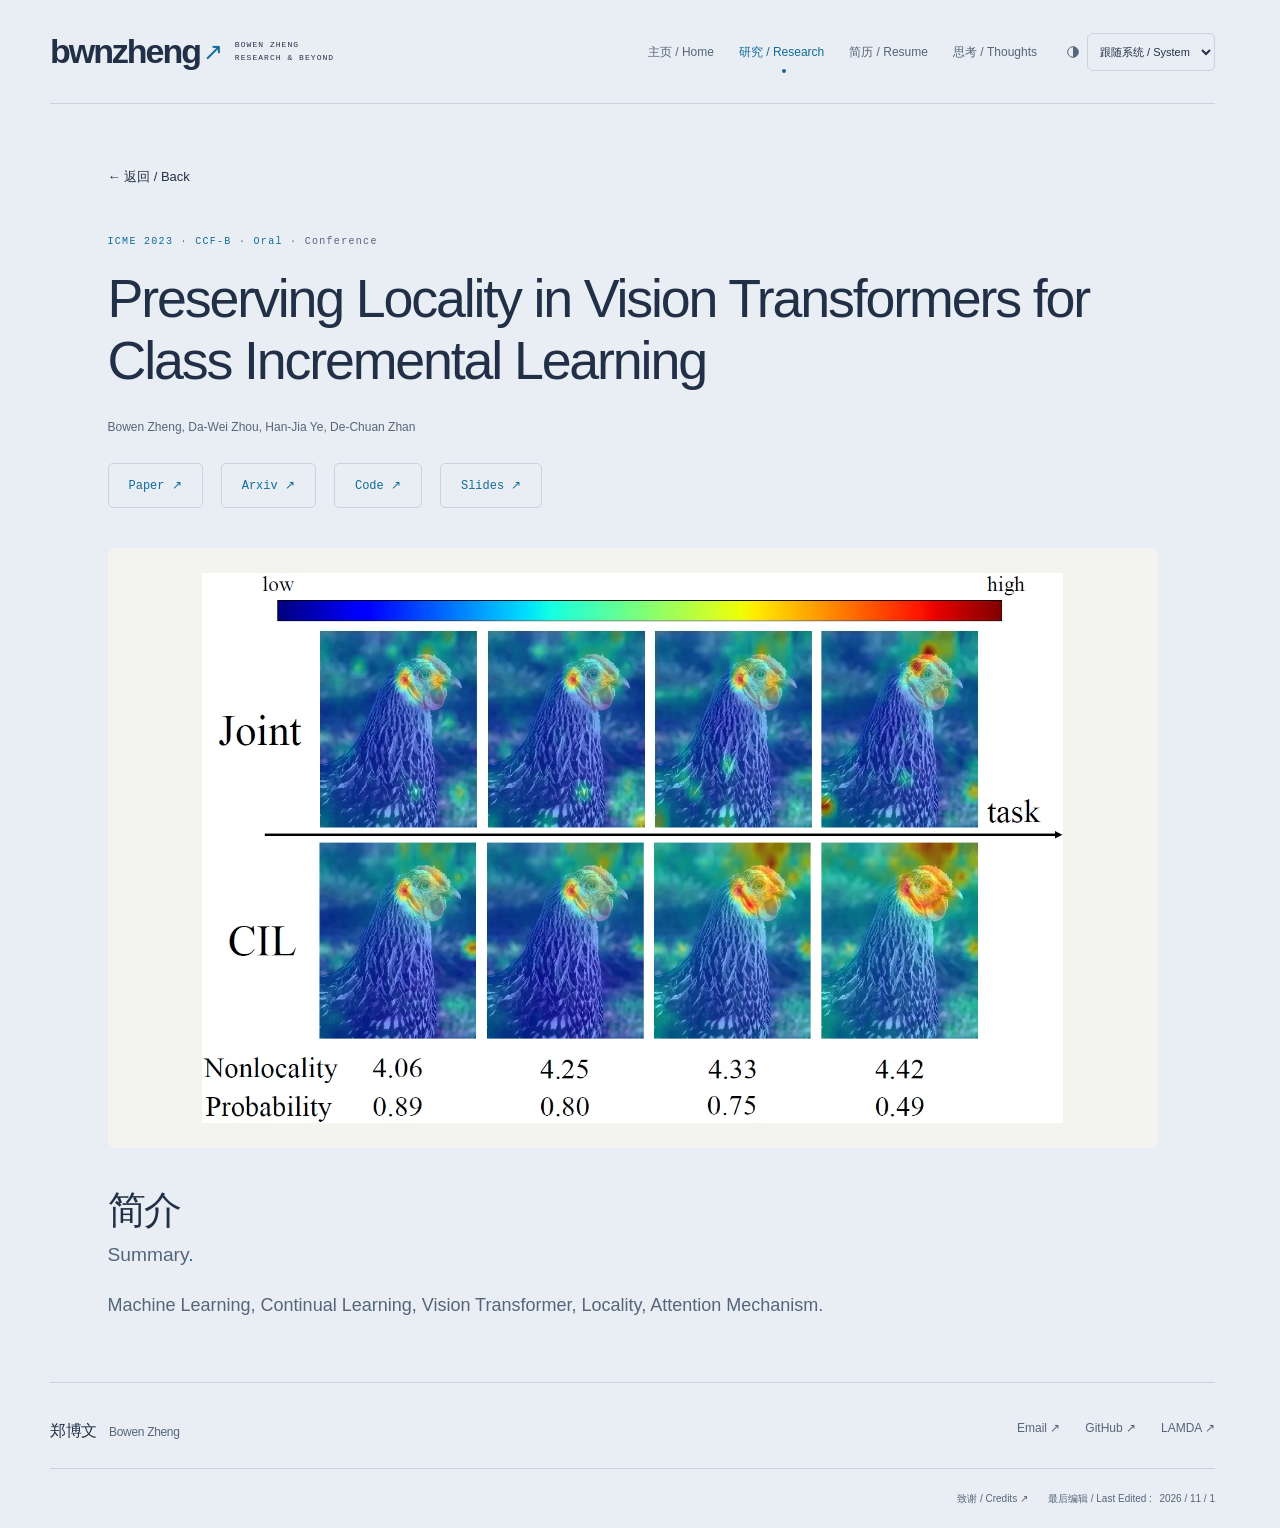
<file: papers/lpa/index.html>
<!DOCTYPE html><html lang="en"><head><meta charset="UTF-8"><meta name="viewport" content="width=device-width, initial-scale=1"><meta name="description" content="Preserving Locality in Vision Transformers for Class Incremental Learning"><meta name="theme-color" content="#101310"><script>
      document.documentElement.classList.add('js-enabled');
    </script><script>// Runs in the head before first paint, shared by every page.
(() => {
  const storageKey = 'bwnzheng-theme';
  const system = window.matchMedia('(prefers-color-scheme: dark)');
  const normalize = (value) => (['light', 'dark'].includes(value) ? value : 'system');
  let preference = 'system';
  try {
    preference = normalize(localStorage.getItem(storageKey));
  } catch {
    // A blocked storage API should not prevent theme switching.
  }
  const apply = () => {
    const theme = preference === 'system' ? (system.matches ? 'dark' : 'light') : preference;
    document.documentElement.dataset.theme = theme;
    document.documentElement.dataset.themePreference = preference;
    document
      .querySelector('meta[name="theme-color"]')
      ?.setAttribute('content', theme === 'dark' ? '#101310' : '#e9eef5');
    const select = document.getElementById('theme-select');
    if (select) select.value = preference;
  };
  apply();
  system.addEventListener('change', () => {
    if (preference === 'system') apply();
  });
  window.addEventListener('storage', (event) => {
    if (event.key === storageKey || event.key === null) {
      preference = normalize(event.newValue);
      apply();
    }
  });
  document.addEventListener(
    'DOMContentLoaded',
    () => {
      apply();
      document.getElementById('theme-select')?.addEventListener('change', (event) => {
        preference = normalize(event.target.value);
        try {
          if (preference === 'system') localStorage.removeItem(storageKey);
          else localStorage.setItem(storageKey, preference);
        } catch {
          // Keep the choice active in this page even when persistence is unavailable.
        }
        apply();
      });
    },
    { once: true },
  );
})();
</script><meta name="generator" content="Astro v7.3.5"><title>lpa · Bowen Zheng</title><link rel="icon" type="image/svg+xml" href="/favicon.svg"><link rel="canonical" href="https://bwnzheng.github.io/papers/lpa/"><meta property="og:title" content="lpa · Bowen Zheng"><meta property="og:description" content="Preserving Locality in Vision Transformers for Class Incremental Learning"><meta property="og:type" content="website"><meta property="og:url" content="https://bwnzheng.github.io/papers/lpa/"><link rel="stylesheet" href="/_astro/BaseLayout.ZiGx69Mv.css"></head><body><a class="skip-link" href="#main">Skip to content</a><header class="site-header wrap"><a class="wordmark" href="/" aria-label="Bowen Zheng home">bwnzheng<span>↗</span><span class="wordmark-caption">BOWEN ZHENG<br>RESEARCH & BEYOND</span></a><div class="header-controls"><nav aria-label="Main navigation"><a href="/">主页 / Home</a><a href="/research/" aria-current="page">研究 / Research</a><a href="/resume/">简历 / Resume</a><a href="/blog/">思考 / Thoughts</a></nav><label class="theme-picker"><svg viewBox="0 0 24 24" fill="none" stroke="currentColor" stroke-width="1.5" aria-hidden="true"><circle cx="12" cy="12" r="8"></circle><path d="M12 4a8 8 0 0 1 0 16Z" fill="currentColor" stroke="none"></path></svg><span class="sr-only">主题 / Color theme</span><select id="theme-select" aria-label="主题 / Color theme"><option value="system">跟随系统 / System</option><option value="light">日间 / Light</option><option value="dark">夜间 / Dark</option></select><script>
            // Restore the choice as soon as the control is parsed, before first paint.
            document.getElementById('theme-select').value =
              document.documentElement.dataset.themePreference || 'system';
          </script></label></div></header><main id="main"><article class="wrap project-detail"><a class="text-link" href="/resume/#publications" data-back-link>← 返回 / Back</a><p class="eyebrow"><span>ICME 2023</span> · <span>CCF-B</span> · <span>Oral</span> · Conference</p><h1>Preserving Locality in Vision Transformers for Class Incremental Learning</h1><p class="authors">Bowen Zheng, Da-Wei Zhou, Han-Jia Ye, De-Chuan Zhan</p><div class="paper-links"><a class="button" href="https://ieeexplore.ieee.org/document/10219622" target="_blank" rel="noopener noreferrer" rel="noopener noreferrer">Paper ↗
        </a><a class="button" href="https://arxiv.org/abs/2304.06971" target="_blank" rel="noopener noreferrer" rel="noopener noreferrer">Arxiv ↗
        </a><a class="button" href="https://github.com/bwnzheng/LPA_ICME2023" target="_blank" rel="noopener noreferrer" rel="noopener noreferrer">Code ↗
        </a><a class="button" href="/images/icme23/slides.pdf">Slides ↗
        </a></div><div class="detail-image"><img src="/_astro/lpa.CZNqnVDi_Z1pk2p4.webp" srcset="/_astro/lpa.CZNqnVDi_Z20rfco.webp 720w, /_astro/lpa.CZNqnVDi_Z2wSjeG.webp 1429w" alt="lpa research overview" sizes="(max-width: 760px) 90vw, 1000px" loading="lazy" decoding="async" width="1440" height="919"></div><h2 class="bilingual-title"><span lang="zh">简介</span><span class="title-en" lang="en">Summary<span class="accent">.</span></span></h2><p class="lead">Machine Learning, Continual Learning, Vision Transformer, Locality, Attention Mechanism.</p></article></main><footer class="wrap site-footer"><div><a class="footer-name" href="/"><span lang="zh">郑博文</span><span lang="en">Bowen Zheng</span></a></div><div class="footer-links"><a href="mailto:zhengbw@lamda.nju.edu.cn">Email ↗</a><a href="https://github.com/bwnzheng" target="_blank" rel="noopener noreferrer" rel="noopener noreferrer">GitHub ↗</a><a href="https://www.lamda.nju.edu.cn/" target="_blank" rel="noopener noreferrer" rel="noopener noreferrer">LAMDA ↗</a></div><div class="footer-bottom"><a href="/credits/">致谢 / Credits ↗</a><div class="footer-editing"><span lang="zh">最后编辑</span> / <span lang="en">Last Edited</span> :<time datetime="2026-11-01">2026 / 11 / 1</time></div></div></footer><script>(() => {
  // This script restores the position; disable competing browser restoration.
  history.scrollRestoration = 'manual';
  const storageKey = `page-state:${location.pathname}${location.search}`;
  const panels = [...document.querySelectorAll('details[id]')];
  const entry = history.state?.pageNavigation;
  let snapshot = entry;
  if (!snapshot) {
    try {
      snapshot = JSON.parse(sessionStorage.getItem(storageKey) || 'null');
    } catch {
      // History restoration still works when session storage is unavailable.
    }
  }

  const sameSiteSource = (value) => {
    if (!value) return null;
    try {
      const source = new URL(value, location.href);
      return source.origin === location.origin &&
        (source.pathname !== location.pathname || source.search !== location.search)
        ? source.href
        : null;
    } catch {
      return null;
    }
  };
  // Keep the source on this history entry so a refresh cannot change it.
  const returnTo = sameSiteSource(entry?.returnTo ?? document.referrer);
  history.replaceState({ ...history.state, pageNavigation: { ...snapshot, returnTo } }, '');

  const openHashTarget = () => {
    let target;
    try {
      target = document.getElementById(decodeURIComponent(location.hash.slice(1)));
    } catch {
      return null;
    }
    for (
      let panel = target?.closest('details');
      panel;
      panel = panel.parentElement?.closest('details')
    ) {
      panel.open = true;
    }
    return target;
  };
  const restore = () => {
    const saved = history.state?.pageNavigation;
    if (Array.isArray(saved?.open)) {
      panels.forEach((panel) => {
        panel.open = saved.open.includes(panel.id);
      });
    }
    return openHashTarget();
  };
  let ready = false;
  let saveFrame = 0;
  const save = () => {
    cancelAnimationFrame(saveFrame);
    saveFrame = 0;
    if (!ready) return;
    const saved = {
      returnTo,
      open: panels.filter((panel) => panel.open).map((panel) => panel.id),
      scrollY: window.scrollY,
    };
    history.replaceState({ ...history.state, pageNavigation: saved }, '');
    try {
      // Also restore when a return link loads the source as a new history entry.
      sessionStorage.setItem(
        storageKey,
        JSON.stringify({ open: saved.open, scrollY: saved.scrollY }),
      );
    } catch {
      // Storage restrictions must not prevent normal navigation.
    }
  };
  restore();
  panels.forEach((panel) => panel.addEventListener('toggle', save));
  document.addEventListener('click', save, { capture: true });
  // Update the history entry while scrolling: pagehide may be too late for reload.
  window.addEventListener(
    'scroll',
    () => {
      if (ready && !saveFrame) saveFrame = requestAnimationFrame(save);
    },
    { passive: true },
  );
  window.addEventListener('pagehide', save);
  document.addEventListener('visibilitychange', () => {
    if (document.hidden) save();
  });
  window.addEventListener('hashchange', openHashTarget);
  window.addEventListener('pageshow', () => {
    ready = false;
    cancelAnimationFrame(saveFrame);
    saveFrame = 0;
    const target = restore();
    const saved = history.state?.pageNavigation;
    requestAnimationFrame(() =>
      requestAnimationFrame(() => {
        if (typeof saved?.scrollY === 'number') {
          window.scrollTo({ top: saved.scrollY, behavior: 'instant' });
        } else {
          target?.scrollIntoView({ behavior: 'instant', block: 'start' });
        }
        ready = true;
      }),
    );
  });

  document.querySelectorAll('[data-back-link]').forEach((link) => {
    if (!returnTo) return;
    link.href = returnTo;
    link.addEventListener('click', (event) => {
      if (
        event.button ||
        event.metaKey ||
        event.ctrlKey ||
        event.shiftKey ||
        event.altKey ||
        history.length < 2
      )
        return;
      event.preventDefault();
      history.back();
    });
  });
})();
</script></body></html>
</file>
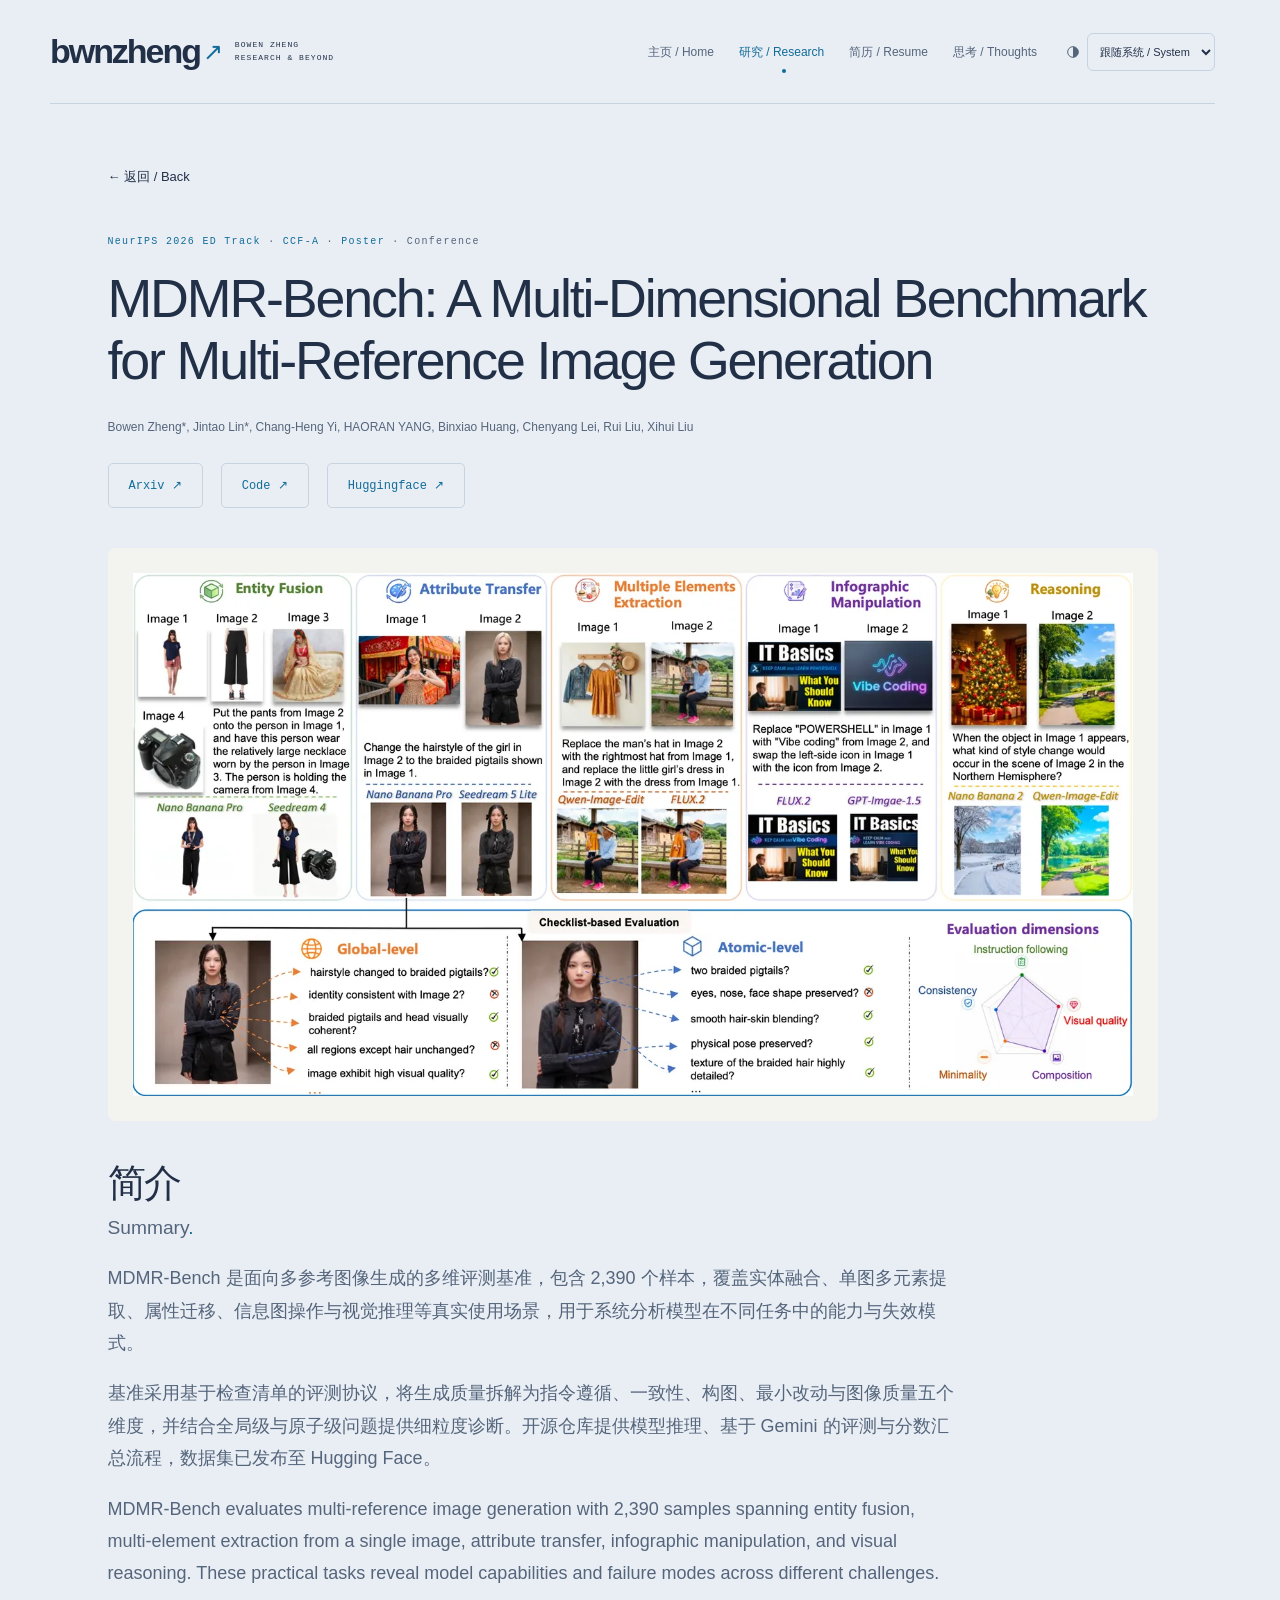
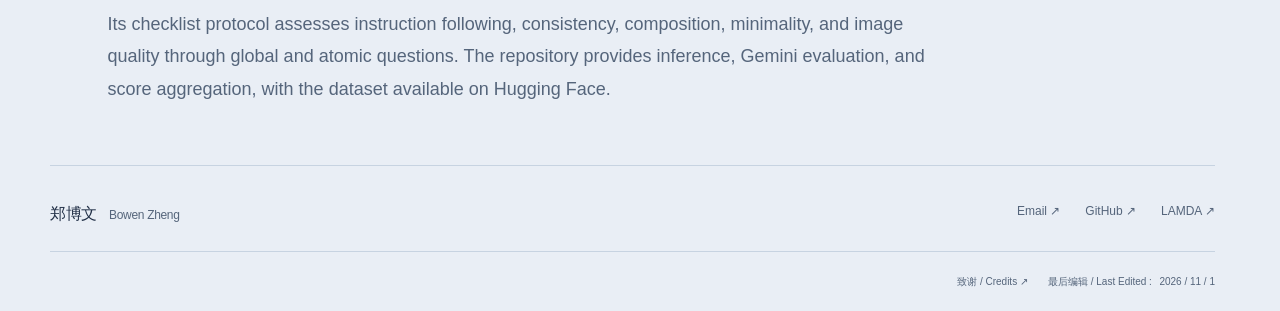
<file: papers/mdmr-bench/index.html>
<!DOCTYPE html><html lang="en"><head><meta charset="UTF-8"><meta name="viewport" content="width=device-width, initial-scale=1"><meta name="description" content="MDMR-Bench: A Multi-Dimensional Benchmark for Multi-Reference Image Generation"><meta name="theme-color" content="#101310"><script>
      document.documentElement.classList.add('js-enabled');
    </script><script>// Runs in the head before first paint, shared by every page.
(() => {
  const storageKey = 'bwnzheng-theme';
  const system = window.matchMedia('(prefers-color-scheme: dark)');
  const normalize = (value) => (['light', 'dark'].includes(value) ? value : 'system');
  let preference = 'system';
  try {
    preference = normalize(localStorage.getItem(storageKey));
  } catch {
    // A blocked storage API should not prevent theme switching.
  }
  const apply = () => {
    const theme = preference === 'system' ? (system.matches ? 'dark' : 'light') : preference;
    document.documentElement.dataset.theme = theme;
    document.documentElement.dataset.themePreference = preference;
    document
      .querySelector('meta[name="theme-color"]')
      ?.setAttribute('content', theme === 'dark' ? '#101310' : '#e9eef5');
    const select = document.getElementById('theme-select');
    if (select) select.value = preference;
  };
  apply();
  system.addEventListener('change', () => {
    if (preference === 'system') apply();
  });
  window.addEventListener('storage', (event) => {
    if (event.key === storageKey || event.key === null) {
      preference = normalize(event.newValue);
      apply();
    }
  });
  document.addEventListener(
    'DOMContentLoaded',
    () => {
      apply();
      document.getElementById('theme-select')?.addEventListener('change', (event) => {
        preference = normalize(event.target.value);
        try {
          if (preference === 'system') localStorage.removeItem(storageKey);
          else localStorage.setItem(storageKey, preference);
        } catch {
          // Keep the choice active in this page even when persistence is unavailable.
        }
        apply();
      });
    },
    { once: true },
  );
})();
</script><meta name="generator" content="Astro v7.3.5"><title>mdmr-bench · Bowen Zheng</title><link rel="icon" type="image/svg+xml" href="/favicon.svg"><link rel="canonical" href="https://bwnzheng.github.io/papers/mdmr-bench/"><meta property="og:title" content="mdmr-bench · Bowen Zheng"><meta property="og:description" content="MDMR-Bench: A Multi-Dimensional Benchmark for Multi-Reference Image Generation"><meta property="og:type" content="website"><meta property="og:url" content="https://bwnzheng.github.io/papers/mdmr-bench/"><link rel="stylesheet" href="/_astro/BaseLayout.ZiGx69Mv.css"></head><body><a class="skip-link" href="#main">Skip to content</a><header class="site-header wrap"><a class="wordmark" href="/" aria-label="Bowen Zheng home">bwnzheng<span>↗</span><span class="wordmark-caption">BOWEN ZHENG<br>RESEARCH & BEYOND</span></a><div class="header-controls"><nav aria-label="Main navigation"><a href="/">主页 / Home</a><a href="/research/" aria-current="page">研究 / Research</a><a href="/resume/">简历 / Resume</a><a href="/blog/">思考 / Thoughts</a></nav><label class="theme-picker"><svg viewBox="0 0 24 24" fill="none" stroke="currentColor" stroke-width="1.5" aria-hidden="true"><circle cx="12" cy="12" r="8"></circle><path d="M12 4a8 8 0 0 1 0 16Z" fill="currentColor" stroke="none"></path></svg><span class="sr-only">主题 / Color theme</span><select id="theme-select" aria-label="主题 / Color theme"><option value="system">跟随系统 / System</option><option value="light">日间 / Light</option><option value="dark">夜间 / Dark</option></select><script>
            // Restore the choice as soon as the control is parsed, before first paint.
            document.getElementById('theme-select').value =
              document.documentElement.dataset.themePreference || 'system';
          </script></label></div></header><main id="main"><article class="wrap project-detail"><a class="text-link" href="/resume/#publications" data-back-link>← 返回 / Back</a><p class="eyebrow"><span>NeurIPS 2026 ED Track</span> · <span>CCF-A</span> · <span>Poster</span> · Conference</p><h1>MDMR-Bench: A Multi-Dimensional Benchmark for Multi-Reference Image Generation</h1><p class="authors">Bowen Zheng*, Jintao Lin*, Chang-Heng Yi, HAORAN YANG, Binxiao Huang, Chenyang Lei, Rui Liu, Xihui Liu</p><div class="paper-links"><a class="button" href="https://arxiv.org/abs/2610.32459v1" target="_blank" rel="noopener noreferrer" rel="noopener noreferrer">Arxiv ↗
        </a><a class="button" href="https://github.com/LHRYANG/MDMR-Bench" target="_blank" rel="noopener noreferrer" rel="noopener noreferrer">Code ↗
        </a><a class="button" href="https://huggingface.co/datasets/MDMR-Bench/MDMR-Bench" target="_blank" rel="noopener noreferrer" rel="noopener noreferrer">Huggingface ↗
        </a></div><div class="detail-image"><img src="/_astro/mdmr-bench.DdKiKi-2_Z8L4W1.webp" srcset="/_astro/mdmr-bench.DdKiKi-2_Z1JyHmh.webp 720w, /_astro/mdmr-bench.DdKiKi-2_Z8L4W1.webp 1440w" alt="mdmr-bench research overview" sizes="(max-width: 760px) 90vw, 1000px" loading="lazy" decoding="async" width="1440" height="753"></div><h2 class="bilingual-title"><span lang="zh">简介</span><span class="title-en" lang="en">Summary<span class="accent">.</span></span></h2><p class="lead" lang="zh">MDMR-Bench 是面向多参考图像生成的多维评测基准，包含 2,390 个样本，覆盖实体融合、单图多元素提取、属性迁移、信息图操作与视觉推理等真实使用场景，用于系统分析模型在不同任务中的能力与失效模式。</p><p class="lead" lang="zh">基准采用基于检查清单的评测协议，将生成质量拆解为指令遵循、一致性、构图、最小改动与图像质量五个维度，并结合全局级与原子级问题提供细粒度诊断。开源仓库提供模型推理、基于 Gemini 的评测与分数汇总流程，数据集已发布至 Hugging Face。</p><p class="lead" lang="en">MDMR-Bench evaluates multi-reference image generation with 2,390 samples spanning entity fusion, multi-element extraction from a single image, attribute transfer, infographic manipulation, and visual reasoning. These practical tasks reveal model capabilities and failure modes across different challenges.</p><p class="lead" lang="en">Its checklist protocol assesses instruction following, consistency, composition, minimality, and image quality through global and atomic questions. The repository provides inference, Gemini evaluation, and score aggregation, with the dataset available on Hugging Face.</p></article></main><footer class="wrap site-footer"><div><a class="footer-name" href="/"><span lang="zh">郑博文</span><span lang="en">Bowen Zheng</span></a></div><div class="footer-links"><a href="mailto:zhengbw@lamda.nju.edu.cn">Email ↗</a><a href="https://github.com/bwnzheng" target="_blank" rel="noopener noreferrer" rel="noopener noreferrer">GitHub ↗</a><a href="https://www.lamda.nju.edu.cn/" target="_blank" rel="noopener noreferrer" rel="noopener noreferrer">LAMDA ↗</a></div><div class="footer-bottom"><a href="/credits/">致谢 / Credits ↗</a><div class="footer-editing"><span lang="zh">最后编辑</span> / <span lang="en">Last Edited</span> :<time datetime="2026-11-01">2026 / 11 / 1</time></div></div></footer><script>(() => {
  // This script restores the position; disable competing browser restoration.
  history.scrollRestoration = 'manual';
  const storageKey = `page-state:${location.pathname}${location.search}`;
  const panels = [...document.querySelectorAll('details[id]')];
  const entry = history.state?.pageNavigation;
  let snapshot = entry;
  if (!snapshot) {
    try {
      snapshot = JSON.parse(sessionStorage.getItem(storageKey) || 'null');
    } catch {
      // History restoration still works when session storage is unavailable.
    }
  }

  const sameSiteSource = (value) => {
    if (!value) return null;
    try {
      const source = new URL(value, location.href);
      return source.origin === location.origin &&
        (source.pathname !== location.pathname || source.search !== location.search)
        ? source.href
        : null;
    } catch {
      return null;
    }
  };
  // Keep the source on this history entry so a refresh cannot change it.
  const returnTo = sameSiteSource(entry?.returnTo ?? document.referrer);
  history.replaceState({ ...history.state, pageNavigation: { ...snapshot, returnTo } }, '');

  const openHashTarget = () => {
    let target;
    try {
      target = document.getElementById(decodeURIComponent(location.hash.slice(1)));
    } catch {
      return null;
    }
    for (
      let panel = target?.closest('details');
      panel;
      panel = panel.parentElement?.closest('details')
    ) {
      panel.open = true;
    }
    return target;
  };
  const restore = () => {
    const saved = history.state?.pageNavigation;
    if (Array.isArray(saved?.open)) {
      panels.forEach((panel) => {
        panel.open = saved.open.includes(panel.id);
      });
    }
    return openHashTarget();
  };
  let ready = false;
  let saveFrame = 0;
  const save = () => {
    cancelAnimationFrame(saveFrame);
    saveFrame = 0;
    if (!ready) return;
    const saved = {
      returnTo,
      open: panels.filter((panel) => panel.open).map((panel) => panel.id),
      scrollY: window.scrollY,
    };
    history.replaceState({ ...history.state, pageNavigation: saved }, '');
    try {
      // Also restore when a return link loads the source as a new history entry.
      sessionStorage.setItem(
        storageKey,
        JSON.stringify({ open: saved.open, scrollY: saved.scrollY }),
      );
    } catch {
      // Storage restrictions must not prevent normal navigation.
    }
  };
  restore();
  panels.forEach((panel) => panel.addEventListener('toggle', save));
  document.addEventListener('click', save, { capture: true });
  // Update the history entry while scrolling: pagehide may be too late for reload.
  window.addEventListener(
    'scroll',
    () => {
      if (ready && !saveFrame) saveFrame = requestAnimationFrame(save);
    },
    { passive: true },
  );
  window.addEventListener('pagehide', save);
  document.addEventListener('visibilitychange', () => {
    if (document.hidden) save();
  });
  window.addEventListener('hashchange', openHashTarget);
  window.addEventListener('pageshow', () => {
    ready = false;
    cancelAnimationFrame(saveFrame);
    saveFrame = 0;
    const target = restore();
    const saved = history.state?.pageNavigation;
    requestAnimationFrame(() =>
      requestAnimationFrame(() => {
        if (typeof saved?.scrollY === 'number') {
          window.scrollTo({ top: saved.scrollY, behavior: 'instant' });
        } else {
          target?.scrollIntoView({ behavior: 'instant', block: 'start' });
        }
        ready = true;
      }),
    );
  });

  document.querySelectorAll('[data-back-link]').forEach((link) => {
    if (!returnTo) return;
    link.href = returnTo;
    link.addEventListener('click', (event) => {
      if (
        event.button ||
        event.metaKey ||
        event.ctrlKey ||
        event.shiftKey ||
        event.altKey ||
        history.length < 2
      )
        return;
      event.preventDefault();
      history.back();
    });
  });
})();
</script></body></html>
</file>
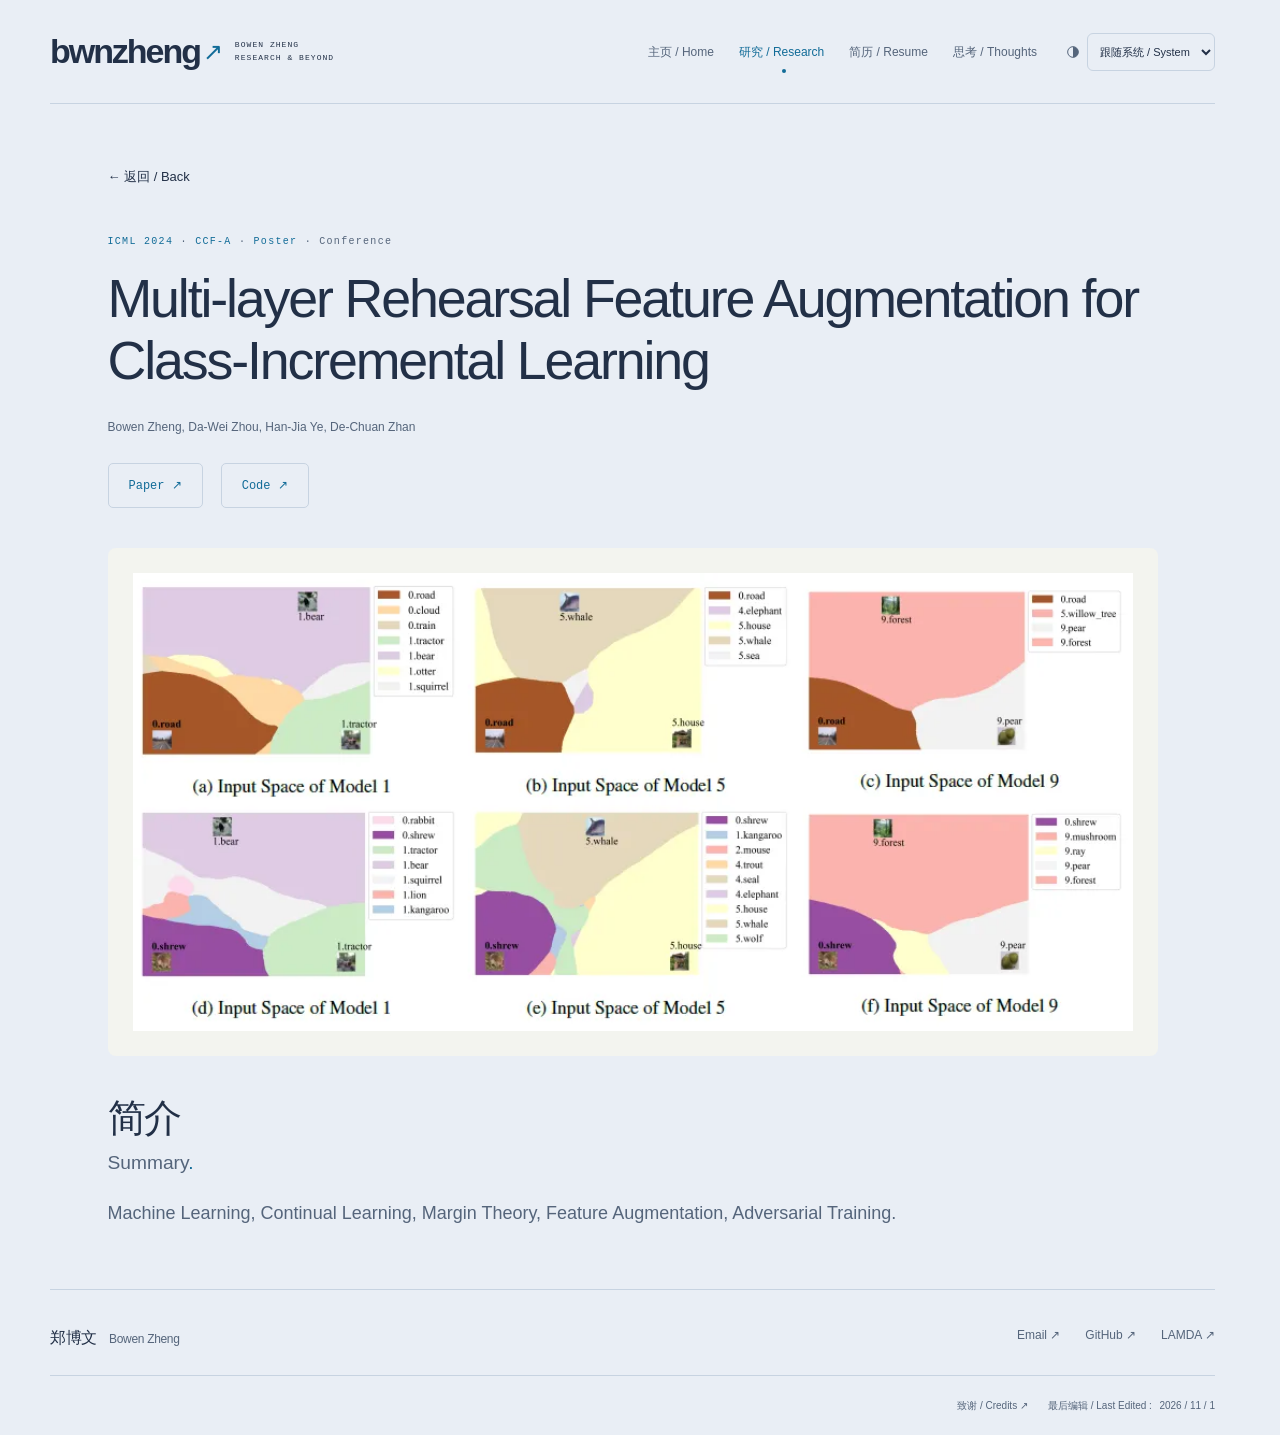
<file: papers/mrfa/index.html>
<!DOCTYPE html><html lang="en"><head><meta charset="UTF-8"><meta name="viewport" content="width=device-width, initial-scale=1"><meta name="description" content="Multi-layer Rehearsal Feature Augmentation for Class-Incremental Learning"><meta name="theme-color" content="#101310"><script>
      document.documentElement.classList.add('js-enabled');
    </script><script>// Runs in the head before first paint, shared by every page.
(() => {
  const storageKey = 'bwnzheng-theme';
  const system = window.matchMedia('(prefers-color-scheme: dark)');
  const normalize = (value) => (['light', 'dark'].includes(value) ? value : 'system');
  let preference = 'system';
  try {
    preference = normalize(localStorage.getItem(storageKey));
  } catch {
    // A blocked storage API should not prevent theme switching.
  }
  const apply = () => {
    const theme = preference === 'system' ? (system.matches ? 'dark' : 'light') : preference;
    document.documentElement.dataset.theme = theme;
    document.documentElement.dataset.themePreference = preference;
    document
      .querySelector('meta[name="theme-color"]')
      ?.setAttribute('content', theme === 'dark' ? '#101310' : '#e9eef5');
    const select = document.getElementById('theme-select');
    if (select) select.value = preference;
  };
  apply();
  system.addEventListener('change', () => {
    if (preference === 'system') apply();
  });
  window.addEventListener('storage', (event) => {
    if (event.key === storageKey || event.key === null) {
      preference = normalize(event.newValue);
      apply();
    }
  });
  document.addEventListener(
    'DOMContentLoaded',
    () => {
      apply();
      document.getElementById('theme-select')?.addEventListener('change', (event) => {
        preference = normalize(event.target.value);
        try {
          if (preference === 'system') localStorage.removeItem(storageKey);
          else localStorage.setItem(storageKey, preference);
        } catch {
          // Keep the choice active in this page even when persistence is unavailable.
        }
        apply();
      });
    },
    { once: true },
  );
})();
</script><meta name="generator" content="Astro v7.3.5"><title>mrfa · Bowen Zheng</title><link rel="icon" type="image/svg+xml" href="/favicon.svg"><link rel="canonical" href="https://bwnzheng.github.io/papers/mrfa/"><meta property="og:title" content="mrfa · Bowen Zheng"><meta property="og:description" content="Multi-layer Rehearsal Feature Augmentation for Class-Incremental Learning"><meta property="og:type" content="website"><meta property="og:url" content="https://bwnzheng.github.io/papers/mrfa/"><link rel="stylesheet" href="/_astro/BaseLayout.ZiGx69Mv.css"></head><body><a class="skip-link" href="#main">Skip to content</a><header class="site-header wrap"><a class="wordmark" href="/" aria-label="Bowen Zheng home">bwnzheng<span>↗</span><span class="wordmark-caption">BOWEN ZHENG<br>RESEARCH & BEYOND</span></a><div class="header-controls"><nav aria-label="Main navigation"><a href="/">主页 / Home</a><a href="/research/" aria-current="page">研究 / Research</a><a href="/resume/">简历 / Resume</a><a href="/blog/">思考 / Thoughts</a></nav><label class="theme-picker"><svg viewBox="0 0 24 24" fill="none" stroke="currentColor" stroke-width="1.5" aria-hidden="true"><circle cx="12" cy="12" r="8"></circle><path d="M12 4a8 8 0 0 1 0 16Z" fill="currentColor" stroke="none"></path></svg><span class="sr-only">主题 / Color theme</span><select id="theme-select" aria-label="主题 / Color theme"><option value="system">跟随系统 / System</option><option value="light">日间 / Light</option><option value="dark">夜间 / Dark</option></select><script>
            // Restore the choice as soon as the control is parsed, before first paint.
            document.getElementById('theme-select').value =
              document.documentElement.dataset.themePreference || 'system';
          </script></label></div></header><main id="main"><article class="wrap project-detail"><a class="text-link" href="/resume/#publications" data-back-link>← 返回 / Back</a><p class="eyebrow"><span>ICML 2024</span> · <span>CCF-A</span> · <span>Poster</span> · Conference</p><h1>Multi-layer Rehearsal Feature Augmentation for Class-Incremental Learning</h1><p class="authors">Bowen Zheng, Da-Wei Zhou, Han-Jia Ye, De-Chuan Zhan</p><div class="paper-links"><a class="button" href="https://icml.cc/virtual/2024/poster/33673" target="_blank" rel="noopener noreferrer" rel="noopener noreferrer">Paper ↗
        </a><a class="button" href="https://github.com/bwnzheng/MRFA_ICML2024" target="_blank" rel="noopener noreferrer" rel="noopener noreferrer">Code ↗
        </a></div><div class="detail-image"><img src="/_astro/mrfa.DoHRffhN_ZMJBVx.webp" srcset="/_astro/mrfa.DoHRffhN_21N7PS.webp 720w, /_astro/mrfa.DoHRffhN_Z20VvXt.webp 931w" alt="mrfa research overview" sizes="(max-width: 760px) 90vw, 1000px" loading="lazy" decoding="async" width="1440" height="659"></div><h2 class="bilingual-title"><span lang="zh">简介</span><span class="title-en" lang="en">Summary<span class="accent">.</span></span></h2><p class="lead">Machine Learning, Continual Learning, Margin Theory, Feature Augmentation, Adversarial Training.</p></article></main><footer class="wrap site-footer"><div><a class="footer-name" href="/"><span lang="zh">郑博文</span><span lang="en">Bowen Zheng</span></a></div><div class="footer-links"><a href="mailto:zhengbw@lamda.nju.edu.cn">Email ↗</a><a href="https://github.com/bwnzheng" target="_blank" rel="noopener noreferrer" rel="noopener noreferrer">GitHub ↗</a><a href="https://www.lamda.nju.edu.cn/" target="_blank" rel="noopener noreferrer" rel="noopener noreferrer">LAMDA ↗</a></div><div class="footer-bottom"><a href="/credits/">致谢 / Credits ↗</a><div class="footer-editing"><span lang="zh">最后编辑</span> / <span lang="en">Last Edited</span> :<time datetime="2026-11-01">2026 / 11 / 1</time></div></div></footer><script>(() => {
  // This script restores the position; disable competing browser restoration.
  history.scrollRestoration = 'manual';
  const storageKey = `page-state:${location.pathname}${location.search}`;
  const panels = [...document.querySelectorAll('details[id]')];
  const entry = history.state?.pageNavigation;
  let snapshot = entry;
  if (!snapshot) {
    try {
      snapshot = JSON.parse(sessionStorage.getItem(storageKey) || 'null');
    } catch {
      // History restoration still works when session storage is unavailable.
    }
  }

  const sameSiteSource = (value) => {
    if (!value) return null;
    try {
      const source = new URL(value, location.href);
      return source.origin === location.origin &&
        (source.pathname !== location.pathname || source.search !== location.search)
        ? source.href
        : null;
    } catch {
      return null;
    }
  };
  // Keep the source on this history entry so a refresh cannot change it.
  const returnTo = sameSiteSource(entry?.returnTo ?? document.referrer);
  history.replaceState({ ...history.state, pageNavigation: { ...snapshot, returnTo } }, '');

  const openHashTarget = () => {
    let target;
    try {
      target = document.getElementById(decodeURIComponent(location.hash.slice(1)));
    } catch {
      return null;
    }
    for (
      let panel = target?.closest('details');
      panel;
      panel = panel.parentElement?.closest('details')
    ) {
      panel.open = true;
    }
    return target;
  };
  const restore = () => {
    const saved = history.state?.pageNavigation;
    if (Array.isArray(saved?.open)) {
      panels.forEach((panel) => {
        panel.open = saved.open.includes(panel.id);
      });
    }
    return openHashTarget();
  };
  let ready = false;
  let saveFrame = 0;
  const save = () => {
    cancelAnimationFrame(saveFrame);
    saveFrame = 0;
    if (!ready) return;
    const saved = {
      returnTo,
      open: panels.filter((panel) => panel.open).map((panel) => panel.id),
      scrollY: window.scrollY,
    };
    history.replaceState({ ...history.state, pageNavigation: saved }, '');
    try {
      // Also restore when a return link loads the source as a new history entry.
      sessionStorage.setItem(
        storageKey,
        JSON.stringify({ open: saved.open, scrollY: saved.scrollY }),
      );
    } catch {
      // Storage restrictions must not prevent normal navigation.
    }
  };
  restore();
  panels.forEach((panel) => panel.addEventListener('toggle', save));
  document.addEventListener('click', save, { capture: true });
  // Update the history entry while scrolling: pagehide may be too late for reload.
  window.addEventListener(
    'scroll',
    () => {
      if (ready && !saveFrame) saveFrame = requestAnimationFrame(save);
    },
    { passive: true },
  );
  window.addEventListener('pagehide', save);
  document.addEventListener('visibilitychange', () => {
    if (document.hidden) save();
  });
  window.addEventListener('hashchange', openHashTarget);
  window.addEventListener('pageshow', () => {
    ready = false;
    cancelAnimationFrame(saveFrame);
    saveFrame = 0;
    const target = restore();
    const saved = history.state?.pageNavigation;
    requestAnimationFrame(() =>
      requestAnimationFrame(() => {
        if (typeof saved?.scrollY === 'number') {
          window.scrollTo({ top: saved.scrollY, behavior: 'instant' });
        } else {
          target?.scrollIntoView({ behavior: 'instant', block: 'start' });
        }
        ready = true;
      }),
    );
  });

  document.querySelectorAll('[data-back-link]').forEach((link) => {
    if (!returnTo) return;
    link.href = returnTo;
    link.addEventListener('click', (event) => {
      if (
        event.button ||
        event.metaKey ||
        event.ctrlKey ||
        event.shiftKey ||
        event.altKey ||
        history.length < 2
      )
        return;
      event.preventDefault();
      history.back();
    });
  });
})();
</script></body></html>
</file>
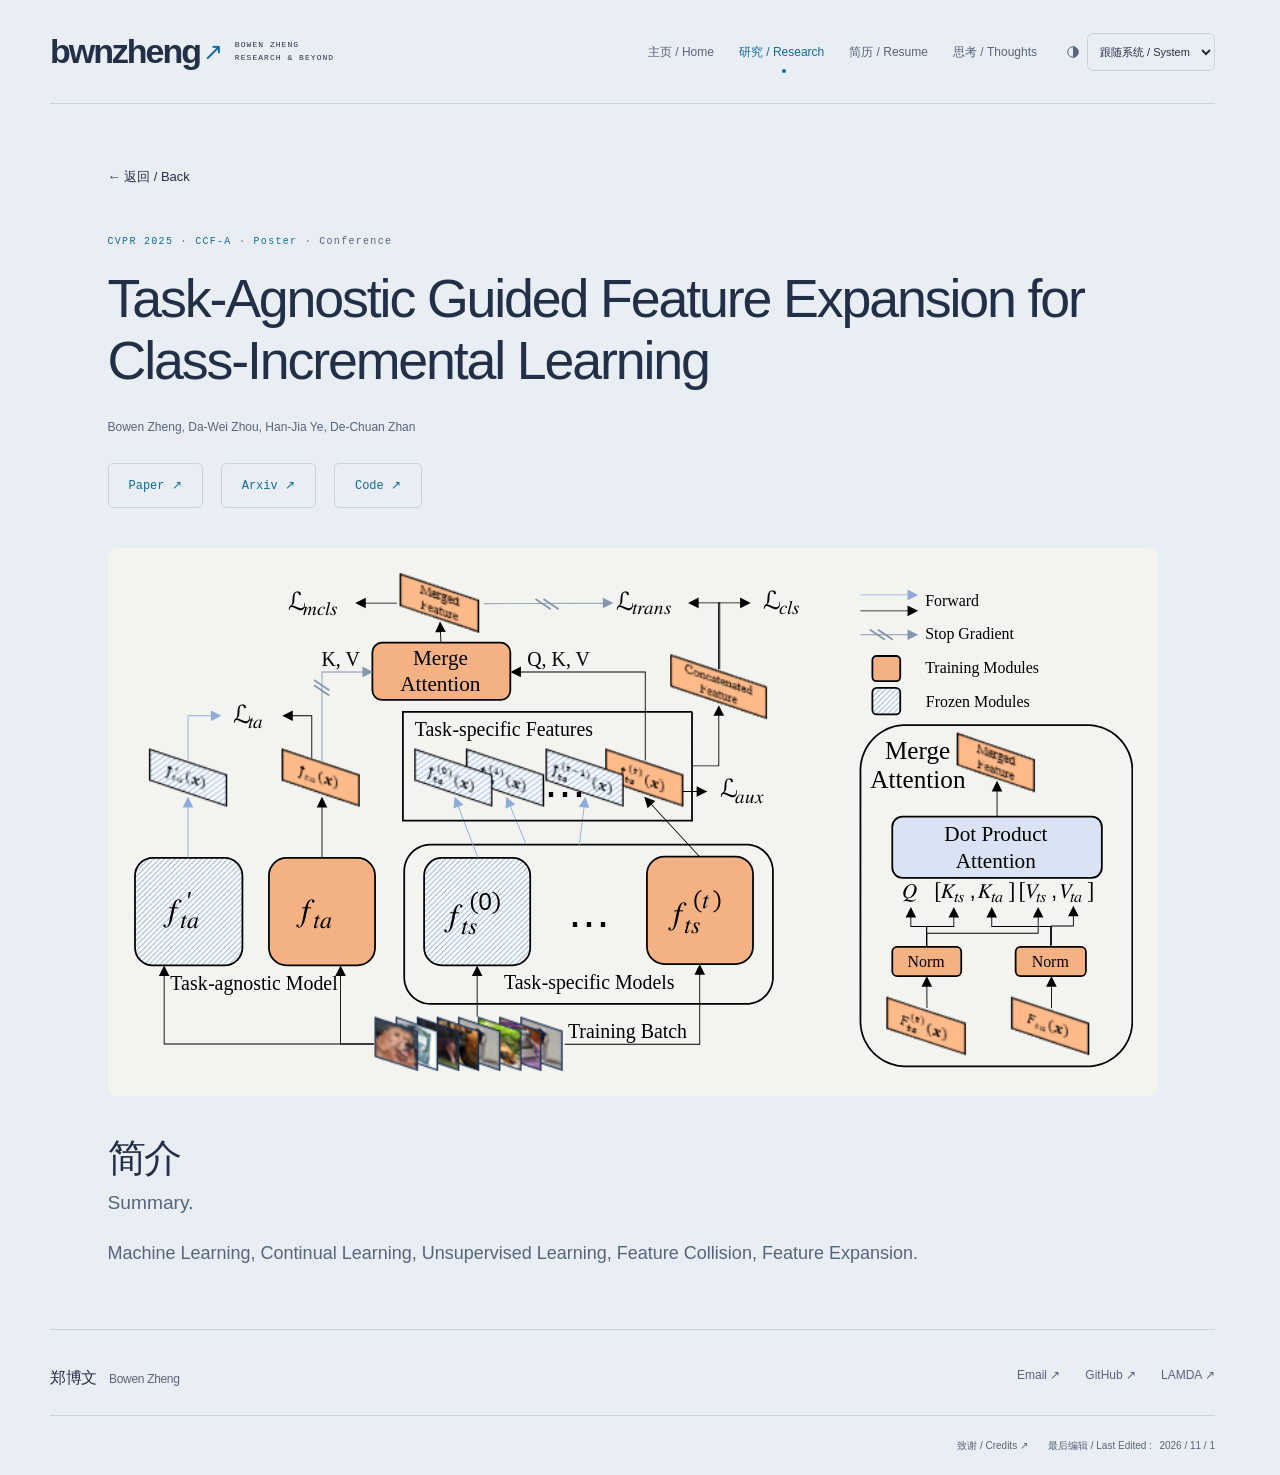
<file: papers/tagfex/index.html>
<!DOCTYPE html><html lang="en"><head><meta charset="UTF-8"><meta name="viewport" content="width=device-width, initial-scale=1"><meta name="description" content="Task-Agnostic Guided Feature Expansion for Class-Incremental Learning"><meta name="theme-color" content="#101310"><script>
      document.documentElement.classList.add('js-enabled');
    </script><script>// Runs in the head before first paint, shared by every page.
(() => {
  const storageKey = 'bwnzheng-theme';
  const system = window.matchMedia('(prefers-color-scheme: dark)');
  const normalize = (value) => (['light', 'dark'].includes(value) ? value : 'system');
  let preference = 'system';
  try {
    preference = normalize(localStorage.getItem(storageKey));
  } catch {
    // A blocked storage API should not prevent theme switching.
  }
  const apply = () => {
    const theme = preference === 'system' ? (system.matches ? 'dark' : 'light') : preference;
    document.documentElement.dataset.theme = theme;
    document.documentElement.dataset.themePreference = preference;
    document
      .querySelector('meta[name="theme-color"]')
      ?.setAttribute('content', theme === 'dark' ? '#101310' : '#e9eef5');
    const select = document.getElementById('theme-select');
    if (select) select.value = preference;
  };
  apply();
  system.addEventListener('change', () => {
    if (preference === 'system') apply();
  });
  window.addEventListener('storage', (event) => {
    if (event.key === storageKey || event.key === null) {
      preference = normalize(event.newValue);
      apply();
    }
  });
  document.addEventListener(
    'DOMContentLoaded',
    () => {
      apply();
      document.getElementById('theme-select')?.addEventListener('change', (event) => {
        preference = normalize(event.target.value);
        try {
          if (preference === 'system') localStorage.removeItem(storageKey);
          else localStorage.setItem(storageKey, preference);
        } catch {
          // Keep the choice active in this page even when persistence is unavailable.
        }
        apply();
      });
    },
    { once: true },
  );
})();
</script><meta name="generator" content="Astro v7.3.5"><title>tagfex · Bowen Zheng</title><link rel="icon" type="image/svg+xml" href="/favicon.svg"><link rel="canonical" href="https://bwnzheng.github.io/papers/tagfex/"><meta property="og:title" content="tagfex · Bowen Zheng"><meta property="og:description" content="Task-Agnostic Guided Feature Expansion for Class-Incremental Learning"><meta property="og:type" content="website"><meta property="og:url" content="https://bwnzheng.github.io/papers/tagfex/"><link rel="stylesheet" href="/_astro/BaseLayout.ZiGx69Mv.css"></head><body><a class="skip-link" href="#main">Skip to content</a><header class="site-header wrap"><a class="wordmark" href="/" aria-label="Bowen Zheng home">bwnzheng<span>↗</span><span class="wordmark-caption">BOWEN ZHENG<br>RESEARCH & BEYOND</span></a><div class="header-controls"><nav aria-label="Main navigation"><a href="/">主页 / Home</a><a href="/research/" aria-current="page">研究 / Research</a><a href="/resume/">简历 / Resume</a><a href="/blog/">思考 / Thoughts</a></nav><label class="theme-picker"><svg viewBox="0 0 24 24" fill="none" stroke="currentColor" stroke-width="1.5" aria-hidden="true"><circle cx="12" cy="12" r="8"></circle><path d="M12 4a8 8 0 0 1 0 16Z" fill="currentColor" stroke="none"></path></svg><span class="sr-only">主题 / Color theme</span><select id="theme-select" aria-label="主题 / Color theme"><option value="system">跟随系统 / System</option><option value="light">日间 / Light</option><option value="dark">夜间 / Dark</option></select><script>
            // Restore the choice as soon as the control is parsed, before first paint.
            document.getElementById('theme-select').value =
              document.documentElement.dataset.themePreference || 'system';
          </script></label></div></header><main id="main"><article class="wrap project-detail"><a class="text-link" href="/resume/#publications" data-back-link>← 返回 / Back</a><p class="eyebrow"><span>CVPR 2025</span> · <span>CCF-A</span> · <span>Poster</span> · Conference</p><h1>Task-Agnostic Guided Feature Expansion for Class-Incremental Learning</h1><p class="authors">Bowen Zheng, Da-Wei Zhou, Han-Jia Ye, De-Chuan Zhan</p><div class="paper-links"><a class="button" href="https://openaccess.thecvf.com/content/CVPR2025/html/Zheng_Task-Agnostic_Guided_Feature_Expansion_for_Class-Incremental_Learning_CVPR_2025_paper.html" target="_blank" rel="noopener noreferrer" rel="noopener noreferrer">Paper ↗
        </a><a class="button" href="https://arxiv.org/abs/2503.00823" target="_blank" rel="noopener noreferrer" rel="noopener noreferrer">Arxiv ↗
        </a><a class="button" href="https://github.com/bwnzheng/TagFex_CVPR2025" target="_blank" rel="noopener noreferrer" rel="noopener noreferrer">Code ↗
        </a></div><div class="detail-image"><img src="/_astro/tagfex.Cq1zwO_4_1Tz8IA.svg" alt="tagfex research overview" sizes="(max-width: 760px) 90vw, 1000px" loading="lazy" decoding="async" width="1440" height="716"></div><h2 class="bilingual-title"><span lang="zh">简介</span><span class="title-en" lang="en">Summary<span class="accent">.</span></span></h2><p class="lead">Machine Learning, Continual Learning, Unsupervised Learning, Feature Collision, Feature Expansion.</p></article></main><footer class="wrap site-footer"><div><a class="footer-name" href="/"><span lang="zh">郑博文</span><span lang="en">Bowen Zheng</span></a></div><div class="footer-links"><a href="mailto:zhengbw@lamda.nju.edu.cn">Email ↗</a><a href="https://github.com/bwnzheng" target="_blank" rel="noopener noreferrer" rel="noopener noreferrer">GitHub ↗</a><a href="https://www.lamda.nju.edu.cn/" target="_blank" rel="noopener noreferrer" rel="noopener noreferrer">LAMDA ↗</a></div><div class="footer-bottom"><a href="/credits/">致谢 / Credits ↗</a><div class="footer-editing"><span lang="zh">最后编辑</span> / <span lang="en">Last Edited</span> :<time datetime="2026-11-01">2026 / 11 / 1</time></div></div></footer><script>(() => {
  // This script restores the position; disable competing browser restoration.
  history.scrollRestoration = 'manual';
  const storageKey = `page-state:${location.pathname}${location.search}`;
  const panels = [...document.querySelectorAll('details[id]')];
  const entry = history.state?.pageNavigation;
  let snapshot = entry;
  if (!snapshot) {
    try {
      snapshot = JSON.parse(sessionStorage.getItem(storageKey) || 'null');
    } catch {
      // History restoration still works when session storage is unavailable.
    }
  }

  const sameSiteSource = (value) => {
    if (!value) return null;
    try {
      const source = new URL(value, location.href);
      return source.origin === location.origin &&
        (source.pathname !== location.pathname || source.search !== location.search)
        ? source.href
        : null;
    } catch {
      return null;
    }
  };
  // Keep the source on this history entry so a refresh cannot change it.
  const returnTo = sameSiteSource(entry?.returnTo ?? document.referrer);
  history.replaceState({ ...history.state, pageNavigation: { ...snapshot, returnTo } }, '');

  const openHashTarget = () => {
    let target;
    try {
      target = document.getElementById(decodeURIComponent(location.hash.slice(1)));
    } catch {
      return null;
    }
    for (
      let panel = target?.closest('details');
      panel;
      panel = panel.parentElement?.closest('details')
    ) {
      panel.open = true;
    }
    return target;
  };
  const restore = () => {
    const saved = history.state?.pageNavigation;
    if (Array.isArray(saved?.open)) {
      panels.forEach((panel) => {
        panel.open = saved.open.includes(panel.id);
      });
    }
    return openHashTarget();
  };
  let ready = false;
  let saveFrame = 0;
  const save = () => {
    cancelAnimationFrame(saveFrame);
    saveFrame = 0;
    if (!ready) return;
    const saved = {
      returnTo,
      open: panels.filter((panel) => panel.open).map((panel) => panel.id),
      scrollY: window.scrollY,
    };
    history.replaceState({ ...history.state, pageNavigation: saved }, '');
    try {
      // Also restore when a return link loads the source as a new history entry.
      sessionStorage.setItem(
        storageKey,
        JSON.stringify({ open: saved.open, scrollY: saved.scrollY }),
      );
    } catch {
      // Storage restrictions must not prevent normal navigation.
    }
  };
  restore();
  panels.forEach((panel) => panel.addEventListener('toggle', save));
  document.addEventListener('click', save, { capture: true });
  // Update the history entry while scrolling: pagehide may be too late for reload.
  window.addEventListener(
    'scroll',
    () => {
      if (ready && !saveFrame) saveFrame = requestAnimationFrame(save);
    },
    { passive: true },
  );
  window.addEventListener('pagehide', save);
  document.addEventListener('visibilitychange', () => {
    if (document.hidden) save();
  });
  window.addEventListener('hashchange', openHashTarget);
  window.addEventListener('pageshow', () => {
    ready = false;
    cancelAnimationFrame(saveFrame);
    saveFrame = 0;
    const target = restore();
    const saved = history.state?.pageNavigation;
    requestAnimationFrame(() =>
      requestAnimationFrame(() => {
        if (typeof saved?.scrollY === 'number') {
          window.scrollTo({ top: saved.scrollY, behavior: 'instant' });
        } else {
          target?.scrollIntoView({ behavior: 'instant', block: 'start' });
        }
        ready = true;
      }),
    );
  });

  document.querySelectorAll('[data-back-link]').forEach((link) => {
    if (!returnTo) return;
    link.href = returnTo;
    link.addEventListener('click', (event) => {
      if (
        event.button ||
        event.metaKey ||
        event.ctrlKey ||
        event.shiftKey ||
        event.altKey ||
        history.length < 2
      )
        return;
      event.preventDefault();
      history.back();
    });
  });
})();
</script></body></html>
</file>
<file: _astro/_..yEQr8oo2.css>
@font-face{font-display:block;font-family:KaTeX_AMS;font-style:normal;font-weight:400;src:url(/_astro/KaTeX_AMS-Regular.BQhdFMY1.woff2)format("woff2"),url(/_astro/KaTeX_AMS-Regular.DMm9YOAa.woff)format("woff"),url(/_astro/KaTeX_AMS-Regular.DRggAlZN.ttf)format("truetype")}@font-face{font-display:block;font-family:KaTeX_Caligraphic;font-style:normal;font-weight:700;src:url(/_astro/KaTeX_Caligraphic-Bold.Dq_IR9rO.woff2)format("woff2"),url(/_astro/KaTeX_Caligraphic-Bold.BEiXGLvX.woff)format("woff"),url(/_astro/KaTeX_Caligraphic-Bold.ATXxdsX0.ttf)format("truetype")}@font-face{font-display:block;font-family:KaTeX_Caligraphic;font-style:normal;font-weight:400;src:url(/_astro/KaTeX_Caligraphic-Regular.Di6jR-x-.woff2)format("woff2"),url(/_astro/KaTeX_Caligraphic-Regular.CTRA-rTL.woff)format("woff"),url(/_astro/KaTeX_Caligraphic-Regular.wX97UBjC.ttf)format("truetype")}@font-face{font-display:block;font-family:KaTeX_Fraktur;font-style:normal;font-weight:700;src:url(/_astro/KaTeX_Fraktur-Bold.CL6g_b3V.woff2)format("woff2"),url(/_astro/KaTeX_Fraktur-Bold.BsDP51OF.woff)format("woff"),url(/_astro/KaTeX_Fraktur-Bold.BdnERNNW.ttf)format("truetype")}@font-face{font-display:block;font-family:KaTeX_Fraktur;font-style:normal;font-weight:400;src:url(/_astro/KaTeX_Fraktur-Regular.CTYiF6lA.woff2)format("woff2"),url(/_astro/KaTeX_Fraktur-Regular.Dxdc4cR9.woff)format("woff"),url(/_astro/KaTeX_Fraktur-Regular.CB_wures.ttf)format("truetype")}@font-face{font-display:block;font-family:KaTeX_Main;font-style:normal;font-weight:700;src:url(/_astro/KaTeX_Main-Bold.Cx986IdX.woff2)format("woff2"),url(/_astro/KaTeX_Main-Bold.Jm3AIy58.woff)format("woff"),url(/_astro/KaTeX_Main-Bold.waoOVXN0.ttf)format("truetype")}@font-face{font-display:block;font-family:KaTeX_Main;font-style:italic;font-weight:700;src:url(/_astro/KaTeX_Main-BoldItalic.DxDJ3AOS.woff2)format("woff2"),url(/_astro/KaTeX_Main-BoldItalic.SpSLRI95.woff)format("woff"),url(/_astro/KaTeX_Main-BoldItalic.DzxPMmG6.ttf)format("truetype")}@font-face{font-display:block;font-family:KaTeX_Main;font-style:italic;font-weight:400;src:url(/_astro/KaTeX_Main-Italic.NWA7e6Wa.woff2)format("woff2"),url(/_astro/KaTeX_Main-Italic.BMLOBm91.woff)format("woff"),url(/_astro/KaTeX_Main-Italic.3WenGoN9.ttf)format("truetype")}@font-face{font-display:block;font-family:KaTeX_Main;font-style:normal;font-weight:400;src:url(/_astro/KaTeX_Main-Regular.B22Nviop.woff2)format("woff2"),url(/_astro/KaTeX_Main-Regular.Dr94JaBh.woff)format("woff"),url(/_astro/KaTeX_Main-Regular.ypZvNtVU.ttf)format("truetype")}@font-face{font-display:block;font-family:KaTeX_Math;font-style:italic;font-weight:700;src:url(/_astro/KaTeX_Math-BoldItalic.CZnvNsCZ.woff2)format("woff2"),url(/_astro/KaTeX_Math-BoldItalic.iY-2wyZ7.woff)format("woff"),url(/_astro/KaTeX_Math-BoldItalic.B3XSjfu4.ttf)format("truetype")}@font-face{font-display:block;font-family:KaTeX_Math;font-style:italic;font-weight:400;src:url(/_astro/KaTeX_Math-Italic.t53AETM-.woff2)format("woff2"),url(/_astro/KaTeX_Math-Italic.DA0__PXp.woff)format("woff"),url(/_astro/KaTeX_Math-Italic.flOr_0UB.ttf)format("truetype")}@font-face{font-display:block;font-family:KaTeX_SansSerif;font-style:normal;font-weight:700;src:url(/_astro/KaTeX_SansSerif-Bold.D1sUS0GD.woff2)format("woff2"),url(/_astro/KaTeX_SansSerif-Bold.DbIhKOiC.woff)format("woff"),url(/_astro/KaTeX_SansSerif-Bold.CFMepnvq.ttf)format("truetype")}@font-face{font-display:block;font-family:KaTeX_SansSerif;font-style:italic;font-weight:400;src:url(/_astro/KaTeX_SansSerif-Italic.C3H0VqGB.woff2)format("woff2"),url(/_astro/KaTeX_SansSerif-Italic.DN2j7dab.woff)format("woff"),url(/_astro/KaTeX_SansSerif-Italic.YYjJ1zSn.ttf)format("truetype")}@font-face{font-display:block;font-family:KaTeX_SansSerif;font-style:normal;font-weight:400;src:url(/_astro/KaTeX_SansSerif-Regular.DDBCnlJ7.woff2)format("woff2"),url(/_astro/KaTeX_SansSerif-Regular.CS6fqUqJ.woff)format("woff"),url(/_astro/KaTeX_SansSerif-Regular.BNo7hRIc.ttf)format("truetype")}@font-face{font-display:block;font-family:KaTeX_Script;font-style:normal;font-weight:400;src:url(/_astro/KaTeX_Script-Regular.D3wIWfF6.woff2)format("woff2"),url(/_astro/KaTeX_Script-Regular.D5yQViql.woff)format("woff"),url(/_astro/KaTeX_Script-Regular.C5JkGWo-.ttf)format("truetype")}@font-face{font-display:block;font-family:KaTeX_Size1;font-style:normal;font-weight:400;src:url(/_astro/KaTeX_Size1-Regular.mCD8mA8B.woff2)format("woff2"),url(/_astro/KaTeX_Size1-Regular.C195tn64.woff)format("woff"),url(/_astro/KaTeX_Size1-Regular.Dbsnue_I.ttf)format("truetype")}@font-face{font-display:block;font-family:KaTeX_Size2;font-style:normal;font-weight:400;src:url(/_astro/KaTeX_Size2-Regular.Dy4dx90m.woff2)format("woff2"),url(/_astro/KaTeX_Size2-Regular.oD1tc_U0.woff)format("woff"),url(/_astro/KaTeX_Size2-Regular.B7gKUWhC.ttf)format("truetype")}@font-face{font-display:block;font-family:KaTeX_Size3;font-style:normal;font-weight:400;src:url([data-uri])format("woff2"),url(/_astro/KaTeX_Size3-Regular.CTq5MqoE.woff)format("woff"),url(/_astro/KaTeX_Size3-Regular.DgpXs0kz.ttf)format("truetype")}@font-face{font-display:block;font-family:KaTeX_Size4;font-style:normal;font-weight:400;src:url(/_astro/KaTeX_Size4-Regular.Dl5lxZxV.woff2)format("woff2"),url(/_astro/KaTeX_Size4-Regular.BF-4gkZK.woff)format("woff"),url(/_astro/KaTeX_Size4-Regular.DWFBv043.ttf)format("truetype")}@font-face{font-display:block;font-family:KaTeX_Typewriter;font-style:normal;font-weight:400;src:url(/_astro/KaTeX_Typewriter-Regular.CO6r4hn1.woff2)format("woff2"),url(/_astro/KaTeX_Typewriter-Regular.C0xS9mPB.woff)format("woff"),url(/_astro/KaTeX_Typewriter-Regular.D3Ib7_Hf.ttf)format("truetype")}.katex{text-indent:0;text-rendering:auto;font:1.21em/1.2 KaTeX_Main,math,Times New Roman,serif;position:relative}.katex *{border-color:currentColor;-ms-high-contrast-adjust:none!important}.katex .katex-version:after{content:"0.19.0"}.katex .katex-mathml{-webkit-clip-path:inset(50%);clip-path:inset(50%);border:0;width:1px;height:1px;padding:0;position:absolute;overflow:hidden}.katex .katex-html>.katex-newline{display:block}.katex .katex-base{white-space:nowrap;width:min-content;position:relative}.katex .katex-base,.katex .katex-strut{display:inline-block}.katex .textbf{font-weight:700}.katex .textit{font-style:italic}.katex .textrm{font-family:KaTeX_Main}.katex .textsf{font-family:KaTeX_SansSerif}.katex .texttt{font-family:KaTeX_Typewriter}.katex .mathnormal{font-family:KaTeX_Math;font-style:italic}.katex .mathit{font-family:KaTeX_Main;font-style:italic}.katex .mathrm{font-style:normal}.katex .mathbf{font-family:KaTeX_Main;font-weight:700}.katex .boldsymbol{font-family:KaTeX_Math;font-style:italic;font-weight:700}.katex .amsrm,.katex .mathbb,.katex .textbb{font-family:KaTeX_AMS}.katex .mathcal{font-family:KaTeX_Caligraphic}.katex .mathfrak,.katex .textfrak{font-family:KaTeX_Fraktur}.katex .mathboldfrak,.katex .textboldfrak{font-family:KaTeX_Fraktur;font-weight:700}.katex .mathtt{font-family:KaTeX_Typewriter}.katex .mathscr,.katex .textscr{font-family:KaTeX_Script}.katex .mathsf,.katex .textsf{font-family:KaTeX_SansSerif}.katex .mathboldsf,.katex .textboldsf{font-family:KaTeX_SansSerif;font-weight:700}.katex .mathitsf,.katex .mathsfit,.katex .textitsf{font-family:KaTeX_SansSerif;font-style:italic}.katex .mainrm{font-family:KaTeX_Main;font-style:normal}.katex .vlist-t{border-collapse:collapse;table-layout:fixed;display:inline-table}.katex .vlist-r{display:table-row}.katex .vlist{vertical-align:bottom;display:table-cell;position:relative}.katex .vlist>span{height:0;display:block;position:relative}.katex .vlist>span>span{display:inline-block}.katex .vlist>span>.pstrut{width:0;overflow:hidden}.katex .vlist-t2{margin-right:-2px}.katex .vlist-s{vertical-align:bottom;width:2px;min-width:2px;font-size:1px;display:table-cell}.katex .katex-vbox{flex-direction:column;align-items:baseline;display:inline-flex}.katex .katex-thinbox{flex-direction:row;width:0;max-width:0;display:inline-flex}.katex .msupsub{text-align:left}.katex .mfrac>span>span{text-align:center}.katex .mfrac .frac-line{border-bottom-style:solid;width:100%;display:inline-block}.katex .katex-hdashline,.katex .katex-hline,.katex .katex-overline .overline-line,.katex .katex-rule,.katex .katex-underline .underline-line,.katex .mfrac .frac-line{min-height:1px}.katex .mspace{display:inline-block}.katex .katex-smash{line-height:0;display:inline}.katex .clap,.katex .llap,.katex .rlap{width:0;position:relative}.katex .clap>.katex-inner,.katex .llap>.katex-inner,.katex .rlap>.katex-inner{position:absolute}.katex .clap>.katex-fix,.katex .llap>.katex-fix,.katex .rlap>.katex-fix{display:inline-block}.katex .llap>.katex-inner{right:0}.katex .clap>.katex-inner,.katex .rlap>.katex-inner{left:0}.katex .clap>.katex-inner>span{margin-left:-50%;margin-right:50%}.katex .katex-rule{border:0 solid;display:inline-block;position:relative}.katex .katex-hline,.katex .katex-overline .overline-line,.katex .katex-underline .underline-line{border-bottom-style:solid;width:100%;display:inline-block}.katex .katex-hdashline{border-bottom-style:dashed;width:100%;display:inline-block}.katex .sqrt>.katex-root{margin-left:.277778em;margin-right:-.555556em}.katex .fontsize-ensurer.reset-size1.size1,.katex .katex-sizing.reset-size1.size1{font-size:1em}.katex .fontsize-ensurer.reset-size1.size2,.katex .katex-sizing.reset-size1.size2{font-size:1.2em}.katex .fontsize-ensurer.reset-size1.size3,.katex .katex-sizing.reset-size1.size3{font-size:1.4em}.katex .fontsize-ensurer.reset-size1.size4,.katex .katex-sizing.reset-size1.size4{font-size:1.6em}.katex .fontsize-ensurer.reset-size1.size5,.katex .katex-sizing.reset-size1.size5{font-size:1.8em}.katex .fontsize-ensurer.reset-size1.size6,.katex .katex-sizing.reset-size1.size6{font-size:2em}.katex .fontsize-ensurer.reset-size1.size7,.katex .katex-sizing.reset-size1.size7{font-size:2.4em}.katex .fontsize-ensurer.reset-size1.size8,.katex .katex-sizing.reset-size1.size8{font-size:2.88em}.katex .fontsize-ensurer.reset-size1.size9,.katex .katex-sizing.reset-size1.size9{font-size:3.456em}.katex .fontsize-ensurer.reset-size1.size10,.katex .katex-sizing.reset-size1.size10{font-size:4.148em}.katex .fontsize-ensurer.reset-size1.size11,.katex .katex-sizing.reset-size1.size11{font-size:4.976em}.katex .fontsize-ensurer.reset-size2.size1,.katex .katex-sizing.reset-size2.size1{font-size:.833333em}.katex .fontsize-ensurer.reset-size2.size2,.katex .katex-sizing.reset-size2.size2{font-size:1em}.katex .fontsize-ensurer.reset-size2.size3,.katex .katex-sizing.reset-size2.size3{font-size:1.16667em}.katex .fontsize-ensurer.reset-size2.size4,.katex .katex-sizing.reset-size2.size4{font-size:1.33333em}.katex .fontsize-ensurer.reset-size2.size5,.katex .katex-sizing.reset-size2.size5{font-size:1.5em}.katex .fontsize-ensurer.reset-size2.size6,.katex .katex-sizing.reset-size2.size6{font-size:1.66667em}.katex .fontsize-ensurer.reset-size2.size7,.katex .katex-sizing.reset-size2.size7{font-size:2em}.katex .fontsize-ensurer.reset-size2.size8,.katex .katex-sizing.reset-size2.size8{font-size:2.4em}.katex .fontsize-ensurer.reset-size2.size9,.katex .katex-sizing.reset-size2.size9{font-size:2.88em}.katex .fontsize-ensurer.reset-size2.size10,.katex .katex-sizing.reset-size2.size10{font-size:3.45667em}.katex .fontsize-ensurer.reset-size2.size11,.katex .katex-sizing.reset-size2.size11{font-size:4.14667em}.katex .fontsize-ensurer.reset-size3.size1,.katex .katex-sizing.reset-size3.size1{font-size:.714286em}.katex .fontsize-ensurer.reset-size3.size2,.katex .katex-sizing.reset-size3.size2{font-size:.857143em}.katex .fontsize-ensurer.reset-size3.size3,.katex .katex-sizing.reset-size3.size3{font-size:1em}.katex .fontsize-ensurer.reset-size3.size4,.katex .katex-sizing.reset-size3.size4{font-size:1.14286em}.katex .fontsize-ensurer.reset-size3.size5,.katex .katex-sizing.reset-size3.size5{font-size:1.28571em}.katex .fontsize-ensurer.reset-size3.size6,.katex .katex-sizing.reset-size3.size6{font-size:1.42857em}.katex .fontsize-ensurer.reset-size3.size7,.katex .katex-sizing.reset-size3.size7{font-size:1.71429em}.katex .fontsize-ensurer.reset-size3.size8,.katex .katex-sizing.reset-size3.size8{font-size:2.05714em}.katex .fontsize-ensurer.reset-size3.size9,.katex .katex-sizing.reset-size3.size9{font-size:2.46857em}.katex .fontsize-ensurer.reset-size3.size10,.katex .katex-sizing.reset-size3.size10{font-size:2.96286em}.katex .fontsize-ensurer.reset-size3.size11,.katex .katex-sizing.reset-size3.size11{font-size:3.55429em}.katex .fontsize-ensurer.reset-size4.size1,.katex .katex-sizing.reset-size4.size1{font-size:.625em}.katex .fontsize-ensurer.reset-size4.size2,.katex .katex-sizing.reset-size4.size2{font-size:.75em}.katex .fontsize-ensurer.reset-size4.size3,.katex .katex-sizing.reset-size4.size3{font-size:.875em}.katex .fontsize-ensurer.reset-size4.size4,.katex .katex-sizing.reset-size4.size4{font-size:1em}.katex .fontsize-ensurer.reset-size4.size5,.katex .katex-sizing.reset-size4.size5{font-size:1.125em}.katex .fontsize-ensurer.reset-size4.size6,.katex .katex-sizing.reset-size4.size6{font-size:1.25em}.katex .fontsize-ensurer.reset-size4.size7,.katex .katex-sizing.reset-size4.size7{font-size:1.5em}.katex .fontsize-ensurer.reset-size4.size8,.katex .katex-sizing.reset-size4.size8{font-size:1.8em}.katex .fontsize-ensurer.reset-size4.size9,.katex .katex-sizing.reset-size4.size9{font-size:2.16em}.katex .fontsize-ensurer.reset-size4.size10,.katex .katex-sizing.reset-size4.size10{font-size:2.5925em}.katex .fontsize-ensurer.reset-size4.size11,.katex .katex-sizing.reset-size4.size11{font-size:3.11em}.katex .fontsize-ensurer.reset-size5.size1,.katex .katex-sizing.reset-size5.size1{font-size:.555556em}.katex .fontsize-ensurer.reset-size5.size2,.katex .katex-sizing.reset-size5.size2{font-size:.666667em}.katex .fontsize-ensurer.reset-size5.size3,.katex .katex-sizing.reset-size5.size3{font-size:.777778em}.katex .fontsize-ensurer.reset-size5.size4,.katex .katex-sizing.reset-size5.size4{font-size:.888889em}.katex .fontsize-ensurer.reset-size5.size5,.katex .katex-sizing.reset-size5.size5{font-size:1em}.katex .fontsize-ensurer.reset-size5.size6,.katex .katex-sizing.reset-size5.size6{font-size:1.11111em}.katex .fontsize-ensurer.reset-size5.size7,.katex .katex-sizing.reset-size5.size7{font-size:1.33333em}.katex .fontsize-ensurer.reset-size5.size8,.katex .katex-sizing.reset-size5.size8{font-size:1.6em}.katex .fontsize-ensurer.reset-size5.size9,.katex .katex-sizing.reset-size5.size9{font-size:1.92em}.katex .fontsize-ensurer.reset-size5.size10,.katex .katex-sizing.reset-size5.size10{font-size:2.30444em}.katex .fontsize-ensurer.reset-size5.size11,.katex .katex-sizing.reset-size5.size11{font-size:2.76444em}.katex .fontsize-ensurer.reset-size6.size1,.katex .katex-sizing.reset-size6.size1{font-size:.5em}.katex .fontsize-ensurer.reset-size6.size2,.katex .katex-sizing.reset-size6.size2{font-size:.6em}.katex .fontsize-ensurer.reset-size6.size3,.katex .katex-sizing.reset-size6.size3{font-size:.7em}.katex .fontsize-ensurer.reset-size6.size4,.katex .katex-sizing.reset-size6.size4{font-size:.8em}.katex .fontsize-ensurer.reset-size6.size5,.katex .katex-sizing.reset-size6.size5{font-size:.9em}.katex .fontsize-ensurer.reset-size6.size6,.katex .katex-sizing.reset-size6.size6{font-size:1em}.katex .fontsize-ensurer.reset-size6.size7,.katex .katex-sizing.reset-size6.size7{font-size:1.2em}.katex .fontsize-ensurer.reset-size6.size8,.katex .katex-sizing.reset-size6.size8{font-size:1.44em}.katex .fontsize-ensurer.reset-size6.size9,.katex .katex-sizing.reset-size6.size9{font-size:1.728em}.katex .fontsize-ensurer.reset-size6.size10,.katex .katex-sizing.reset-size6.size10{font-size:2.074em}.katex .fontsize-ensurer.reset-size6.size11,.katex .katex-sizing.reset-size6.size11{font-size:2.488em}.katex .fontsize-ensurer.reset-size7.size1,.katex .katex-sizing.reset-size7.size1{font-size:.416667em}.katex .fontsize-ensurer.reset-size7.size2,.katex .katex-sizing.reset-size7.size2{font-size:.5em}.katex .fontsize-ensurer.reset-size7.size3,.katex .katex-sizing.reset-size7.size3{font-size:.583333em}.katex .fontsize-ensurer.reset-size7.size4,.katex .katex-sizing.reset-size7.size4{font-size:.666667em}.katex .fontsize-ensurer.reset-size7.size5,.katex .katex-sizing.reset-size7.size5{font-size:.75em}.katex .fontsize-ensurer.reset-size7.size6,.katex .katex-sizing.reset-size7.size6{font-size:.833333em}.katex .fontsize-ensurer.reset-size7.size7,.katex .katex-sizing.reset-size7.size7{font-size:1em}.katex .fontsize-ensurer.reset-size7.size8,.katex .katex-sizing.reset-size7.size8{font-size:1.2em}.katex .fontsize-ensurer.reset-size7.size9,.katex .katex-sizing.reset-size7.size9{font-size:1.44em}.katex .fontsize-ensurer.reset-size7.size10,.katex .katex-sizing.reset-size7.size10{font-size:1.72833em}.katex .fontsize-ensurer.reset-size7.size11,.katex .katex-sizing.reset-size7.size11{font-size:2.07333em}.katex .fontsize-ensurer.reset-size8.size1,.katex .katex-sizing.reset-size8.size1{font-size:.347222em}.katex .fontsize-ensurer.reset-size8.size2,.katex .katex-sizing.reset-size8.size2{font-size:.416667em}.katex .fontsize-ensurer.reset-size8.size3,.katex .katex-sizing.reset-size8.size3{font-size:.486111em}.katex .fontsize-ensurer.reset-size8.size4,.katex .katex-sizing.reset-size8.size4{font-size:.555556em}.katex .fontsize-ensurer.reset-size8.size5,.katex .katex-sizing.reset-size8.size5{font-size:.625em}.katex .fontsize-ensurer.reset-size8.size6,.katex .katex-sizing.reset-size8.size6{font-size:.694444em}.katex .fontsize-ensurer.reset-size8.size7,.katex .katex-sizing.reset-size8.size7{font-size:.833333em}.katex .fontsize-ensurer.reset-size8.size8,.katex .katex-sizing.reset-size8.size8{font-size:1em}.katex .fontsize-ensurer.reset-size8.size9,.katex .katex-sizing.reset-size8.size9{font-size:1.2em}.katex .fontsize-ensurer.reset-size8.size10,.katex .katex-sizing.reset-size8.size10{font-size:1.44028em}.katex .fontsize-ensurer.reset-size8.size11,.katex .katex-sizing.reset-size8.size11{font-size:1.72778em}.katex .fontsize-ensurer.reset-size9.size1,.katex .katex-sizing.reset-size9.size1{font-size:.289352em}.katex .fontsize-ensurer.reset-size9.size2,.katex .katex-sizing.reset-size9.size2{font-size:.347222em}.katex .fontsize-ensurer.reset-size9.size3,.katex .katex-sizing.reset-size9.size3{font-size:.405093em}.katex .fontsize-ensurer.reset-size9.size4,.katex .katex-sizing.reset-size9.size4{font-size:.462963em}.katex .fontsize-ensurer.reset-size9.size5,.katex .katex-sizing.reset-size9.size5{font-size:.520833em}.katex .fontsize-ensurer.reset-size9.size6,.katex .katex-sizing.reset-size9.size6{font-size:.578704em}.katex .fontsize-ensurer.reset-size9.size7,.katex .katex-sizing.reset-size9.size7{font-size:.694444em}.katex .fontsize-ensurer.reset-size9.size8,.katex .katex-sizing.reset-size9.size8{font-size:.833333em}.katex .fontsize-ensurer.reset-size9.size9,.katex .katex-sizing.reset-size9.size9{font-size:1em}.katex .fontsize-ensurer.reset-size9.size10,.katex .katex-sizing.reset-size9.size10{font-size:1.20023em}.katex .fontsize-ensurer.reset-size9.size11,.katex .katex-sizing.reset-size9.size11{font-size:1.43981em}.katex .fontsize-ensurer.reset-size10.size1,.katex .katex-sizing.reset-size10.size1{font-size:.24108em}.katex .fontsize-ensurer.reset-size10.size2,.katex .katex-sizing.reset-size10.size2{font-size:.289296em}.katex .fontsize-ensurer.reset-size10.size3,.katex .katex-sizing.reset-size10.size3{font-size:.337512em}.katex .fontsize-ensurer.reset-size10.size4,.katex .katex-sizing.reset-size10.size4{font-size:.385728em}.katex .fontsize-ensurer.reset-size10.size5,.katex .katex-sizing.reset-size10.size5{font-size:.433944em}.katex .fontsize-ensurer.reset-size10.size6,.katex .katex-sizing.reset-size10.size6{font-size:.48216em}.katex .fontsize-ensurer.reset-size10.size7,.katex .katex-sizing.reset-size10.size7{font-size:.578592em}.katex .fontsize-ensurer.reset-size10.size8,.katex .katex-sizing.reset-size10.size8{font-size:.694311em}.katex .fontsize-ensurer.reset-size10.size9,.katex .katex-sizing.reset-size10.size9{font-size:.833173em}.katex .fontsize-ensurer.reset-size10.size10,.katex .katex-sizing.reset-size10.size10{font-size:1em}.katex .fontsize-ensurer.reset-size10.size11,.katex .katex-sizing.reset-size10.size11{font-size:1.19961em}.katex .fontsize-ensurer.reset-size11.size1,.katex .katex-sizing.reset-size11.size1{font-size:.200965em}.katex .fontsize-ensurer.reset-size11.size2,.katex .katex-sizing.reset-size11.size2{font-size:.241158em}.katex .fontsize-ensurer.reset-size11.size3,.katex .katex-sizing.reset-size11.size3{font-size:.281351em}.katex .fontsize-ensurer.reset-size11.size4,.katex .katex-sizing.reset-size11.size4{font-size:.321543em}.katex .fontsize-ensurer.reset-size11.size5,.katex .katex-sizing.reset-size11.size5{font-size:.361736em}.katex .fontsize-ensurer.reset-size11.size6,.katex .katex-sizing.reset-size11.size6{font-size:.401929em}.katex .fontsize-ensurer.reset-size11.size7,.katex .katex-sizing.reset-size11.size7{font-size:.482315em}.katex .fontsize-ensurer.reset-size11.size8,.katex .katex-sizing.reset-size11.size8{font-size:.578778em}.katex .fontsize-ensurer.reset-size11.size9,.katex .katex-sizing.reset-size11.size9{font-size:.694534em}.katex .fontsize-ensurer.reset-size11.size10,.katex .katex-sizing.reset-size11.size10{font-size:.833601em}.katex .fontsize-ensurer.reset-size11.size11,.katex .katex-sizing.reset-size11.size11{font-size:1em}.katex .delimsizing.size1{font-family:KaTeX_Size1}.katex .delimsizing.size2{font-family:KaTeX_Size2}.katex .delimsizing.size3{font-family:KaTeX_Size3}.katex .delimsizing.size4{font-family:KaTeX_Size4}.katex .delimsizing.mult .delim-size1>span{font-family:KaTeX_Size1}.katex .delimsizing.mult .delim-size4>span{font-family:KaTeX_Size4}.katex .nulldelimiter{width:.12em;display:inline-block}.katex .delimcenter,.katex .op-symbol{position:relative}.katex .op-symbol.small-op{font-family:KaTeX_Size1}.katex .op-symbol.large-op{font-family:KaTeX_Size2}.katex .katex-accent>.vlist-t,.katex .op-limits>.vlist-t{text-align:center}.katex .katex-accent .accent-body{position:relative}.katex .katex-accent .accent-body:not(.accent-full){width:0}.katex .katex-overlay{display:block}.katex .mtable .vertical-separator{min-width:1px;display:inline-block}.katex .mtable .arraycolsep{display:inline-block}.katex .mtable .col-align-c>.vlist-t{text-align:center}.katex .mtable .col-align-l>.vlist-t{text-align:left}.katex .mtable .col-align-r>.vlist-t{text-align:right}.katex .svg-align{text-align:left}.katex svg{fill:currentColor;stroke:currentColor;height:inherit;width:100%;display:block;position:absolute}.katex svg path{stroke:none}.katex svg{fill-rule:nonzero;fill-opacity:1;stroke-width:1px;stroke-linecap:butt;stroke-linejoin:miter;stroke-miterlimit:4;stroke-dasharray:none;stroke-dashoffset:0;stroke-opacity:1}.katex img{border-style:none;min-width:0;max-width:none;min-height:0;max-height:none}.katex .katex-stretchy{width:100%;display:block;position:relative;overflow:hidden}.katex .katex-stretchy:after,.katex .katex-stretchy:before{content:""}.katex .hide-tail{width:100%;position:relative;overflow:hidden}.katex .halfarrow-left{width:50.2%;position:absolute;left:0;overflow:hidden}.katex .halfarrow-right{width:50.2%;position:absolute;right:0;overflow:hidden}.katex .brace-left{width:25.1%;position:absolute;left:0;overflow:hidden}.katex .brace-center{width:50%;position:absolute;left:25%;overflow:hidden}.katex .brace-right{width:25.1%;position:absolute;right:0;overflow:hidden}.katex .x-arrow-pad{padding:0 .5em}.katex .cd-arrow-pad{padding:0 .55556em 0 .27778em}.katex .mover,.katex .munder,.katex .x-arrow{text-align:center}.katex .boxpad{padding:0 .3em}.katex .fbox,.katex .fcolorbox{box-sizing:border-box;border:.04em solid}.katex .cancel-pad{padding:0 .2em}.katex .cancel-lap{margin-left:-.2em;margin-right:-.2em}.katex .katex-sout{border-bottom-style:solid;border-bottom-width:.08em}.katex .angl{box-sizing:border-box;border-top:.049em solid;border-right:.049em solid;margin-right:.03889em}.katex .anglpad{padding:0 .03889em}.katex .reflectbox{display:inline-block;transform:scaleX(-1)}.katex .eqn-num:before{content:"(" counter(katexEqnNo) ")";counter-increment:katexEqnNo}.katex .mml-eqn-num:before{content:"(" counter(mmlEqnNo) ")";counter-increment:mmlEqnNo}.katex .mtr-glue{width:50%}.katex .cd-vert-arrow{display:inline-block;position:relative}.katex .cd-label-left{text-align:left;display:inline-block;position:absolute;right:calc(50% + .3em)}.katex .cd-label-right{text-align:right;display:inline-block;position:absolute;left:calc(50% + .3em)}.katex-display{text-align:center;margin:1em 0;display:block}.katex-display>.katex{text-align:center;white-space:nowrap;display:block}.katex-display>.katex>.katex-html{display:block;position:relative}.katex-display>.katex>.katex-html>.katex-tag{position:absolute;right:0}.katex-display.leqno>.katex>.katex-html>.katex-tag{left:0;right:auto}.katex-display.fleqn>.katex{text-align:left;padding-left:2em}body{counter-reset:katexEqnNo mmlEqnNo}.blog-content{overflow-wrap:anywhere;min-width:0}.blog-content :where(h1,h2,h3,h4,h5,h6){scroll-margin-top:6rem;font-weight:650;line-height:1.4}.blog-content :where(h2){font-size:1.65rem}.blog-content :where(h1){font-size:2rem}.blog-content :where(h3){font-size:1.35rem}.blog-content :where(h4,h5,h6){margin-block:1.5rem .75rem;font-size:1.1rem}.blog-content :where(strong){font-weight:700}.blog-content :where(em){font-style:italic}.blog-content :where(del){color:var(--muted);text-decoration:line-through}.blog-content :where(ul,ol){margin-block:1.25rem}.blog-content :where(li),.blog-content :where(li>ul,li>ol){margin-block:.4rem}.blog-content ul ul{list-style-type:circle}.blog-content ul ul ul{list-style-type:square}.blog-content :where(blockquote){border-inline-start:3px solid var(--accent);background:var(--surface);color:var(--muted);margin-block:1.5rem;padding:.25rem 1.25rem}.blog-content :where(blockquote>:first-child){margin-top:.5rem}.blog-content :where(blockquote>:last-child){margin-bottom:.5rem}.blog-content :where(hr){border:0;border-top:1px solid var(--line);margin-block:2.5rem}.blog-content :where(code,pre){font-family:SFMono-Regular,Consolas,Liberation Mono,monospace;font-size:.9em}.blog-content :where(code):not(pre code,.katex code){background:var(--surface);border-radius:4px;padding:.15em .35em}.blog-content :where(pre){border:1px solid var(--line);overflow-wrap:normal;tab-size:2;border-radius:8px;max-width:100%;margin-block:1.5rem;padding:1rem 1.25rem;line-height:1.65;overflow-x:auto}.blog-content pre code{font-size:inherit;background:0 0;padding:0}.blog-content .astro-code,.blog-content .astro-code span{color:var(--shiki-dark);background-color:var(--shiki-dark-bg)}:root[data-theme=light] .blog-content .astro-code,:root[data-theme=light] .blog-content .astro-code span{color:var(--shiki-light);background-color:var(--shiki-light-bg)}@media (prefers-color-scheme:light){:root:not([data-theme]) .blog-content .astro-code,:root:not([data-theme]) .blog-content .astro-code span{color:var(--shiki-light);background-color:var(--shiki-light-bg)}}.blog-content .markdown-table{border:1px solid var(--line);border-radius:8px;max-width:100%;margin-block:1.5rem;overflow-x:auto}.blog-content :where(table){border-collapse:collapse;width:100%;font-size:.95em}.blog-content :where(th,td){border-bottom:1px solid var(--line);overflow-wrap:normal;padding:.65rem 1rem}.blog-content :where(th){background:var(--surface);font-weight:650}.blog-content :where(th:not([align])){text-align:start}.blog-content .markdown-table:focus-visible{outline:2px solid var(--accent);outline-offset:3px}.blog-content :where(tr:last-child td){border-bottom:0}.blog-content ul.contains-task-list{padding-inline-start:0;list-style:none}.blog-content :where(.task-list-item>input){accent-color:var(--accent);margin-inline-end:.5em}.blog-content :where(img,video){border-radius:8px;max-width:100%;height:auto}.blog-content :where(figure){margin-block:1.5rem}.blog-content :where(figcaption){color:var(--muted);text-align:center;margin-top:.5rem;font-size:.9em}.blog-content .katex-display{max-width:100%;padding-block:.5rem;overflow:auto hidden}.blog-content .katex{overflow-wrap:normal;font-size:1.1em}.blog-content :where(.footnotes){border-top:1px solid var(--line);color:var(--muted);margin-top:3rem;padding-top:1rem;font-size:.9em}.blog-content .footnotes p{margin-block:.6rem}.blog-content a[href^=\#]:after{content:none}.blog-content :where([id^=user-content-fn]){scroll-margin-top:6rem}
</file>
<file: _astro/BaseLayout.ZiGx69Mv.css>
/*! tailwindcss v4.3.3 | MIT License | https://tailwindcss.com */
@layer properties{@supports (((-webkit-hyphens:none)) and (not (margin-trim:inline))) or ((-moz-orient:inline) and (not (color:rgb(from red r g b)))){*,:before,:after,::backdrop{--tw-rotate-x:initial;--tw-rotate-y:initial;--tw-rotate-z:initial;--tw-skew-x:initial;--tw-skew-y:initial;--tw-border-style:solid;--tw-shadow:0 0 #0000;--tw-shadow-color:initial;--tw-shadow-alpha:100%;--tw-inset-shadow:0 0 #0000;--tw-inset-shadow-color:initial;--tw-inset-shadow-alpha:100%;--tw-ring-color:initial;--tw-ring-shadow:0 0 #0000;--tw-inset-ring-color:initial;--tw-inset-ring-shadow:0 0 #0000;--tw-ring-inset:initial;--tw-ring-offset-width:0px;--tw-ring-offset-color:#fff;--tw-ring-offset-shadow:0 0 #0000;--tw-outline-style:solid;--tw-blur:initial;--tw-brightness:initial;--tw-contrast:initial;--tw-grayscale:initial;--tw-hue-rotate:initial;--tw-invert:initial;--tw-opacity:initial;--tw-saturate:initial;--tw-sepia:initial;--tw-drop-shadow:initial;--tw-drop-shadow-color:initial;--tw-drop-shadow-alpha:100%;--tw-drop-shadow-size:initial}}}@layer theme{:root,:host{--font-sans:-apple-system, BlinkMacSystemFont, "Segoe UI", Roboto, "Helvetica Neue", "Noto Sans", Arial, sans-serif, "Apple Color Emoji", "Segoe UI Emoji", "Segoe UI Symbol", "Noto Color Emoji";--font-mono:ui-monospace, SFMono-Regular, Menlo, Monaco, Consolas, "Liberation Mono", "Courier New", monospace;--default-transition-duration:.15s;--default-transition-timing-function:cubic-bezier(.4, 0, .2, 1);--default-font-family:var(--font-sans);--default-mono-font-family:var(--font-mono)}}@layer base{*,:after,:before,::backdrop{box-sizing:border-box;border:0 solid;margin:0;padding:0}::file-selector-button{box-sizing:border-box;border:0 solid;margin:0;padding:0}html,:host{-webkit-text-size-adjust:100%;tab-size:4;line-height:1.5;font-family:var(--default-font-family,-apple-system, BlinkMacSystemFont, "Segoe UI", Roboto, "Helvetica Neue", "Noto Sans", Arial, sans-serif, "Apple Color Emoji", "Segoe UI Emoji", "Segoe UI Symbol", "Noto Color Emoji");font-feature-settings:var(--default-font-feature-settings,normal);font-variation-settings:var(--default-font-variation-settings,normal);-webkit-tap-highlight-color:transparent}hr{height:0;color:inherit;border-top-width:1px}abbr:where([title]){text-decoration:underline dotted}h1,h2,h3,h4,h5,h6{font-size:inherit;font-weight:inherit}a{color:inherit;-webkit-text-decoration:inherit;-webkit-text-decoration:inherit;-webkit-text-decoration:inherit;text-decoration:inherit}b,strong{font-weight:bolder}code,kbd,samp,pre{font-family:var(--default-mono-font-family,ui-monospace, SFMono-Regular, Menlo, Monaco, Consolas, "Liberation Mono", "Courier New", monospace);font-feature-settings:var(--default-mono-font-feature-settings,normal);font-variation-settings:var(--default-mono-font-variation-settings,normal);font-size:1em}small{font-size:80%}sub,sup{vertical-align:baseline;font-size:75%;line-height:0;position:relative}sub{bottom:-.25em}sup{top:-.5em}table{text-indent:0;border-color:inherit;border-collapse:collapse}:-moz-focusring:where(:not(iframe)){outline:auto}progress{vertical-align:baseline}summary{display:list-item}ol,ul,menu{list-style:none}img,svg,video,canvas,audio,iframe,embed,object{vertical-align:middle;display:block}img,video{max-width:100%;height:auto}button,input,select,optgroup,textarea{font:inherit;font-feature-settings:inherit;font-variation-settings:inherit;letter-spacing:inherit;color:inherit;opacity:1;background-color:#0000;border-radius:0}::file-selector-button{font:inherit;font-feature-settings:inherit;font-variation-settings:inherit;letter-spacing:inherit;color:inherit;opacity:1;background-color:#0000;border-radius:0}:where(select:is([multiple],[size])) optgroup{font-weight:bolder}:where(select:is([multiple],[size])) optgroup option{padding-inline-start:20px}::file-selector-button{margin-inline-end:4px}::placeholder{opacity:1}@supports (not ((-webkit-appearance:-apple-pay-button))) or (contain-intrinsic-size:1px){::placeholder{color:currentColor}@supports (color:color-mix(in lab, red, red)){::placeholder{color:color-mix(in oklab, currentcolor 50%, transparent)}}}textarea{resize:vertical}::-webkit-search-decoration{-webkit-appearance:none}::-webkit-date-and-time-value{min-height:1lh;text-align:inherit}::-webkit-datetime-edit{display:inline-flex}::-webkit-datetime-edit-fields-wrapper{padding:0}::-webkit-datetime-edit{padding-block:0}::-webkit-datetime-edit-year-field{padding-block:0}::-webkit-datetime-edit-month-field{padding-block:0}::-webkit-datetime-edit-day-field{padding-block:0}::-webkit-datetime-edit-hour-field{padding-block:0}::-webkit-datetime-edit-minute-field{padding-block:0}::-webkit-datetime-edit-second-field{padding-block:0}::-webkit-datetime-edit-millisecond-field{padding-block:0}::-webkit-datetime-edit-meridiem-field{padding-block:0}::-webkit-calendar-picker-indicator{line-height:1}:-moz-ui-invalid{box-shadow:none}button,input:where([type=button],[type=reset],[type=submit]){appearance:button}::file-selector-button{appearance:button}::-webkit-inner-spin-button{height:auto}::-webkit-outer-spin-button{height:auto}[hidden]:where(:not([hidden=until-found])){display:none!important}}@layer components;@layer utilities{.visible{visibility:visible}.sr-only{clip-path:inset(50%);white-space:nowrap;border-width:0;width:1px;height:1px;margin:-1px;padding:0;position:absolute;overflow:hidden}.fixed{position:fixed}.relative{position:relative}.static{position:static}.block{display:block}.grid{display:grid}.hidden{display:none}.inline{display:inline}.table{display:table}.flex-shrink{flex-shrink:1}.transform{transform:var(--tw-rotate-x,) var(--tw-rotate-y,) var(--tw-rotate-z,) var(--tw-skew-x,) var(--tw-skew-y,)}.resize{resize:both}.flex-wrap{flex-wrap:wrap}.border{border-style:var(--tw-border-style);border-width:1px}.italic{font-style:italic}.ring{--tw-ring-shadow:var(--tw-ring-inset,) 0 0 0 calc(1px + var(--tw-ring-offset-width)) var(--tw-ring-color,currentcolor);box-shadow:var(--tw-inset-shadow), var(--tw-inset-ring-shadow), var(--tw-ring-offset-shadow), var(--tw-ring-shadow), var(--tw-shadow)}.outline{outline-style:var(--tw-outline-style);outline-width:1px}.filter{filter:var(--tw-blur,) var(--tw-brightness,) var(--tw-contrast,) var(--tw-grayscale,) var(--tw-hue-rotate,) var(--tw-invert,) var(--tw-saturate,) var(--tw-sepia,) var(--tw-drop-shadow,)}.transition{transition-property:color,background-color,border-color,outline-color,text-decoration-color,fill,stroke,--tw-gradient-from,--tw-gradient-via,--tw-gradient-to,opacity,box-shadow,transform,translate,scale,rotate,filter,-webkit-backdrop-filter,backdrop-filter,display,content-visibility,overlay,pointer-events;transition-timing-function:var(--tw-ease,var(--default-transition-timing-function));transition-duration:var(--tw-duration,var(--default-transition-duration))}}:root{color:var(--text);background:var(--background);font-synthesis:none;--background:#101310;--text:#e9ece5;--surface:#171c15;--button-text:#1c2514;--accent-hover:#d5ff9a;--globe-land:#c4f578;--globe-ocean:#829866;--globe-grid:#a9c778;--muted:#99a095;--line:#30362d;--accent:#c4f578;color-scheme:dark;font-family:Inter,-apple-system,BlinkMacSystemFont,Segoe UI,PingFang SC,sans-serif}:root[data-theme=light]{--background:#e9eef5;--text:#223047;--surface:#dfe7f1;--muted:#55657b;--line:#c7d3e1;--accent:#126c98;--button-text:#fff;--accent-hover:#0b557d;--globe-land:#2186b1;--globe-ocean:#7494b1;--globe-grid:#527d9e;--field-art-start:#e0e8f3;--field-art-mid:#d7e3f0;--field-art-end:#cad9ea;--field-art-glow:#4bb8e0;--field-art-line:#2784b1;--field-art-node:#dfedf7;--field-art-tile-start:#b7d8ed;--field-art-tile-mid:#90b5da;--field-art-tile-end:#b7b7e2;--field-art-panel:#c4d5e8;--field-art-panel-alt:#b9cde3;--field-art-mountain:#447da9;--field-art-mountain-front:#325d8e;--field-art-sun:#f0f7fc;--field-art-outline:#f4f9ff;color-scheme:light}@media (prefers-color-scheme:light){:root:not([data-theme]){--background:#e9eef5;--text:#223047;--surface:#dfe7f1;--muted:#55657b;--line:#c7d3e1;--accent:#126c98;--button-text:#fff;--accent-hover:#0b557d;--globe-land:#2186b1;--globe-ocean:#7494b1;--globe-grid:#527d9e;--field-art-start:#e0e8f3;--field-art-mid:#d7e3f0;--field-art-end:#cad9ea;--field-art-glow:#4bb8e0;--field-art-line:#2784b1;--field-art-node:#dfedf7;--field-art-tile-start:#b7d8ed;--field-art-tile-mid:#90b5da;--field-art-tile-end:#b7b7e2;--field-art-panel:#c4d5e8;--field-art-panel-alt:#b9cde3;--field-art-mountain:#447da9;--field-art-mountain-front:#325d8e;--field-art-sun:#f0f7fc;--field-art-outline:#f4f9ff;color-scheme:light}}*{box-sizing:border-box}html{scrollbar-gutter:stable;scroll-behavior:smooth;scroll-padding-top:30px}@supports not (scrollbar-gutter:stable){html{overflow-y:scroll}}body{margin:0}a{color:inherit;text-decoration:none;transition:color .2s}a:hover{color:var(--accent)}button,input,select{font:inherit}button,a,input,select{touch-action:manipulation}button:focus-visible,a:focus-visible,input:focus-visible,select:focus-visible{outline:2px solid var(--accent);outline-offset:6px}img{max-width:100%;display:block}p{color:var(--muted);margin:0 0 18px;line-height:1.8}h1,h2,h3{letter-spacing:-.04em;margin:0;font-weight:500;line-height:1.15}h1{font-size:clamp(44px,5.2vw,76px)}h2{font-size:clamp(30px,3vw,42px)}h3{font-size:24px}em{color:var(--accent);font-family:Georgia,Times New Roman,serif;font-weight:400}[hidden]{display:none!important}.wrap{width:min(1240px,100% - 100px);margin-inline:auto}.accent{color:var(--accent)}.eyebrow{letter-spacing:.13em;color:var(--muted);font-family:SFMono-Regular,Consolas,monospace;font-size:10px;font-weight:500;line-height:1.7}.eyebrow>span{color:var(--accent)}.status-dot{background:var(--accent);width:6px;height:6px;box-shadow:0 0 12px var(--accent);border-radius:100%;margin-right:8px;display:inline-block}@supports (color:color-mix(in lab, red, red)){.status-dot{box-shadow:0 0 12px color-mix(in srgb, var(--accent) 25%, transparent)}}.text-link{align-items:center;gap:18px;font-size:13px;display:inline-flex}.skip-link{background:var(--accent);color:var(--button-text);z-index:5;padding:12px;position:absolute;top:-80px;left:20px}.skip-link:focus{top:8px}.site-header{border-bottom:1px solid var(--line);justify-content:space-between;align-items:center;gap:30px;height:104px;display:flex}.wordmark{letter-spacing:-.06em;align-items:center;font-size:34px;font-weight:650;display:flex}.wordmark>span:first-child{color:var(--accent);margin:0 14px 0 3px;font-size:24px}.wordmark-caption{letter-spacing:.13em;font-family:monospace;font-size:8px;font-weight:400;line-height:1.6}.site-header nav{color:var(--muted);gap:25px;font-size:12px;display:flex}.site-header nav a{padding:14px 0;position:relative}.site-header nav a[aria-current]{color:var(--accent)}.site-header nav a[aria-current]:after{content:"";background:var(--accent);border-radius:50%;width:4px;height:4px;position:absolute;bottom:2px;left:50%}.header-controls{align-items:center;gap:28px;display:flex}.theme-picker{color:var(--muted);align-items:center;gap:6px;display:flex}.theme-picker svg{flex-shrink:0;width:16px;height:16px}.theme-picker select{border:1px solid var(--line);background:var(--background);max-width:155px;min-height:38px;color:var(--text);cursor:pointer;border-radius:6px;padding:6px 8px;font-size:11px}.theme-picker select:hover{border-color:var(--accent)}:root[data-theme=light] .globe-fallback{filter:brightness(.6)sepia()saturate(2)hue-rotate(155deg)}.hero{grid-template-columns:1.15fr 1fr;align-items:center;min-height:650px;padding-top:32px;padding-bottom:38px;display:grid;position:relative}.hero-copy{z-index:1;position:relative}.hero h1{letter-spacing:-.055em;flex-wrap:wrap;align-items:baseline;gap:8px 20px;font-size:clamp(42px,4.2vw,62px);display:flex}.chinese-name{color:var(--accent);letter-spacing:.04em;font-family:Kaiti SC,STKaiti,KaiTi,楷体,serif;font-size:1em;font-weight:400}.english-name{color:var(--muted);letter-spacing:-.035em;font-size:.52em;font-weight:400}.hero-role{color:var(--muted);flex-wrap:wrap;gap:6px 14px;margin-top:14px;font-size:12px;line-height:1.6;display:flex}.hero h2{margin-top:30px;font-size:clamp(24px,2.3vw,32px);line-height:1.4}.hero h2 .title-en{font-size:.58em;line-height:1.5}.hero-description{margin-top:24px;font-size:14px;line-height:1.8}.hero-actions{align-items:center;gap:28px;margin-top:33px;display:flex}.button{border:1px solid var(--line);border-radius:5px;align-items:center;gap:24px;padding:14px 20px;font-size:12px;display:inline-flex}.primary{background:var(--accent);color:var(--button-text);border-color:var(--accent);font-weight:600}.primary:hover{color:var(--button-text);background:var(--accent-hover)}.hero-art{isolation:isolate;background:radial-gradient(ellipse at center, var(--accent), transparent 64%);height:510px;position:relative}@supports (color:color-mix(in lab, red, red)){.hero-art{background:radial-gradient(ellipse at center, color-mix(in srgb, var(--accent) 9%, transparent), transparent 64%)}}.hero-art{overflow:hidden}.particle-canvas{position:absolute;inset:0}.particle-canvas canvas{display:block}.hero .globe-section-title{letter-spacing:.02em;color:var(--muted);margin:0;font-size:15px;font-weight:500;line-height:1.5;position:absolute;top:0;left:0}.dot-globe{height:480px;position:relative}.hero-art .dot-globe{height:auto;position:absolute;inset:32px 0 0}.globe-fallback{object-fit:contain;pointer-events:none;width:100%;height:calc(100% - 48px);position:absolute}.dot-globe.is-ready:not(.has-error) .globe-fallback{display:none}.dot-globe .particle-canvas{visibility:hidden;cursor:grab;touch-action:pan-y;border-radius:12px;bottom:48px}.dot-globe.is-ready:not(.has-error) .particle-canvas{visibility:visible}.dot-globe .particle-canvas:active{cursor:grabbing}.globe-markers{pointer-events:none;position:absolute;inset:0 0 48px}.globe-marker{pointer-events:auto;cursor:pointer;width:20px;height:20px;color:var(--globe-marker-color,var(--accent));text-align:left;border-radius:6px;padding:0;position:absolute;transform:translate(-50%,-50%)}.globe-marker[hidden]{display:none}.globe-marker-line{background:var(--globe-marker-color,var(--accent));height:1px;position:absolute;top:10px;left:10px}@supports (color:color-mix(in lab, red, red)){.globe-marker-line{background:color-mix(in srgb, var(--globe-marker-color,var(--accent)) 46%, transparent)}}.globe-marker-line{transform-origin:0;pointer-events:none}.globe-marker-dot{width:var(--globe-marker-size,10px);height:var(--globe-marker-size,10px);background:var(--globe-marker-color,var(--accent));box-shadow:0 0 0 4px var(--globe-marker-color,var(--accent)), 0 0 14px var(--globe-marker-color,var(--accent));border-radius:50%;position:absolute;top:50%;left:50%;transform:translate(-50%,-50%)}@supports (color:color-mix(in lab, red, red)){.globe-marker-dot{box-shadow:0 0 0 4px color-mix(in srgb, var(--globe-marker-color,var(--accent)) 15%, transparent), 0 0 14px color-mix(in srgb, var(--globe-marker-color,var(--accent)) 40%, transparent)}}.globe-marker-name{white-space:nowrap;background:var(--background);border-radius:4px;width:max-content;padding:3px 6px;position:absolute}@supports (color:color-mix(in lab, red, red)){.globe-marker-name{background:color-mix(in srgb, var(--background) 85%, transparent)}}.globe-marker-name{align-items:baseline;gap:5px;padding-block:2px;font-size:11px;line-height:1.4;display:flex}.globe-marker-name>span{display:inline}.globe-marker-name>[lang=en]{color:var(--muted);font-size:9px}.globe-notation-card{border:1px solid var(--accent);position:absolute;bottom:60px;left:12px;right:12px}@supports (color:color-mix(in lab, red, red)){.globe-notation-card{border:1px solid color-mix(in srgb, var(--accent) 25%, transparent)}}.globe-notation-card{background:var(--background);border-radius:8px;padding:12px 14px}@supports (color:color-mix(in lab, red, red)){.globe-notation-card{background:color-mix(in srgb, var(--background) 95%, transparent)}}.globe-notation-card{z-index:3}.globe-notation-title{color:var(--accent);flex-wrap:wrap;align-items:baseline;gap:8px;padding-right:25px;font-size:16px;line-height:1.4;display:flex}.globe-notation-title>[lang=en]{color:var(--muted);font-size:12px;font-weight:400}.globe-event-table{border-collapse:collapse;width:100%;margin-top:6px;font-size:11px;line-height:1.45}.globe-event-table td{vertical-align:top;padding:7px 0}.globe-event-table tr+tr td{border-top:1px solid var(--line)}.globe-event-table tr:last-child td{padding-bottom:0}.globe-event-copy{gap:6px;display:flex}.globe-event-bullet{color:var(--accent)}.globe-event-table .bilingual-copy>[lang=en]{margin-top:3px;font-size:10px}.globe-event-table .globe-event-date{text-align:right;white-space:nowrap;color:var(--muted);font-variant-numeric:tabular-nums;padding-left:10px;font-size:10px}.globe-notation-card{max-height:calc(100% - 78px);overflow-y:auto}.globe-event-ongoing{vertical-align:top;flex-direction:column;display:inline-flex}.globe-event-ongoing>[lang=en]{font-size:8px}.globe-notation-close{width:32px;height:32px;color:var(--muted);cursor:pointer;font-size:22px;position:absolute;top:6px;right:6px}.globe-notation-close:hover{color:var(--accent)}.globe-tools{justify-content:center;align-items:center;gap:18px;display:flex;position:absolute;bottom:8px;left:0;right:0}.globe-hint{color:var(--muted);margin:0;font-size:10px;line-height:1.5}.globe-hint>span{display:block}.globe-hint>[lang=en]{opacity:.75;font-size:9px}.globe-buttons{gap:4px;display:flex}.globe-buttons button{border:1px solid var(--line);width:34px;height:34px;color:var(--accent);cursor:pointer;background:var(--background);border-radius:50%;font-size:17px}.globe-buttons button:hover{border-color:var(--accent);background:var(--accent)}@supports (color:color-mix(in lab, red, red)){.globe-buttons button:hover{background:color-mix(in srgb, var(--accent) 7%, transparent)}}@media (width<=760px){.globe-tools{gap:10px}.globe-buttons button{width:36px;height:36px}}.about-section{border-top:1px solid var(--line);border-bottom:1px solid var(--line);grid-template-columns:1fr 1.8fr;gap:70px;padding-block:44px;display:grid}.about-identity{align-self:start;align-items:center;gap:22px;display:flex}.about-identity img{object-fit:cover;filter:grayscale(.35);border-radius:4px}.about-identity p{margin-bottom:6px;font-size:13px}.about-identity .eyebrow{font-size:9px}.about-copy{letter-spacing:-.015em;color:var(--text);font-size:19px;line-height:1.65}.about-copy a{text-decoration:underline;-webkit-text-decoration-color:var(--accent);-webkit-text-decoration-color:var(--accent);text-decoration-color:var(--accent);text-underline-offset:5px}.about-section>div>p:not(.about-copy){font-size:13px}.section{padding-block:78px 4px}.section-heading{justify-content:space-between;align-items:end;gap:20px;margin-bottom:34px;display:flex}.section-heading .eyebrow{margin-bottom:13px}.section-heading .text-link{margin-bottom:6px}.journey-grid{grid-template-columns:repeat(4,1fr);gap:30px;margin-top:42px;display:grid}.journey-node{border-top:1px solid var(--line);color:var(--accent);justify-content:space-between;margin-bottom:25px;padding-top:22px;font:11px monospace;display:flex;position:relative}.journey-node:before{content:"";border:1px solid var(--accent);background:var(--background);border-radius:50%;width:7px;height:7px;position:absolute;top:-4px}.journey-item h3{letter-spacing:-.04em;font-size:21px}.journey-item .eyebrow{margin-bottom:9px;font-size:8px}.journey-cn{margin-top:6px;margin-bottom:15px;color:var(--muted)!important;font-size:11px!important}.journey-item>p:last-child{font-size:12px;line-height:1.85}.project-grid{grid-template-columns:1fr 1fr;gap:28px;display:grid}.project-card{border:1px solid var(--line);background:var(--surface);border-radius:9px;transition:transform .25s,border-color .25s;overflow:hidden}.project-card:hover{border-color:var(--accent);color:inherit;transform:translateY(-5px)}.project-preview{aspect-ratio:1.85;background:#e7e9e1;align-items:center;padding:20px;display:flex;position:relative;overflow:hidden}.project-preview img{object-fit:contain;width:100%;height:100%;transition:transform .4s}.project-card:hover img{transform:scale(1.025)}.project-arrow{background:var(--background);position:absolute;top:17px;right:17px}@supports (color:color-mix(in lab, red, red)){.project-arrow{background:color-mix(in srgb, var(--background) 87%, transparent)}}.project-arrow{color:var(--accent);border-radius:50%;place-items:center;width:32px;height:32px;display:grid}.project-caption{padding:25px 28px}.project-caption .eyebrow{justify-content:space-between;margin-bottom:12px;font-size:9px;display:flex}.project-caption h3{margin-bottom:12px;font-size:26px}.project-caption>p:last-child{margin:0;font-size:12px}.publication{border-top:1px solid var(--line);grid-template-columns:190px 1fr;gap:30px;padding:28px 0;display:grid}.publication-image{background:#e7e9e1;border-radius:5px;align-self:start;padding:10px;overflow:hidden}.publication-image img{object-fit:contain;width:100%;height:110px}.publication h3{letter-spacing:-.025em;font-size:20px;line-height:1.4}.publication .eyebrow{margin-bottom:8px;font-size:9px}.authors{color:var(--muted);margin:9px 0 13px;font-size:12px;line-height:1.8}.authors strong{color:var(--text);font-weight:500}.paper-links{color:var(--accent);flex-wrap:wrap;gap:18px;font:11px monospace;display:flex}.contact-section{border-top:1px solid var(--line);text-align:center;background:radial-gradient(ellipse at bottom, var(--accent), transparent 65%);margin-block:80px 0;padding:65px 0}@supports (color:color-mix(in lab, red, red)){.contact-section{background:radial-gradient(ellipse at bottom, color-mix(in srgb, var(--accent) 5%, transparent), transparent 65%)}}.contact-section h2{margin-block:24px;font-size:clamp(38px,4.4vw,62px);line-height:1.15}.contact-email{border-bottom:1px solid var(--accent);margin-top:8px;padding-bottom:8px;font-size:16px;display:inline-block}.contact-links{color:var(--muted);justify-content:center;gap:30px;margin-top:22px;font-size:12px;display:flex}.site-footer{border-top:1px solid var(--line);flex-wrap:wrap;justify-content:space-between;gap:25px;margin-top:60px;padding-top:36px;display:flex}.footer-name{letter-spacing:-.02em;font-size:16px}.footer-name>[lang=en]{color:var(--muted);margin-left:12px;font-size:12px}.site-footer p{margin-top:10px;font-size:11px}.footer-links{color:var(--muted);align-items:start;gap:25px;font-size:12px;display:flex}.footer-bottom{border-top:1px solid var(--line);color:var(--muted);flex-wrap:wrap;flex-basis:100%;justify-content:flex-end;align-items:baseline;gap:8px 20px;padding:22px 0;font-size:10px;line-height:1.6;display:flex}.footer-editing{text-align:right}.footer-editing time{margin-inline-start:.75em}.page-heading{padding:85px 0 45px}.page-heading:not(.page-heading-with-quote){max-width:950px}.page-heading h1{margin-bottom:24px;font-size:clamp(40px,5vw,65px)}.lead{max-width:850px;font-size:18px;line-height:1.8}.filter-bar{border-block:1px solid var(--line);align-items:end;gap:20px;padding:22px 0;display:flex}.filter-bar label{color:var(--muted);flex-direction:column;gap:8px;font:10px monospace;display:flex}.search-label{flex:1}.filter-bar input,.filter-bar select{border:1px solid var(--line);background:var(--surface);height:45px;color:var(--text);border-radius:4px;padding:10px 14px;font:13px sans-serif}.filter-bar select{min-width:140px}.result-count{margin:22px 0;font:11px monospace}.empty-state{text-align:center;border:1px solid var(--line);border-radius:8px;margin-bottom:40px;padding:75px 30px}.empty-state h1,.empty-state h2{margin-bottom:22px}.empty-state .button{margin-top:20px}.note-symbol{color:var(--accent);margin-bottom:25px;font-size:64px;display:block}.project-detail{max-width:1050px;padding-top:60px}.project-detail>.eyebrow{margin-top:45px}.project-detail h1{font-size:clamp(34px,4.2vw,58px);line-height:1.15}.project-detail .authors{margin-block:25px}.project-detail .detail-image{object-fit:contain;background:#f3f4ef;border-radius:8px;width:100%;max-height:600px;margin:40px 0;padding:25px}.project-detail h2{margin-bottom:20px}.compact{padding-top:30px;padding-bottom:35px}.timeline{margin-top:25px}.timeline article{border-top:1px solid var(--line);padding:30px 0;position:relative}.experience-grid{grid-template-columns:230px minmax(0,1fr);gap:25px;display:grid}.timeline h3{margin-bottom:9px;font-size:23px}.timeline a{color:var(--accent);font-size:14px}.timeline p:not(.eyebrow){margin:12px 0 0;font-size:13px}.location{color:var(--muted);text-align:right;font:10px monospace}.teaching-list{margin-top:25px}.teaching-list article{border-top:1px solid var(--line);grid-template-columns:230px 1fr;gap:25px;padding:24px 0;display:grid}.teaching-list h3{font-size:21px}.prose{max-width:800px;padding-top:65px;line-height:1.8}.prose h1,.prose h2,.prose h3{margin-block:30px}.prose p{margin-block:20px}.prose ul,.prose ol{list-style:revert;padding-left:24px}.blog-content a{color:var(--accent);overflow-wrap:anywhere;text-decoration:none;transition:color .2s,background-color .2s}.blog-content a:after{content:"↗" / "";vertical-align:.12em;margin-inline-start:.15em;font-size:.8em;display:inline-block}.blog-content a:hover,.blog-content a:focus-visible{background-color:var(--accent)}@supports (color:color-mix(in lab, red, red)){.blog-content a:hover,.blog-content a:focus-visible{background-color:color-mix(in srgb, var(--accent) 8%, transparent)}}.blog-content a:focus-visible{outline-offset:3px}.notes-list>a{border-top:1px solid var(--line);padding:25px 0;display:block}.notes-list h2{margin-bottom:15px;font-size:27px}@media (width>=1500px){.hero{min-height:710px}.hero-art{height:560px}}@media (width<=1100px){.wrap{width:calc(100% - 64px)}.wordmark-caption{display:none}.site-header nav{gap:18px}.hero h1{font-size:45px}.hero-art{height:440px}.journey-grid{gap:20px}.journey-item h3{font-size:18px}.about-section{gap:35px}.experience-grid{grid-template-columns:180px minmax(0,1fr)}.teaching-list article{grid-template-columns:180px 1fr}}@media (width<=760px){.wrap{width:calc(100% - 40px)}.site-header{flex-wrap:wrap;gap:12px;height:auto;min-height:108px;padding-top:17px}.wordmark{font-size:28px}.wordmark-caption{display:none}.header-controls{display:contents}.theme-picker{margin-left:auto}.theme-picker select{max-width:150px}.site-header nav{order:3;justify-content:space-between;gap:6px;width:100%;padding-bottom:8px;font-size:12px}.hero{grid-template-columns:1fr;min-height:0;padding-top:42px}.hero h1{font-size:44px}.hero h2{margin-top:25px;font-size:25px}.hero-description{font-size:13px}.hero-actions{gap:22px}.hero-art{aspect-ratio:1;width:100%;min-width:0;height:auto;min-height:360px;margin-top:12px}.about-section{grid-template-columns:1fr;gap:25px;padding-block:30px}.about-identity img{width:54px;height:72px}.about-copy{font-size:17px}.section{padding-top:52px}.section-heading{align-items:start;gap:18px}.section-heading .text-link{white-space:nowrap;margin-top:30px;font-size:10px}.section-heading h2{font-size:28px}.section-heading .eyebrow{font-size:8px}.journey-grid{grid-template-columns:1fr 1fr;gap:25px 22px;margin-top:25px}.journey-node{margin-bottom:16px}.journey-item h3{font-size:18px}.journey-item>p:last-child{font-size:11px}.project-grid{grid-template-columns:1fr}.project-caption{padding:22px}.publication{grid-template-columns:1fr;gap:18px}.publication-image{width:170px}.publication-image img{height:90px}.publication h3{font-size:19px}.contact-section{margin-top:45px;padding-block:40px}.contact-email{font-size:14px}.site-footer{margin-top:40px}.footer-links{font-size:11px}.footer-bottom{font-size:8px}.page-heading{padding:50px 0 30px}.lead{font-size:16px}.filter-bar{flex-wrap:wrap;gap:15px}.search-label{flex-basis:100%}.filter-bar label:not(.search-label){flex:1}.filter-bar select{min-width:0}.timeline article{padding-block:24px}.experience-grid{grid-template-columns:1fr;gap:12px}.experience-grid>.eyebrow{margin:0}.teaching-list article{grid-template-columns:1fr;gap:10px}.project-detail{padding-top:35px}.project-detail .detail-image{padding:10px}.empty-state{padding:45px 20px}.empty-state h1{font-size:36px}}@media (prefers-reduced-motion:reduce){html{scroll-behavior:auto}*,:before,:after{transition:none!important;animation:none!important}}.detail-image img{object-fit:contain;width:100%;height:auto;max-height:550px}.about-identity{isolation:isolate;min-height:230px;display:block;position:relative}.about-identity .about-avatar-backdrop{object-fit:contain;filter:none;width:min(245px,92%);max-width:none;height:auto;image-rendering:pixelated;opacity:.82;pointer-events:none;position:absolute;bottom:0;left:50%;transform:translate(-50%);-webkit-mask-image:linear-gradient(#000 0% 74%,#0000 100%);mask-image:linear-gradient(#000 0% 74%,#0000 100%)}.about-identity-copy{z-index:1;padding-top:5px;position:relative}.avatar-day{display:none}:root[data-theme=light] .avatar-day{display:block}:root[data-theme=light] .avatar-night{display:none}@media (prefers-color-scheme:light){:root:not([data-theme]) .avatar-day{display:block}:root:not([data-theme]) .avatar-night{display:none}}@media (width<=760px){.about-identity{min-height:215px}.about-identity .about-avatar-backdrop{width:min(210px,70%);bottom:0}}.inline-bilingual>[lang]{display:inline}.inline-bilingual>.inline-en{color:var(--muted)}.teaching-title .inline-en{font-size:.7em;font-weight:400}.bilingual-copy>span{display:block}.bilingual-copy>[lang=en]{color:var(--muted);margin-top:8px}.bilingual-title>span{display:block}.bilingual-title>.title-en{letter-spacing:0;color:var(--muted);margin-top:10px;font-size:.5em;font-weight:400;line-height:1.4}.page-heading .eyebrow,.section-heading .eyebrow{flex-wrap:wrap;align-items:baseline;gap:.75em;display:flex}.globe-marker-name[hidden],.globe-marker-line[hidden]{display:none}.globe-marker[data-shape=square] .globe-marker-dot{border-radius:2px}.civ6-wonders{border-block:1px solid var(--line);margin-block:32px;padding-block:24px}.civ6-stats{grid-template-columns:repeat(3,1fr);gap:16px;display:grid}.civ6-stats>div{flex-direction:column;display:flex}.civ6-stats strong{color:var(--accent);font-size:clamp(28px,5vw,42px);font-weight:500;line-height:1.2}.civ6-stats [lang=en],.civ6-filters [lang=en],.civ6-legend [lang=en]{color:var(--muted);font-size:11px}.civ6-filters{grid-template-columns:1.3fr .8fr 1.6fr;gap:12px;margin-top:24px;display:grid}.civ6-filters[hidden]{display:none}.civ6-filters label{flex-direction:column;min-width:0;font-size:12px;display:flex}.civ6-filters input,.civ6-filters select{border:1px solid var(--line);background:var(--background);width:100%;min-width:0;color:var(--text);font:inherit;border-radius:6px;margin-top:6px;padding:8px}.civ6-legend,.civ6-legend>span{flex-wrap:wrap;align-items:center;gap:8px;display:flex}.civ6-legend{gap:20px;margin-top:20px;font-size:12px}.civ6-human-dot,.civ6-natural-dot{background:#b77932;width:9px;height:9px;display:inline-block}.civ6-natural-dot{background:#428da8;border-radius:50%}.civ6-globe-frame{isolation:isolate;height:clamp(390px,65vw,580px);position:relative}.civ6-globe-frame .dot-globe{height:auto;position:absolute;inset:12px 0 0}.prose .civ6-wonders p{margin-block:8px}.prose .civ6-wonders h3{margin-block:0}.civ6-globe-frame .globe-hint{margin:0}.civ6-detail{font-size:12px;line-height:1.6}.civ6-detail [lang=en]{font-size:11px}.civ6-coordinates{color:var(--accent);font-variant-numeric:tabular-nums}.civ6-source-links{flex-wrap:wrap;gap:8px 16px;display:flex}.civ6-results,.civ6-method{font-size:12px}.civ6-results [lang=en],.civ6-method [lang=en]{font-size:11px}.civ6-catalogue{margin-top:20px;font-size:13px}.civ6-catalogue summary{cursor:pointer;padding-block:10px}.civ6-catalogue-list{max-height:520px;padding-right:8px;overflow-y:auto}.civ6-catalogue-entry{border-top:1px solid var(--line)}.civ6-catalogue-entry summary>span{margin-right:8px}.civ6-catalogue-entry summary [lang=en],.civ6-unmapped{color:var(--muted);font-size:11px}.civ6-catalogue-entry .civ6-detail{padding:0 12px 12px}@media (width<=640px){.civ6-filters{grid-template-columns:1fr 1fr}.civ6-filters label:last-child{grid-column:1/-1}.civ6-legend{gap:12px}.civ6-legend [lang=en]{display:none}}.civ6-locate{border:1px solid var(--line);color:var(--accent);cursor:pointer;border-radius:6px;margin:0 12px 12px;padding:6px 10px}.civ6-locate:hover{background:var(--surface)}.globe-cluster-stem{background:var(--muted);transform-origin:0;pointer-events:none;height:1px;position:absolute;top:10px;left:10px}.globe-cluster-count{border:2px solid var(--accent);background:var(--background);color:var(--text);border-radius:50%;place-items:center;font-size:12px;font-weight:700;display:grid;position:absolute;inset:-6px}.globe-cluster-count[hidden],.globe-cluster-stem[hidden],.globe-marker[data-cluster=true] .globe-marker-dot{display:none}@property --tw-rotate-x{syntax:"*";inherits:false}@property --tw-rotate-y{syntax:"*";inherits:false}@property --tw-rotate-z{syntax:"*";inherits:false}@property --tw-skew-x{syntax:"*";inherits:false}@property --tw-skew-y{syntax:"*";inherits:false}@property --tw-border-style{syntax:"*";inherits:false;initial-value:solid}@property --tw-shadow{syntax:"*";inherits:false;initial-value:0 0 #0000}@property --tw-shadow-color{syntax:"*";inherits:false}@property --tw-shadow-alpha{syntax:"<percentage>";inherits:false;initial-value:100%}@property --tw-inset-shadow{syntax:"*";inherits:false;initial-value:0 0 #0000}@property --tw-inset-shadow-color{syntax:"*";inherits:false}@property --tw-inset-shadow-alpha{syntax:"<percentage>";inherits:false;initial-value:100%}@property --tw-ring-color{syntax:"*";inherits:false}@property --tw-ring-shadow{syntax:"*";inherits:false;initial-value:0 0 #0000}@property --tw-inset-ring-color{syntax:"*";inherits:false}@property --tw-inset-ring-shadow{syntax:"*";inherits:false;initial-value:0 0 #0000}@property --tw-ring-inset{syntax:"*";inherits:false}@property --tw-ring-offset-width{syntax:"<length>";inherits:false;initial-value:0}@property --tw-ring-offset-color{syntax:"*";inherits:false;initial-value:#fff}@property --tw-ring-offset-shadow{syntax:"*";inherits:false;initial-value:0 0 #0000}@property --tw-outline-style{syntax:"*";inherits:false;initial-value:solid}@property --tw-blur{syntax:"*";inherits:false}@property --tw-brightness{syntax:"*";inherits:false}@property --tw-contrast{syntax:"*";inherits:false}@property --tw-grayscale{syntax:"*";inherits:false}@property --tw-hue-rotate{syntax:"*";inherits:false}@property --tw-invert{syntax:"*";inherits:false}@property --tw-opacity{syntax:"*";inherits:false}@property --tw-saturate{syntax:"*";inherits:false}@property --tw-sepia{syntax:"*";inherits:false}@property --tw-drop-shadow{syntax:"*";inherits:false}@property --tw-drop-shadow-color{syntax:"*";inherits:false}@property --tw-drop-shadow-alpha{syntax:"<percentage>";inherits:false;initial-value:100%}@property --tw-drop-shadow-size{syntax:"*";inherits:false}
</file>
